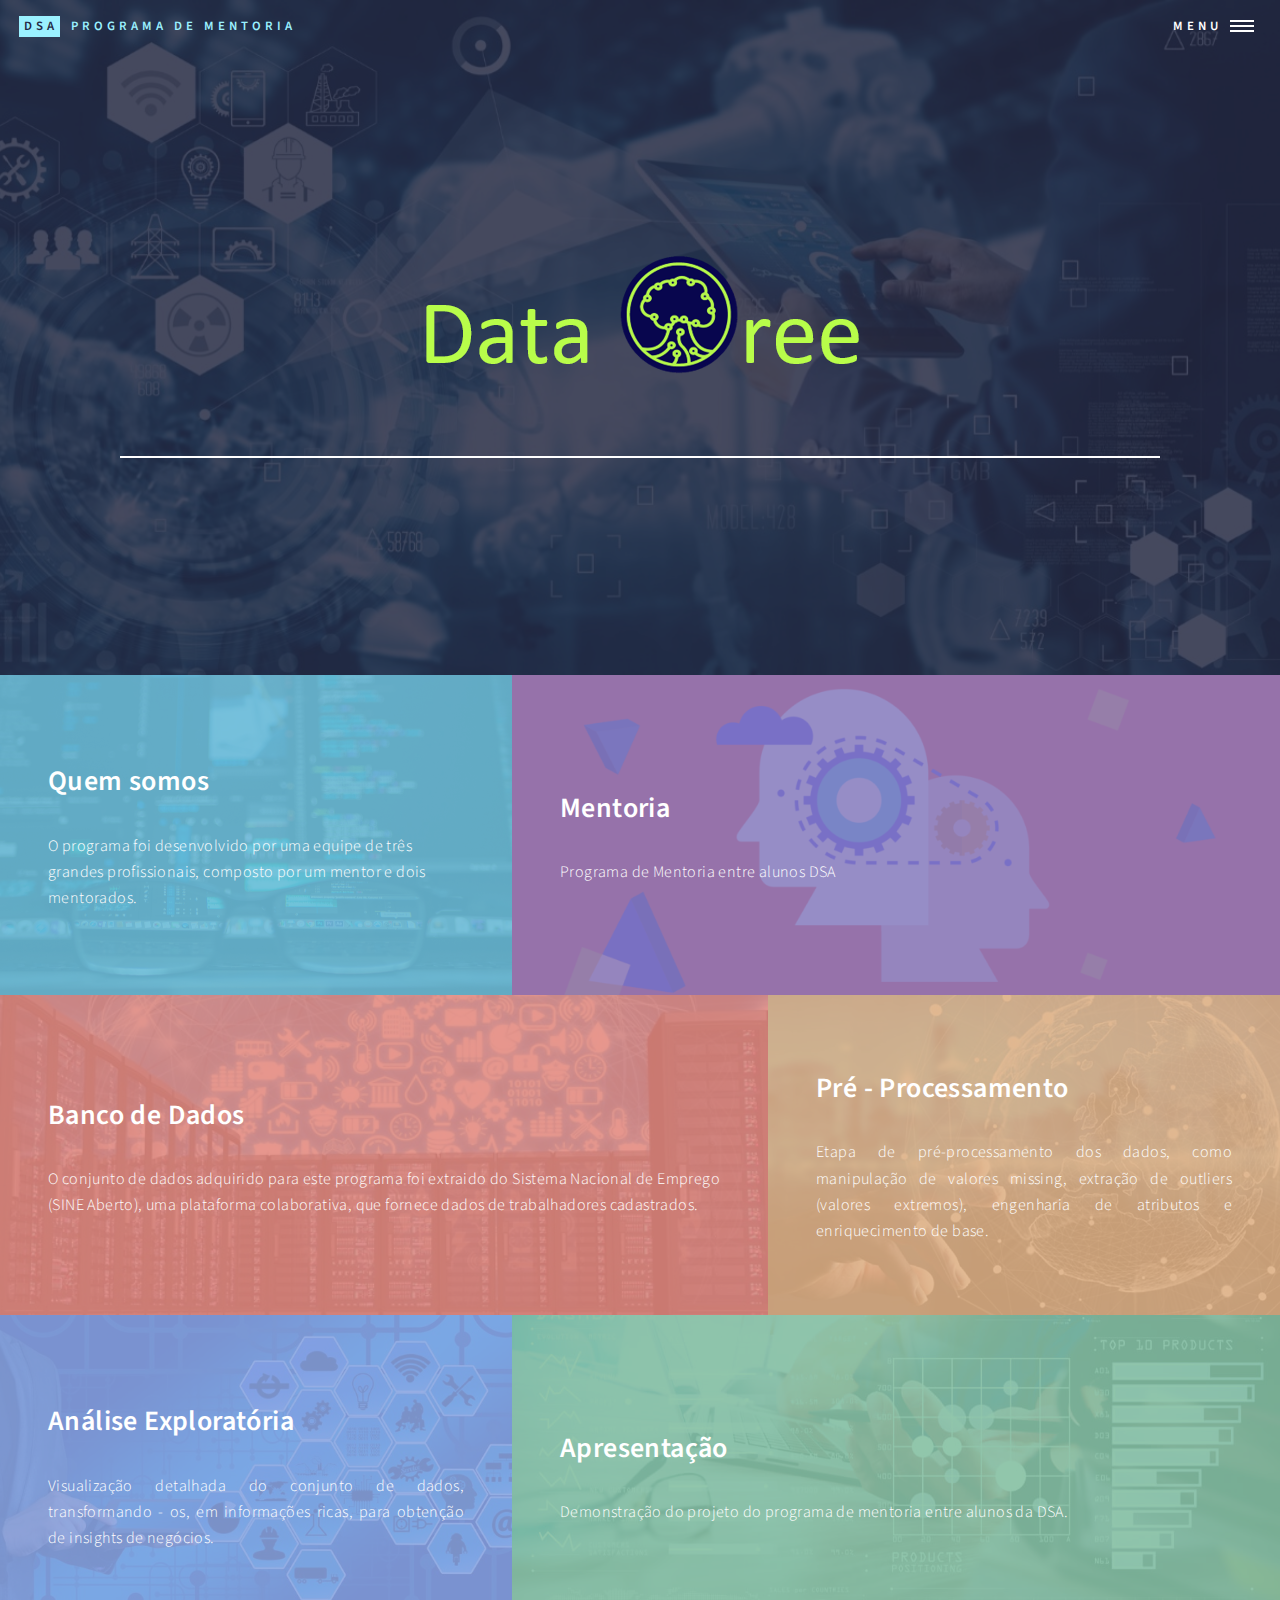
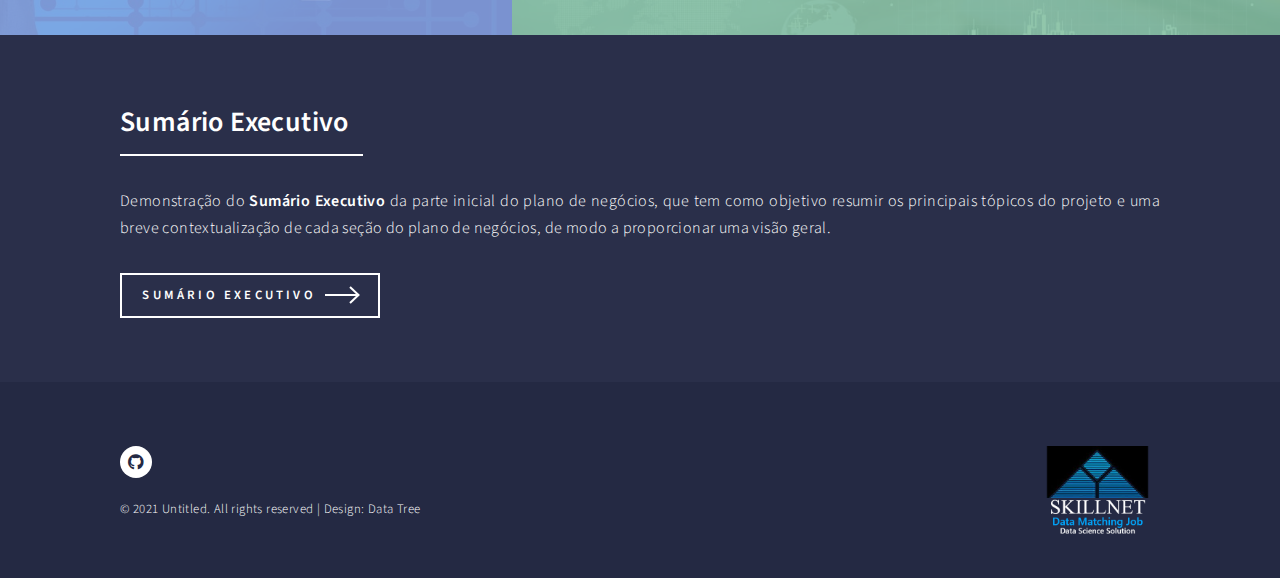
<file: index.html>
<!DOCTYPE HTML>
<!--
	Forty by HTML5 UP
	html5up.net | @ajlkn
	Free for personal and commercial use under the CCA 3.0 license (html5up.net/license)
-->
<html>
	<head>

		<!-- Hotjar Tracking Code for https://dsadatatree.github.io/dsadatatree -->
<script>
    (function(h,o,t,j,a,r){
        h.hj=h.hj||function(){(h.hj.q=h.hj.q||[]).push(arguments)};
        h._hjSettings={hjid:2631101,hjsv:6};
        a=o.getElementsByTagName('head')[0];
        r=o.createElement('script');r.async=1;
        r.src=t+h._hjSettings.hjid+j+h._hjSettings.hjsv;
        a.appendChild(r);
    })(window,document,'https://static.hotjar.com/c/hotjar-','.js?sv=');
</script>

		<meta  http-equiv="X-UA-Compatible"    content="IE=edge,chrome=1">
		<meta   property="og:locale"           content="pt-BR" />
		<meta   property="og:type"             content="website" />
		<meta   property="og:description"      content="Programa de Mentoria Entre Alunos DSA – Turma 2 - Temporada 2021" />
		<meta   property="og:url"              content="https://dsadatatree.github.io/dsadatatree" />
		<meta   property="og:site_name"        content="Data Tree | Programa de Mentoria" />
		<meta   property="og:image"            content="https://raw.githubusercontent.com/dsadatatree/dsadatatree/main/images/234b9c00-4566-4151-8c34-093b06b00909.jpg" />
		<meta   property="og:image:secure_url" content="https://raw.githubusercontent.com/dsadatatree/dsadatatree/main/images/234b9c00-4566-4151-8c34-093b06b00909.jpg" />
		<meta   property="og:type"             content="image/jpg" />



		<title>Data Tree</title>
		<meta charset="utf-8" />
		<meta name="viewport" content="width=device-width, initial-scale=1, user-scalable=no" />
		<link rel="stylesheet" href="assets/css/main.css" />
		<noscript><link rel="stylesheet" href="assets/css/noscript.css" /></noscript>
	</head>
	<body class="is-preload">

		<!-- Wrapper -->
			<div id="wrapper">

				<!-- Header -->
					<header id="header" class="alt">
						<a href="index.html" class="logo"><strong>DSA</strong> <span>Programa de Mentoria</span></a>
						<nav>
							<a href="#menu">Menu</a>
						</nav>
					</header>

				<!-- Menu -->
					<nav id="menu">
						<ul class="links">
							<li><a href="landing.html">Quem Somos</a></li>
							<li><a href="mentoring.html">Programa de Mentoria</a></li>
							<li><a href="Database.html">Banco de Dados</a></li>
							<li><a href="prepocessing.html">Pré Processamento</a></li>
							<li><a href="exploratory_analysis.html">Análise Exploratória</a></li>
						</ul>
						<ul class="actions stacked">
							<li><a href="summary.html" class="button primary fit">Sumário Executivo</a></li>
						</ul>
					</nav>

				<!-- Banner -->
					<section id="banner" class="major">
						<div class="inner">
							<header class="major">
								<center><img src="images/logo1.png"  alt="" /></center>
							
							</header>
							
						</div>
					</section>

				<!-- Main -->
					<div id="main">

						<!-- One -->
							<section id="one" class="tiles">
								<article>
									<span class="image">
										<img src="images/pic03.jpg" alt="" />
									</span>
									<header>
										<h3><a href="landing.html" class="link">Quem somos</a></h3>
										<p>O programa foi desenvolvido por uma equipe de três grandes profissionais, composto por
											um mentor e dois mentorados.

										</p>
									</header>
								</article>
								<article>
									<span class="image">
										<img src="images/Programa-de-Mentoria-Entre-os-Alunos-DSA.png" alt="" />
									</span>
									<header >
										<h3><a href="mentoring.html" class="link">Mentoria</a></h3>
										<p>Programa de Mentoria entre alunos DSA</p>
									</header>
								</article>

								<article>
									<span class="image">
										<img src="images/pic05.jpg" alt="" />
									</span>
									<header >
										<h3><a href="Database.html" class="link">Banco de Dados</a></h3>
										<p style="text-align: justify;"> O conjunto de dados adquirido para este programa foi extraido do Sistema Nacional de Emprego 
											(SINE Aberto), uma plataforma colaborativa, que fornece dados de trabalhadores cadastrados. </p>
									</header>
								</article>


								<article>
									<span class="image">
										<img src="images/pic02.jpg" alt="" />
									</span>
									<header >
										<h3><a href="prepocessing.html" class="link">Pré - Processamento</a></h3>
										<p style="text-align: justify;">Etapa de pré-processamento dos dados, como 
											manipulação de valores missing, extração de outliers (valores extremos), engenharia de 
											atributos e enriquecimento de base.
										</p>

								</article>
								

								<article>
									<span class="image">
										<img src="images/pic06.jpg" alt="" />
									</span>
									<header >
										<h3><a  href="exploratory_analysis.html" class="link">Análise Exploratória</a></h3>
										<p style="text-align: justify;">Visualização detalhada do conjunto de dados, transformando - os,
										em informações ricas, para obtenção de insights de negócios.</p>
									</header>
								</article>

								<article>
									<span class="image">
										<img src="images/pic04.jpg" alt="" />
									</span>
									<header >
										<h3><a target="_blank" href="Mentoria DSA 2021 - Time DataTree.pdf#glossary" class="link">Apresentação</a></h3>
										<p style="text-align: justify;">Demonstração do projeto do programa de mentoria entre alunos da DSA.  </p>
									</header>
								</article>
							</section>

						<!-- Two -->
							<section id="two">
								<div class="inner">
									<header class="major">
										<h2>Sumário Executivo</h2>
									</header>
									<p style="text-align: justify;">Demonstração do <b>Sumário Executivo</b> da parte inicial do plano de negócios, 
										que tem como objetivo resumir os principais tópicos do projeto e uma breve contextualização de 
										cada seção do plano de negócios, de modo a proporcionar uma visão geral.</p>
									<ul class="actions">
										<li><a href="summary.html" class="button next">Sumário Executivo</a></li>
									</ul>
								</div>
							</section>

					</div>

				

			<!-- Footer -->
			<footer id="footer">
				<div class="inner">
					
					<a target="_blank" href="https://github.com/dsadatatree/dsadatatree" class="icon brands alt fa-github"><span class="label">GitHub</span></a></li>
						<img ALIGN=RIGHT src="images/startup.png"  width= 12% alt="" />
					</ul>
					<ul class="copyright">	</br>							
						&copy; 2021 Untitled. All rights reserved | Design: Data Tree</li></ul>
				</div>
			</footer>

	</div>

		<!-- Scripts -->
			<script src="assets/js/jquery.min.js"></script>
			<script src="assets/js/jquery.scrolly.min.js"></script>
			<script src="assets/js/jquery.scrollex.min.js"></script>
			<script src="assets/js/browser.min.js"></script>
			<script src="assets/js/breakpoints.min.js"></script>
			<script src="assets/js/util.js"></script>
			<script src="assets/js/main.js"></script>

	</body>
</html>
</file>
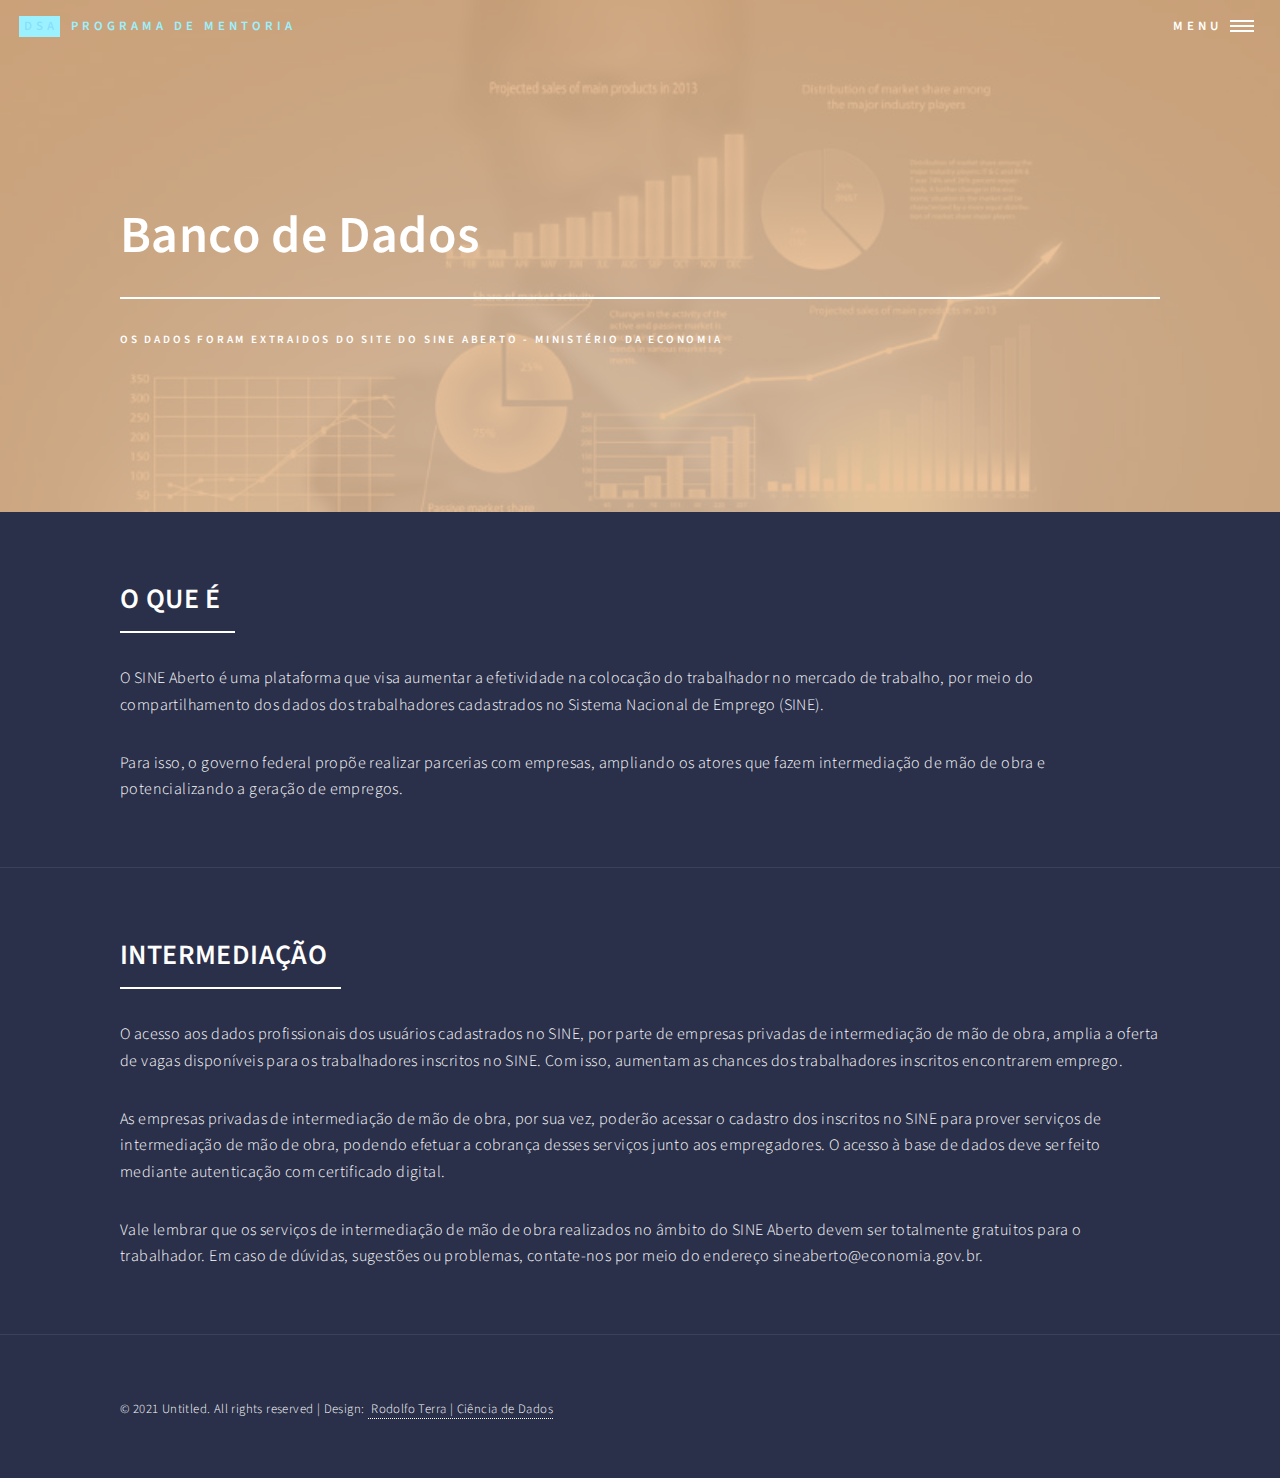
<file: bancodedados.html>
<!DOCTYPE HTML>
<!--
	Forty by HTML5 UP
	html5up.net | @ajlkn
	Free for personal and commercial use under the CCA 3.0 license (html5up.net/license)
-->
<html>
	<head>
		<title>Data Tre</title>
		<meta charset="utf-8" />
		<meta name="viewport" content="width=device-width, initial-scale=1, user-scalable=no" />
		<link rel="stylesheet" href="assets/css/main.css" />
		<noscript><link rel="stylesheet" href="assets/css/noscript.css" /></noscript>
	</head>
	<body class="is-preload">

		<!-- Wrapper -->
			<div id="wrapper">

				<!-- Header -->
				<!-- Note: The "styleN" class below should match that of the banner element. -->
					<header id="header" class="alt style2">
						<a href="index.html" class="logo"><strong>DSA</strong> <span>Programa de Mentoria</span></a>
						<nav>
							<a href="#menu">Menu</a>
						</nav>
					</header>

				<!-- Menu -->
					<nav id="menu">
						<ul class="links">
							<li><a href="index.html">Home</a></li>
							<li><a href="landing.html">Quem Somos</a></li>
							<li><a href="mentoria.html">Mentoria</a></li>
							<li><a href="bancodedados.html">Quem Somos</a></li>
							<li><a href="generic.html">Análise Exploratória</a></li>
							<li><a href="elements.html">Modelo Preditivo</a></li>
						</ul>
						<ul class="actions stacked">
							<li><a href="#" class="button primary fit">Aplicação Web</a></li>
						</ul>
					</nav>

				<!-- Banner -->
				<!-- Note: The "styleN" class below should match that of the header element. -->
					<section id="banner" class="style4">
						<div class="inner">
							<span class="image">
								<img src="images/pic07.jpg" alt="" />
							</span>
							<header class="major">
								<h1>Banco de Dados</h1>
							</header>
							<div class="content">
								<p>Os dados foram extraidos do site do SINE aberto - Ministério da Economia </p>
							</div>
						</div>
					</section>

				<!-- Main -->
					<div id="main">

						<!-- One -->
							<section id="one">
								<div class="inner">
									<header class="major">
										<h2>O QUE É</h2>
									</header>
									<p>O SINE Aberto é uma plataforma que visa aumentar a efetividade na colocação do
										trabalhador no mercado de trabalho, por meio do compartilhamento dos dados dos
										trabalhadores cadastrados no Sistema Nacional de Emprego (SINE).</p>
									<p>Para isso, o governo federal propõe realizar parcerias com empresas,
										ampliando os atores que fazem intermediação de mão de obra e potencializando
										a geração de empregos.</p>
								</div>
							</section>

						<!-- Two -->
						<section id="two">
							<div class="inner">
								<header class="major">
									<h2>INTERMEDIAÇÃO</h2>
								</header>
									<p>O acesso aos dados profissionais dos usuários cadastrados no SINE, por parte
										de empresas privadas de intermediação de mão de obra, amplia a oferta de vagas
										disponíveis para os trabalhadores inscritos no SINE. Com isso, aumentam as chances
										dos trabalhadores inscritos encontrarem emprego.</p>
									<p>		
										As empresas privadas de intermediação de mão de obra, por sua vez, poderão acessar
										o cadastro dos inscritos no SINE para prover serviços de intermediação de
										mão de obra, podendo efetuar a cobrança desses serviços junto aos empregadores.
										O acesso à base de dados deve ser feito mediante autenticação com certificado
										digital.</p>
									<p>			
										Vale lembrar que os serviços de intermediação de mão de obra realizados
										no âmbito do SINE Aberto devem ser totalmente gratuitos para o trabalhador.
										Em caso de dúvidas, sugestões ou problemas, contate-nos por meio do endereço
										sineaberto@economia.gov.br.</p>
								</div>
						</section>
										

				<!-- Footer -->
					<footer id="footer">
						<div class="inner">
							
							<ul class="copyright">
								&copy; 2021 Untitled. All rights reserved | Design: <a href="http://www.rodolfoterra.com"> &nbsp;Rodolfo Terra | Ciência de Dados</a></li>							</ul>
						</div>
					</footer>

			</div>

		<!-- Scripts -->
			<script src="assets/js/jquery.min.js"></script>
			<script src="assets/js/jquery.scrolly.min.js"></script>
			<script src="assets/js/jquery.scrollex.min.js"></script>
			<script src="assets/js/browser.min.js"></script>
			<script src="assets/js/breakpoints.min.js"></script>
			<script src="assets/js/util.js"></script>
			<script src="assets/js/main.js"></script>

	</body>
</html>
</file>
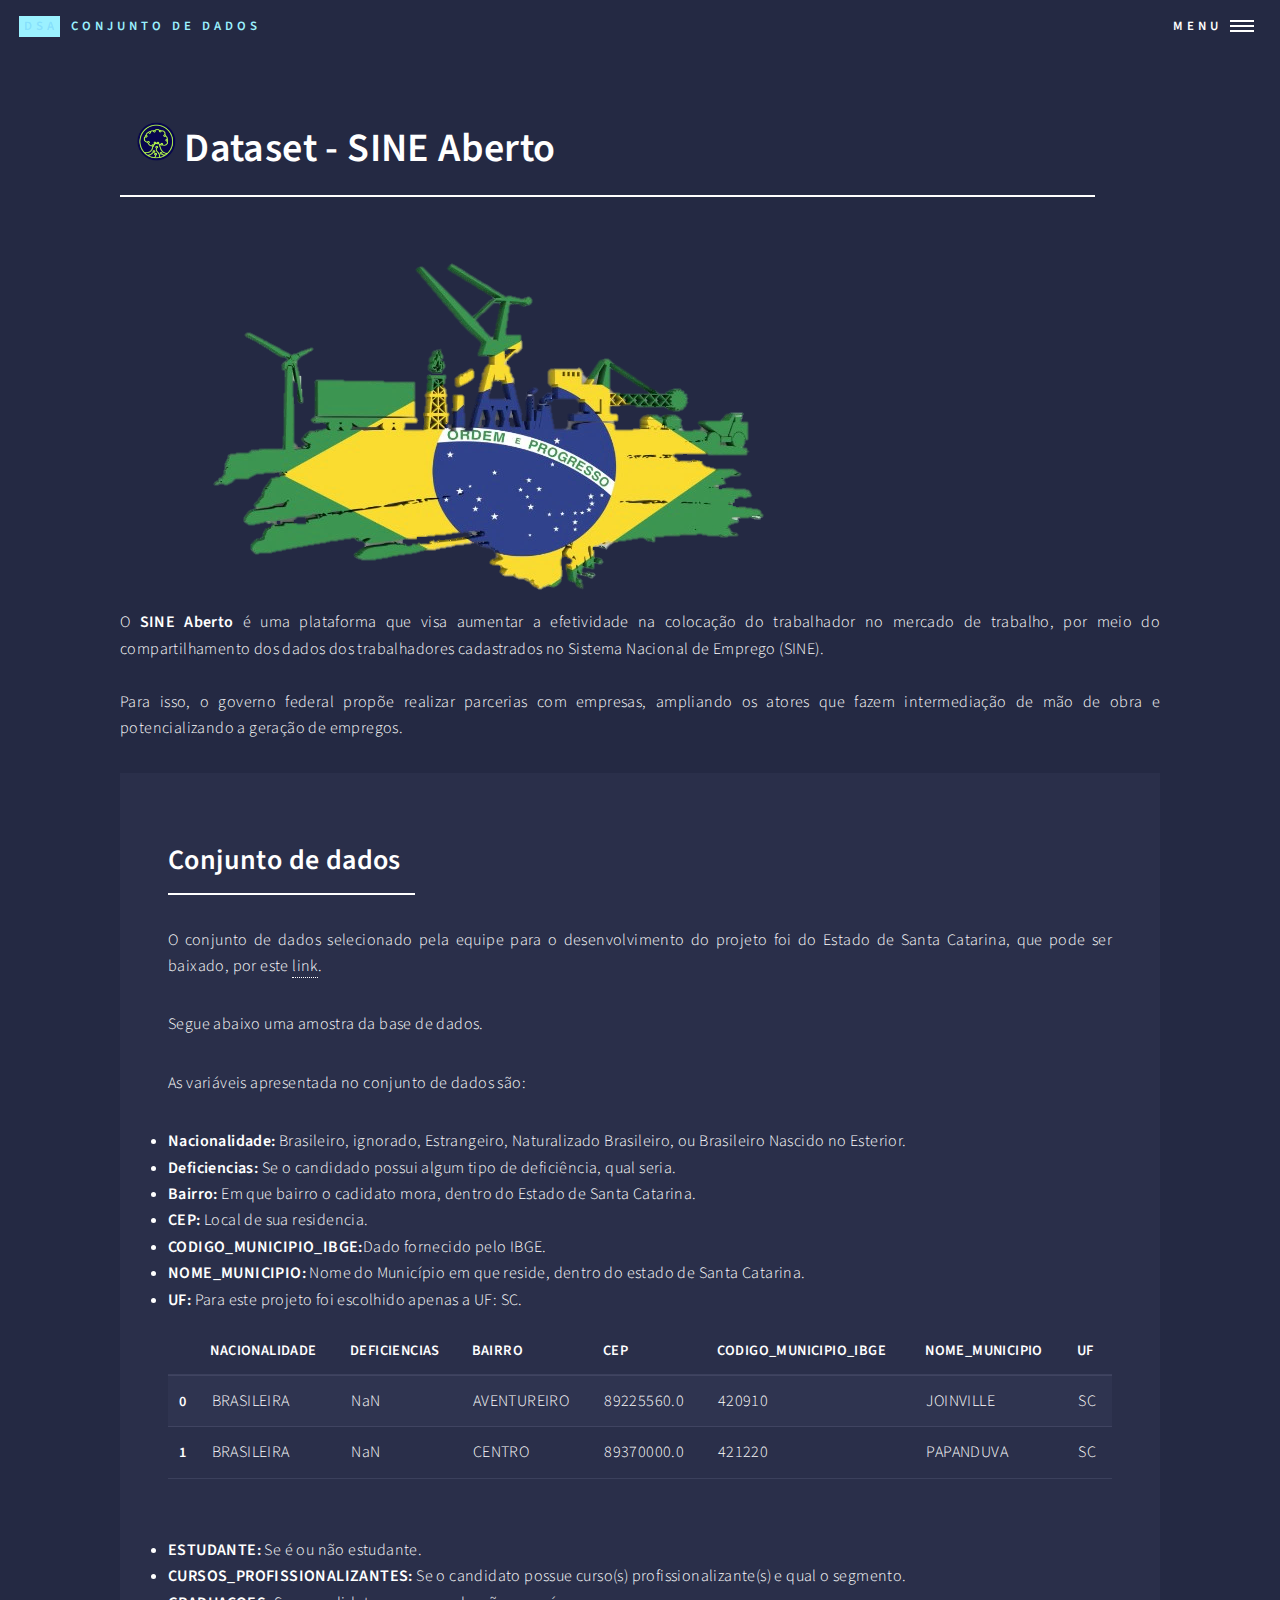
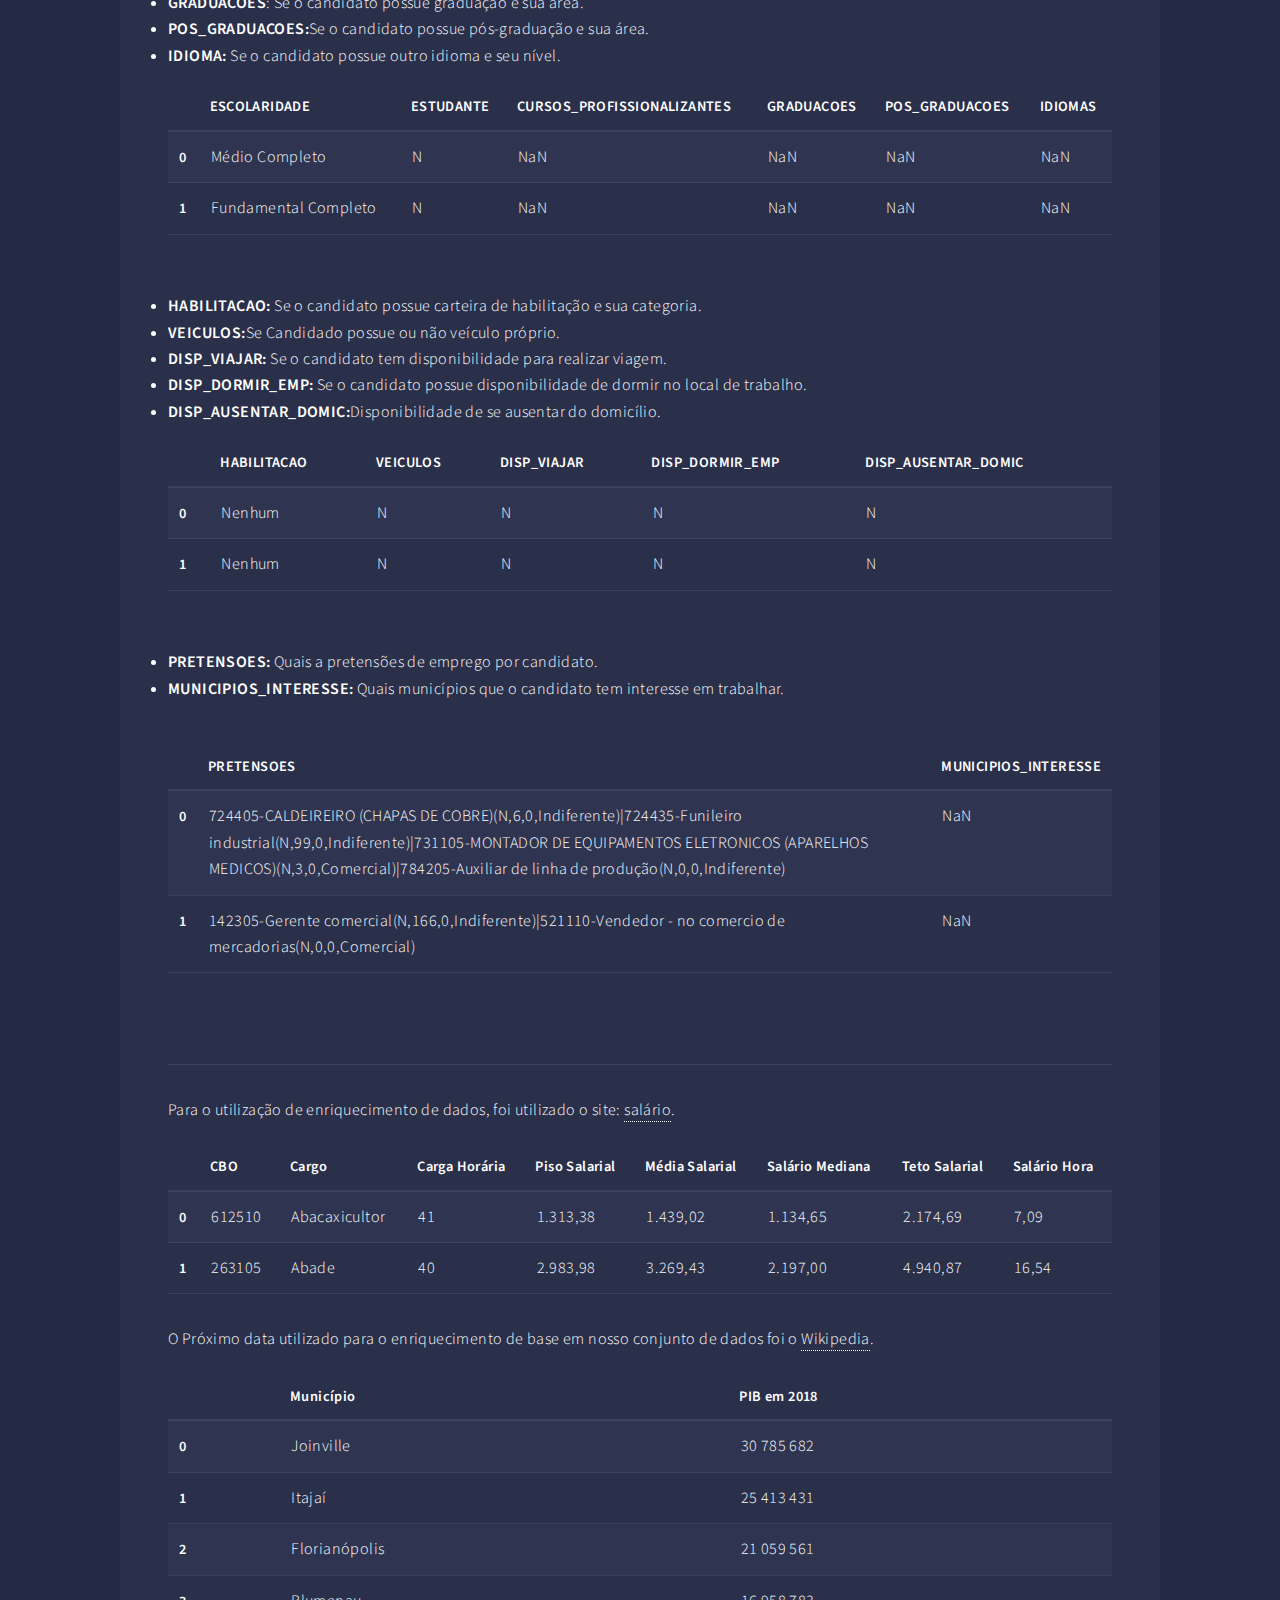
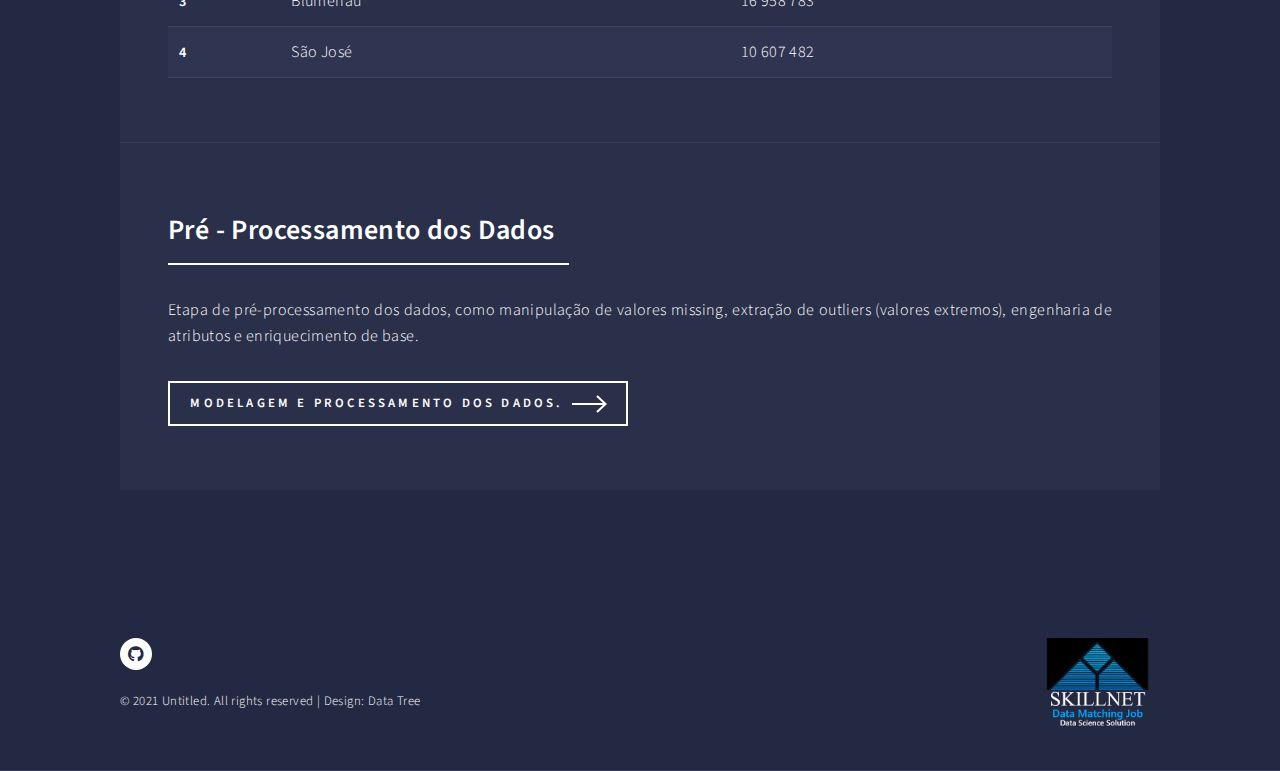
<file: Database.html>
<!DOCTYPE HTML>
<!--
	Forty by HTML5 UP
	html5up.net | @ajlkn
	Free for personal and commercial use under the CCA 3.0 license (html5up.net/license)
-->
<html>
	<head>
		<title>Data Tre</title>
		<meta charset="utf-8" />
		<meta name="viewport" content="width=device-width, initial-scale=1, user-scalable=no" />
		<link rel="stylesheet" href="assets/css/main.css" />
		<noscript><link rel="stylesheet" href="assets/css/noscript.css" /></noscript>
	</head>
	<body class="is-preload">

		<!-- Wrapper -->
			<div id="wrapper">

				<!-- Header -->
				<!-- Note: The "styleN" class below should match that of the banner element. -->
					<header id="header" class="alt style2">
						<a href="index.html" class="logo"><strong>DSA</strong> <span>Conjunto de Dados</span></a>
						<nav>
							<a href="#menu">Menu</a>
						</nav>
					</header>

				<!-- Menu -->
				<nav id="menu">
					<ul class="links">
						<li><a href="index.html">Home</a></li>
						<li><a href="landing.html">Quem Somos</a></li>
						<li><a href="mentoring.html">Programa de Mentoria</a></li>
						<li><a href="prepocessing.html">Pré Processamento</a></li>
						<li><a href="exploratory_analysis.html">Análise Exploratória</a></li>
					</ul>
					<ul class="actions stacked">
						<li><a href="summary.html" class="button primary fit">Sumário Executivo</a></li>
					</ul>
				</nav>

				<!-- Banner -->
				<!-- Main -->
				<div id="main" class="alt">

					<!-- One -->
						<section id="one">
							<div class="inner">
								<header class="major">
									<h1>&nbsp;&nbsp;<img src="images/logo.png" width= 4% alt="" />&nbsp;Dataset - SINE Aberto</h1>
								</header>
								<span ><img src="images/pic11.png" alt="" /></span>
								<p style="text-align: justify;">O <b> SINE Aberto</b> é uma plataforma que visa aumentar a efetividade na 
									colocação do trabalhador no mercado de trabalho, por meio do compartilhamento dos dados dos 
									trabalhadores cadastrados no Sistema Nacional de Emprego (SINE).</br></br>
									Para isso, o governo federal propõe realizar parcerias com empresas, ampliando os atores que fazem 
									intermediação de mão de obra e potencializando a geração de empregos.</p>

				<!-- Main -->
					<div id="main">

						<!-- One -->
							<section id="one">
								<div class="inner">
									<header class="major">
										<h2>Conjunto de dados</h2>
									</header>
									
									<p style="text-align: justify;">O conjunto de dados selecionado pela equipe para o desenvolvimento do projeto 
										foi do Estado de Santa Catarina,  que pode ser baixado, por este <a href="https://sineaberto.economia.gov.br/#/dados-abertos">link</a>.
									</p>
									<p style="text-align: justify;">Segue abaixo uma amostra da base de dados.</p>
									 <p style="text-align: justify;">As variáveis apresentada no conjunto de dados são:</br>

										<li><b>Nacionalidade:</b> Brasileiro, ignorado, Estrangeiro, Naturalizado Brasileiro, ou Brasileiro Nascido no Esterior.</li>
										<li><b>Deficiencias:</b> Se o candidado possui algum tipo de deficiência, qual seria. </li>
										<li><b>Bairro:</b> Em que bairro o cadidato mora, dentro do Estado de Santa Catarina.</li>
										<li><b>CEP:</b> Local de sua residencia.</li>
										<li><b>CODIGO_MUNICIPIO_IBGE:</b>Dado fornecido pelo IBGE.</li>
										<li><b>NOME_MUNICIPIO:</b> Nome do Município em que reside, dentro do estado de Santa Catarina. </li>
										<li><b>UF:</b> Para este projeto foi escolhido apenas a UF: SC.</li>
									</br>


									 <table border="1" class="dataframe">
										<thead>
										  <tr style="text-align: right;">
											<th></th>
											<th>NACIONALIDADE</th>
											<th>DEFICIENCIAS</th>
											<th>BAIRRO</th>
											<th>CEP</th>
											<th>CODIGO_MUNICIPIO_IBGE</th>
											<th>NOME_MUNICIPIO</th>
											<th>UF</th>
										  </tr>
										</thead>
										<tbody>
										  <tr>
											<th>0</th>
											<td>BRASILEIRA</td>
											<td>NaN</td>
											<td>AVENTUREIRO</td>
											<td>89225560.0</td>
											<td>420910</td>
											<td>JOINVILLE</td>
											<td>SC</td>
										  </tr>
										  <tr>
											<th>1</th>
											<td>BRASILEIRA</td>
											<td>NaN</td>
											<td>CENTRO</td>
											<td>89370000.0</td>
											<td>421220</td>
											<td>PAPANDUVA</td>
											<td>SC</td>
										  </tr>
										</tbody>
									  </table>

									</br>
									<li><b>	ESTUDANTE:</b> Se é ou não estudante.</li>
										<li><b>CURSOS_PROFISSIONALIZANTES: </b>Se o candidato possue curso(s) profissionalizante(s) e qual o segmento. </li>
										<li><b>GRADUACOES</b>: Se o candidato possue graduação e sua área. </li>
										<li><b>POS_GRADUACOES:</b>Se o candidato possue pós-graduação e sua área.</li>
										<li><b>IDIOMA: </b> Se o candidato possue outro idioma e seu nível.</li>
									</br>


									  <table border="1" class="dataframe">
										<thead>
										  <tr style="text-align: right;">
											<th></th>
											<th>ESCOLARIDADE</th>
											<th>ESTUDANTE</th>
											<th>CURSOS_PROFISSIONALIZANTES</th>
											<th>GRADUACOES</th>
											<th>POS_GRADUACOES</th>
											<th>IDIOMAS</th>
										  </tr>
										</thead>
										<tbody>
										  <tr>
											<th>0</th>
											<td>Médio Completo</td>
											<td>N</td>
											<td>NaN</td>
											<td>NaN</td>
											<td>NaN</td>
											<td>NaN</td>
										  </tr>
										  <tr>
											<th>1</th>
											<td>Fundamental Completo</td>
											<td>N</td>
											<td>NaN</td>
											<td>NaN</td>
											<td>NaN</td>
											<td>NaN</td>
										  </tr>
										</tbody>
									  </table>

									</br>

									<li><b>HABILITACAO: </b> Se o candidato possue carteira de habilitação e sua categoria.</li>
									<li><b>VEICULOS:</b>Se Candidado possue ou não veículo próprio. </li>
										<li><b>DISP_VIAJAR: </b>Se o candidato tem disponibilidade para realizar viagem.</li>
										<li><b>DISP_DORMIR_EMP: </b>Se o candidato possue disponibilidade de dormir no local de trabalho.</li>
										<li><b>DISP_AUSENTAR_DOMIC:</b>Disponibilidade de se ausentar do domicílio. </li>
									</br>

									  <table border="1" class="dataframe">
										<thead>
										  <tr style="text-align: right;">
											<th></th>
											<th>HABILITACAO</th>
											<th>VEICULOS</th>
											<th>DISP_VIAJAR</th>
											<th>DISP_DORMIR_EMP</th>
											<th>DISP_AUSENTAR_DOMIC</th>
										  </tr>
										</thead>
										<tbody>
										  <tr>
											<th>0</th>
											<td>Nenhum</td>
											<td>N</td>
											<td>N</td>
											<td>N</td>
											<td>N</td>
										  </tr>
										  <tr>
											<th>1</th>
											<td>Nenhum</td>
											<td>N</td>
											<td>N</td>
											<td>N</td>
											<td>N</td>
										  </tr>
										</tbody>
									  </table>

									</br>
									<li><b>PRETENSOES: </b>Quais a pretensões de emprego por candidato.</li>
									<li><b>MUNICIPIOS_INTERESSE: </b>Quais municípios que o candidato tem interesse em trabalhar.</li></br>
								</br>
									  <table border="1" class="dataframe">
										<thead>
										  <tr style="text-align: right;">
											<th></th>
											<th>PRETENSOES</th>
											<th>MUNICIPIOS_INTERESSE</th>
										  </tr>
										</thead>
										<tbody>
										  <tr>
											<th>0</th>
											<td>724405-CALDEIREIRO (CHAPAS DE COBRE)(N,6,0,Indiferente)|724435-Funileiro industrial(N,99,0,Indiferente)|731105-MONTADOR DE EQUIPAMENTOS ELETRONICOS (APARELHOS MEDICOS)(N,3,0,Comercial)|784205-Auxiliar de linha de produção(N,0,0,Indiferente)</td>
											<td>NaN</td>
										  </tr>
										  <tr>
											<th>1</th>
											<td>142305-Gerente comercial(N,166,0,Indiferente)|521110-Vendedor - no comercio de mercadorias(N,0,0,Comercial)</td>
											<td>NaN</td>
										  </tr>
										</tbody>
									  </table>
									</br>
									<hr />

								 
										
										
										
										Para o utilização de enriquecimento de dados, foi utilizado o site:
										<a href="https://www.salario.com.br/tabela-salarial/" target="_blank">salário</a>.</p>

										<table border="1" class="dataframe">
											<thead>
											  <tr style="text-align: right;">
												<th></th>
												<th>CBO</th>
												<th>Cargo</th>
												<th>Carga Horária</th>
												<th>Piso Salarial</th>
												<th>Média Salarial</th>
												<th>Salário Mediana</th>
												<th>Teto Salarial</th>
												<th>Salário Hora</th>
											  </tr>
											</thead>
											<tbody>
											  <tr>
												<th>0</th>
												<td>612510</td>
												<td>Abacaxicultor</td>
												<td>41</td>
												<td>1.313,38</td>
												<td>1.439,02</td>
												<td>1.134,65</td>
												<td>2.174,69</td>
												<td>7,09</td>
											  </tr>
											  <tr>
												<th>1</th>
												<td>263105</td>
												<td>Abade</td>
												<td>40</td>
												<td>2.983,98</td>
												<td>3.269,43</td>
												<td>2.197,00</td>
												<td>4.940,87</td>
												<td>16,54</td>
											  </tr>
											</tbody>
										  </table>

										  <p style="text-align: justify;">O Próximo data utilizado para o enriquecimento de base 
										em nosso conjunto de dados foi o <a href="https://pt.wikipedia.org/wiki/Lista_de_munic%C3%ADpios_de_Santa_Catarina_por_PIB" target="_blank">Wikipedia</a>.</p>

										<table border="1" class="dataframe">
											<thead>
											  <tr style="text-align: right;">
												<th></th>
												<th>Município</th>
												<th>PIB em 2018</th>
											  </tr>
											</thead>
											<tbody>
											  <tr>
												<th>0</th>
												<td>Joinville</td>
												<td>30 785 682</td>
											  </tr>
											  <tr>
												<th>1</th>
												<td>Itajaí</td>
												<td>25 413 431</td>
											  </tr>
											  <tr>
												<th>2</th>
												<td>Florianópolis</td>
												<td>21 059 561</td>
											  </tr>
											  <tr>
												<th>3</th>
												<td>Blumenau</td>
												<td>16 958 783</td>
											  </tr>
											  <tr>
												<th>4</th>
												<td>São José</td>
												<td>10 607 482</td>
											  </tr>
											</tbody>
										  </table>





									 

















										
								</div>
							</section>

						

						<!-- Three -->
							<section id="three">
								<div class="inner">
									<header class="major">
										<h2>Pré - Processamento dos Dados</h2>
									</header>
									<p style="text-align: justify;">Etapa de pré-processamento dos dados, como 
										manipulação de valores missing, extração de outliers (valores extremos), engenharia de 
										atributos e enriquecimento de base.</p>
									<ul class="actions">
										<li><a href="prepocessing.html" class="button next">Modelagem e Processamento dos Dados.</a></li>
									</ul>
								</div>
							</section>

					</div>
					</div>

				

				<!-- Footer -->
				<div id="wrapper">

				<footer id="footer">
					<div class="inner">
						
						<a target="_blank" href="https://github.com/dsadatatree/dsadatatree" class="icon brands alt fa-github"><span class="label">GitHub</span></a></li>
							<img ALIGN=RIGHT src="images/startup.png"  width= 12% alt="" />
						</ul>
						<ul class="copyright">	</br>							
							&copy; 2021 Untitled. All rights reserved | Design: Data Tree</li></ul>
					</div>
				</footer>
				</div>

		</div>

		<!-- Scripts -->
			<script src="assets/js/jquery.min.js"></script>
			<script src="assets/js/jquery.scrolly.min.js"></script>
			<script src="assets/js/jquery.scrollex.min.js"></script>
			<script src="assets/js/browser.min.js"></script>
			<script src="assets/js/breakpoints.min.js"></script>
			<script src="assets/js/util.js"></script>
			<script src="assets/js/main.js"></script>

	</body>
</html>
</file>
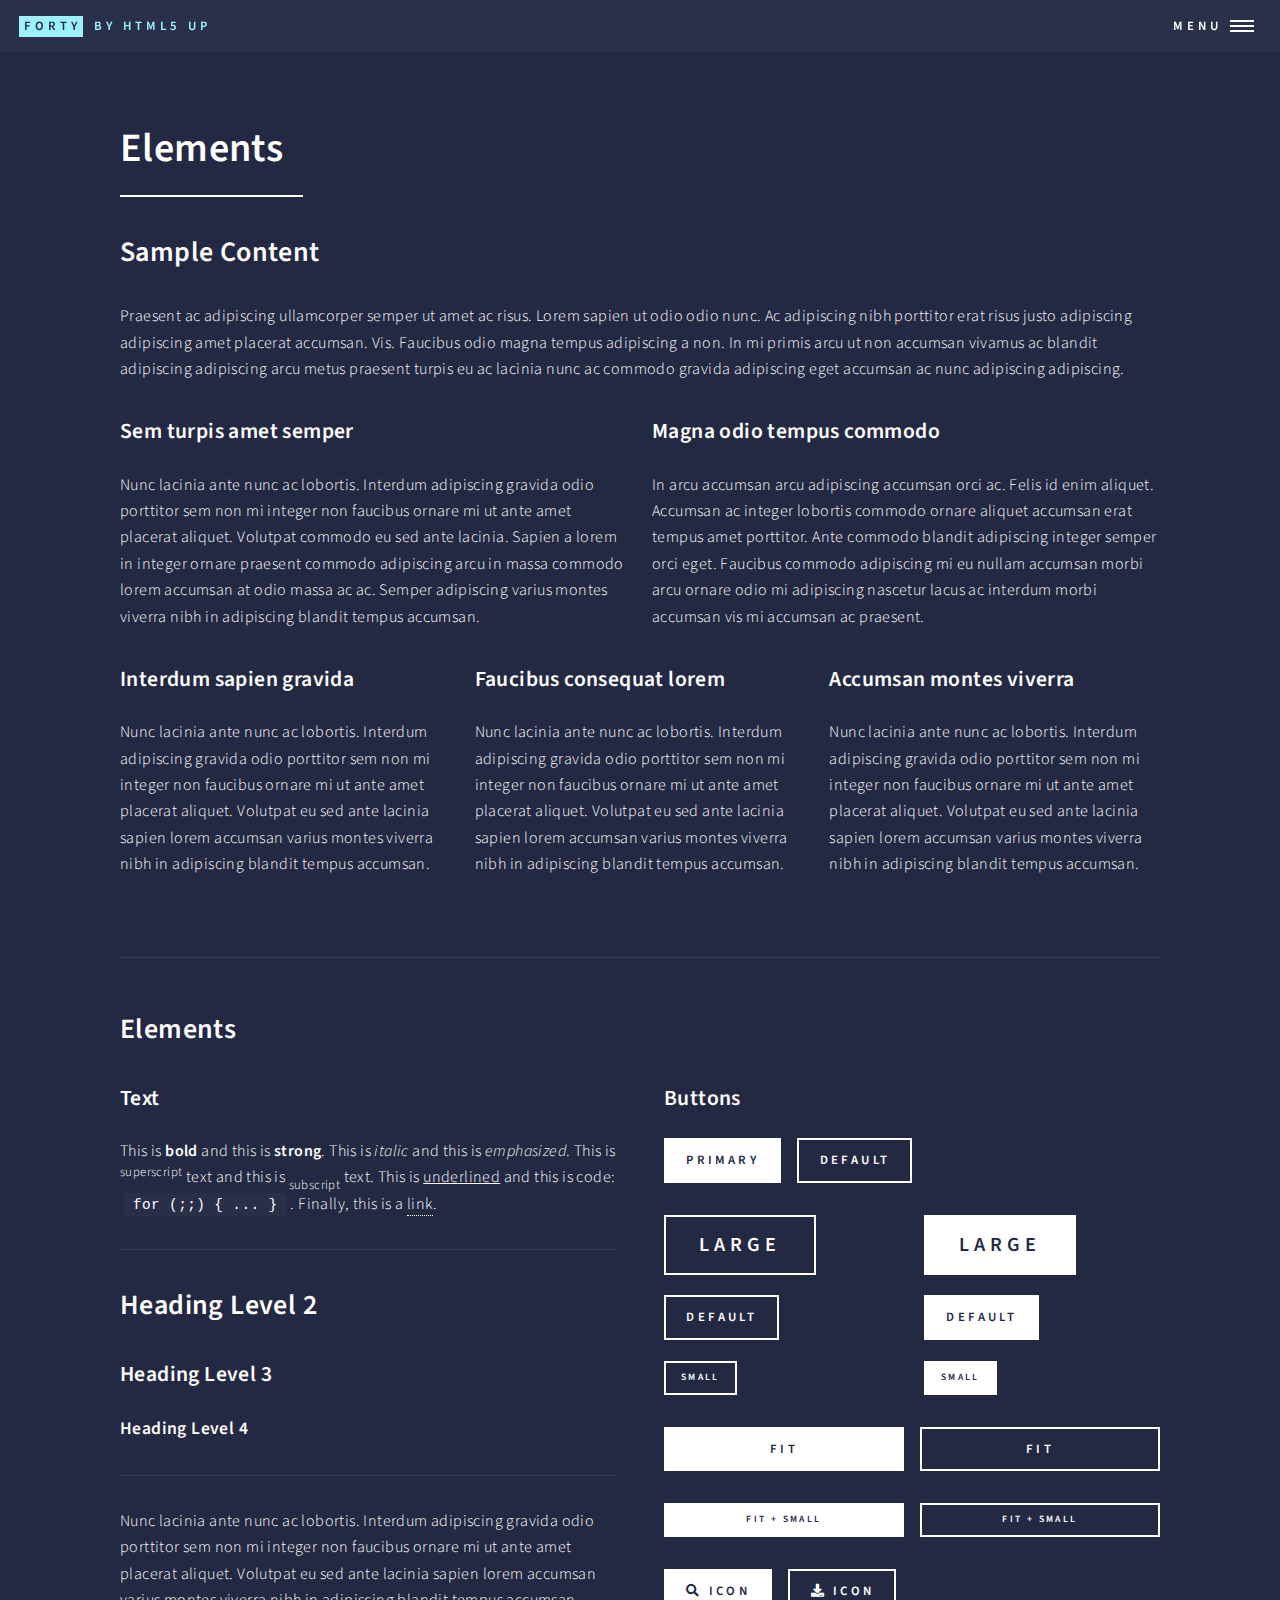
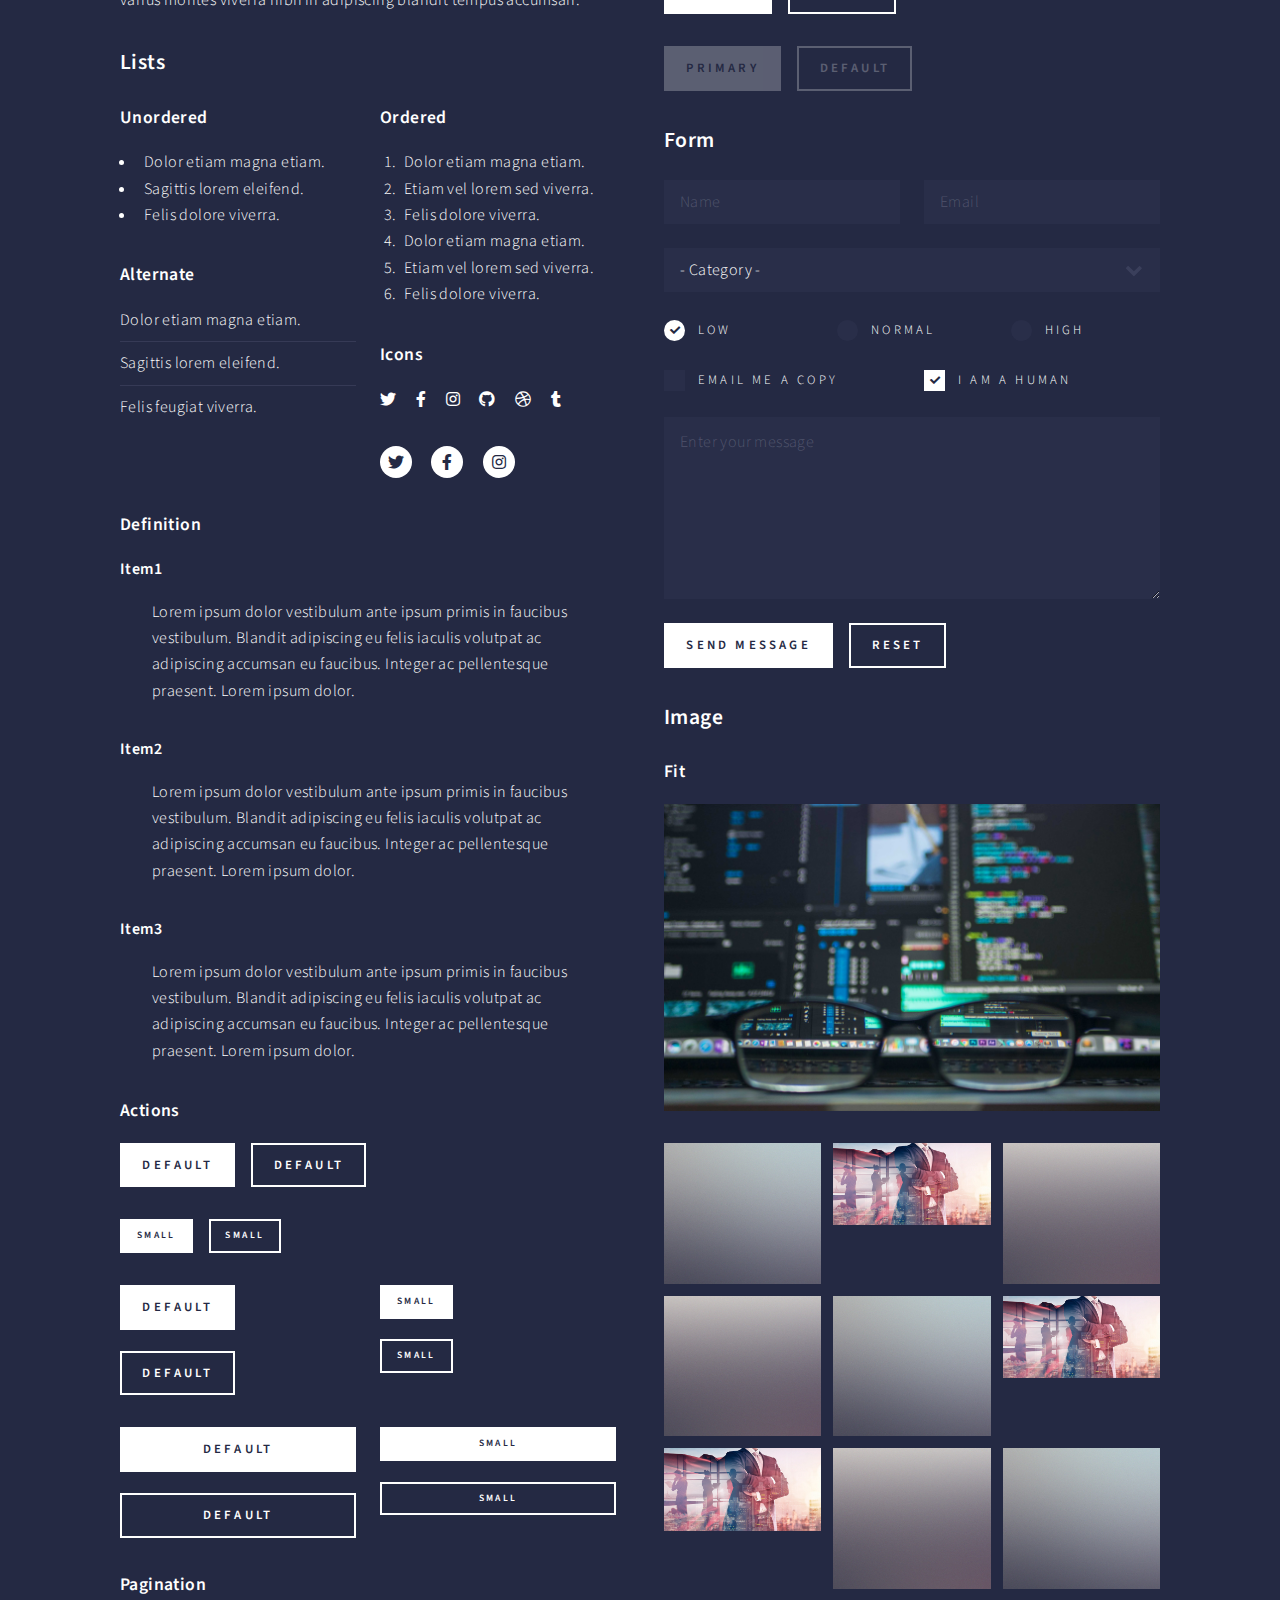
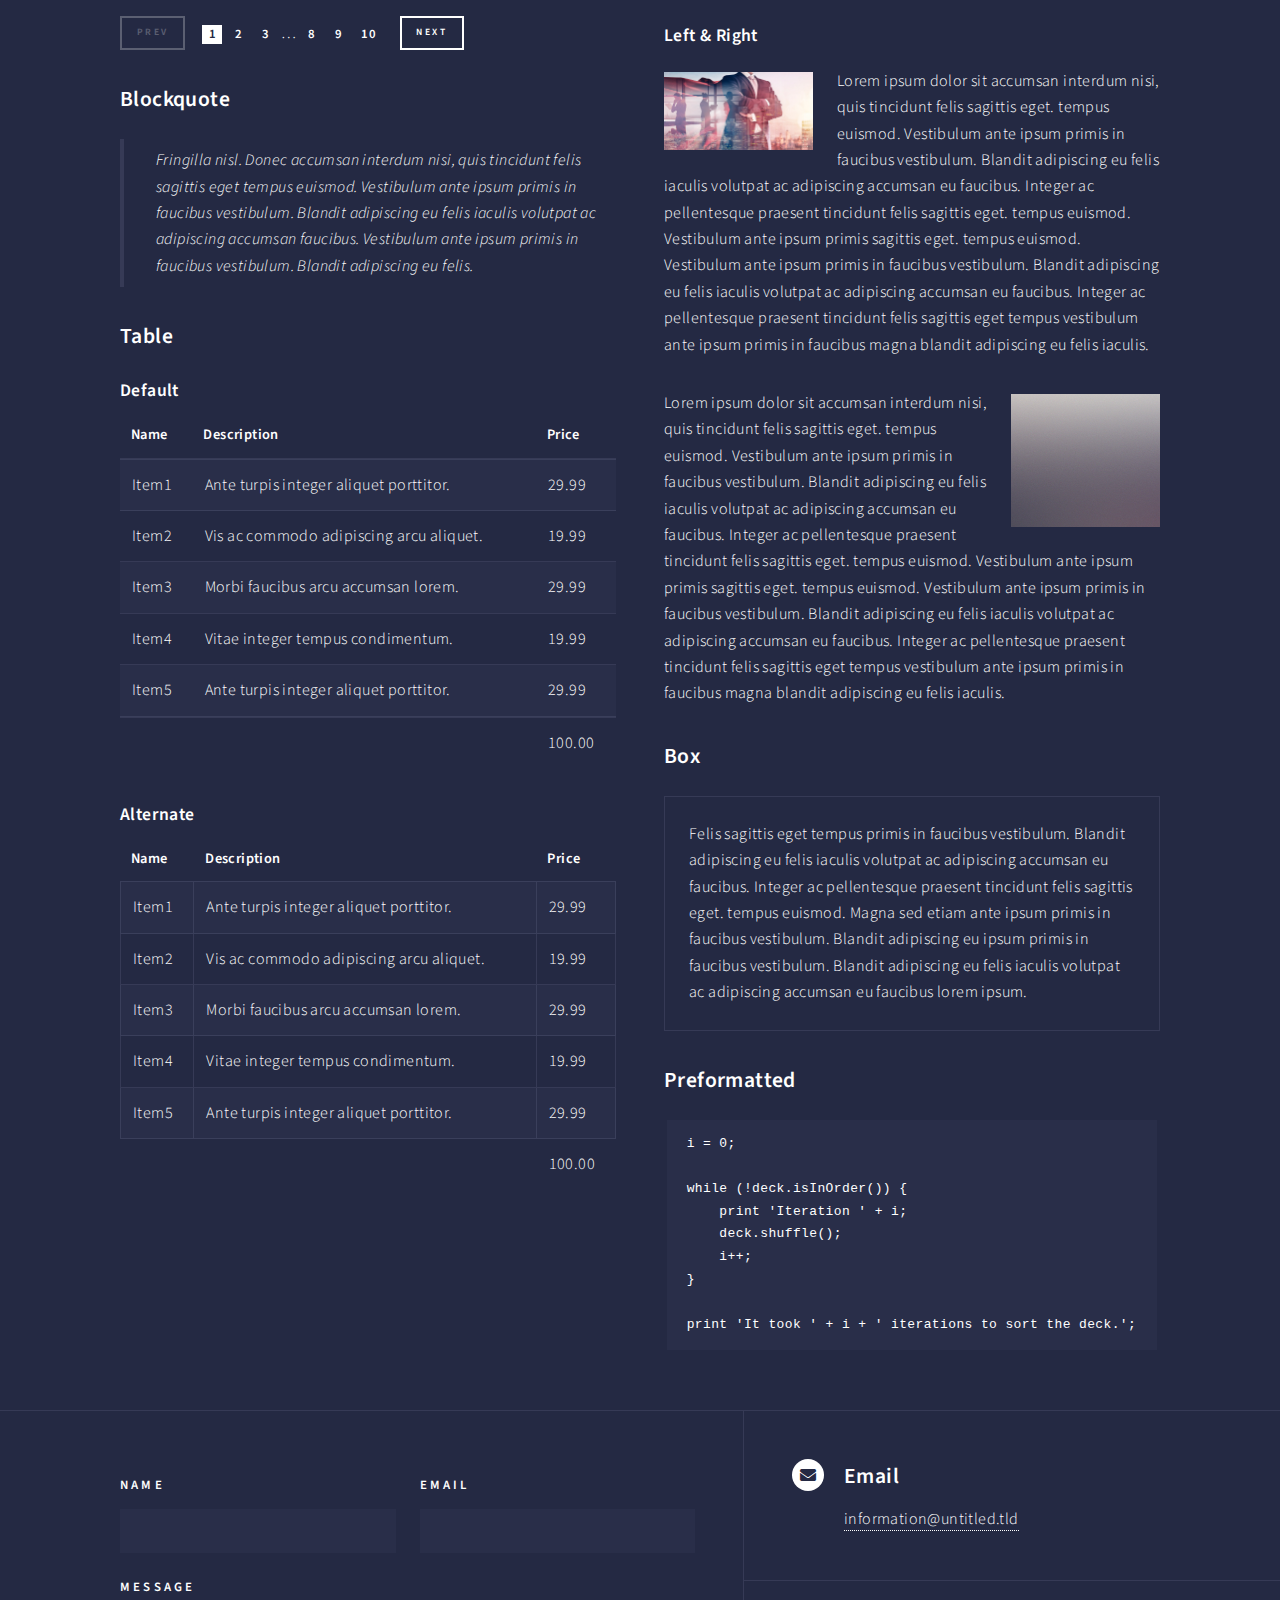
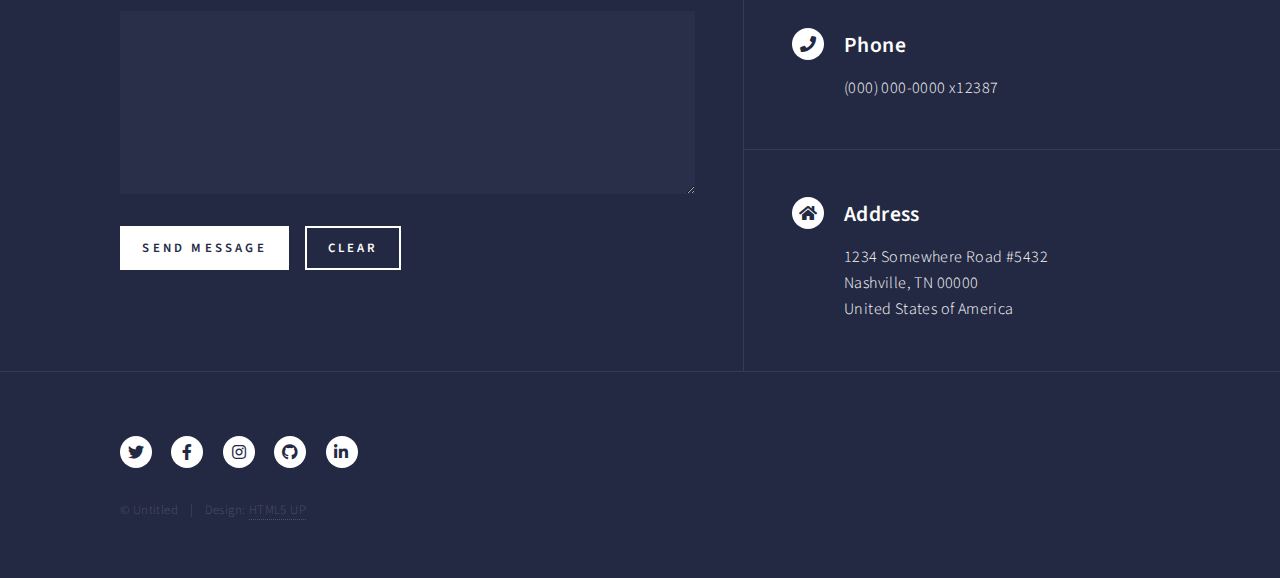
<file: elements.html>
<!DOCTYPE HTML>

<html>
	<head>
		<title>Mentoria DSA</title>
		<meta charset="utf-8" />
		<meta name="viewport" content="width=device-width, initial-scale=1, user-scalable=no" />
		<link rel="stylesheet" href="assets/css/main.css" />
		<noscript><link rel="stylesheet" href="assets/css/noscript.css" /></noscript>
	</head>
	<body class="is-preload">

		<!-- Wrapper -->
			<div id="wrapper">

				<!-- Header -->
					<header id="header">
						<a href="index.html" class="logo"><strong>Forty</strong> <span>by HTML5 UP</span></a>
						<nav>
							<a href="#menu">Menu</a>
						</nav>
					</header>

				<!-- Menu -->
					<nav id="menu">
						<ul class="links">
							<li><a href="index.html">Home</a></li>
							<li><a href="landing.html">Landing</a></li>
							<li><a href="generic.html">Generic</a></li>
							<li><a href="elements.html">Elements</a></li>
						</ul>
						<ul class="actions stacked">
							<li><a href="#" class="button primary fit">Get Started</a></li>
							<li><a href="#" class="button fit">Log In</a></li>
						</ul>
					</nav>

				<!-- Main -->
					<div id="main" class="alt">

						<!-- One -->
							<section id="one">
								<div class="inner">
									<header class="major">
										<h1>Elements</h1>
									</header>

									<!-- Content -->
										<h2 id="content">Sample Content</h2>
										<p>Praesent ac adipiscing ullamcorper semper ut amet ac risus. Lorem sapien ut odio odio nunc. Ac adipiscing nibh porttitor erat risus justo adipiscing adipiscing amet placerat accumsan. Vis. Faucibus odio magna tempus adipiscing a non. In mi primis arcu ut non accumsan vivamus ac blandit adipiscing adipiscing arcu metus praesent turpis eu ac lacinia nunc ac commodo gravida adipiscing eget accumsan ac nunc adipiscing adipiscing.</p>
										<div class="row">
											<div class="col-6 col-12-small">
												<h3>Sem turpis amet semper</h3>
												<p>Nunc lacinia ante nunc ac lobortis. Interdum adipiscing gravida odio porttitor sem non mi integer non faucibus ornare mi ut ante amet placerat aliquet. Volutpat commodo eu sed ante lacinia. Sapien a lorem in integer ornare praesent commodo adipiscing arcu in massa commodo lorem accumsan at odio massa ac ac. Semper adipiscing varius montes viverra nibh in adipiscing blandit tempus accumsan.</p>
											</div>
											<div class="col-6 col-12-small">
												<h3>Magna odio tempus commodo</h3>
												<p>In arcu accumsan arcu adipiscing accumsan orci ac. Felis id enim aliquet. Accumsan ac integer lobortis commodo ornare aliquet accumsan erat tempus amet porttitor. Ante commodo blandit adipiscing integer semper orci eget. Faucibus commodo adipiscing mi eu nullam accumsan morbi arcu ornare odio mi adipiscing nascetur lacus ac interdum morbi accumsan vis mi accumsan ac praesent.</p>
											</div>
											<!-- Break -->
											<div class="col-4 col-12-medium">
												<h3>Interdum sapien gravida</h3>
												<p>Nunc lacinia ante nunc ac lobortis. Interdum adipiscing gravida odio porttitor sem non mi integer non faucibus ornare mi ut ante amet placerat aliquet. Volutpat eu sed ante lacinia sapien lorem accumsan varius montes viverra nibh in adipiscing blandit tempus accumsan.</p>
											</div>
											<div class="col-4 col-12-medium">
												<h3>Faucibus consequat lorem</h3>
												<p>Nunc lacinia ante nunc ac lobortis. Interdum adipiscing gravida odio porttitor sem non mi integer non faucibus ornare mi ut ante amet placerat aliquet. Volutpat eu sed ante lacinia sapien lorem accumsan varius montes viverra nibh in adipiscing blandit tempus accumsan.</p>
											</div>
											<div class="col-4 col-12-medium">
												<h3>Accumsan montes viverra</h3>
												<p>Nunc lacinia ante nunc ac lobortis. Interdum adipiscing gravida odio porttitor sem non mi integer non faucibus ornare mi ut ante amet placerat aliquet. Volutpat eu sed ante lacinia sapien lorem accumsan varius montes viverra nibh in adipiscing blandit tempus accumsan.</p>
											</div>
										</div>

									<hr class="major" />

									<!-- Elements -->
										<h2 id="elements">Elements</h2>
										<div class="row gtr-200">
											<div class="col-6 col-12-medium">

												<!-- Text stuff -->
													<h3>Text</h3>
													<p>This is <b>bold</b> and this is <strong>strong</strong>. This is <i>italic</i> and this is <em>emphasized</em>.
													This is <sup>superscript</sup> text and this is <sub>subscript</sub> text.
													This is <u>underlined</u> and this is code: <code>for (;;) { ... }</code>.
													Finally, this is a <a href="#">link</a>.</p>
													<hr />
													<h2>Heading Level 2</h2>
													<h3>Heading Level 3</h3>
													<h4>Heading Level 4</h4>
													<hr />
													<p>Nunc lacinia ante nunc ac lobortis. Interdum adipiscing gravida odio porttitor sem non mi integer non faucibus ornare mi ut ante amet placerat aliquet. Volutpat eu sed ante lacinia sapien lorem accumsan varius montes viverra nibh in adipiscing blandit tempus accumsan.</p>

												<!-- Lists -->
													<h3>Lists</h3>
													<div class="row">
														<div class="col-6 col-12-small">

															<h4>Unordered</h4>
															<ul>
																<li>Dolor etiam magna etiam.</li>
																<li>Sagittis lorem eleifend.</li>
																<li>Felis dolore viverra.</li>
															</ul>

															<h4>Alternate</h4>
															<ul class="alt">
																<li>Dolor etiam magna etiam.</li>
																<li>Sagittis lorem eleifend.</li>
																<li>Felis feugiat viverra.</li>
															</ul>

														</div>
														<div class="col-6 col-12-small">

															<h4>Ordered</h4>
															<ol>
																<li>Dolor etiam magna etiam.</li>
																<li>Etiam vel lorem sed viverra.</li>
																<li>Felis dolore viverra.</li>
																<li>Dolor etiam magna etiam.</li>
																<li>Etiam vel lorem sed viverra.</li>
																<li>Felis dolore viverra.</li>
															</ol>

															<h4>Icons</h4>
															<ul class="icons">
																<li><a href="#" class="icon brands fa-twitter"><span class="label">Twitter</span></a></li>
																<li><a href="#" class="icon brands fa-facebook-f"><span class="label">Facebook</span></a></li>
																<li><a href="#" class="icon brands fa-instagram"><span class="label">Instagram</span></a></li>
																<li><a href="#" class="icon brands fa-github"><span class="label">Github</span></a></li>
																<li><a href="#" class="icon brands fa-dribbble"><span class="label">Dribbble</span></a></li>
																<li><a href="#" class="icon brands fa-tumblr"><span class="label">Tumblr</span></a></li>
															</ul>
															<ul class="icons">
																<li><a href="#" class="icon brands alt fa-twitter"><span class="label">Twitter</span></a></li>
																<li><a href="#" class="icon brands alt fa-facebook-f"><span class="label">Facebook</span></a></li>
																<li><a href="#" class="icon brands alt fa-instagram"><span class="label">Instagram</span></a></li>
															</ul>

														</div>
													</div>
													<h4>Definition</h4>
													<dl>
														<dt>Item1</dt>
														<dd>
															<p>Lorem ipsum dolor vestibulum ante ipsum primis in faucibus vestibulum. Blandit adipiscing eu felis iaculis volutpat ac adipiscing accumsan eu faucibus. Integer ac pellentesque praesent. Lorem ipsum dolor.</p>
														</dd>
														<dt>Item2</dt>
														<dd>
															<p>Lorem ipsum dolor vestibulum ante ipsum primis in faucibus vestibulum. Blandit adipiscing eu felis iaculis volutpat ac adipiscing accumsan eu faucibus. Integer ac pellentesque praesent. Lorem ipsum dolor.</p>
														</dd>
														<dt>Item3</dt>
														<dd>
															<p>Lorem ipsum dolor vestibulum ante ipsum primis in faucibus vestibulum. Blandit adipiscing eu felis iaculis volutpat ac adipiscing accumsan eu faucibus. Integer ac pellentesque praesent. Lorem ipsum dolor.</p>
														</dd>
													</dl>

													<h4>Actions</h4>
													<ul class="actions">
														<li><a href="#" class="button primary">Default</a></li>
														<li><a href="#" class="button">Default</a></li>
													</ul>
													<ul class="actions small">
														<li><a href="#" class="button primary small">Small</a></li>
														<li><a href="#" class="button small">Small</a></li>
													</ul>
													<div class="row">
														<div class="col-6 col-12-small">
															<ul class="actions stacked">
																<li><a href="#" class="button primary">Default</a></li>
																<li><a href="#" class="button">Default</a></li>
															</ul>
														</div>
														<div class="col-6 col-12-small">
															<ul class="actions stacked">
																<li><a href="#" class="button primary small">Small</a></li>
																<li><a href="#" class="button small">Small</a></li>
															</ul>
														</div>
														<div class="col-6 col-12-small">
															<ul class="actions stacked">
																<li><a href="#" class="button primary fit">Default</a></li>
																<li><a href="#" class="button fit">Default</a></li>
															</ul>
														</div>
														<div class="col-6 col-12-small">
															<ul class="actions stacked">
																<li><a href="#" class="button primary small fit">Small</a></li>
																<li><a href="#" class="button small fit">Small</a></li>
															</ul>
														</div>
													</div>

													<h4>Pagination</h4>
													<ul class="pagination">
														<li><span class="button small disabled">Prev</span></li>
														<li><a href="#" class="page active">1</a></li>
														<li><a href="#" class="page">2</a></li>
														<li><a href="#" class="page">3</a></li>
														<li><span>&hellip;</span></li>
														<li><a href="#" class="page">8</a></li>
														<li><a href="#" class="page">9</a></li>
														<li><a href="#" class="page">10</a></li>
														<li><a href="#" class="button small">Next</a></li>
													</ul>

												<!-- Blockquote -->
													<h3>Blockquote</h3>
													<blockquote>Fringilla nisl. Donec accumsan interdum nisi, quis tincidunt felis sagittis eget tempus euismod. Vestibulum ante ipsum primis in faucibus vestibulum. Blandit adipiscing eu felis iaculis volutpat ac adipiscing accumsan faucibus. Vestibulum ante ipsum primis in faucibus vestibulum. Blandit adipiscing eu felis.</blockquote>

												<!-- Table -->
													<h3>Table</h3>

													<h4>Default</h4>
													<div class="table-wrapper">
														<table>
															<thead>
																<tr>
																	<th>Name</th>
																	<th>Description</th>
																	<th>Price</th>
																</tr>
															</thead>
															<tbody>
																<tr>
																	<td>Item1</td>
																	<td>Ante turpis integer aliquet porttitor.</td>
																	<td>29.99</td>
																</tr>
																<tr>
																	<td>Item2</td>
																	<td>Vis ac commodo adipiscing arcu aliquet.</td>
																	<td>19.99</td>
																</tr>
																<tr>
																	<td>Item3</td>
																	<td> Morbi faucibus arcu accumsan lorem.</td>
																	<td>29.99</td>
																</tr>
																<tr>
																	<td>Item4</td>
																	<td>Vitae integer tempus condimentum.</td>
																	<td>19.99</td>
																</tr>
																<tr>
																	<td>Item5</td>
																	<td>Ante turpis integer aliquet porttitor.</td>
																	<td>29.99</td>
																</tr>
															</tbody>
															<tfoot>
																<tr>
																	<td colspan="2"></td>
																	<td>100.00</td>
																</tr>
															</tfoot>
														</table>
													</div>

													<h4>Alternate</h4>
													<div class="table-wrapper">
														<table class="alt">
															<thead>
																<tr>
																	<th>Name</th>
																	<th>Description</th>
																	<th>Price</th>
																</tr>
															</thead>
															<tbody>
																<tr>
																	<td>Item1</td>
																	<td>Ante turpis integer aliquet porttitor.</td>
																	<td>29.99</td>
																</tr>
																<tr>
																	<td>Item2</td>
																	<td>Vis ac commodo adipiscing arcu aliquet.</td>
																	<td>19.99</td>
																</tr>
																<tr>
																	<td>Item3</td>
																	<td> Morbi faucibus arcu accumsan lorem.</td>
																	<td>29.99</td>
																</tr>
																<tr>
																	<td>Item4</td>
																	<td>Vitae integer tempus condimentum.</td>
																	<td>19.99</td>
																</tr>
																<tr>
																	<td>Item5</td>
																	<td>Ante turpis integer aliquet porttitor.</td>
																	<td>29.99</td>
																</tr>
															</tbody>
															<tfoot>
																<tr>
																	<td colspan="2"></td>
																	<td>100.00</td>
																</tr>
															</tfoot>
														</table>
													</div>

											</div>
											<div class="col-6 col-12-medium">

												<!-- Buttons -->
													<h3>Buttons</h3>
													<ul class="actions">
														<li><a href="#" class="button primary">Primary</a></li>
														<li><a href="#" class="button">Default</a></li>
													</ul>
													<div class="row">
														<div class="col-6 col-12-xsmall">
															<ul class="actions stacked">
																<li><a href="#" class="button large">Large</a></li>
																<li><a href="#" class="button">Default</a></li>
																<li><a href="#" class="button small">Small</a></li>
															</ul>
														</div>
														<div class="col-6 col-12-xsmall">
															<ul class="actions stacked">
																<li><a href="#" class="button primary large">Large</a></li>
																<li><a href="#" class="button primary">Default</a></li>
																<li><a href="#" class="button primary small">Small</a></li>
															</ul>
														</div>
													</div>
													<ul class="actions fit">
														<li><a href="#" class="button primary fit">Fit</a></li>
														<li><a href="#" class="button fit">Fit</a></li>
													</ul>
													<ul class="actions fit small">
														<li><a href="#" class="button primary fit small">Fit + Small</a></li>
														<li><a href="#" class="button fit small">Fit + Small</a></li>
													</ul>
													<ul class="actions">
														<li><a href="#" class="button primary icon solid fa-search">Icon</a></li>
														<li><a href="#" class="button icon solid fa-download">Icon</a></li>
													</ul>
													<ul class="actions">
														<li><span class="button primary disabled">Primary</span></li>
														<li><span class="button disabled">Default</span></li>
													</ul>

												<!-- Form -->
													<h3>Form</h3>

													<form method="post" action="#">
														<div class="row gtr-uniform">
															<div class="col-6 col-12-xsmall">
																<input type="text" name="demo-name" id="demo-name" value="" placeholder="Name" />
															</div>
															<div class="col-6 col-12-xsmall">
																<input type="email" name="demo-email" id="demo-email" value="" placeholder="Email" />
															</div>
															<!-- Break -->
															<div class="col-12">
																<select name="demo-category" id="demo-category">
																	<option value="">- Category -</option>
																	<option value="1">Manufacturing</option>
																	<option value="1">Shipping</option>
																	<option value="1">Administration</option>
																	<option value="1">Human Resources</option>
																</select>
															</div>
															<!-- Break -->
															<div class="col-4 col-12-small">
																<input type="radio" id="demo-priority-low" name="demo-priority" checked>
																<label for="demo-priority-low">Low</label>
															</div>
															<div class="col-4 col-12-small">
																<input type="radio" id="demo-priority-normal" name="demo-priority">
																<label for="demo-priority-normal">Normal</label>
															</div>
															<div class="col-4 col-12-small">
																<input type="radio" id="demo-priority-high" name="demo-priority">
																<label for="demo-priority-high">High</label>
															</div>
															<!-- Break -->
															<div class="col-6 col-12-small">
																<input type="checkbox" id="demo-copy" name="demo-copy">
																<label for="demo-copy">Email me a copy</label>
															</div>
															<div class="col-6 col-12-small">
																<input type="checkbox" id="demo-human" name="demo-human" checked>
																<label for="demo-human">I am a human</label>
															</div>
															<!-- Break -->
															<div class="col-12">
																<textarea name="demo-message" id="demo-message" placeholder="Enter your message" rows="6"></textarea>
															</div>
															<!-- Break -->
															<div class="col-12">
																<ul class="actions">
																	<li><input type="submit" value="Send Message" class="primary" /></li>
																	<li><input type="reset" value="Reset" /></li>
																</ul>
															</div>
														</div>
													</form>

												<!-- Image -->
													<h3>Image</h3>

													<h4>Fit</h4>
													<span class="image fit"><img src="images/pic03.jpg" alt="" /></span>
													<div class="box alt">
														<div class="row gtr-50 gtr-uniform">
															<div class="col-4"><span class="image fit"><img src="images/pic08.jpg" alt="" /></span></div>
															<div class="col-4"><span class="image fit"><img src="images/pic09.jpg" alt="" /></span></div>
															<div class="col-4"><span class="image fit"><img src="images/pic10.jpg" alt="" /></span></div>
															<!-- Break -->
															<div class="col-4"><span class="image fit"><img src="images/pic10.jpg" alt="" /></span></div>
															<div class="col-4"><span class="image fit"><img src="images/pic08.jpg" alt="" /></span></div>
															<div class="col-4"><span class="image fit"><img src="images/pic09.jpg" alt="" /></span></div>
															<!-- Break -->
															<div class="col-4"><span class="image fit"><img src="images/pic09.jpg" alt="" /></span></div>
															<div class="col-4"><span class="image fit"><img src="images/pic10.jpg" alt="" /></span></div>
															<div class="col-4"><span class="image fit"><img src="images/pic08.jpg" alt="" /></span></div>
														</div>
													</div>

													<h4>Left &amp; Right</h4>
													<p><span class="image left"><img src="images/pic09.jpg" alt="" /></span>Lorem ipsum dolor sit accumsan interdum nisi, quis tincidunt felis sagittis eget. tempus euismod. Vestibulum ante ipsum primis in faucibus vestibulum. Blandit adipiscing eu felis iaculis volutpat ac adipiscing accumsan eu faucibus. Integer ac pellentesque praesent tincidunt felis sagittis eget. tempus euismod. Vestibulum ante ipsum primis sagittis eget. tempus euismod. Vestibulum ante ipsum primis in faucibus vestibulum. Blandit adipiscing eu felis iaculis volutpat ac adipiscing accumsan eu faucibus. Integer ac pellentesque praesent tincidunt felis sagittis eget tempus vestibulum ante ipsum primis in faucibus magna blandit adipiscing eu felis iaculis.</p>
													<p><span class="image right"><img src="images/pic10.jpg" alt="" /></span>Lorem ipsum dolor sit accumsan interdum nisi, quis tincidunt felis sagittis eget. tempus euismod. Vestibulum ante ipsum primis in faucibus vestibulum. Blandit adipiscing eu felis iaculis volutpat ac adipiscing accumsan eu faucibus. Integer ac pellentesque praesent tincidunt felis sagittis eget. tempus euismod. Vestibulum ante ipsum primis sagittis eget. tempus euismod. Vestibulum ante ipsum primis in faucibus vestibulum. Blandit adipiscing eu felis iaculis volutpat ac adipiscing accumsan eu faucibus. Integer ac pellentesque praesent tincidunt felis sagittis eget tempus vestibulum ante ipsum primis in faucibus magna blandit adipiscing eu felis iaculis.</p>

												<!-- Box -->
													<h3>Box</h3>
													<div class="box">
														<p>Felis sagittis eget tempus primis in faucibus vestibulum. Blandit adipiscing eu felis iaculis volutpat ac adipiscing accumsan eu faucibus. Integer ac pellentesque praesent tincidunt felis sagittis eget. tempus euismod. Magna sed etiam ante ipsum primis in faucibus vestibulum. Blandit adipiscing eu ipsum primis in faucibus vestibulum. Blandit adipiscing eu felis iaculis volutpat ac adipiscing accumsan eu faucibus lorem ipsum.</p>
													</div>

												<!-- Preformatted Code -->
													<h3>Preformatted</h3>
													<pre><code>i = 0;

while (!deck.isInOrder()) {
    print 'Iteration ' + i;
    deck.shuffle();
    i++;
}

print 'It took ' + i + ' iterations to sort the deck.';
</code></pre>

											</div>
										</div>

								</div>
							</section>

					</div>

				<!-- Contact -->
					<section id="contact">
						<div class="inner">
							<section>
								<form method="post" action="#">
									<div class="fields">
										<div class="field half">
											<label for="name">Name</label>
											<input type="text" name="name" id="name" />
										</div>
										<div class="field half">
											<label for="email">Email</label>
											<input type="text" name="email" id="email" />
										</div>
										<div class="field">
											<label for="message">Message</label>
											<textarea name="message" id="message" rows="6"></textarea>
										</div>
									</div>
									<ul class="actions">
										<li><input type="submit" value="Send Message" class="primary" /></li>
										<li><input type="reset" value="Clear" /></li>
									</ul>
								</form>
							</section>
							<section class="split">
								<section>
									<div class="contact-method">
										<span class="icon solid alt fa-envelope"></span>
										<h3>Email</h3>
										<a href="#">information@untitled.tld</a>
									</div>
								</section>
								<section>
									<div class="contact-method">
										<span class="icon solid alt fa-phone"></span>
										<h3>Phone</h3>
										<span>(000) 000-0000 x12387</span>
									</div>
								</section>
								<section>
									<div class="contact-method">
										<span class="icon solid alt fa-home"></span>
										<h3>Address</h3>
										<span>1234 Somewhere Road #5432<br />
										Nashville, TN 00000<br />
										United States of America</span>
									</div>
								</section>
							</section>
						</div>
					</section>

				<!-- Footer -->
					<footer id="footer">
						<div class="inner">
							<ul class="icons">
								<li><a href="#" class="icon brands alt fa-twitter"><span class="label">Twitter</span></a></li>
								<li><a href="#" class="icon brands alt fa-facebook-f"><span class="label">Facebook</span></a></li>
								<li><a href="#" class="icon brands alt fa-instagram"><span class="label">Instagram</span></a></li>
								<li><a href="#" class="icon brands alt fa-github"><span class="label">GitHub</span></a></li>
								<li><a href="#" class="icon brands alt fa-linkedin-in"><span class="label">LinkedIn</span></a></li>
							</ul>
							<ul class="copyright">
								<li>&copy; Untitled</li><li>Design: <a href="https://html5up.net">HTML5 UP</a></li>
							</ul>
						</div>
					</footer>

			</div>

		<!-- Scripts -->
			<script src="assets/js/jquery.min.js"></script>
			<script src="assets/js/jquery.scrolly.min.js"></script>
			<script src="assets/js/jquery.scrollex.min.js"></script>
			<script src="assets/js/browser.min.js"></script>
			<script src="assets/js/breakpoints.min.js"></script>
			<script src="assets/js/util.js"></script>
			<script src="assets/js/main.js"></script>

	</body>
</html>
</file>
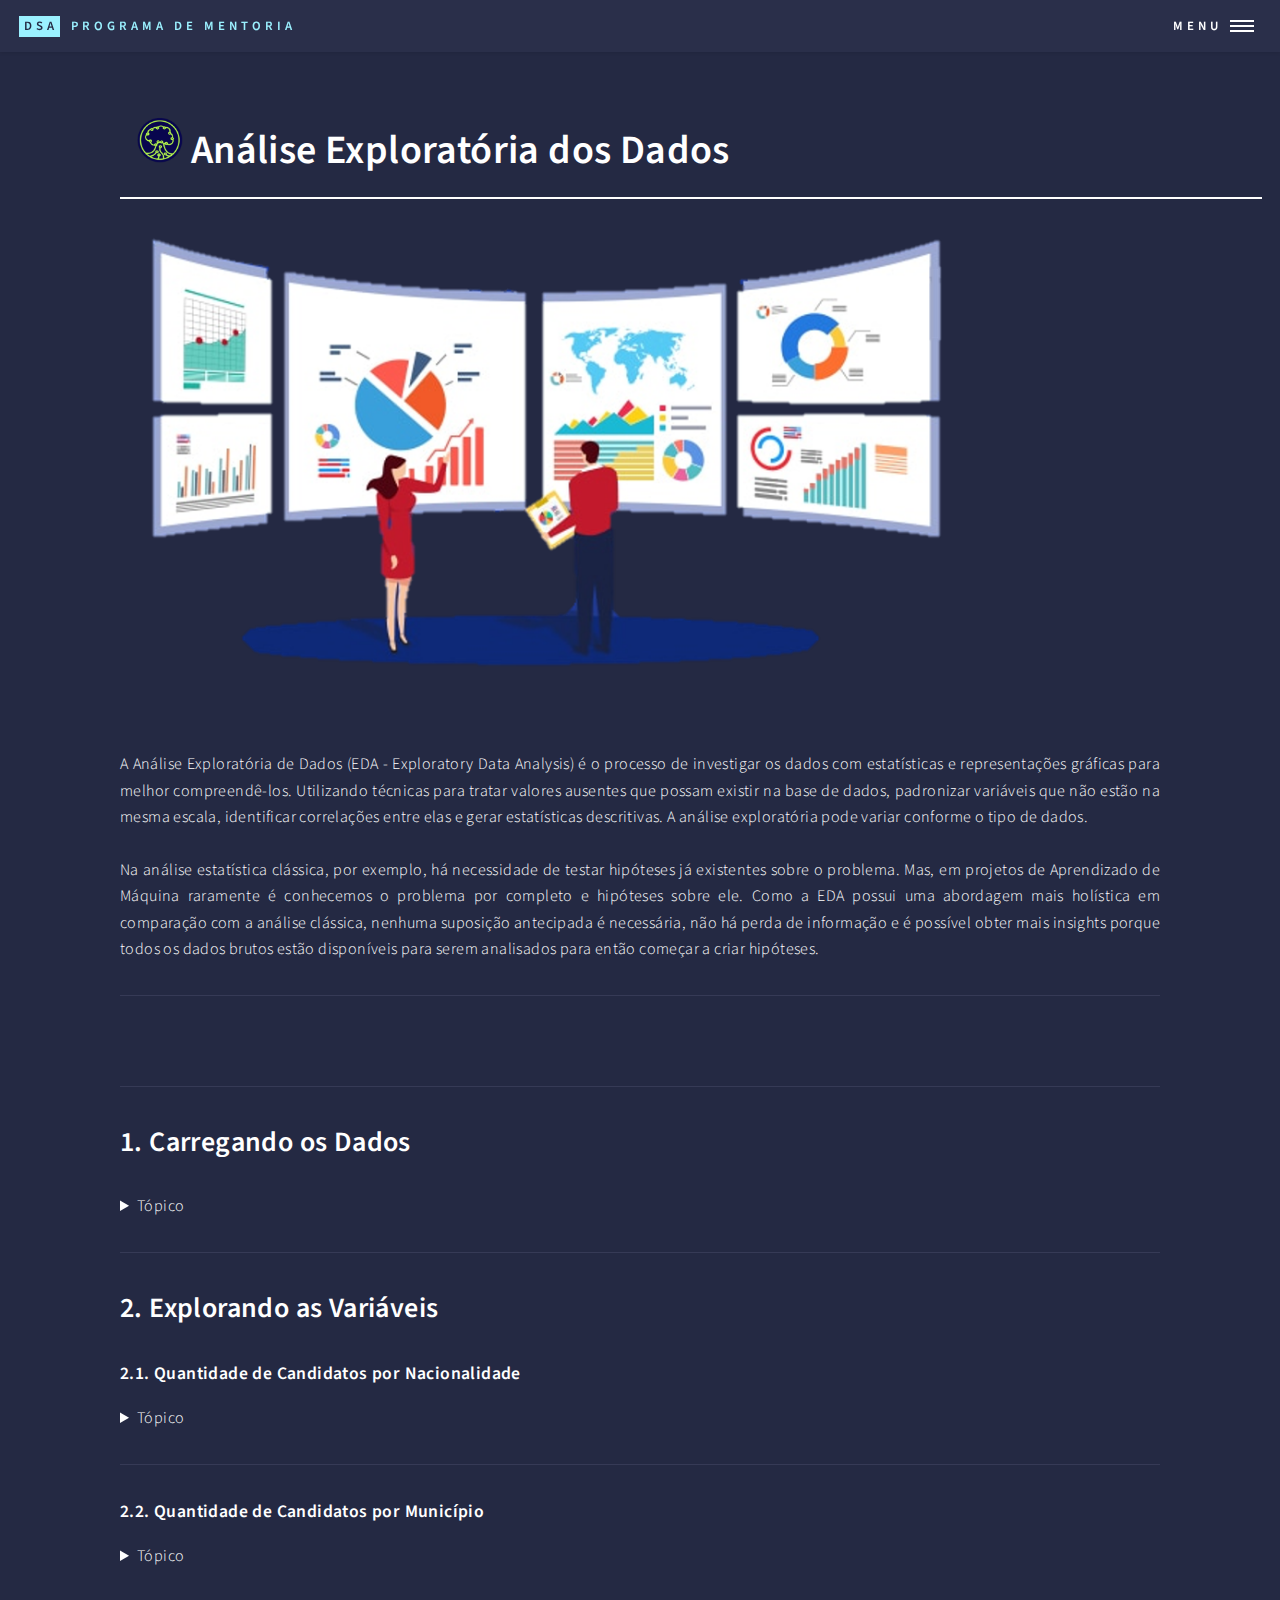
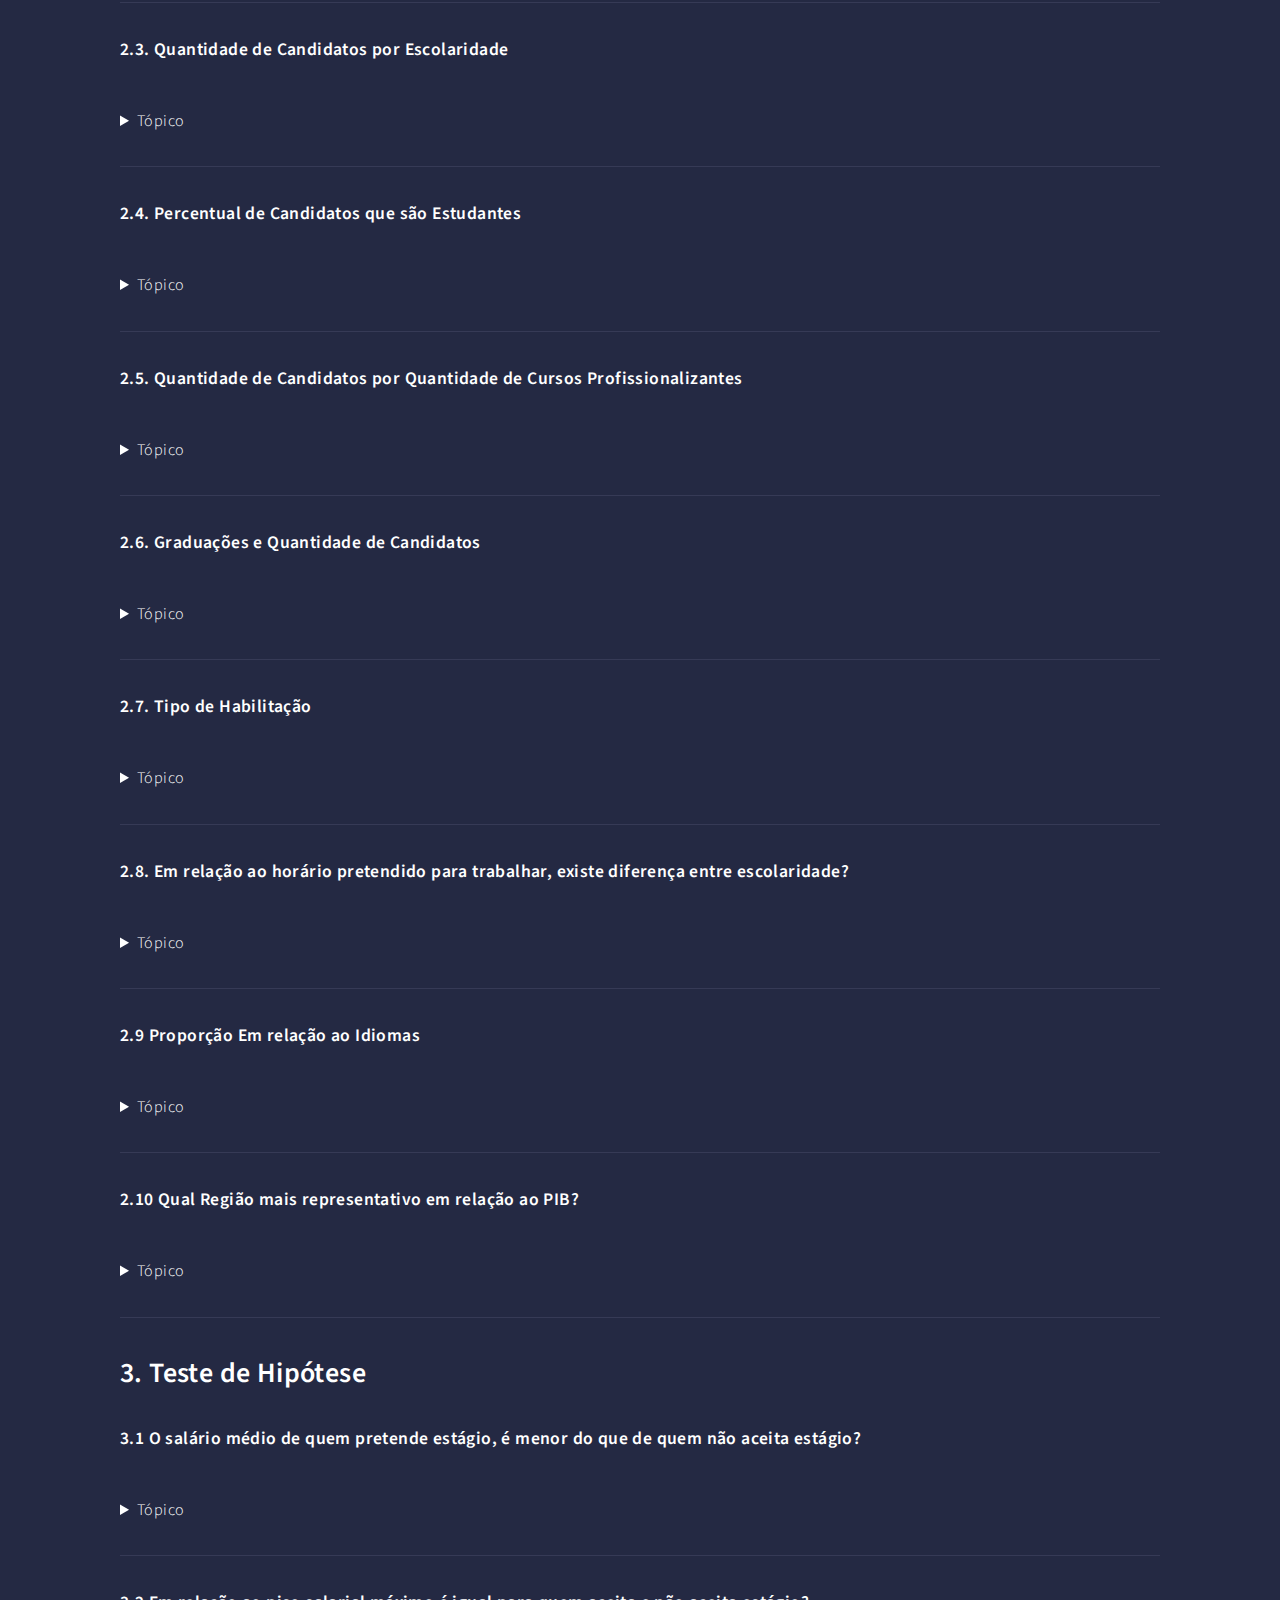
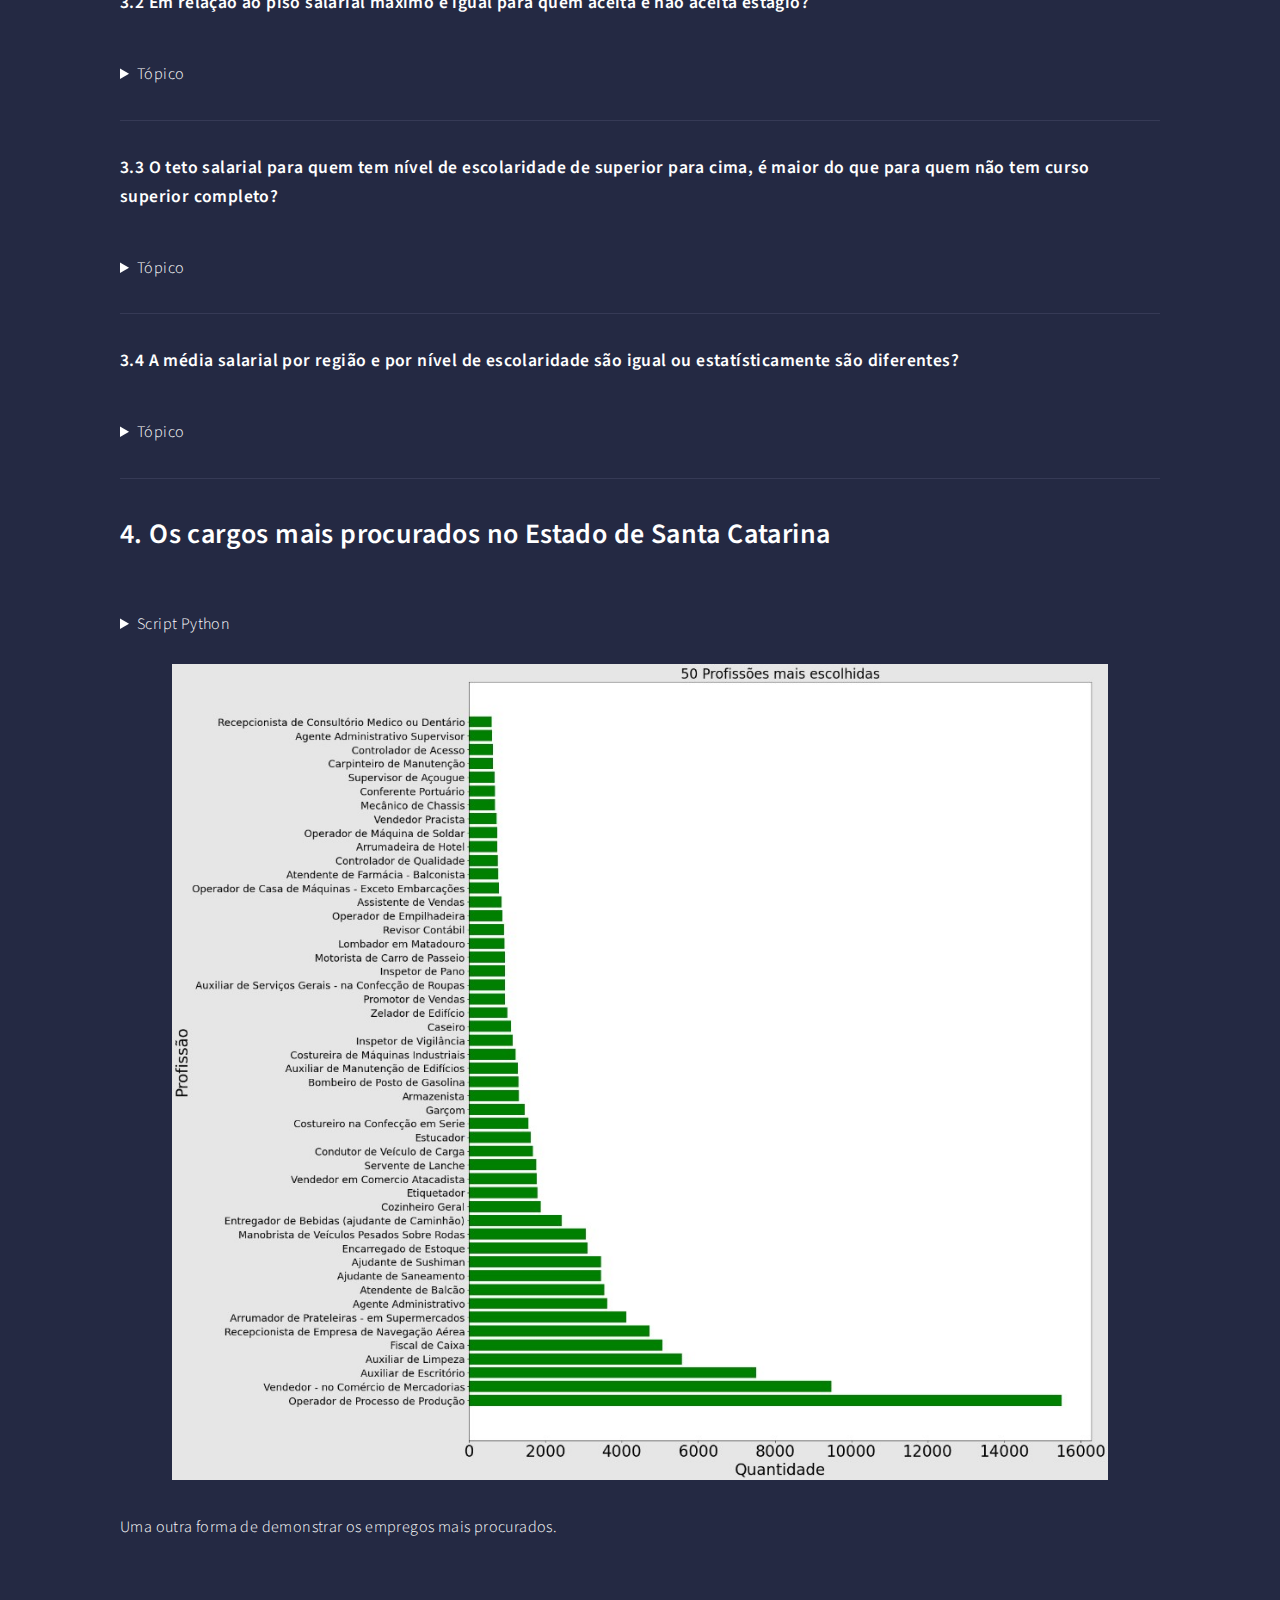
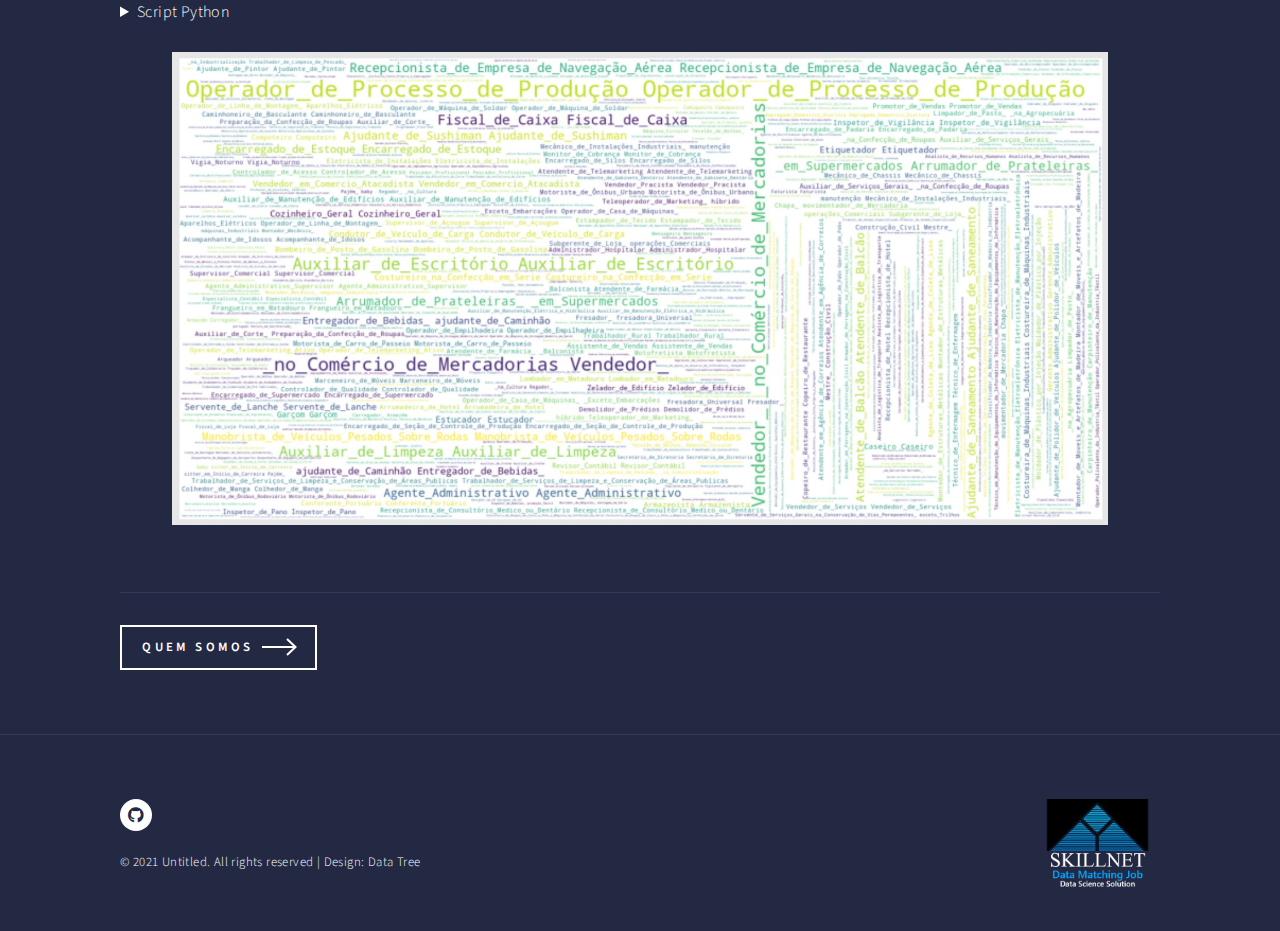
<file: exploratory_analysis.html>
<!DOCTYPE HTML>


<html>
	<head>
		<title>Data Tree</title>
		<meta charset="utf-8" />
		<meta name="viewport" content="width=device-width, initial-scale=1, user-scalable=no" />
		<link rel="stylesheet" href="assets/css/main.css" />
		<noscript><link rel="stylesheet" href="assets/css/noscript.css" /></noscript>
	</head>
	<body class="is-preload">

		<!-- Wrapper -->
			<div id="wrapper">

				<!-- Header -->
					<header id="header">
						<a href="index.html" class="logo"><strong>DSA</strong> <span>programa de mentoria</span></a>
						<nav>
							<a href="#menu">Menu</a>
						</nav>
					</header>

				<!-- Menu -->
				<nav id="menu">
					<ul class="links">
						<li><a href="index.html">Home</a></li>
						<li><a href="landing.html">Quem Somos</a></li>
						<li><a href="mentoring.html">Programa de Mentoria</a></li>
						<li><a href="Database.html">Banco de Dados</a></li>
						<li><a href="prepocessing.html">Pré Processamento</a></li>
					</ul>
					<ul class="actions stacked">
						<li><a href="summary.html" class="button primary fit">Sumário Executivo</a></li>
					</ul>
				</nav>

				<!-- Main -->
					<div id="main" class="alt">

						<!-- One -->
							<section id="one">
								<div class="inner">
									<header class="major">
										<h1>&nbsp;&nbsp;<img src="images/logo.png" width= 4% alt="" />&nbsp;Análise Exploratória dos Dados</h1>
									</header>
									<span ><img src="images/expl.png" width= 80% alt="" /></span>
								<p></p>
									<p style="text-align: justify;">A Análise Exploratória de Dados (EDA - Exploratory Data Analysis) é o processo de investigar os dados com 
										estatísticas e representações gráficas para melhor compreendê-los. Utilizando técnicas para tratar valores ausentes que possam existir na
										 base de dados, padronizar variáveis que não estão na mesma escala, identificar correlações entre elas e gerar estatísticas 
										 descritivas. A análise exploratória pode variar conforme o tipo de dados.</br></br>
										 Na análise estatística clássica, por exemplo, há necessidade de testar hipóteses já existentes sobre o problema. 
										 Mas, em projetos de Aprendizado de Máquina raramente é conhecemos o problema por completo e hipóteses sobre ele. 
										 Como a EDA possui uma abordagem mais holística em comparação com a análise clássica, nenhuma suposição antecipada é 
										 necessária, não há perda de informação e é possível obter mais insights porque todos os dados brutos estão disponíveis 
										 para serem analisados para então começar a criar hipóteses.</p>									
								<hr />
								<br>
								<hr />

								<h2>1. Carregando os Dados</h2>

								<details><summary>Tópico</summary>
								</br>
								<h4>1.1 Carregando Bibliotecas e Carregando os dados:</h4>
								<p> Conforme a etapa anterior,  de pré-processamento dos dados,
									 esta etapa se inicia com o conjunto de dados transformados.</P>

								<details><summary>Script Python</summary>
									
									<pre><code>import pandas as pd</br>import numpy as np</br>import matplotlib.pyplot as plt</br>import matplotlib as m</br>import seaborn as sns</br>%matplotlib inline</br>from scipy.stats import ranksums</br>import glob # busca os arquivos em um caminho (path)</br>import os</br>import re</br>from sklearn.cluster import KMeans</br>from sklearn.preprocessing import StandardScaler</br>from biokit.viz import corrplot</br>import seaborn as sns</br>from sklearn.model_selection import train_test_split</br>import statsmodels.api as sm</br>from matplotlib.colors import ListedColormap</br>from wordcloud import WordCloud, STOPWORDS, ImageColorGenerator</br>from PIL import Image</br>import pygal</code></pre>

									<pre><code>df_cbo_cidadao = pd.read_csv('site/github/Dados/df_cbo_cidadao.csv')</br>df_prest = pd.read_csv('site/github/Dados/df_prest.csv')</code></pre>
									<pre><code>%reload_ext watermark<br>%watermark -a "Data Scientist: Data Tree" --iversions</code></pre>
									<pre>Author: Data Scientist: Data Tree</br></br>re         : 2.2.1</br>biokit     : 0.5.0</br>statsmodels: 0.12.2</br>PIL        : 8.3.2</br>numpy      : 1.21.2</br>matplotlib : 3.4.3</br>seaborn    : 0.11.2</br>pandas     : 1.3.3</pre>

									
									<pre><code>df_cbo_cidadao.head(3)</code></pre>
								</details>
							</br>

									<table border="1" class="dataframe">
										<thead>
										  <tr style="text-align: right;">
											<th></th>
											<th>cbo</th>
											<th>id_cidadao</th>
											<th>Cargo</th>
											<th>Carga Horária</th>
											<th>Piso Salarial</th>
											<th>Média Salarial</th>
											<th>Salário Mediana</th>
											<th>Teto Salarial</th>
											<th>Salário Hora</th>
										  </tr>
										</thead>
										<tbody>
										  <tr>
											<th>0</th>
											<td>724405</td>
											<td>0</td>
											<td>Caldeireiro (Chapas de Cobre)</td>
											<td>44</td>
											<td>2224.17</td>
											<td>2436.94</td>
											<td>2285.8</td>
											<td>3682.77</td>
											<td>11.11</td>
										  </tr>
										  <tr>
											<th>1</th>
											<td>724405</td>
											<td>657</td>
											<td>Caldeireiro (Chapas de Cobre)</td>
											<td>44</td>
											<td>2224.17</td>
											<td>2436.94</td>
											<td>2285.8</td>
											<td>3682.77</td>
											<td>11.11</td>
										  </tr>
										  <tr>
											<th>2</th>
											<td>724405</td>
											<td>1419</td>
											<td>Caldeireiro (Chapas de Cobre)</td>
											<td>44</td>
											<td>2224.17</td>
											<td>2436.94</td>
											<td>2285.8</td>
											<td>3682.77</td>
											<td>11.11</td>
										  </tr>
										</tbody>
									  </table>

									  <p>Uma análise estatística das variáveis:</p>
									  <pre><code>df_cbo_cidadao.describe()</code></pre>

									  <table border="1" class="dataframe">
										<thead>
										  <tr style="text-align: right;">
											<th></th>
											<th>cbo</th>
											<th>id_cidadao</th>
											<th>Carga Horária</th>
											<th>Piso Salarial</th>
											<th>Média Salarial</th>
											<th>Salário Mediana</th>
											<th>Teto Salarial</th>
											<th>Salário Hora</th>
										  </tr>
										</thead>
										<tbody>
										  <tr>
											<th>count</th>
											<td>2.368206e+06</td>
											<td>2.368206e+06</td>
											<td>2.368206e+06</td>
											<td>2.368206e+06</td>
											<td>2.368206e+06</td>
											<td>2.368206e+06</td>
											<td>2.368206e+06</td>
											<td>2368206.00</td>
										  </tr>
										  <tr>
											<th>mean</th>
											<td>5.662109e+05</td>
											<td>5.538242e+04</td>
											<td>4.318341e+01</td>
											<td>1.520697e+03</td>
											<td>1.666113e+03</td>
											<td>1.499674e+03</td>
											<td>2.517880e+03</td>
											<td>inf</td>
										  </tr>
										  <tr>
											<th>std</th>
											<td>1.923784e+05</td>
											<td>3.209005e+04</td>
											<td>1.428161e+00</td>
											<td>6.887980e+02</td>
											<td>7.547279e+02</td>
											<td>4.853845e+02</td>
											<td>1.140566e+03</td>
											<td>NaN</td>
										  </tr>
										  <tr>
											<th>min</th>
											<td>1.112200e+05</td>
											<td>0.000000e+00</td>
											<td>0.000000e+00</td>
											<td>1.100000e+03</td>
											<td>1.100000e+03</td>
											<td>1.045000e+03</td>
											<td>1.662350e+03</td>
											<td>5.00</td>
										  </tr>
										  <tr>
											<th>25%</th>
											<td>4.211250e+05</td>
											<td>2.754900e+04</td>
											<td>4.300000e+01</td>
											<td>1.187960e+03</td>
											<td>1.301610e+03</td>
											<td>1.264750e+03</td>
											<td>1.967030e+03</td>
											<td>6.08</td>
										  </tr>
										  <tr>
											<th>50%</th>
											<td>5.199350e+05</td>
											<td>5.533800e+04</td>
											<td>4.300000e+01</td>
											<td>1.280470e+03</td>
											<td>1.402960e+03</td>
											<td>1.376290e+03</td>
											<td>2.120200e+03</td>
											<td>6.45</td>
										  </tr>
										  <tr>
											<th>75%</th>
											<td>7.711050e+05</td>
											<td>8.308100e+04</td>
											<td>4.400000e+01</td>
											<td>1.589990e+03</td>
											<td>1.742100e+03</td>
											<td>1.538310e+03</td>
											<td>2.632710e+03</td>
											<td>8.01</td>
										  </tr>
										  <tr>
											<th>max</th>
											<td>9.922250e+05</td>
											<td>1.110880e+05</td>
											<td>4.400000e+01</td>
											<td>2.023275e+04</td>
											<td>2.216828e+04</td>
											<td>2.000000e+04</td>
											<td>3.350137e+04</td>
											<td>inf</td>
										  </tr>
										</tbody>
									  </table>

									  <pre><code>df_prest.head(3)</code></pre>
									  <table border="1" class="dataframe">
										<thead>
										  <tr style="text-align: right;">
											<th></th>
											<th>NACIONALIDADE</th>
											<th>DEFICIENCIAS</th>
											<th>BAIRRO</th>
											<th>CEP</th>
											<th>CODIGO_MUNICIPIO_IBGE</th>
											<th>NOME_MUNICIPIO</th>
											<th>UF</th>
											<th>ESCOLARIDADE</th>
											<th>ESTUDANTE</th>
											<th>CURSOS_PROFISSIONALIZANTES</th>
											<th>GRADUACOES</th>
											<th>POS_GRADUACOES</th>
											<th>IDIOMAS</th>
											<th>HABILITACAO</th>
											<th>VEICULOS</th>
											<th>DISP_VIAJAR</th>
											<th>DISP_DORMIR_EMP</th>
											<th>DISP_AUSENTAR_DOMIC</th>
											<th>PRETENSOES</th>
											<th>MUNICIPIOS_INTERESSE</th>
											<th>Estudante</th>
											<th>Veiculo</th>
											<th>Viajar</th>
											<th>Dormir_local</th>
											<th>Ausentar_Domic</th>
											<th>Nivel_esc</th>
											<th>Regiao</th>
											<th>Cidade</th>
											<th>pib</th>
											<th>percentual</th>
											<th>info</th>
											<th>Estagio</th>
											<th>Experiencia_Formal</th>
											<th>Experiencia_informal</th>
											<th>Horario</th>
										  </tr>
										</thead>
										<tbody>
										  <tr>
											<th>0</th>
											<td>BRASILEIRA</td>
											<td>NaN</td>
											<td>AVENTUREIRO</td>
											<td>89225560.0</td>
											<td>420910</td>
											<td>JOINVILLE</td>
											<td>SC</td>
											<td>Médio Completo</td>
											<td>N</td>
											<td>NaN</td>
											<td>NaN</td>
											<td>NaN</td>
											<td>NaN</td>
											<td>Nenhum</td>
											<td>N</td>
											<td>N</td>
											<td>N</td>
											<td>N</td>
											<td>724405-CALDEIREIRO (CHAPAS DE COBRE)(N,6,0,Indiferente)|724435-Funileiro industrial(N,99,0,Indiferente)|731105-MONTADOR DE EQUIPAMENTOS ELETRONICOS (APARELHOS MEDICOS)(N,3,0,Comercial)|784205-Auxiliar de linha de produção(N,0,0,Indiferente)</td>
											<td>NaN</td>
											<td>0</td>
											<td>0</td>
											<td>0</td>
											<td>0</td>
											<td>0</td>
											<td>2</td>
											<td>Norte</td>
											<td>joinville</td>
											<td>30785682.0</td>
											<td>0.064574</td>
											<td>N,6,0,Indiferente</td>
											<td>N</td>
											<td>6</td>
											<td>0</td>
											<td>Indiferente</td>
										  </tr>
										  <tr>
											<th>1</th>
											<td>BRASILEIRA</td>
											<td>NaN</td>
											<td>CENTRO</td>
											<td>89370000.0</td>
											<td>421220</td>
											<td>PAPANDUVA</td>
											<td>SC</td>
											<td>Fundamental Completo</td>
											<td>N</td>
											<td>NaN</td>
											<td>NaN</td>
											<td>NaN</td>
											<td>NaN</td>
											<td>Nenhum</td>
											<td>N</td>
											<td>N</td>
											<td>N</td>
											<td>N</td>
											<td>142305-Gerente comercial(N,166,0,Indiferente)|521110-Vendedor - no comercio de mercadorias(N,0,0,Comercial)</td>
											<td>NaN</td>
											<td>0</td>
											<td>0</td>
											<td>0</td>
											<td>0</td>
											<td>0</td>
											<td>1</td>
											<td>Norte</td>
											<td>papanduva</td>
											<td>543649.0</td>
											<td>0.001140</td>
											<td>N,166,0,Indiferente</td>
											<td>N</td>
											<td>166</td>
											<td>0</td>
											<td>Indiferente</td>
										  </tr>
										  <tr>
											<th>2</th>
											<td>BRASILEIRA</td>
											<td>NaN</td>
											<td>BARRA DO ARIRIU</td>
											<td>88134597.0</td>
											<td>421190</td>
											<td>PALHOCA</td>
											<td>SC</td>
											<td>Superior Incompleto</td>
											<td>N</td>
											<td>NaN</td>
											<td>GESTAO DE MARKETING E VENDAS</td>
											<td>NaN</td>
											<td>Espanhol Intermediário</td>
											<td>Nenhum</td>
											<td>S</td>
											<td>N</td>
											<td>S</td>
											<td>S</td>
											<td>252525-Analista de crédito (instituições financeiras)(N,0,0,Indiferente)|421310-Assistente de cobrança(N,0,0,Indiferente)|510310-Supervisor de segurança (vigilância)(N,0,0,Indiferente)|517425-Fiscal de loja(N,30,0,Indiferente)|521110-Vendedor interno(N,56,0,Indiferente)|521115-Promotor de vendas(N,0,0,Indiferente)</td>
											<td>NaN</td>
											<td>0</td>
											<td>1</td>
											<td>0</td>
											<td>1</td>
											<td>1</td>
											<td>3</td>
											<td>Grande Florianópolis</td>
											<td>palhoca</td>
											<td>5489675.0</td>
											<td>0.011515</td>
											<td>N,0,0,Indiferente</td>
											<td>N</td>
											<td>0</td>
											<td>0</td>
											<td>Indiferente</td>
										  </tr>
										</tbody>
									  </table>
									  <br>

									  </details>
									  <hr />

									  <h2>2. Explorando as Variáveis </h2>
									  <h4>2.1. Quantidade de Candidatos por Nacionalidade</h4>
									  <details><summary>Tópico</summary>
									  </br>

									  <details><summary>Script Python</summary>
										<pre><code>df_nacionalidade = pd.DataFrame(df_empregos['NACIONALIDADE'].value_counts())</br>df_nacionalidade.reset_index(inplace=True)</br>df_nacionalidade = df_nacionalidade.rename(columns = {'index':'Nacionalidade', 'NACIONALIDADE':'Candidatos'})</br>df_nacionalidade['Percentual'] = df_nacionalidade['Candidatos'] / df_nacionalidade['Candidatos'].sum()</br>df_nacionalidade = df_nacionalidade.style.set_table_styles(contorno)</br>df_nacionalidade.format("{:7.2%}", subset=["Percentual"])</br></br>print("\n {}{:^55}{}".format(color.BOLD, 'Quantidade de Candidatos por Nacionalidade', color.END))</br>display(df_nacionalidade)</code></pre>
									
									</details>

									<style type="text/css">
										#T_219bb_  {
										  border: 2px solid green;
										}
										</style>
										<table id="T_219bb_">
										  <thead>
											<tr>
											  <th class="blank level0" >&nbsp;</th>
											  <th class="col_heading level0 col0" >Nacionalidade</th>
											  <th class="col_heading level0 col1" >Candidatos</th>
											  <th class="col_heading level0 col2" >Percentual</th>
											</tr>
										  </thead>
										  <tbody>
											<tr>
											  <th id="T_219bb_level0_row0" class="row_heading level0 row0" >0</th>
											  <td id="T_219bb_row0_col0" class="data row0 col0" >BRASILEIRA</td>
											  <td id="T_219bb_row0_col1" class="data row0 col1" >107777</td>
											  <td id="T_219bb_row0_col2" class="data row0 col2" > 97.66%</td>
											</tr>
											<tr>
											  <th id="T_219bb_level0_row1" class="row_heading level0 row1" >1</th>
											  <td id="T_219bb_row1_col0" class="data row1 col0" >ESTRANGEIRA</td>
											  <td id="T_219bb_row1_col1" class="data row1 col1" >2402</td>
											  <td id="T_219bb_row1_col2" class="data row1 col2" >  2.18%</td>
											</tr>
											<tr>
											  <th id="T_219bb_level0_row2" class="row_heading level0 row2" >2</th>
											  <td id="T_219bb_row2_col0" class="data row2 col0" >NATURALIZADO BRASILEIRO</td>
											  <td id="T_219bb_row2_col1" class="data row2 col1" >103</td>
											  <td id="T_219bb_row2_col2" class="data row2 col2" >  0.09%</td>
											</tr>
											<tr>
											  <th id="T_219bb_level0_row3" class="row_heading level0 row3" >3</th>
											  <td id="T_219bb_row3_col0" class="data row3 col0" >BRASILEIRO NASCIDO NO EXTERIOR</td>
											  <td id="T_219bb_row3_col1" class="data row3 col1" >72</td>
											  <td id="T_219bb_row3_col2" class="data row3 col2" >  0.07%</td>
											</tr>
										  </tbody>
										</table>
									</br>
									</details>
									<hr />


									<h4>2.2. Quantidade de Candidatos por Município</h4>
									<details><summary>Tópico</summary>
									</br>

									<details><summary>Script Python</summary>
										df_municipio = pd.DataFrame(df_empregos['NOME_MUNICIPIO'].value_counts())</br>df_municipio.reset_index(inplace=True)</br>df_municipio = df_municipio.rename(columns ={'index':'Nacionalidade', 'NOME_MUNICIPIO':'Qtd.Candidatos'})</br></br>df_municipio['Percentual'] = df_municipio['Qtd.Candidatos'] / df_municipio['Qtd.Candidatos'].sum()</br>df_municipio['Acumulado'] = df_municipio['Percentual'].cumsum()</br>df_municipio = df_municipio.head(9)</br>df_municipio = df_municipio.style.set_table_styles(contorno)</br>df_municipio.format("{:7.2%}", subset=["Percentual", "Acumulado"])</br>display(df_municipio)
									</details>

									<style type="text/css">
										#T_0498e_  {
										  border: 2px solid green;
										}
										</style>
										<table id="T_0498e_">
										  <thead>
											<tr>
											  <th class="blank level0" >&nbsp;</th>
											  <th class="col_heading level0 col0" >Nacionalidade</th>
											  <th class="col_heading level0 col1" >Qtd.Candidatos</th>
											  <th class="col_heading level0 col2" >Percentual</th>
											  <th class="col_heading level0 col3" >Acumulado</th>
											</tr>
										  </thead>
										  <tbody>
											<tr>
											  <th id="T_0498e_level0_row0" class="row_heading level0 row0" >0</th>
											  <td id="T_0498e_row0_col0" class="data row0 col0" >JOINVILLE</td>
											  <td id="T_0498e_row0_col1" class="data row0 col1" >11425</td>
											  <td id="T_0498e_row0_col2" class="data row0 col2" > 10.35%</td>
											  <td id="T_0498e_row0_col3" class="data row0 col3" > 10.35%</td>
											</tr>
											<tr>
											  <th id="T_0498e_level0_row1" class="row_heading level0 row1" >1</th>
											  <td id="T_0498e_row1_col0" class="data row1 col0" >FLORIANOPOLIS</td>
											  <td id="T_0498e_row1_col1" class="data row1 col1" >8126</td>
											  <td id="T_0498e_row1_col2" class="data row1 col2" >  7.36%</td>
											  <td id="T_0498e_row1_col3" class="data row1 col3" > 17.72%</td>
											</tr>
											<tr>
											  <th id="T_0498e_level0_row2" class="row_heading level0 row2" >2</th>
											  <td id="T_0498e_row2_col0" class="data row2 col0" >BLUMENAU</td>
											  <td id="T_0498e_row2_col1" class="data row2 col1" >5555</td>
											  <td id="T_0498e_row2_col2" class="data row2 col2" >  5.03%</td>
											  <td id="T_0498e_row2_col3" class="data row2 col3" > 22.75%</td>
											</tr>
											<tr>
											  <th id="T_0498e_level0_row3" class="row_heading level0 row3" >3</th>
											  <td id="T_0498e_row3_col0" class="data row3 col0" >SAO JOSE</td>
											  <td id="T_0498e_row3_col1" class="data row3 col1" >4715</td>
											  <td id="T_0498e_row3_col2" class="data row3 col2" >  4.27%</td>
											  <td id="T_0498e_row3_col3" class="data row3 col3" > 27.02%</td>
											</tr>
											<tr>
											  <th id="T_0498e_level0_row4" class="row_heading level0 row4" >4</th>
											  <td id="T_0498e_row4_col0" class="data row4 col0" >ITAJAI</td>
											  <td id="T_0498e_row4_col1" class="data row4 col1" >3712</td>
											  <td id="T_0498e_row4_col2" class="data row4 col2" >  3.36%</td>
											  <td id="T_0498e_row4_col3" class="data row4 col3" > 30.39%</td>
											</tr>
											<tr>
											  <th id="T_0498e_level0_row5" class="row_heading level0 row5" >5</th>
											  <td id="T_0498e_row5_col0" class="data row5 col0" >PALHOCA</td>
											  <td id="T_0498e_row5_col1" class="data row5 col1" >3283</td>
											  <td id="T_0498e_row5_col2" class="data row5 col2" >  2.97%</td>
											  <td id="T_0498e_row5_col3" class="data row5 col3" > 33.36%</td>
											</tr>
											<tr>
											  <th id="T_0498e_level0_row6" class="row_heading level0 row6" >6</th>
											  <td id="T_0498e_row6_col0" class="data row6 col0" >CHAPECO</td>
											  <td id="T_0498e_row6_col1" class="data row6 col1" >3275</td>
											  <td id="T_0498e_row6_col2" class="data row6 col2" >  2.97%</td>
											  <td id="T_0498e_row6_col3" class="data row6 col3" > 36.33%</td>
											</tr>
											<tr>
											  <th id="T_0498e_level0_row7" class="row_heading level0 row7" >7</th>
											  <td id="T_0498e_row7_col0" class="data row7 col0" >CRICIUMA</td>
											  <td id="T_0498e_row7_col1" class="data row7 col1" >3102</td>
											  <td id="T_0498e_row7_col2" class="data row7 col2" >  2.81%</td>
											  <td id="T_0498e_row7_col3" class="data row7 col3" > 39.14%</td>
											</tr>
											<tr>
											  <th id="T_0498e_level0_row8" class="row_heading level0 row8" >8</th>
											  <td id="T_0498e_row8_col0" class="data row8 col0" >BRUSQUE</td>
											  <td id="T_0498e_row8_col1" class="data row8 col1" >3060</td>
											  <td id="T_0498e_row8_col2" class="data row8 col2" >  2.77%</td>
											  <td id="T_0498e_row8_col3" class="data row8 col3" > 41.91%</td>
											</tr>
											<tr>
											  <th id="T_0498e_level0_row9" class="row_heading level0 row9" >9</th>
											  <td id="T_0498e_row9_col0" class="data row9 col0" >JARAGUA DO SUL</td>
											  <td id="T_0498e_row9_col1" class="data row9 col1" >2894</td>
											  <td id="T_0498e_row9_col2" class="data row9 col2" >  2.62%</td>
											  <td id="T_0498e_row9_col3" class="data row9 col3" > 44.54%</td>
											</tr>
										  </tbody>
										</table>
										<details><summary>Script Python</summary>
										<pre><code>plt.style.use('ggplot')</br>plt.rcdefaults()</br>fig, ax = plt.subplots()</br></br>y_pos = np.arange(len(df_empregos['NOME_MUNICIPIO'].value_counts().head(15)))</br>values = df_empregos['NOME_MUNICIPIO'].value_counts().head(15)</br>segmentos = df_empregos['NOME_MUNICIPIO'].value_counts().keys()[:15]</br></br>ax.barh(y_pos, values, align='center')</br>ax.set_yticks(y_pos)</br>ax.set_yticklabels(segmentos)</br>ax.invert_yaxis()</br>ax.set_xlabel('Quantidade de Cantidados')</br>ax.set_title('15 cidades com maiores cquantidade de \nCandidatos em Santa Catarina')</br>plt.show()</code></pre>
										</details>
										<center><img src="images/grafico1.png" alt="" /></center>
									</br>
									</details>
									<hr />

										<h4>2.3. Quantidade de Candidatos por Escolaridade</h4>
									</br>
									<details><summary>Tópico</summary>
									</br>
										<details><summary>Script Python</summary>
										<pre><Code>def ordem(x):</br>ordem_esc = {}</br>ordem_esc['Analfabeto'] = 1</br>ordem_esc['Fundamental Incompleto'] = 2</br>ordem_esc['Fundamental Completo'] = 3</br>ordem_esc['Médio Incompleto'] = 4</br>ordem_esc['Médio Completo'] = 5</br>ordem_esc['Superior Incompleto'] = 6</br>ordem_esc['Superior Completo'] = 7</br>ordem_esc['Especialização'] = 8</br>ordem_esc['Mestrado'] = 9</br>ordem_esc['Doutorado'] = 10</br>return ordem_esc.get(x,0)</br></br>df_escolaridade = pd.DataFrame(df_empregos['ESCOLARIDADE'].value_counts())</br>df_escolaridade = df_escolaridade.reset_index().rename(columns={'index':'Escolaridade', 'ESCOLARIDADE':'Qtd. Candidatos'})</br>df_escolaridade['ordem'] = df_escolaridade['Escolaridade'].apply(ordem)</br>df_escolaridade = df_escolaridade[df_escolaridade['ordem'] != 0]</br>df_escolaridade = df_escolaridade.sort_values('ordem')</br>df_escolaridade.drop('ordem', inplace=True, axis=1)</br>df_escolaridade = df_escolaridade.reset_index(drop=True)</br>print(color.BOLD+"\nRelação de escolaridade com quantidade de candidatos\n")</br>df_escolaridade_s = df_escolaridade.style.set_table_styles(contorno)</br></br>display(df_escolaridade_s)</Code></pre>
										</details>

										<style type="text/css">
											#T_e10ca_  {
											  border: 2px solid green;
											}
											</style>
											<table id="T_e10ca_">
											  <thead>
												<tr>
												  <th class="blank level0" >&nbsp;</th>
												  <th class="col_heading level0 col0" >Escolaridade</th>
												  <th class="col_heading level0 col1" >Qtd. Candidatos</th>
												</tr>
											  </thead>
											  <tbody>
												<tr>
												  <th id="T_e10ca_level0_row0" class="row_heading level0 row0" >0</th>
												  <td id="T_e10ca_row0_col0" class="data row0 col0" >Analfabeto</td>
												  <td id="T_e10ca_row0_col1" class="data row0 col1" >443</td>
												</tr>
												<tr>
												  <th id="T_e10ca_level0_row1" class="row_heading level0 row1" >1</th>
												  <td id="T_e10ca_row1_col0" class="data row1 col0" >Fundamental Incompleto</td>
												  <td id="T_e10ca_row1_col1" class="data row1 col1" >3988</td>
												</tr>
												<tr>
												  <th id="T_e10ca_level0_row2" class="row_heading level0 row2" >2</th>
												  <td id="T_e10ca_row2_col0" class="data row2 col0" >Fundamental Completo</td>
												  <td id="T_e10ca_row2_col1" class="data row2 col1" >13746</td>
												</tr>
												<tr>
												  <th id="T_e10ca_level0_row3" class="row_heading level0 row3" >3</th>
												  <td id="T_e10ca_row3_col0" class="data row3 col0" >Médio Incompleto</td>
												  <td id="T_e10ca_row3_col1" class="data row3 col1" >12774</td>
												</tr>
												<tr>
												  <th id="T_e10ca_level0_row4" class="row_heading level0 row4" >4</th>
												  <td id="T_e10ca_row4_col0" class="data row4 col0" >Médio Completo</td>
												  <td id="T_e10ca_row4_col1" class="data row4 col1" >62399</td>
												</tr>
												<tr>
												  <th id="T_e10ca_level0_row5" class="row_heading level0 row5" >5</th>
												  <td id="T_e10ca_row5_col0" class="data row5 col0" >Superior Incompleto</td>
												  <td id="T_e10ca_row5_col1" class="data row5 col1" >7521</td>
												</tr>
												<tr>
												  <th id="T_e10ca_level0_row6" class="row_heading level0 row6" >6</th>
												  <td id="T_e10ca_row6_col0" class="data row6 col0" >Superior Completo</td>
												  <td id="T_e10ca_row6_col1" class="data row6 col1" >8893</td>
												</tr>
												<tr>
												  <th id="T_e10ca_level0_row7" class="row_heading level0 row7" >7</th>
												  <td id="T_e10ca_row7_col0" class="data row7 col0" >Especialização</td>
												  <td id="T_e10ca_row7_col1" class="data row7 col1" >408</td>
												</tr>
												<tr>
												  <th id="T_e10ca_level0_row8" class="row_heading level0 row8" >8</th>
												  <td id="T_e10ca_row8_col0" class="data row8 col0" >Mestrado</td>
												  <td id="T_e10ca_row8_col1" class="data row8 col1" >80</td>
												</tr>
												<tr>
												  <th id="T_e10ca_level0_row9" class="row_heading level0 row9" >9</th>
												  <td id="T_e10ca_row9_col0" class="data row9 col0" >Doutorado</td>
												  <td id="T_e10ca_row9_col1" class="data row9 col1" >12</td>
												</tr>
											  </tbody>
											</table>
											<details><summary>Script Python</summary>
												eixo_x = ['Analfabeto', 'Fundamental I', 'Fundamental C', 'Médio I','Médio C','Superior I', 'Superior C', </br>'Especialização','Mestrado','Doutorado']</br>def addlabels(nivel_esc):</br>&nbsp;&nbsp;&nbsp;&nbsp;for i, val in enumerate(nivel_esc):</br>&nbsp;&nbsp;&nbsp;&nbsp;&nbsp;&nbsp;&nbsp;&nbsp;plt.text(i-0.25,val+2000,val)</br>fig = plt.figure()</br>ax = fig.add_axes([0,0,2,1])</br>ax.bar(eixo_x,df_escolaridade['Qtd. Candidatos'].tolist())</br>addlabels(df_escolaridade['Qtd. Candidatos'].tolist())</br>plt.title("Número de candidatos por Escolaridade\n")</br>plt.xlabel("Escolaridade")</br> plt.ylabel("Número de candidatos")</br></br> plt.show()
											</details>	
											<center><img src="images/grafico2.png" width=88% alt="" /></center>

								</br>
								</details>
								<hr />
								


								<h4>2.4. Percentual de Candidatos que são Estudantes</h4>
							</br>
							<details><summary>Tópico</summary>
							</br>

								<details><summary>Script Python</summary>
								<pre><code>df_estudante = pd.DataFrame(df_empregos['ESTUDANTE'].value_counts()).rename(columns={'ESTUDANTE':'Estudante'})</br>print("\nÉ Estudante?\n")</br>df_estudante_s = df_estudante.style.set_table_styles(contorno)</br>display(df_estudante_s)</br>fig1, ax1 = plt.subplots()</br>explode = [0, 0.2]</br>ax1.pie(df_estudante['Estudante'], explode=explode, labels=df_estudante.index, autopct='%1.1f%%',</br>&nbsp;&nbsp;&nbsp;&nbsp;shadow=True, startangle=90)</br>ax1.axis('equal')  # Equal aspect ratio ensures that pie is drawn as a circle.</br></br>plt.show()</code></pre>
								</details>
								<center><img src="images/grafico3.png" alt="" /></center>
							</br>
							</details>
							<hr />

							<h4>2.5. Quantidade de Candidatos por Quantidade de Cursos Profissionalizantes</h4>
						</br>
						<details><summary>Tópico</summary>
						</br>
							<details><summary>Script Python</summary>
							def cursos(x):</br>&nbsp;&nbsp;&nbsp;&nbsp;if isinstance(x, str):</br>&nbsp;&nbsp;&nbsp;&nbsp;&nbsp;&nbsp;&nbsp;&nbsp;n = len(x.split('|'))</br>&nbsp;&nbsp;&nbsp;&nbsp;&nbsp;&nbsp;&nbsp;&nbsp;return (n if n < 8 else 8)</br>&nbsp;&nbsp;&nbsp;&nbsp;else:</br>&nbsp;&nbsp;&nbsp;&nbsp;&nbsp;&nbsp;&nbsp;&nbsp;return 0</br>df_qt_cursos = pd.DataFrame(df_empregos['CURSOS_PROFISSIONALIZANTES'].apply(cursos).value_counts()).reset_index()</br>df_qt_cursos = df_qt_cursos.rename(columns = {'index':'Cursos Profissionalizantes', 'CURSOS_PROFISSIONALIZANTES':'Candidatos'}).iloc[:,[1,0]]</br>df_qt_cursos_s = df_qt_cursos.style.set_table_styles(contorno_azul)</br>display(df_qt_cursos_s)
							</details>
							<style type="text/css">
								#T_f2177_  {
								  border: 3px solid blue;
								}
								</style>
								<table id="T_f2177_">
								  <thead>
									<tr>
									  <th class="blank level0" >&nbsp;</th>
									  <th class="col_heading level0 col0" >Candidatos</th>
									  <th class="col_heading level0 col1" >Cursos Profissionalizantes</th>
									</tr>
								  </thead>
								  <tbody>
									<tr>
									  <th id="T_f2177_level0_row0" class="row_heading level0 row0" >0</th>
									  <td id="T_f2177_row0_col0" class="data row0 col0" >95980</td>
									  <td id="T_f2177_row0_col1" class="data row0 col1" >0</td>
									</tr>
									<tr>
									  <th id="T_f2177_level0_row1" class="row_heading level0 row1" >1</th>
									  <td id="T_f2177_row1_col0" class="data row1 col0" >8269</td>
									  <td id="T_f2177_row1_col1" class="data row1 col1" >1</td>
									</tr>
									<tr>
									  <th id="T_f2177_level0_row2" class="row_heading level0 row2" >2</th>
									  <td id="T_f2177_row2_col0" class="data row2 col0" >2890</td>
									  <td id="T_f2177_row2_col1" class="data row2 col1" >2</td>
									</tr>
									<tr>
									  <th id="T_f2177_level0_row3" class="row_heading level0 row3" >3</th>
									  <td id="T_f2177_row3_col0" class="data row3 col0" >1499</td>
									  <td id="T_f2177_row3_col1" class="data row3 col1" >3</td>
									</tr>
									<tr>
									  <th id="T_f2177_level0_row4" class="row_heading level0 row4" >4</th>
									  <td id="T_f2177_row4_col0" class="data row4 col0" >758</td>
									  <td id="T_f2177_row4_col1" class="data row4 col1" >4</td>
									</tr>
									<tr>
									  <th id="T_f2177_level0_row5" class="row_heading level0 row5" >5</th>
									  <td id="T_f2177_row5_col0" class="data row5 col0" >427</td>
									  <td id="T_f2177_row5_col1" class="data row5 col1" >5</td>
									</tr>
									<tr>
									  <th id="T_f2177_level0_row6" class="row_heading level0 row6" >6</th>
									  <td id="T_f2177_row6_col0" class="data row6 col0" >221</td>
									  <td id="T_f2177_row6_col1" class="data row6 col1" >6</td>
									</tr>
									<tr>
									  <th id="T_f2177_level0_row7" class="row_heading level0 row7" >7</th>
									  <td id="T_f2177_row7_col0" class="data row7 col0" >191</td>
									  <td id="T_f2177_row7_col1" class="data row7 col1" >8</td>
									</tr>
									<tr>
									  <th id="T_f2177_level0_row8" class="row_heading level0 row8" >8</th>
									  <td id="T_f2177_row8_col0" class="data row8 col0" >119</td>
									  <td id="T_f2177_row8_col1" class="data row8 col1" >7</td>
									</tr>
								  </tbody>
								</table>
							</br>

							<details><summary>Script Python</summary>

							<pre><code>maior = 0</br>cursos_prof = []</br>t_pret = [0,0,0,0,0,0,0,0,0,0,0,0,0,0,0,0,0,0,0,0,0,0,0,0,0,0,0,0,0,0,0,0,0,0,0]</br>for emprego in df_empregos.values:</br>&nbsp;&nbsp;&nbsp;&nbsp;aux = emprego[8]</br>&nbsp;&nbsp;&nbsp;&nbsp;qtd_pret = 0</br>&nbsp;&nbsp;&nbsp;&nbsp;#   print(type(aux))</br></br>&nbsp;&nbsp;&nbsp;&nbsp;if isinstance(aux, str):</br>&nbsp;&nbsp;&nbsp;&nbsp;&nbsp;&nbsp;&nbsp;&nbsp;aux = aux + "|"</br>&nbsp;&nbsp;&nbsp;&nbsp;&nbsp;&nbsp;&nbsp;&nbsp;ind1 = 0</br>&nbsp;&nbsp;&nbsp;&nbsp;&nbsp;&nbsp;&nbsp;&nbsp;ind2 = 0 </br>&nbsp;&nbsp;&nbsp;&nbsp;&nbsp;&nbsp;&nbsp;&nbsp;x = len(aux)</br>&nbsp;&nbsp;&nbsp;&nbsp;&nbsp;&nbsp;&nbsp;&nbsp;while ind1 < x:</br>&nbsp;&nbsp;&nbsp;&nbsp;&nbsp;&nbsp;&nbsp;&nbsp;&nbsp;&nbsp;&nbsp;&nbsp;qtd_pret += 1</br>&nbsp;&nbsp;&nbsp;&nbsp;&nbsp;&nbsp;&nbsp;&nbsp;&nbsp;&nbsp;&nbsp;&nbsp;ind2 = aux.find("|", ind1)</br>&nbsp;&nbsp;&nbsp;&nbsp;&nbsp;&nbsp;&nbsp;&nbsp;&nbsp;&nbsp;&nbsp;&nbsp;if ind2 == 0:</br>&nbsp;&nbsp;&nbsp;&nbsp;&nbsp;&nbsp;&nbsp;&nbsp;&nbsp;&nbsp;&nbsp;&nbsp;&nbsp;&nbsp;&nbsp;&nbsp;ind2 = x + 1</br>&nbsp;&nbsp;&nbsp;&nbsp;&nbsp;&nbsp;&nbsp;&nbsp;&nbsp;&nbsp;&nbsp;&nbsp;cursos_prof.append(unidecode.unidecode(aux[ind1:ind2].lower()))</br>&nbsp;&nbsp;&nbsp;&nbsp;&nbsp;&nbsp;&nbsp;&nbsp;&nbsp;&nbsp;&nbsp;&nbsp;ind1 = ind2 + 1</br></br>&nbsp;&nbsp;&nbsp;&nbsp;&nbsp;&nbsp;&nbsp;&nbsp;t_pret[qtd_pret] += 1     </br>&nbsp;&nbsp;&nbsp;&nbsp;&nbsp;&nbsp;&nbsp;&nbsp;if qtd_pret > maior:</br>&nbsp;&nbsp;&nbsp;&nbsp;&nbsp;&nbsp;&nbsp;&nbsp;&nbsp;&nbsp;&nbsp;&nbsp;maior = qtd_pret</br>&nbsp;&nbsp;&nbsp;&nbsp;else:</br>&nbsp;&nbsp;&nbsp;&nbsp;&nbsp;&nbsp;&nbsp;&nbsp;t_pret[0] += 1</code></pre>

									<pre><code>df_x = pd.DataFrame(cursos_prof)</br>print(len(pd.unique(df_x[0])))</br>df_x.value_counts().head(15)</code></pre>

									</details>
									<table border="1" class="dataframe">
										<thead>
										  <tr style="text-align: right;">
											<th></th>
											<th>Quantidade</th>
										  </tr>
										  <tr>
											<th>Cursos Profissionalizante</th>
											<th></th>
										  </tr>
										</thead>
										<tbody>
										  <tr>
											<th>informatica basica</th>
											<td>2398</td>
										  </tr>
										  <tr>
											<th>informatica</th>
											<td>722</td>
										  </tr>
										  <tr>
											<th>vigilante</th>
											<td>641</td>
										  </tr>
										  <tr>
											<th>operador de empilhadeira</th>
											<td>389</td>
										  </tr>
										  <tr>
											<th>auxiliar administrativo</th>
											<td>289</td>
										  </tr>
										  <tr>
											<th>administracao</th>
											<td>259</td>
										  </tr>
										  <tr>
											<th>informatica avancada</th>
											<td>210</td>
										  </tr>
										  <tr>
											<th>vendas</th>
											<td>199</td>
										  </tr>
										  <tr>
											<th>secretariado</th>
											<td>199</td>
										  </tr>
										  <tr>
											<th>tecnico em administracao</th>
											<td>173</td>
										  </tr>
										  <tr>
											<th>atendente de farmacia</th>
											<td>165</td>
										  </tr>
										  <tr>
											<th>tecnico em seguranca do trabalho</th>
											<td>156</td>
										  </tr>
										  <tr>
											<th>tecnico em enfermagem</th>
											<td>146</td>
										  </tr>
										  <tr>
											<th>atendimento ao cliente</th>
											<td>145</td>
										  </tr>
										  <tr>
											<th>mopp</th>
											<td>136</td>
										  </tr>
										</tbody>
									  </table>

									</br>		
									</details>					
										<hr />

									<h4>2.6. Graduações e Quantidade de Candidatos</h4>
								</br>
								<details><summary>Tópico</summary>
								</br>
									<details><summary>Script Python</summary>

										<pre><code>import unidecode</br>maior = 0</br>graduacoes = []</br>t_pret = [0,0,0,0,0,0,0,0,0,0,0,0,0,0,0,0,0,0,0,0,0,0,0,0,0,0,0,0,0,0,0,0,0,0,0]</br>for emprego in df_empregos.values:</br>&nbsp;&nbsp;&nbsp;&nbsp;aux = emprego[9]</br>&nbsp;&nbsp;&nbsp;&nbsp;qtd_pret = 0</br></br>&nbsp;&nbsp;&nbsp;&nbsp;if isinstance(aux, str):</br>&nbsp;&nbsp;&nbsp;&nbsp;&nbsp;&nbsp;&nbsp;&nbsp;aux = aux + "|"</br>&nbsp;&nbsp;&nbsp;&nbsp;&nbsp;&nbsp;&nbsp;&nbsp;ind1 = 0</br>&nbsp;&nbsp;&nbsp;&nbsp;&nbsp;&nbsp;&nbsp;&nbsp;ind2 = 0 </br>&nbsp;&nbsp;&nbsp;&nbsp;&nbsp;&nbsp;&nbsp;&nbsp;x = len(aux)</br>&nbsp;&nbsp;&nbsp;&nbsp;&nbsp;&nbsp;&nbsp;&nbsp;while ind1 < x:</br>&nbsp;&nbsp;&nbsp;&nbsp;&nbsp;&nbsp;&nbsp;&nbsp;&nbsp;&nbsp;&nbsp;&nbsp;qtd_pret += 1</br>&nbsp;&nbsp;&nbsp;&nbsp;&nbsp;&nbsp;&nbsp;&nbsp;&nbsp;&nbsp;&nbsp;&nbsp;ind2 = aux.find("|", ind1)</br>&nbsp;&nbsp;&nbsp;&nbsp;&nbsp;&nbsp;&nbsp;&nbsp;&nbsp;&nbsp;&nbsp;&nbsp;if ind2 == 0:</br>&nbsp;&nbsp;&nbsp;&nbsp;&nbsp;&nbsp;&nbsp;&nbsp;&nbsp;&nbsp;&nbsp;&nbsp;&nbsp;&nbsp;&nbsp;&nbsp;ind2 = x + 1</br>&nbsp;&nbsp;&nbsp;&nbsp;&nbsp;&nbsp;&nbsp;&nbsp;&nbsp;&nbsp;&nbsp;&nbsp;graduacoes.append(unidecode.unidecode(aux[ind1:ind2].lower()))</br>&nbsp;&nbsp;&nbsp;&nbsp;&nbsp;&nbsp;&nbsp;&nbsp;&nbsp;&nbsp;&nbsp;&nbsp;ind1 = ind2 + 1</br>&nbsp;&nbsp;&nbsp;&nbsp;&nbsp;&nbsp;&nbsp;&nbsp;t_pret[qtd_pret] += 1</br>&nbsp;&nbsp;&nbsp;&nbsp;&nbsp;&nbsp;&nbsp;&nbsp;if qtd_pret > maior:</br>&nbsp;&nbsp;&nbsp;&nbsp;&nbsp;&nbsp;&nbsp;&nbsp;&nbsp;&nbsp;&nbsp;&nbsp;maior = qtd_pret</br>&nbsp;&nbsp;&nbsp;&nbsp;else:</br>&nbsp;&nbsp;&nbsp;&nbsp;&nbsp;&nbsp;&nbsp;&nbsp;t_pret[0] += 1</br></br>print("\n============================================\n")</br>print("Maior número de graduacoes por candidato: ",maior, "\n")</br></br>print("Graduações   Candidatos")</br>for i in range(len(t_pret)):</br>&nbsp;&nbsp;&nbsp;&nbsp;if t_pret[i] > 0:</br>&nbsp;&nbsp;&nbsp;&nbsp;&nbsp;&nbsp;&nbsp;&nbsp;print ("  ", i, "\t", "     ", t_pret[i])</br>print("=" * 35, "\n")</br></br>print ("\nTotal de Graduacoes: ", len(graduacoes))</code></pre>
									</details>

												<pre>============================================</br></br>Maior n&uacute;mero de graduacoes por candidato:  5 </br></br>Gradua&ccedil;&otilde;es   Candidatos</br>0 	       96106</br>1 	       13589</br>2 	       608</br>3 	       44</br>4 	       6</br>5 	       1</br>=================================== </pre>
												<details><summary>Script Python</summary>

												<pre><code>df_x = pd.DataFrame(graduacoes)<</br>df_x.value_counts().head(20)</code></pre>	
												</details>	

									<table border="1" class="dataframe">
										<thead>
										  <tr style="text-align: right;">
											<th></th>
											<th>0</th>
										  </tr>
										  <tr>
											<th>0</th>
											<th></th>
										  </tr>
										</thead>
										<tbody>
										  <tr>
											<th>administracao</th>
											<td>1872</td>
										  </tr>
										  <tr>
											<th>direito</th>
											<td>947</td>
										  </tr>
										  <tr>
											<th>pedagogia</th>
											<td>937</td>
										  </tr>
										  <tr>
											<th>ciencias contabeis</th>
											<td>824</td>
										  </tr>
										  <tr>
											<th>educacao fisica</th>
											<td>498</td>
										  </tr>
										  <tr>
											<th>processos gerenciais</th>
											<td>345</td>
										  </tr>
										  <tr>
											<th>engenharia civil</th>
											<td>297</td>
										  </tr>
										  <tr>
											<th>psicologia</th>
											<td>279</td>
										  </tr>
										  <tr>
											<th>logistica</th>
											<td>241</td>
										  </tr>
										  <tr>
											<th>enfermagem</th>
											<td>216</td>
										  </tr>
										  <tr>
											<th>administracao de empresas</th>
											<td>212</td>
										  </tr>
										  <tr>
											<th>recursos humanos</th>
											<td>178</td>
										  </tr>
										  <tr>
											<th>adm</th>
											<td>163</td>
										  </tr>
										  <tr>
											<th>nutricao</th>
											<td>155</td>
										  </tr>
										  <tr>
											<th>gestao comercial</th>
											<td>138</td>
										  </tr>
										  <tr>
											<th>servico social</th>
											<td>129</td>
										  </tr>
										  <tr>
											<th>engenharia de producao</th>
											<td>123</td>
										  </tr>
										  <tr>
											<th>fisioterapia</th>
											<td>120</td>
										  </tr>
										  <tr>
											<th>engenharia mecanica</th>
											<td>117</td>
										  </tr>
										  <tr>
											<th>gestao financeira</th>
											<td>113</td>
										  </tr>
										</tbody>
									  </table>
									</br>  
									</details>
									<hr />


									  <h4>2.7. Tipo de Habilitação</h4>
									</br>
									<details><summary>Tópico</summary>
									</br>

									  <details><summary>Script Python</summary>
										<pre><code>habilitação = df_empregos['HABILITACAO'].value_counts()</br>print("\nPossui que tipo de habilitação?\n")</br>print(habilitação)</code></pre>
														
									</details>
									<pre>Possui que tipo de habilitação?</br></br>Nenhum    82393</br>AB        15974</br>B          6141</br>AD         2087</br>AE         1237</br>AC          915</br>D           548</br>A           479</br>E           334</br>C           246</br>Name: HABILITACAO, dtype: int64</pre>
								</br>
								<details><summary>Script Python</summary>
									<pre><code>habilitação = habilitação.reset_index()</br>hab = habilitação.copy()</br>hab['index'][hab['index'] != 'Nenhum'] = 'Possuem habilitação'</br>(hab.groupby('index')['HABILITACAO'].sum()/hab['HABILITACAO'].sum()*100).round(2)</code></pre>
									<pre>index</br>Nenhum                 74.66</br>Possuem habilitação    25.34</br>Name: HABILITACAO, dtype: float64</pre>
									<pre><code>import pygal </br></br>pie_chart = pygal.Pie(inner_radius = .5) </br>pie_chart.title = 'Percentual de Tipo de Carteira para \nos Candidato com habilitação'</br>pie_chart.add(habilitação.iloc[1,0], habilitação.iloc[1,1])</br>pie_chart.add(habilitação.iloc[2,0], habilitação.iloc[2,1])</br>pie_chart.add(habilitação.iloc[3,0], habilitação.iloc[3,1])</br>pie_chart.add(habilitação.iloc[4,0], habilitação.iloc[4,1])</br>pie_chart.add(habilitação.iloc[5,0], habilitação.iloc[5,1])</br>pie_chart.add(habilitação.iloc[6,0], habilitação.iloc[6,1])</br>pie_chart.add(habilitação.iloc[7,0], habilitação.iloc[7,1])</br>pie_chart.add(habilitação.iloc[8,0], habilitação.iloc[8,1])</br>pie_chart.add(habilitação.iloc[9,0], habilitação.iloc[9,1])</br></br>pie_chart </code></pre>
									</details>
									<center><img src="images/grafico4.png"  width=90% alt="" /></center>
								</br>
								</details>
								<hr />


									<h4>2.8. Em relação ao horário pretendido para trabalhar, existe diferença entre escolaridade?</h4>
								</br>
								<details><summary>Tópico</summary>
								</br>
									<details><summary>Script Python</summary>
									<pre><code>graf = pd.DataFrame(df_prest['Horario'].value_counts().reset_index())</br>graf.columns = ['Horario','Quantidade']</br>graf1.plot(x='Horario', y='Quantidade', kind = 'bar', color = 'g')</br>plt.title("Opção de Horário")</br>plt.ylabel("Quantidade de Pessoas")</br>plt.xlabel("Período")</code></pre>
									</details>
								</br>
									<center><img src="images/grafico5.jgp" width=80% alt="" /></center>
								</br>
									<details><summary>Script Python</summary>
									<pre><code>graf2.plot(x='Horario', y='Quantidade', kind = 'bar' , color= 'g')</br>plt.title("Opção de Horário")</br>plt.ylabel("Quantidade de Pessoas")</br>plt.xlabel("Período")</code></pre>
									</details>
								</br>
									<center><img src="images/grafico6.png" width=80% alt="" /></center>
									<p>Conforme podemos observar o gráfico acima e a tabela abaixo
										aproximadamente, 99.31% da população não possuem preferencia de horário de trabalho.
									</p>
									<details><summary>Script Python</summary>
								<pre><code>hora_trab = pd.DataFrame(df_prest[['Horario']].value_counts()/df_prest.shape[0]*100).round(4)</br>hora_trab = hora_trab.reset_index().sort_values(by = 0, ascending = False)</br>hora_trab.columns = ['Hora de trabalho', 'Perc.']</br>hora_trab</code></pre>
							</details>
						</br>
						<table border="1" class="dataframe">
							<thead>
							  <tr style="text-align: right;">
								<th></th>
								<th>Hora de trabalho</th>
								<th>Perc.</th>
							  </tr>
							</thead>
							<tbody>
							  <tr>
								<th>0</th>
								<td>Indiferente</td>
								<td>90.7336</td>
							  </tr>
							  <tr>
								<th>1</th>
								<td>Comercial</td>
								<td>8.5787</td>
							  </tr>
							  <tr>
								<th>2</th>
								<td>Manhã</td>
								<td>0.3826</td>
							  </tr>
							  <tr>
								<th>3</th>
								<td>Tarde</td>
								<td>0.2277</td>
							  </tr>
							  <tr>
								<th>4</th>
								<td>Noite</td>
								<td>0.0666</td>
							  </tr>
							  <tr>
								<th>5</th>
								<td>Madrugada</td>
								<td>0.0108</td>
							  </tr>
							</tbody>
						  </table>
						</br>
						</details>
						<hr />


						<h4>2.9 Proporção Em relação ao Idiomas</h4>
					</br>
					<details><summary>Tópico</summary>
					</br>
						<details><summary>Script Python</summary>
							<pre><code># Idiomas</br></br>maior = 0</br>idiomas = []</br>t_pret = [0,0,0,0,0,0,0,0,0,0,0,0,0,0,0,0,0,0,0,0,0,0,0,0,0,0,0,0,0,0,0,0,0,0,0]</br>for emprego in df_prest.values:</br>&nbsp;&nbsp;&nbsp;&nbsp;aux = emprego[12]</br>&nbsp;&nbsp;&nbsp;&nbsp;qtd_pret = 0</br></br>&nbsp;&nbsp;&nbsp;&nbsp;if isinstance(aux, str):</br>&nbsp;&nbsp;&nbsp;&nbsp;&nbsp;&nbsp;&nbsp;&nbsp;aux = aux + "|"</br>&nbsp;&nbsp;&nbsp;&nbsp;&nbsp;&nbsp;&nbsp;&nbsp;ind1 = 0</br>&nbsp;&nbsp;&nbsp;&nbsp;&nbsp;&nbsp;&nbsp;&nbsp;ind2 = 0 </br>&nbsp;&nbsp;&nbsp;&nbsp;&nbsp;&nbsp;&nbsp;&nbsp;x = len(aux)</br>&nbsp;&nbsp;&nbsp;&nbsp;&nbsp;&nbsp;&nbsp;&nbsp;while ind1 < x:</br>&nbsp;&nbsp;&nbsp;&nbsp;&nbsp;&nbsp;&nbsp;&nbsp;&nbsp;&nbsp;&nbsp;&nbsp;qtd_pret += 1</br>&nbsp;&nbsp;&nbsp;&nbsp;&nbsp;&nbsp;&nbsp;&nbsp;&nbsp;&nbsp;&nbsp;&nbsp;ind2 = aux.find("|", ind1)</br>&nbsp;&nbsp;&nbsp;&nbsp;&nbsp;&nbsp;&nbsp;&nbsp;&nbsp;&nbsp;&nbsp;&nbsp;if ind2 == 0:</br>&nbsp;&nbsp;&nbsp;&nbsp;&nbsp;&nbsp;&nbsp;&nbsp;&nbsp;&nbsp;&nbsp;&nbsp;&nbsp;&nbsp;&nbsp;&nbsp;ind2 = x + 1</br>&nbsp;&nbsp;&nbsp;&nbsp;&nbsp;&nbsp;&nbsp;&nbsp;&nbsp;&nbsp;&nbsp;&nbsp;idiomas.append(unidecode.unidecode(aux[ind1:ind2].lower()))</br>&nbsp;&nbsp;&nbsp;&nbsp;&nbsp;&nbsp;&nbsp;&nbsp;&nbsp;&nbsp;&nbsp;&nbsp;ind1 = ind2 + 1</br></br>&nbsp;&nbsp;&nbsp;&nbsp;&nbsp;&nbsp;&nbsp;&nbsp;t_pret[qtd_pret] += 1</br></x:>&nbsp;&nbsp;&nbsp;&nbsp;&nbsp;&nbsp;&nbsp;&nbsp;if qtd_pret > maior:</br>&nbsp;&nbsp;&nbsp;&nbsp;&nbsp;&nbsp;&nbsp;&nbsp;&nbsp;&nbsp;&nbsp;&nbsp;maior = qtd_pret</br>&nbsp;&nbsp;&nbsp;&nbsp;else:</br>&nbsp;&nbsp;&nbsp;&nbsp;&nbsp;&nbsp;&nbsp;&nbsp;t_pret[0] += 1</br></br>print("\n============================================\n")</br>print("Maior número de idiomas por candidato: ",maior, "\n")</br></br>print("Idiomas   Candidatos")</br>for i in range(len(t_pret)):</br>&nbsp;&nbsp;&nbsp;&nbsp;if t_pret[i] > 0:</br>&nbsp;&nbsp;&nbsp;&nbsp;&nbsp;&nbsp;&nbsp;&nbsp;print ("  ", i, "\t", "     ", t_pret[i])</br>print("=" * 35, "\n")</br></br>print ("\nTotal de idiomas: ", len(idiomas))</code></pre>

							</details>
						</br>
						<pre>============================================</br></br>Maior número de idiomas por candidato:  5 </br></br>Idiomas   Candidatos</br>0 	       108482</br>1 	       1886</br>2 	       623</br>3 	       87</br>4 	       7</br>5 	       4</br>===================================</pre>
						<p>Entendendo o nível de cada idioma.</p>
					</br>
					<details><summary>Script Python</summary>

					<pre><code>df_x = pd.DataFrame(idiomas)</br>valores = list(df_x.value_counts())</br>Idioma = list(df_x[0].unique())</br>df_idioma = pd.DataFrame({'Idioma': Idioma,</br>&nbsp;&nbsp;&nbsp;&nbsp;&nbsp;&nbsp;&nbsp;&nbsp;&nbsp;&nbsp;&nbsp;&nbsp;&nbsp;&nbsp;&nbsp;&nbsp;&nbsp;&nbsp;&nbsp;&nbsp;"Qtd": valores})</br>df_idioma['Nível'] = ""</br>for i in range(df_idioma.shape[0]):</br>&nbsp;&nbsp;&nbsp;&nbsp;n = df_idioma.loc[i,'Idioma'].find(' ')</br>&nbsp;&nbsp;&nbsp;&nbsp;df_idioma.loc[i,'Nível'] = df_idioma.loc[i,'Idioma'][n+1:]</br>&nbsp;&nbsp;&nbsp;&nbsp;df_idioma.loc[i,'Idioma'] = df_idioma.loc[i,'Idioma'][:n]</br></br>df2 = df_idioma.groupby(['Idioma', 'Nível'])['Qtd'].sum().unstack('Nível').fillna(0)</br>df2.plot(kind='bar', stacked=True,</br>&nbsp;&nbsp;&nbsp;&nbsp;&nbsp;&nbsp;&nbsp;&nbsp;title = 'Nível de Idiomas',</br>&nbsp;&nbsp;&nbsp;&nbsp;&nbsp;&nbsp;&nbsp;&nbsp;mark_right = True)</code></pre>
				</details>
				</br>				

				<center><img src="images/grafico16.jpg" alt="" /></center>

			</br>
					<details><summary>Script Python</summary>
						<pre><code>colunas = str(df_x.index)</br>colunas = colunas.replace('MultiIndex([(',"").replace(')','').replace('"','').replace('\n','').replace('(','').replace(']','').replace("'",'').replace(",,",',')</br>colunas = colunas.strip()</br>valores = list(df_x.value_counts())</br>Idioma = list(df_x[0].unique())</br>df_idioma = pd.DataFrame({'Idioma': Idioma,</br>&nbsp;&nbsp;&nbsp;&nbsp;&nbsp;&nbsp;&nbsp;&nbsp;&nbsp;&nbsp;&nbsp;&nbsp;&nbsp;&nbsp;&nbsp;&nbsp;&nbsp;&nbsp;&nbsp;&nbsp;&nbsp;&nbsp;&nbsp;&nbsp;&nbsp;&nbsp;&nbsp;&nbsp;&nbsp;&nbsp;&nbsp;&nbsp;"Qtd. Pessoas": valores})</br>df_idioma['Qtd. Pessoas'] = (df_idioma['Qtd. Pessoas']/df_idioma['Qtd. Pessoas'].sum()*100).round(2)</br>df_idioma.set_index('Idioma', inplace = True)</br>quantidade = []</br></br>for i in df_idioma['Qtd. Pessoas']:</br>&nbsp;&nbsp;&nbsp;&nbsp;quantidade.append(i)</br>posicao = []</br>for i in range(0,10,1): </br>&nbsp;&nbsp;&nbsp;&nbsp;posicao.append(i)</code></pre>
						</br>
						<pre><code>#criando uma figure, axes, alterando tamanho</br>fig, ax = plt.subplots(figsize=(15,10))</br>#criando o gráfico de barras</br>sns.barplot(y= df_idioma.index, x= df_idioma['Qtd. Pessoas'], ax=ax, data=df_idioma,  palette='RdPu')</br>#adicionando título</br>ax.set_title("Quantidade de Pessoas e idiomas", fontdict={'fontsize':15})</br>#mudando e nome e tamanho do label x</br>ax.set_xlabel('Idiomas', fontdict={'fontsize':14})</br>#mudando tamanho do label eixo y</br>ax.set_ylabel('')</br>#mudando tamanho dos labels dos ticks</br>ax.tick_params(labelsize=14)</br>#aumentando espessura linha inferior</br>ax.spines['bottom'].set_linewidth(2.5)</br></br>#remoção dos outros três axis</br>for axis in ['top', 'right', 'left']:</br>&nbsp;&nbsp;&nbsp;&nbsp;ax.spines[axis].set_color(None)</br></br>#remoção dos ticks</br>ax.tick_params(axis='x', labelleft=False, left=None)</br></br>#Colocando a quantidade em cada barra</br>for i in range(15):</br>&nbsp;&nbsp;&nbsp;&nbsp;ax.text(y=posicao[i]+0.2, x=quantidade[i]+1, s=str(quantidade[i]),</br>&nbsp;&nbsp;&nbsp;&nbsp;&nbsp;&nbsp;&nbsp;&nbsp;&nbsp;&nbsp;&nbsp;&nbsp;fontsize=15)</br></br>#otimizar espaço da figure</br>fig.tight_layout();</code></pre>

						</details>
					</br>

					<center><img src="images/Imagem1.jpg" width=90% alt="" /></center>
						
					</br>
					</details>
					<hr />

					
				<h4>2.10 Qual Região mais representativo em relação ao PIB?</h4>
			</br>
			<details><summary>Tópico</summary>
			</br>
				<details><summary>Script Python</summary>
					<pre><code>pd_reg_pib = pd.DataFrame((df_prest.groupby('Regiao')['pib'].sum()/(df_prest['pib'].sum())*100).round(2)).reset_index()</code></pre>

					</details>
				</br>

				<table border="1" class="dataframe">
					<thead>
					  <tr style="text-align: right;">
						<th></th>
						<th>Regiao</th>
						<th>pib</th>
					  </tr>
					</thead>
					<tbody>
					  <tr>
						<th>0</th>
						<td>Grande Florianópolis</td>
						<td>19.82</td>
					  </tr>
					  <tr>
						<th>1</th>
						<td>Norte</td>
						<td>32.48</td>
					  </tr>
					  <tr>
						<th>2</th>
						<td>Oeste</td>
						<td>3.91</td>
					  </tr>
					  <tr>
						<th>3</th>
						<td>Serrana</td>
						<td>1.18</td>
					  </tr>
					  <tr>
						<th>4</th>
						<td>Sul</td>
						<td>3.44</td>
					  </tr>
					  <tr>
						<th>5</th>
						<td>Vale do Iajaí</td>
						<td>39.17</td>
					  </tr>
					</tbody>
				  </table>

				</br>
				<details><summary>Script Python</summary>
					<pre><code>lebels = list(pd_reg_pib['Regiao'])</br>pib = list(pd_reg_pib['pib'])</br>pie_chart = pygal.Pie(inner_radius = .5) </br>pie_chart.title = 'Participação do PIB por região de Santa Catarina'</br>pie_chart.add(lebels[0], pib[0]) </br>pie_chart.add(lebels[1], pib[1]) </br>pie_chart.add(lebels[2], pib[2]) </br>pie_chart.add(lebels[3], pib[3]) </br>pie_chart.add(lebels[4], pib[4]) </br>pie_chart.add(lebels[5], pib[5]) </br></br>pie_chart</code></pre>

					</details>
				</br>
						
				<center><img src="images/grafico17.jpg" width=90% alt="" /></center>
			</br>
			</details>
			<hr />
			
			<h2>3. Teste de Hipótese</h2>
		

						<h4>3.1  O salário médio de quem pretende estágio, é menor do que de quem não aceita estágio?</h4>
					</br>
					<details><summary>Tópico</summary>
					</br>
						<p>Observar-se como estão distribuido o salário médio em relação as profissões:</p>
						<details><summary>Script Python</summary>
						<pre><code>sal_media = df_cbo_cidadao.groupby('id_cidadao')[['Média Salarial']].agg(['min','mean','max','std'])</br>sal_media = sal_media.stack(level = 0)</br>sal_media.reset_index(inplace = True)</br>sal_media = sal_media[['min','mean','max','std']]</br>sal_media.describe()</code></pre>
						
						</details>
					</br>
					<table border="1" class="dataframe">
						<thead>
						  <tr style="text-align: right;">
							<th></th>
							<th>min</th>
							<th>mean</th>
							<th>max</th>
							<th>std</th>
						  </tr>
						</thead>
						<tbody>
						  <tr>
							<th>count</th>
							<td>110830.000000</td>
							<td>110830.000000</td>
							<td>110830.000000</td>
							<td>109104.000000</td>
						  </tr>
						  <tr>
							<th>mean</th>
							<td>1469.924951</td>
							<td>1675.268167</td>
							<td>1970.384931</td>
							<td>197.263764</td>
						  </tr>
						  <tr>
							<th>std</th>
							<td>533.645633</td>
							<td>687.064514</td>
							<td>1116.369441</td>
							<td>383.647013</td>
						  </tr>
						  <tr>
							<th>min</th>
							<td>1100.000000</td>
							<td>1115.820000</td>
							<td>1115.820000</td>
							<td>0.000000</td>
						  </tr>
						  <tr>
							<th>25%</th>
							<td>1273.910000</td>
							<td>1343.815455</td>
							<td>1402.960000</td>
							<td>10.021851</td>
						  </tr>
						  <tr>
							<th>50%</th>
							<td>1329.950000</td>
							<td>1444.379250</td>
							<td>1620.670000</td>
							<td>69.324050</td>
						  </tr>
						  <tr>
							<th>75%</th>
							<td>1446.800000</td>
							<td>1728.010000</td>
							<td>1961.380000</td>
							<td>200.643891</td>
						  </tr>
						  <tr>
							<th>max</th>
							<td>22168.280000</td>
							<td>22168.280000</td>
							<td>22168.280000</td>
							<td>10072.421064</td>
						  </tr>
						</tbody>
					  </table>
					</br>
					<details><summary>Script Python</summary>
					<pre><code>sal_media = df_prest.join(sal_media)</br>sal_media['mean'].dropna(inplace = True)</br>sns.kdeplot(sal_media['mean'], shade=True)</br>plt.suptitle('Histograma do salário Médio por Profissão')</br>plt.xlabel('Média Salarial')</br>bplt.show()</code></pre>
				</details>
							
					  <center><img src="images/grafico7.jpg" width=90% alt="" /></center>

					  <details><summary>Script Python</summary>
						<pre><code>sal_media['mean'].describe()</code></pre>
					</details>
				</br>
					<pre>count    110830.000000</br>mean       1675.268167</br>std         687.064514</br>min        1115.820000</br>25%        1343.815455</br>50%        1444.379250</br>75%        1728.010000</br>max       22168.280000</br>Name: mean, dtype: float64</pre>
								
						  <center><img src="images/grafico8.jpg" width=90% alt="" /></center>
						</br>
						<details><summary>Script Python</summary>
						<pre><code>grafic2 = sal_media[(sal_media['mean']>2000) & (sal_media['mean']<10000)]</br>sns.distplot(grafic2['mean'])</br>plt.title('Selário Médio a parti de R$ 2.000,00')</br></br>plt.show()</code></pre>
						
						</details>
					</br>
						<center><img src="images/grafico9.jpg" width=90% alt="" /></center>
				</br>
				<details><summary>Script Python</summary>
				<pre><code>salario = pd.DataFrame(</br>&nbsp;&nbsp;&nbsp;&nbsp;[sal_media[sal_media['mean']<2000].shape[0]/sal_media.shape[0]*100,sal_media[sal_media['mean']>=2000].shape[0]/sal_media.shape[0]*100],</br>&nbsp;&nbsp;&nbsp;&nbsp;&nbsp;&nbsp;&nbsp;&nbsp;['Abaixo','Acima']).reset_index()</br>salario.columns = ['Salário (R$ 2.000,00)','Percentual']</br>salario.Percentual = salario.Percentual.round(2)</br>salario</code></pre>
				</details>

				<table border="1" class="dataframe">
					<thead>
					  <tr style="text-align: right;">
						<th></th>
						<th>Salário (R$ 2.000,00)</th>
						<th>Percentual</th>
					  </tr>
					</thead>
					<tbody>
					  <tr>
						<th>0</th>
						<td>Abaixo</td>
						<td>86.28</td>
					  </tr>
					  <tr>
						<th>1</th>
						<td>Acima</td>
						<td>13.72</td>
					  </tr>
					</tbody>
				  </table>
				</br>

				<details><summary>Script Python</summary>
					df_sal_media = df_prest.join(sal_media)</br>df_sal_media['mean'].dropna(inplace = True)</br>c_estagio = sal_media[sal_media['Estagio'] == "S"]</br>s_estagio = sal_media[sal_media['Estagio'] == "N"]</br>sal_media.groupby('Estagio')[['min','mean','max','std']].mean()</details>
				</br>
				<table border="1" class="dataframe">
					<thead>
					  <tr style="text-align: right;">
						<th></th>
						<th>min</th>
						<th>mean</th>
						<th>max</th>
						<th>std</th>
					  </tr>
					  <tr>
						<th>Estagio</th>
						<th></th>
						<th></th>
						<th></th>
						<th></th>
					  </tr>
					</thead>
					<tbody>
					  <tr>
						<th>N</th>
						<td>1469.847048</td>
						<td>1675.033252</td>
						<td>1969.956665</td>
						<td>197.102298</td>
					  </tr>
					  <tr>
						<th>S</th>
						<td>1474.869738</td>
						<td>1690.179022</td>
						<td>1997.568470</td>
						<td>207.495582</td>
					  </tr>
					</tbody>
				  </table>
				</br>
				<details><summary>Script Python</summary>
					<pre><code>ax = sns.boxplot(x = 'max', data = c_estagio[(c_estagio['mean']< 5000)], orient = 'h')</br>ax.figure.set_size_inches(12, 4)</br>ax.set_title('Salário Médio para aquele que aceitam estágio', fontsize=18)</br>ax.set_xlabel('Valores Reais', fontsize=14)</br>ax</code></pre>
				</details>
			</br>
				<center><img src="images/grafico10.jpg" width=90% alt="" /></center>

				
			</br>
			<details><summary>Script Python</summary>
				<pre><code>ax = sns.boxplot(x = 'max', data = s_estagio[(s_estagio['mean']< 5000)], orient = 'h')</br>ax.figure.set_size_inches(12, 4)</br>ax.set_title('Salário Médio para aquele que aceitam estágio', fontsize=18)</br>ax.set_xlabel('Valores Reais', fontsize=14)</br>ax</code></pre>
			</details>
		</br>
			<center><img src="images/grafico11.jpg" width=90% alt="" /></center>
		</br>
		<details><summary>Script Python</summary>
			<pre><code>sns.boxplot(x='Estagio', y='max', data=df_sal_media[df_sal_media['max'] < 2000])</br>plt.title('Boxplot do salário Máximo pretendido\na categoria de estágio', fontsize=18)</code></pre>
		</details>
	</br>
		<center><img src="images/grafico12.jpg" width=90% alt="" /></center>
	</br>
		<details><summary>Script Python</summary>
			<pre><code>r = ranksums(c_estagio['mean'], s_estagio['mean'])</br>print('O valor do p-value é {}'.format(r.pvalue))</code></pre>
		</details>
	</br>
	<pre>O valor do p-value é 0.23756193939961712</pre>
	<p>Como o teste deu um valor <b>p-value</b> maior que 0.05, podemos rejeitar a hipótese nula e aceitar a hipótese que o salário médio 
	das pretenções salariais em relação a média de salário da profissão pretendida é igual para as pessoas que aceitam e rejeitam estagiar.</p>
	</br>
	</details>
	<hr />


	<h4>3.2 Em relação ao piso salarial máximo é igual para quem aceita e não aceita estágio?</h4>
</br>
<details><summary>Tópico</summary>
</br>

	<details><summary>Script Python</summary>
	<pre><code>piso_salarial = df_cbo_cidadao.groupby('id_cidadao')['Piso Salarial'].agg(['min','median','mean','max','std'])</br>piso_salarial = df_prest.join(piso_salarial)</br>c_estagio = piso_salarial[piso_salarial['Estagio'] == "S"]</br>s_estagio = piso_salarial[piso_salarial['Estagio'] == "N"]</br>r = ranksums(c_estagio['max'], s_estagio['max'])</br>print('O valor do p-value é {}'.format(r.pvalue))</code></pre></details>
	<p>O valor do p-value é 0.0001815241562979713	</p>
	</br>
	<center><img src="images/grafico13.jpg" width=90% alt="" /></center>
</br>
<p style="text-align: justify;"><b>Conclusão: </b> Conforme podemos observar no teste de hipótese, podemos rejeitar a hipótese 
	nula e aceitar que nesta amostragem o <b>salário médio</b> dos pretendente que aceita estagiar seja diferente dos candidatos que não aceitam.
	 Porém podemos aceitar a hipótese nula e considerar que o <b>piso salarial máximo</b>, para quem não aceita estagiar é maior em relação a participante amostral
	 dos candidados que aceitam estagiar</p>

	</br>
	</details>
	<hr />



	<h4>3.3 O teto salarial para quem tem nível de escolaridade de superior para cima, é maior do que para quem não tem curso superior completo?</h4>
</br>
									<details><summary>Tópico</summary>
									</br>

<details><summary>Script Python</summary>
</br>
<pre><code>sal_teto = df_cbo_cidadao.groupby('id_cidadao')[['Teto Salarial']].agg(['max','std'])</br>sal_teto = sal_teto.stack(level = 0)</br>sal_teto.reset_index(inplace = True)</br>sal_teto = sal_teto[['max','std']]</br>sal_teto = df_prest.join(sal_teto)</code></pre>
<pre><code>sns.boxplot(x='Nivel_esc', y='max', data=piso_salarial[piso_salarial['max']<10000])</code></pre>
</details>
</br>
<center><img src="images/grafico14.jpg"  alt="" /></center>
</br>
<details><summary>Script Python</summary>
	<pre><code>pd.DataFrame(piso_salarial[['ESCOLARIDADE','Nivel_esc']].value_counts())</code></pre>
</details>
</br>
<table border="1" class="dataframe">
	<thead>
	  <tr style="text-align: right;">
		<th></th>
		<th></th>
		<th>0</th>
	  </tr>
	  <tr>
		<th>ESCOLARIDADE</th>
		<th>Nivel_esc</th>
		<th></th>
	  </tr>
	</thead>
	<tbody>
	  <tr>
		<th>Médio Completo</th>
		<th>2</th>
		<td>62794</td>
	  </tr>
	  <tr>
		<th>Fundamental Completo</th>
		<th>1</th>
		<td>13838</td>
	  </tr>
	  <tr>
		<th>Médio Incompleto</th>
		<th>2</th>
		<td>12853</td>
	  </tr>
	  <tr>
		<th>Superior Completo</th>
		<th>3</th>
		<td>8945</td>
	  </tr>
	  <tr>
		<th>Superior Incompleto</th>
		<th>3</th>
		<td>7576</td>
	  </tr>
	  <tr>
		<th>Fundamental Incompleto</th>
		<th>1</th>
		<td>4041</td>
	  </tr>
	  <tr>
		<th>Analfabeto</th>
		<th>0</th>
		<td>446</td>
	  </tr>
	  <tr>
		<th>Especialização</th>
		<th>3</th>
		<td>411</td>
	  </tr>
	  <tr>
		<th>Nenhum</th>
		<th>0</th>
		<td>93</td>
	  </tr>
	  <tr>
		<th>Mestrado</th>
		<th>3</th>
		<td>80</td>
	  </tr>
	  <tr>
		<th>Doutorado</th>
		<th>3</th>
		<td>12</td>
	  </tr>
	</tbody>
  </table>

</br>
<details><summary>Script Python</summary>
	<pre><code>classe = pd.DataFrame(piso_salarial['Nivel_esc'].value_counts()/piso_salarial.shape[0]*100).round(2).reset_index().sort_values(by = 'index', ascending = False)</br>classe.columns = ['Classificação Escolaridade','Percentual da População']</br>classe</code></pre>
</details>
</br>
<table border="1" class="dataframe">
	<thead>
	  <tr style="text-align: right;">
		<th></th>
		<th>Classificação Escolaridade</th>
		<th>Percentual da População</th>
	  </tr>
	</thead>
	<tbody>
	  <tr>
		<th>2</th>
		<td>3</td>
		<td>15.32</td>
	  </tr>
	  <tr>
		<th>0</th>
		<td>2</td>
		<td>68.10</td>
	  </tr>
	  <tr>
		<th>1</th>
		<td>1</td>
		<td>16.09</td>
	  </tr>
	  <tr>
		<th>3</th>
		<td>0</td>
		<td>0.49</td>
	  </tr>
	</tbody>
  </table>
</br>

<p><b>Teste de Hipótese entre os candidatos que possuem ensino superior e os candidade que posuuem até o ensino médio</b></p>
<p>O valor do p-value é 0.0</p>


</br>
<details><summary>Script Python</summary>
	<pre><code>c_superior = piso_salarial[piso_salarial['Nivel_esc'] == 3]</br>s_superior = piso_salarial[piso_salarial['Nivel_esc'] != 3]</br>r = ranksums(c_superior['max'], s_superior['max'])</br>print('O valor do p-value é {}'.format(r.pvalue))</code></pre>
</details>
</br>
<p>Conforme podemos observar o teste de hipótese o resultado do p-value, não podemos rejeitar a hipótese nula, e em relação 
	a amostra trabalhada, o salário máximo, para que possue salário superior ou acima, é maior do que os candidatos que não possuem ensino superior. 
</p>
</br>
</details>
<hr />


<h4>3.4 A média salarial por região e por nível de escolaridade são igual ou estatísticamente são diferentes?</h4>
</br>
<details><summary>Tópico</summary>
</br>

<details><summary>Script Python</summary>
<pre><code>pd.DataFrame(piso_salarial[['Regiao','Nivel_esc']].value_counts()/piso_salarial.shape[0]*100).round(2).sort_values(by = [0,'Nivel_esc'], ascending = False)</code></pre></details>
</br>

<table border="1" class="dataframe">
	<thead>
	  <tr style="text-align: right;">
		<th></th>
		<th></th>
		<th>Percentual</th>
	  </tr>
	  <tr>
		<th>Regiao</th>
		<th>Nivel_esc</th>
		<th></th>
	  </tr>
	</thead>
	<tbody>
	  <tr>
		<th>Vale do Iajaí</th>
		<th>2</th>
		<td>18.87</td>
	  </tr>
	  <tr>
		<th>Norte</th>
		<th>2</th>
		<td>15.23</td>
	  </tr>
	  <tr>
		<th>Grande Florianópolis</th>
		<th>2</th>
		<td>12.70</td>
	  </tr>
	  <tr>
		<th>Sul</th>
		<th>2</th>
		<td>9.96</td>
	  </tr>
	  <tr>
		<th>Oeste</th>
		<th>2</th>
		<td>8.43</td>
	  </tr>
	  <tr>
		<th rowspan="2" valign="top">Vale do Iajaí</th>
		<th>1</th>
		<td>4.30</td>
	  </tr>
	  <tr>
		<th>3</th>
		<td>3.88</td>
	  </tr>
	  <tr>
		<th>Norte</th>
		<th>1</th>
		<td>3.81</td>
	  </tr>
	  <tr>
		<th>Grande Florianópolis</th>
		<th>3</th>
		<td>3.48</td>
	  </tr>
	  <tr>
		<th>Norte</th>
		<th>3</th>
		<td>3.21</td>
	  </tr>
	  <tr>
		<th>Serrana</th>
		<th>2</th>
		<td>2.90</td>
	  </tr>
	  <tr>
		<th rowspan="2" valign="top">Oeste</th>
		<th>1</th>
		<td>2.90</td>
	  </tr>
	  <tr>
		<th>3</th>
		<td>2.29</td>
	  </tr>
	  <tr>
		<th>Grande Florianópolis</th>
		<th>1</th>
		<td>2.06</td>
	  </tr>
	  <tr>
		<th rowspan="2" valign="top">Sul</th>
		<th>1</th>
		<td>2.04</td>
	  </tr>
	  <tr>
		<th>3</th>
		<td>1.85</td>
	  </tr>
	  <tr>
		<th rowspan="2" valign="top">Serrana</th>
		<th>1</th>
		<td>0.98</td>
	  </tr>
	  <tr>
		<th>3</th>
		<td>0.62</td>
	  </tr>
	  <tr>
		<th>Vale do Iajaí</th>
		<th>0</th>
		<td>0.14</td>
	  </tr>
	  <tr>
		<th>Oeste</th>
		<th>0</th>
		<td>0.13</td>
	  </tr>
	  <tr>
		<th>Norte</th>
		<th>0</th>
		<td>0.08</td>
	  </tr>
	  <tr>
		<th>Grande Florianópolis</th>
		<th>0</th>
		<td>0.06</td>
	  </tr>
	  <tr>
		<th>Sul</th>
		<th>0</th>
		<td>0.05</td>
	  </tr>
	  <tr>
		<th>Serrana</th>
		<th>0</th>
		<td>0.02</td>
	  </tr>
	</tbody>
  </table>
</br>

  <details><summary>Script Python</summary>
	<pre><code>classes = [0,1300, 1400,1600,1800,50000]
		labels = ['Até R$ 1300,00','De R$1.300,00 a R$ 1.400,00', 
				  'De R$1.400,00 a R$ 1.600,00', 'De R$1.600,00 a R$ 1.800,00', 'Acima de 2 s.m']
		
		classe = pd.cut(x = sal_media['mean'], bins = classes, labels = labels)
		sal_media['Classificação'] = classe
		sal_media['Classificação'].value_counts(sort = False)</code></pre>
	
	</details>
</br>
	<pre>Até R$ 1300,00                  9185</br>De R$1.300,00 a R$ 1.400,00    36853</br>De R$1.400,00 a R$ 1.600,00    28174</br>De R$1.600,00 a R$ 1.800,00    13819</br>Acima de 2 s.m                 22799</br>Name: Classificação, dtype: int64</pre>

</br>

	<details><summary>Script Python</summary>

	labels = ['Vale do Iajaí', 'Norte', 'Sul', 'Serrana', 'Oeste',</br>&nbsp;&nbsp;&nbsp;&nbsp;'Grande Florianópolis']</br>mapping = {Região: i for i, Região in enumerate(labels)}</br>key = cid_claf['Região'].map(mapping)</br>cid_claf = cid_claf.iloc[key.argsort()]</br></br>cid_claf.plot(kind='bar', x = 'Região')</br>plt.ylabel('Quantidade de Pessoas')</br>plt.xlabel('Região')</br>plt.title("Pretenção salarial por Salário mínimo e \npor Região de Santa Catarina")</br>plt.show()
</details>
</br>
<center><img src="images/grafico15.jpg"  alt="" /></center>


	</br>
	<p> Abaixo podemos observar o salário médio por Região:</p>
</br>
<details><summary>Script Python</summary>
	<pre><code>piso_salarial.groupby('Regiao')['mean'].mean().round(2)</code></pre></details>
</br>
<pre>Regiao</br>Grande Florianópolis    1545.81</br>Norte                   1543.43</br>Oeste                   1495.24</br>Serrana                 1467.28</br>Sul                     1513.60</br>Vale do Iajaí           1541.30</br>Name: mean, dtype: float64</pre>
</br>
<p> E abaixo os resultados dos teste de hipótese de média salarial entre as regiões:</p>
</br>
<details><summary>Script Python</summary>
<pre><code>reg_g = piso_salarial[piso_salarial['Regiao'] == 'Grande Florianópolis']</br>reg_n = piso_salarial[piso_salarial['Regiao'] == 'Norte']</br>reg_o = piso_salarial[piso_salarial['Regiao'] == 'Oeste']</br>reg_se = piso_salarial[piso_salarial['Regiao'] == 'Serrana']</br>reg_su = piso_salarial[piso_salarial['Regiao'] == 'Sul']</br>reg_vi = piso_salarial[piso_salarial['Regiao'] == 'Vale do Iajaí']</br>print("Comparando o Salário Médio entre as Regiões")</br>print("===========================================\n")</br></br>r = ranksums(reg_g['mean'], reg_n['mean'])</br>print('Entre Grande Florianópolies e a Reigão Norte \n* O valor do p-value é {}\n'.format(r.pvalue))</br>print("--------------------------------------------\n")</br></br>r = ranksums(reg_o['mean'], reg_se['mean'])</br>print('Entre Região Oeste e a Reigão Serrana \n* O valor do p-value é {}'.format(r.pvalue))</br>print("--------------------------------------------\n")</br></br>r = ranksums(reg_su['mean'], reg_vi['mean'])</br>print('Entre Região Sul e a Reigão do Vale de Itajaí \n* O valor do p-value é {}'.format(r.pvalue))</br>print("===========================================")</code></pre>
</details>
</br>
<pre>Comparando o Salário Médio entre as Regiões</br>===========================================</br></br>Entre Grande Florianópolies e a Reigão Norte </br>* O valor do p-value é 7.504534489971003e-35</br></br>--------------------------------------------</br></br>Entre Região Oeste e a Reigão Serrana </br>* O valor do p-value é 4.112682802233225e-12</br>--------------------------------------------</br></br>Entre Região Sul e a Reigão do Vale de Itajaí </br>* O valor do p-value é 3.5568721380093584e-14</br>===========================================</pre>
<p>Devemos rejeitar a hipótese nula, não podendo afirmar que a média do piso salarial das prentenção são diferente por Região 
	dentro do Estado de Santa Catarina, conforme nossa amostragem.</p>
	</br>

	<details><summary>Script Python</summary>
		<pre><code>fig = px.treemap(prest_media_salarial, path=[px.Constant("Mapeamento por: Região, Escolaridade, e Disponibilidade de Horário para trabalho"),</br>'Regiao_y', 'ESCOLARIDADE','Horario'], values='max')</br>fig.update_traces(root_color="lightgrey")</br>fig.update_layout(margin = dict(t=50, l=25, r=25, b=25))</br>fig.show()</code></pre>
	
	
	</details></br>

	<center><img src="images/newplot.png"  alt="" /></center>
	</dbr>
	</details>
	<hr />

	

	<h2>4. Os cargos mais procurados no Estado de Santa Catarina</h2>


</br>
<details><summary>Script Python</summary>
<pre><code>prof = list(df_cbo_cidadao['Cargo'].value_counts().head(50).index)</br>quantidade = list(df_cbo_cidadao['Cargo'].value_counts().head(50).values)</br>plt.figure(figsize = (20,25))</br></br>plt.barh(prof, quantidade, color = 'green')</br>plt.title('50 Profissões mais escolhidas', fontsize=24)</br>plt.yticks(fontsize=18)</br>plt.xticks(fontsize=28)</br>plt.xlabel('Quantidade', fontsize=28)</br>plt.ylabel('Profissão', fontsize=28)</br>plt.show()</code></pre></details>
</br>
	<center><img src="images/empregos.jpg" width=90% alt="" /></center>
	<br>
	<p> Uma outra forma de demonstrar os empregos mais procurados. </p>
	</br>
	<details><summary>Script Python</summary>
		<pre><code>df_cbo_cidadao['Cargo'] = df_cbo_cidadao['Cargo'].replace(" ",'_')</br></br>emprego = []</br></br>for num in range(df_cbo_cidadao.shape[0]):</br>&nbsp;&nbsp;&nbsp;&nbsp;name = df_cbo_cidadao.loc[num,'Cargo'].replace(" ",'_')</br>&nbsp;&nbsp;&nbsp;&nbsp;emprego.append(name)  </br>words = emprego  </br></br>all_words = ','.join(w for w in words)</br></br>stopwords = set(STOPWORDS)</br></br>wordcloud = WordCloud(stopwords=stopwords,</br>&nbsp;&nbsp;&nbsp;&nbsp;&nbsp;&nbsp;&nbsp;&nbsp;&nbsp;&nbsp;&nbsp;&nbsp;&nbsp;&nbsp;&nbsp;&nbsp;&nbsp;&nbsp;&nbsp;&nbsp;&nbsp;&nbsp;&nbsp;&nbsp;background_color='white', width=1600, #mask=mask1,</br>&nbsp;&nbsp;&nbsp;&nbsp;&nbsp;&nbsp;&nbsp;&nbsp;&nbsp;&nbsp;&nbsp;&nbsp;&nbsp;&nbsp;&nbsp;&nbsp;&nbsp;&nbsp;&nbsp;&nbsp;&nbsp;&nbsp;&nbsp;&nbsp;height=800, max_words=500, max_font_size=1000,</br>&nbsp;&nbsp;&nbsp;&nbsp;&nbsp;&nbsp;&nbsp;&nbsp;&nbsp;&nbsp;&nbsp;&nbsp;&nbsp;&nbsp;&nbsp;&nbsp;&nbsp;&nbsp;&nbsp;&nbsp;&nbsp;&nbsp;&nbsp;&nbsp;min_font_size=1).generate(all_words)</br></br>#configurando forma de apresentação do gráfico e apresentando no notebook.</br>fig, ax = plt.subplots(figsize=(16,8))</br>ax.imshow(wordcloud, interpolation='bilinear')</br>ax.set_axis_off()</br>plt.imshow(wordcloud);</code></pre>
	
	</details>
</br>
<center><img src="images/empregos_caixa.jpg"  width=90% alt="" /></center>
</br>
								<hr />
			



								<ul class="actions">
									<li><a href="landing.html" class="button next">Quem Somos</a></li>
								</ul>

	

								  









								
								
								
								
								
								
								</header>

									

								</div>

							</section>

					</div>

				
			<!-- Footer -->
			<footer id="footer">
				<div class="inner">
					
					<a target="_blank" href="https://github.com/dsadatatree/dsadatatree" class="icon brands alt fa-github"><span class="label">GitHub</span></a></li>
						<img ALIGN=RIGHT src="images/startup.png"  width= 12% alt="" />
					</ul>
					<ul class="copyright">	</br>							
						&copy; 2021 Untitled. All rights reserved | Design: Data Tree</li></ul>
				</div>
			</footer>

	</div>

		<!-- Scripts -->
			<script src="assets/js/jquery.min.js"></script>
			<script src="assets/js/jquery.scrolly.min.js"></script>
			<script src="assets/js/jquery.scrollex.min.js"></script>
			<script src="assets/js/browser.min.js"></script>
			<script src="assets/js/breakpoints.min.js"></script>
			<script src="assets/js/util.js"></script>
			<script src="assets/js/main.js"></script>

	</body>
</html>
</file>
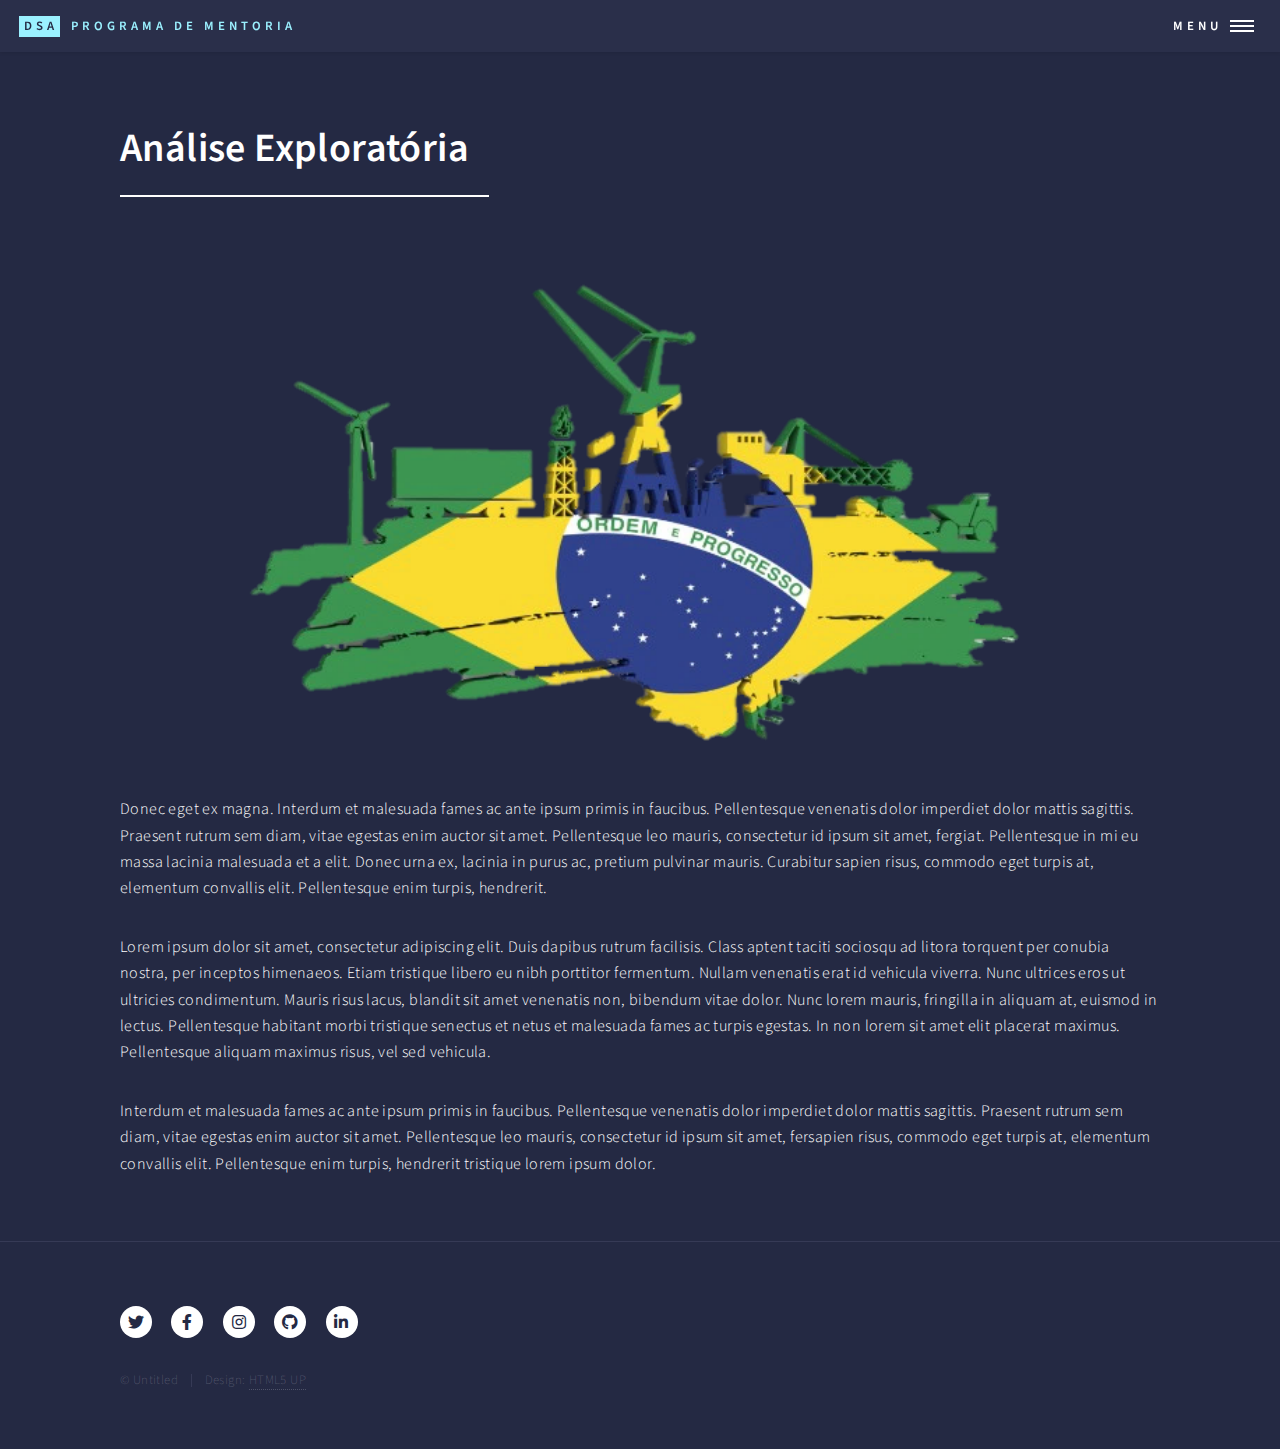
<file: generic.html>
<!DOCTYPE HTML>
<!--
	Forty by HTML5 UP
	html5up.net | @ajlkn
	Free for personal and commercial use under the CCA 3.0 license (html5up.net/license)
-->
<html>
	<head>
		<title>Data Tree</title>
		<meta charset="utf-8" />
		<meta name="viewport" content="width=device-width, initial-scale=1, user-scalable=no" />
		<link rel="stylesheet" href="assets/css/main.css" />
		<noscript><link rel="stylesheet" href="assets/css/noscript.css" /></noscript>
	</head>
	<body class="is-preload">

		<!-- Wrapper -->
			<div id="wrapper">

				<!-- Header -->
					<header id="header">
						<a href="index.html" class="logo"><strong>DSA</strong> <span>programa de mentoria</span></a>
						<nav>
							<a href="#menu">Menu</a>
						</nav>
					</header>

				<!-- Menu -->
					<nav id="menu">
						<ul class="links">
							<li><a href="index.html">Home</a></li>
							<li><a href="landing.html">Landing</a></li>
							<li><a href="generic.html">Generic</a></li>
							<li><a href="elements.html">Elements</a></li>
						</ul>
						<ul class="actions stacked">
							<li><a href="#" class="button primary fit">Get Started</a></li>
							<li><a href="#" class="button fit">Log In</a></li>
						</ul>
					</nav>

				<!-- Main -->
					<div id="main" class="alt">

						<!-- One -->
							<section id="one">
								<div class="inner">
									<header class="major">
										<h1>Análise Exploratória</h1>
									</header>
									<span class="image main"><img src="images/pic11.png" width= '50' alt="" /></span>
									<p>Donec eget ex magna. Interdum et malesuada fames ac ante ipsum primis in faucibus. Pellentesque venenatis dolor imperdiet dolor mattis sagittis. Praesent rutrum sem diam, vitae egestas enim auctor sit amet. Pellentesque leo mauris, consectetur id ipsum sit amet, fergiat. Pellentesque in mi eu massa lacinia malesuada et a elit. Donec urna ex, lacinia in purus ac, pretium pulvinar mauris. Curabitur sapien risus, commodo eget turpis at, elementum convallis elit. Pellentesque enim turpis, hendrerit.</p>
									<p>Lorem ipsum dolor sit amet, consectetur adipiscing elit. Duis dapibus rutrum facilisis. Class aptent taciti sociosqu ad litora torquent per conubia nostra, per inceptos himenaeos. Etiam tristique libero eu nibh porttitor fermentum. Nullam venenatis erat id vehicula viverra. Nunc ultrices eros ut ultricies condimentum. Mauris risus lacus, blandit sit amet venenatis non, bibendum vitae dolor. Nunc lorem mauris, fringilla in aliquam at, euismod in lectus. Pellentesque habitant morbi tristique senectus et netus et malesuada fames ac turpis egestas. In non lorem sit amet elit placerat maximus. Pellentesque aliquam maximus risus, vel sed vehicula.</p>
									<p>Interdum et malesuada fames ac ante ipsum primis in faucibus. Pellentesque venenatis dolor imperdiet dolor mattis sagittis. Praesent rutrum sem diam, vitae egestas enim auctor sit amet. Pellentesque leo mauris, consectetur id ipsum sit amet, fersapien risus, commodo eget turpis at, elementum convallis elit. Pellentesque enim turpis, hendrerit tristique lorem ipsum dolor.</p>
								</div>
							</section>

					</div>

				

				<!-- Footer -->
					<footer id="footer">
						<div class="inner">
							<ul class="icons">
								<li><a href="#" class="icon brands alt fa-twitter"><span class="label">Twitter</span></a></li>
								<li><a href="#" class="icon brands alt fa-facebook-f"><span class="label">Facebook</span></a></li>
								<li><a href="#" class="icon brands alt fa-instagram"><span class="label">Instagram</span></a></li>
								<li><a href="#" class="icon brands alt fa-github"><span class="label">GitHub</span></a></li>
								<li><a href="#" class="icon brands alt fa-linkedin-in"><span class="label">LinkedIn</span></a></li>
							</ul>
							<ul class="copyright">
								<li>&copy; Untitled</li><li>Design: <a href="https://html5up.net">HTML5 UP</a></li>
							</ul>
						</div>
					</footer>

			</div>

		<!-- Scripts -->
			<script src="assets/js/jquery.min.js"></script>
			<script src="assets/js/jquery.scrolly.min.js"></script>
			<script src="assets/js/jquery.scrollex.min.js"></script>
			<script src="assets/js/browser.min.js"></script>
			<script src="assets/js/breakpoints.min.js"></script>
			<script src="assets/js/util.js"></script>
			<script src="assets/js/main.js"></script>

	</body>
</html>
</file>
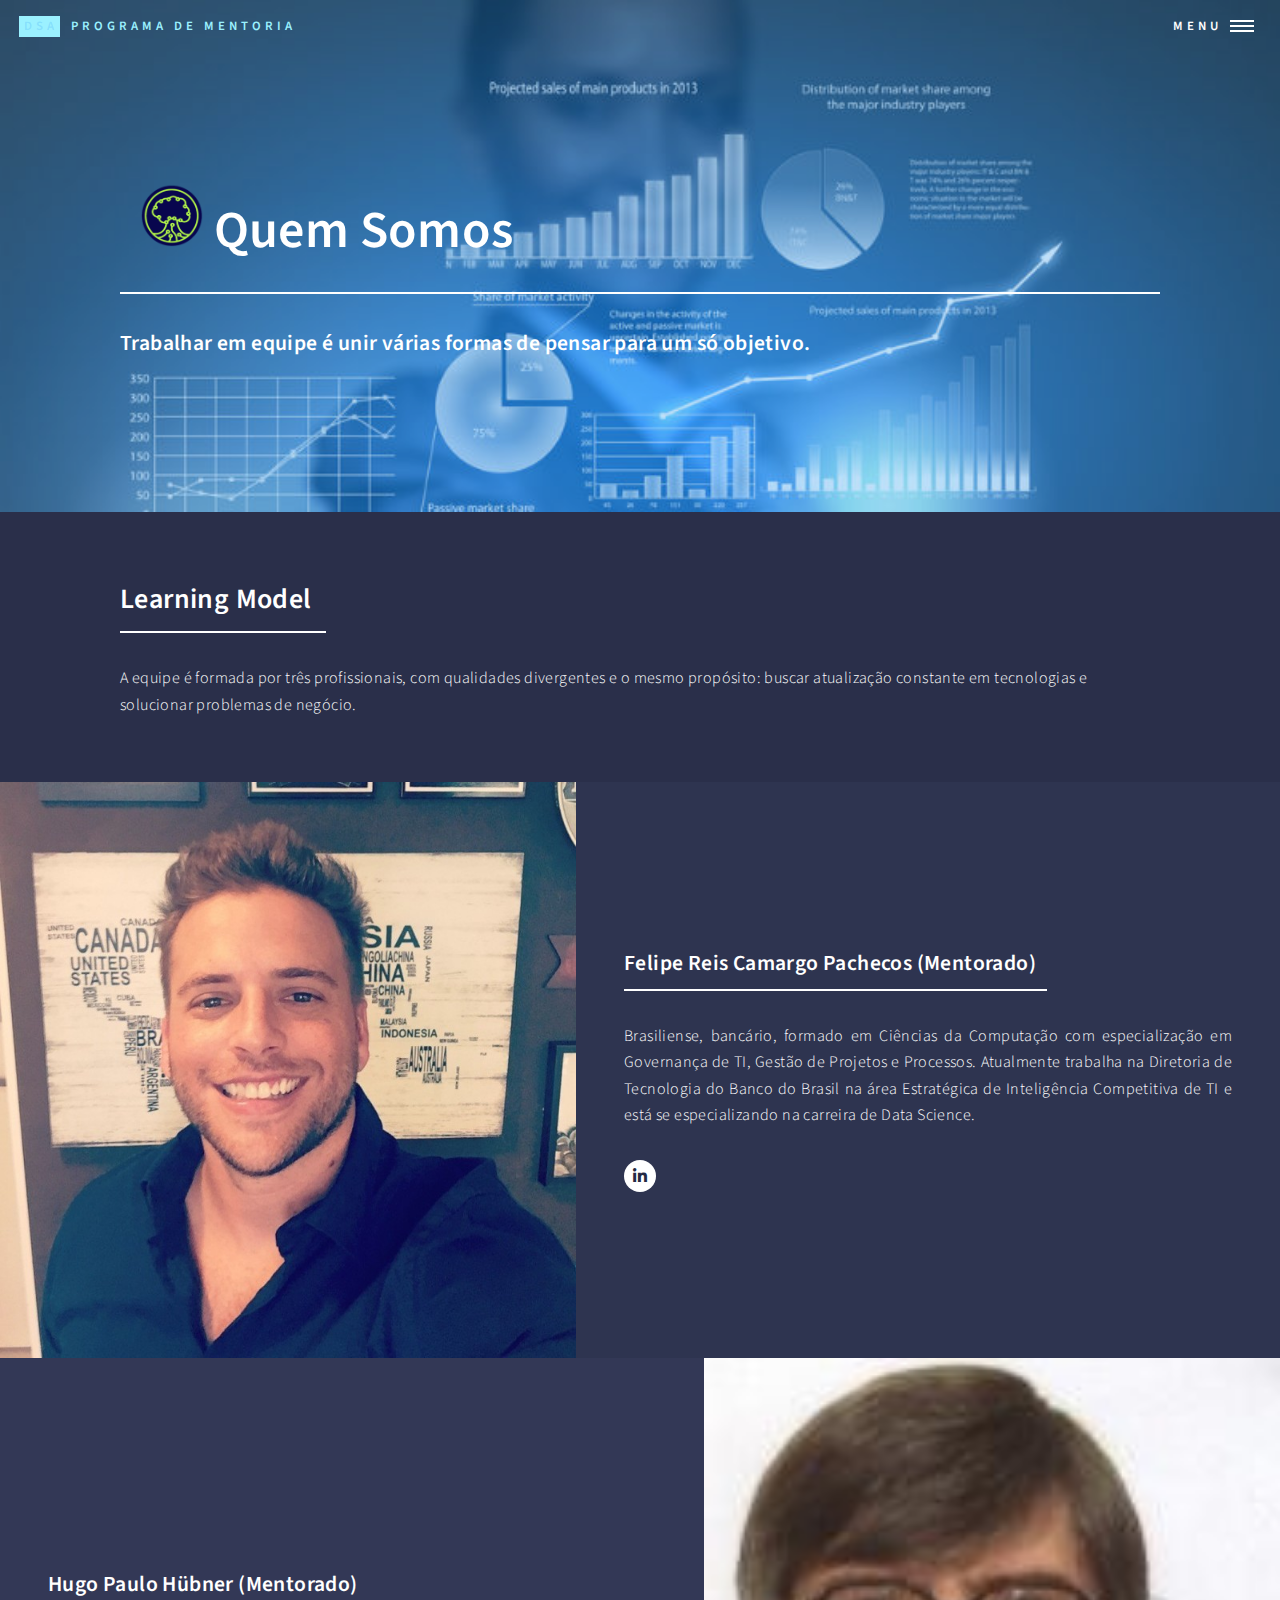
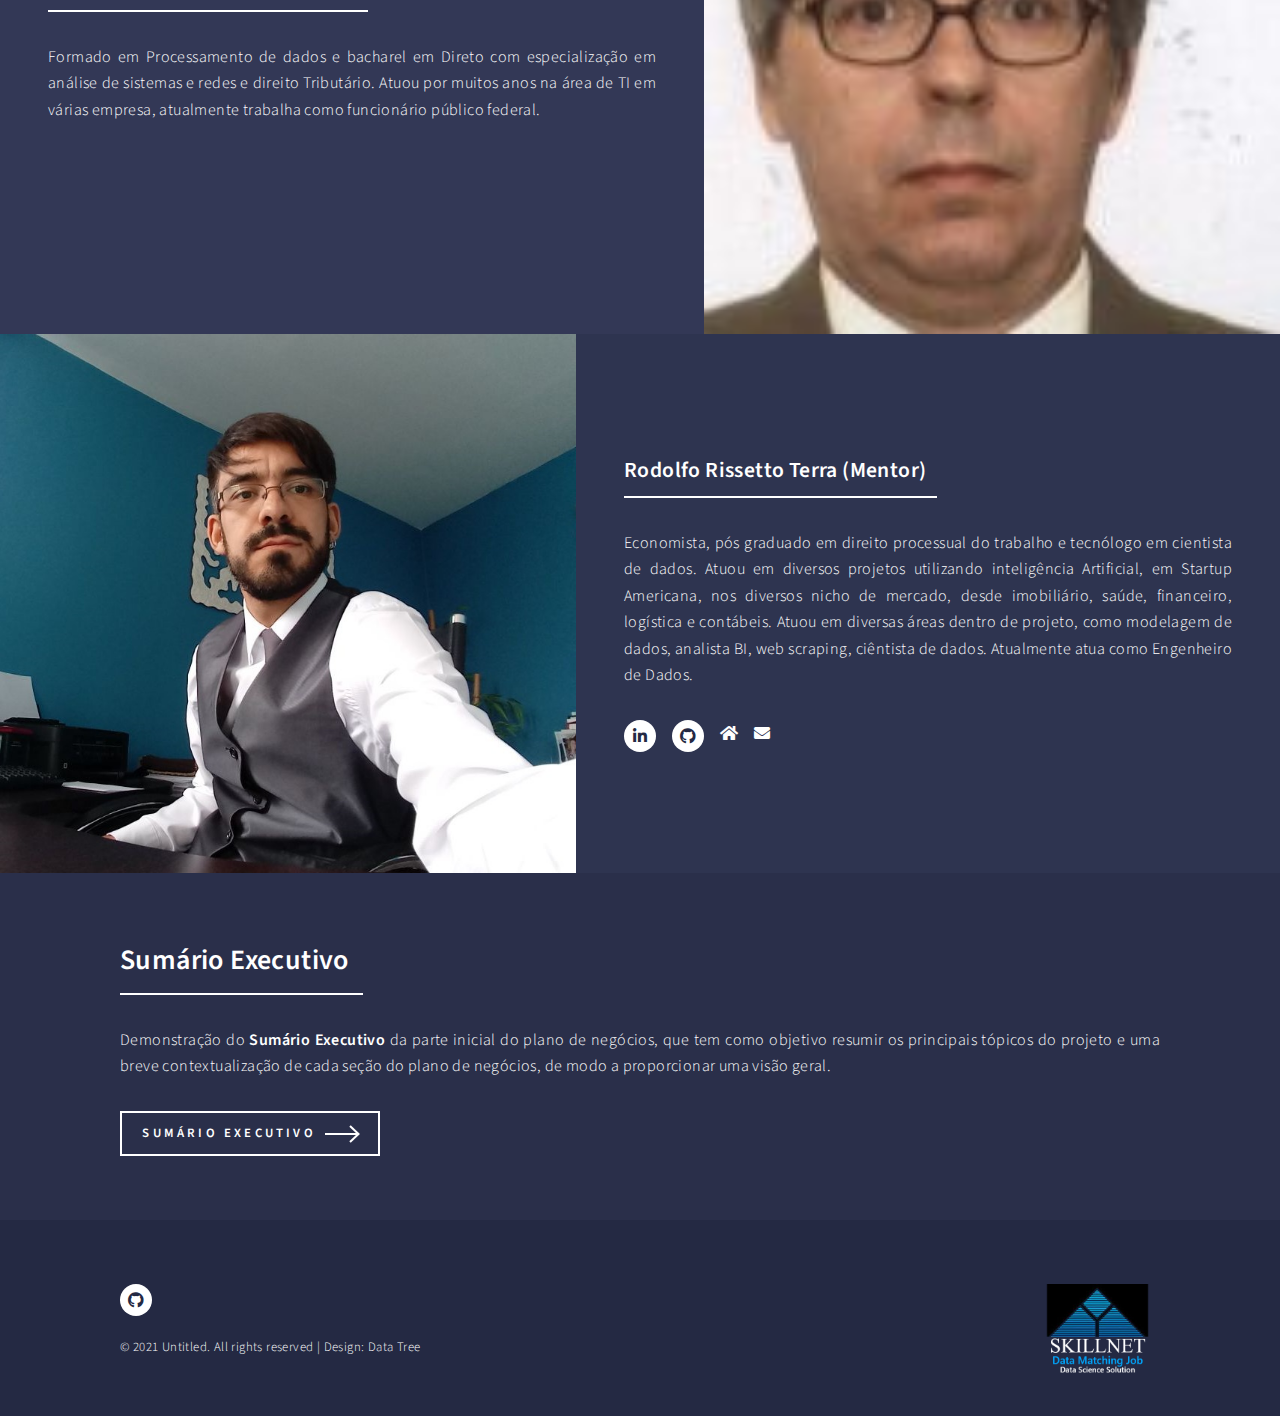
<file: landing.html>
<!DOCTYPE HTML>
<!--
	Forty by HTML5 UP
	html5up.net | @ajlkn
	Free for personal and commercial use under the CCA 3.0 license (html5up.net/license)
-->
<html>
	<head>
		<title>Data Tre</title>
		<meta charset="utf-8" />
		<meta name="viewport" content="width=device-width, initial-scale=1, user-scalable=no" />
		<link rel="stylesheet" href="assets/css/main.css" />
		<noscript><link rel="stylesheet" href="assets/css/noscript.css" /></noscript>
	</head>
	<body class="is-preload">

		<!-- Wrapper -->
			<div id="wrapper">

				<!-- Header -->
				<!-- Note: The "styleN" class below should match that of the banner element. -->
					<header id="header" class="alt style2">
						<a href="index.html" class="logo"><strong>DSA</strong> <span>Programa de Mentoria</span></a>
						<nav>
							<a href="#menu">Menu</a>
						</nav>
					</header>

				<!-- Menu -->
				<nav id="menu">
					<ul class="links">
						<li><a href="index.html">Home</a></li>
							<li><a href="mentoring.html">Programa de Mentoria</a></li>
							<li><a href="Database.html">Banco de Dados</a></li>
							<li><a href="prepocessing.html">Pré Processamento</a></li>
							<li><a href="exploratory_analysis.html">Análise Exploratória</a></li>
					</ul>
					<ul class="actions stacked">
						<li><a href="summary.html" class="button primary fit">Sumário Executivo</a></li>
					</ul>
				</nav>

				<!-- Banner -->
				<!-- Note: The "styleN" class below should match that of the header element. -->
					<section id="banner" class="style2">
						<div class="inner">
							<span class="image">
								<img src="images/pic07.jpg" alt="" />
							</span>
							<header class="major">
								<h1>&nbsp;&nbsp;<img src="images/logo.png" width= 6% alt="" />&nbsp;Quem Somos</h1>
							</header>
							<div class="content">
								<h3>Trabalhar em equipe é unir várias formas de pensar para um só objetivo.</h3>
							</div>
						</div>
					</section>

				<!-- Main -->
					<div id="main">

						<!-- One -->
							<section id="one">
								<div class="inner">
									<header class="major">
										<h2>Learning Model</h2>
									</header>
									<p> A equipe é formada por três profissionais, com qualidades divergentes e o mesmo propósito: 
										buscar atualização constante em tecnologias e solucionar problemas de negócio.
									</p>
								</div>
							</section>

						<!-- Two -->
							<section id="two" class="spotlights">
								<section>
									<a href="generic.html" class="image">
										<img src="images/felipe.jpg" alt="" data-position="center center" />
									</a>
									<div class="content">
										<div class="inner">
											<header class="major">
												<h3>Felipe Reis Camargo Pachecos (Mentorado)</h3>
											</header>
											<p style="text-align: justify;">Brasiliense, bancário, formado em Ciências da Computação com 
												especialização em Governança de TI, Gestão de Projetos e Processos. Atualmente trabalha na
												 Diretoria de Tecnologia do Banco do Brasil na área Estratégica de Inteligência Competitiva de TI
												  e está se especializando na carreira de Data Science.</p>
											<ul class="actions">
												<li><a target="_blank" href="https://www.linkedin.com/in/felipercpacheco" class="icon brands alt fa-linkedin-in"><span class="label">LinkedIn</span></a></li>

											</ul>
										</div>
									</div>
								</section>
								<section>
									<a href="generic.html" class="image">
										<img src="images/baixados1.jfif" width= 80% alt="" data-position="top center" />
									
									</a>
									<div class="content">
										<div class="inner">
											<header class="major">
												<h3>Hugo Paulo Hübner (Mentorado)</h3>
											</header>
											<p style="text-align: justify;">Formado em Processamento de dados e bacharel em Direto com especialização em análise de
												 sistemas e redes e direito Tributário. Atuou por muitos anos na área de TI em várias empresa, atualmente
												 trabalha como funcionário público federal.</p>
										
										</div>
									</div>
								</section>
								<section>
									<a href="generic.html" class="image">
										<img src="images/Rodolfo Terra.jpg" alt="" data-position="25% 25%" />
									</a>
									<div class="content">
										<div class="inner">
											<header class="major">
												<h3>Rodolfo Rissetto Terra (Mentor)</h3>
											</header>
											<p style="text-align: justify;">Economista, pós graduado em direito processual do trabalho e 
												tecnólogo em cientista de dados. Atuou em diversos projetos utilizando inteligência 
												Artificial, em Startup  Americana, nos diversos nicho de mercado, desde imobiliário, saúde,
												financeiro, logística e contábeis. Atuou em diversas áreas dentro de projeto, 
												como modelagem de dados, analista BI, web scraping, ciêntista de dados. Atualmente atua
												como Engenheiro de Dados. </p>
											<ul class="actions">
												<li><a target="_blank" href="https://www.linkedin.com/in/rodolffoterra/" class="icon brands alt fa-linkedin-in"><span class="label">LinkedIn</span></a></li>
												<li><a target="_blank" href="https://github.com/rodolffoterra" class="icon brands alt fa-github"><span class="label">GitHub</span></a></li>
												<li><a target="_blank" href="http://www.rodolfoterra.com" class="icon solid style2 fa-home"><span class="label">Site</span></a></li>
												<li><a href="mailto:consultoriaterra@hotmail.com" class="icon solid style2 fa-envelope"><span class="label">Email</span></a></li>
											</ul>
										</div>
									</div>
								</section>
							</section>

						<!-- Three -->
						<section id="two">
							<div class="inner">
								<header class="major">
									<h2>Sumário Executivo</h2>
								</header>
								<p style="text-align: justify;">Demonstração do <b>Sumário Executivo</b> da parte inicial do plano de negócios, 
									que tem como objetivo resumir os principais tópicos do projeto e uma breve contextualização de 
									cada seção do plano de negócios, de modo a proporcionar uma visão geral.</p>
								<ul class="actions">
									<li><a href="summary.html" class="button next">Sumário Executivo</a></li>
								</ul>
							</div>
						</section>

				</div>

				

				<!-- Footer -->
					<footer id="footer">
						<div class="inner">
							
							<a target="_blank" href="https://github.com/dsadatatree/dsadatatree" class="icon brands alt fa-github"><span class="label">GitHub</span></a></li>
								<img ALIGN=RIGHT src="images/startup.png"  width= 12% alt="" />
							</ul>
							<ul class="copyright">	</br>							
								&copy; 2021 Untitled. All rights reserved | Design: Data Tree</li></ul>
						</div>
					</footer>

			</div>

		<!-- Scripts -->
			<script src="assets/js/jquery.min.js"></script>
			<script src="assets/js/jquery.scrolly.min.js"></script>
			<script src="assets/js/jquery.scrollex.min.js"></script>
			<script src="assets/js/browser.min.js"></script>
			<script src="assets/js/breakpoints.min.js"></script>
			<script src="assets/js/util.js"></script>
			<script src="assets/js/main.js"></script>

	</body>
</html>
</file>
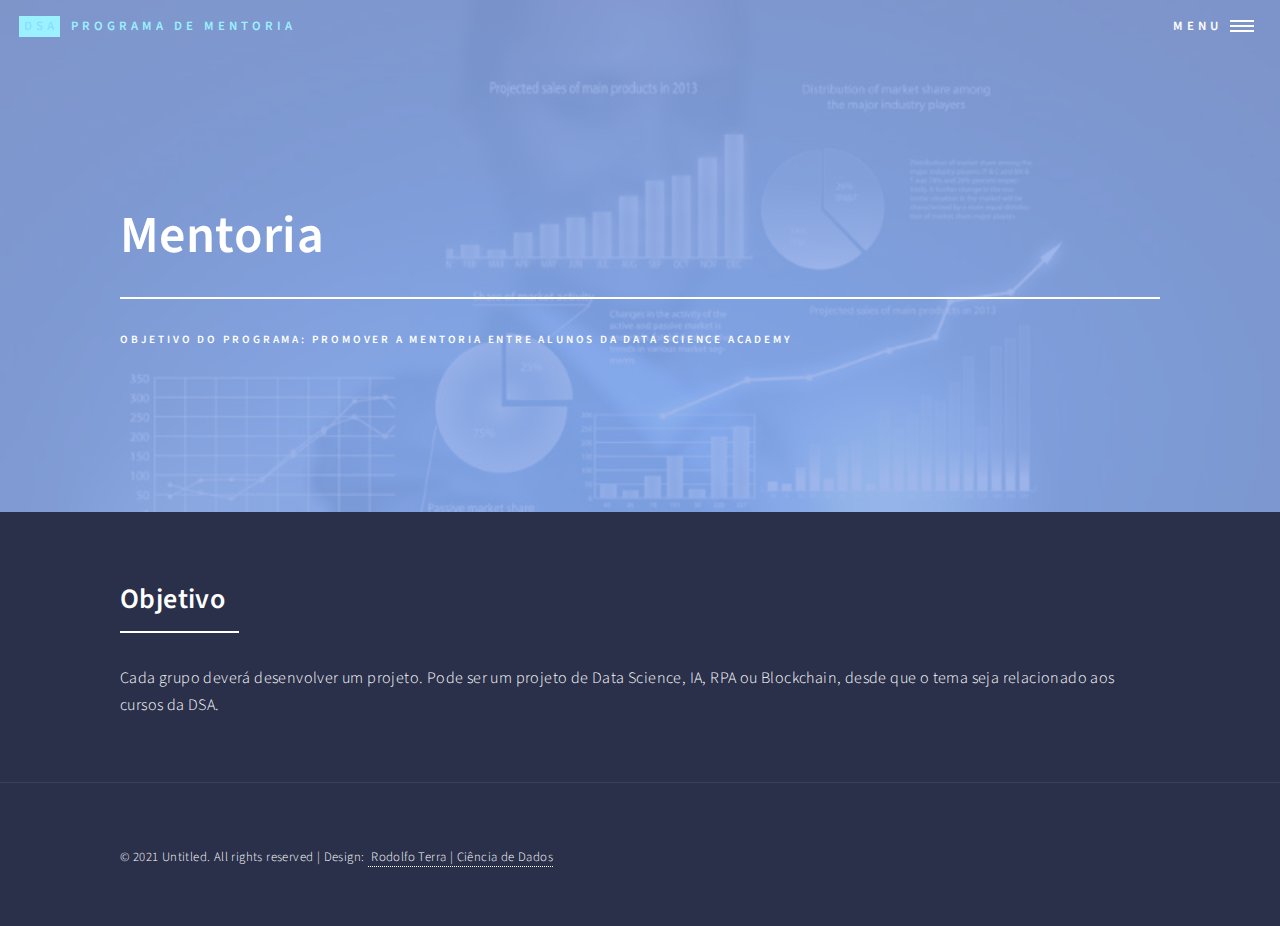
<file: mentoria.html>
<!DOCTYPE HTML>
<!--
	Forty by HTML5 UP
	html5up.net | @ajlkn
	Free for personal and commercial use under the CCA 3.0 license (html5up.net/license)
-->
<html>
	<head>
		<title>Data Tre</title>
		<meta charset="utf-8" />
		<meta name="viewport" content="width=device-width, initial-scale=1, user-scalable=no" />
		<link rel="stylesheet" href="assets/css/main.css" />
		<noscript><link rel="stylesheet" href="assets/css/noscript.css" /></noscript>
	</head>
	<body class="is-preload">

		<!-- Wrapper -->
			<div id="wrapper">

				<!-- Header -->
				<!-- Note: The "styleN" class below should match that of the banner element. -->
					<header id="header" class="alt style2">
						<a href="index.html" class="logo"><strong>DSA</strong> <span>Programa de Mentoria</span></a>
						<nav>
							<a href="#menu">Menu</a>
						</nav>
					</header>

				<!-- Menu -->
					<nav id="menu">
						<ul class="links">
							<li><a href="index.html">Home</a></li>
							<li><a href="landing.html">Quem Somos</a></li>
							<li><a href="mentoria.html">Mentoria</a></li>
							<li><a href="generic.html">Análise Exploratória</a></li>
							<li><a href="elements.html">Modelo Preditivo</a></li>
						</ul>
						<ul class="actions stacked">
							<li><a href="#" class="button primary fit">Aplicação Web</a></li>
						</ul>
					</nav>

				<!-- Banner -->
				<!-- Note: The "styleN" class below should match that of the header element. -->
					<section id="banner" class="style5">
						<div class="inner">
							<span class="image">
								<img src="images/pic07.jpg" alt="" />
							</span>
							<header class="major">
								<h1>Mentoria</h1>
							</header>
							<div class="content">
								<p>Objetivo do Programa: Promover a mentoria entre alunos da Data Science Academy</p>
							</div>
						</div>
					</section>

				<!-- Main -->
					<div id="main">

						<!-- One -->
							<section id="one">
								<div class="inner">
									<header class="major">
										<h2>Objetivo</h2>
									</header>
									<p>Cada grupo deverá desenvolver um projeto. Pode ser um projeto de Data Science, IA, RPA ou Blockchain, desde que o tema seja relacionado aos cursos da DSA. 
									</p>
								</div>
							</section>

						

				<!-- Footer -->
					<footer id="footer">
						<div class="inner">
							
							<ul class="copyright">
								&copy; 2021 Untitled. All rights reserved | Design: <a href="http://www.rodolfoterra.com"> &nbsp;Rodolfo Terra | Ciência de Dados</a></li>							</ul>
						</div>
					</footer>

			</div>

		<!-- Scripts -->
			<script src="assets/js/jquery.min.js"></script>
			<script src="assets/js/jquery.scrolly.min.js"></script>
			<script src="assets/js/jquery.scrollex.min.js"></script>
			<script src="assets/js/browser.min.js"></script>
			<script src="assets/js/breakpoints.min.js"></script>
			<script src="assets/js/util.js"></script>
			<script src="assets/js/main.js"></script>

	</body>
</html>
</file>
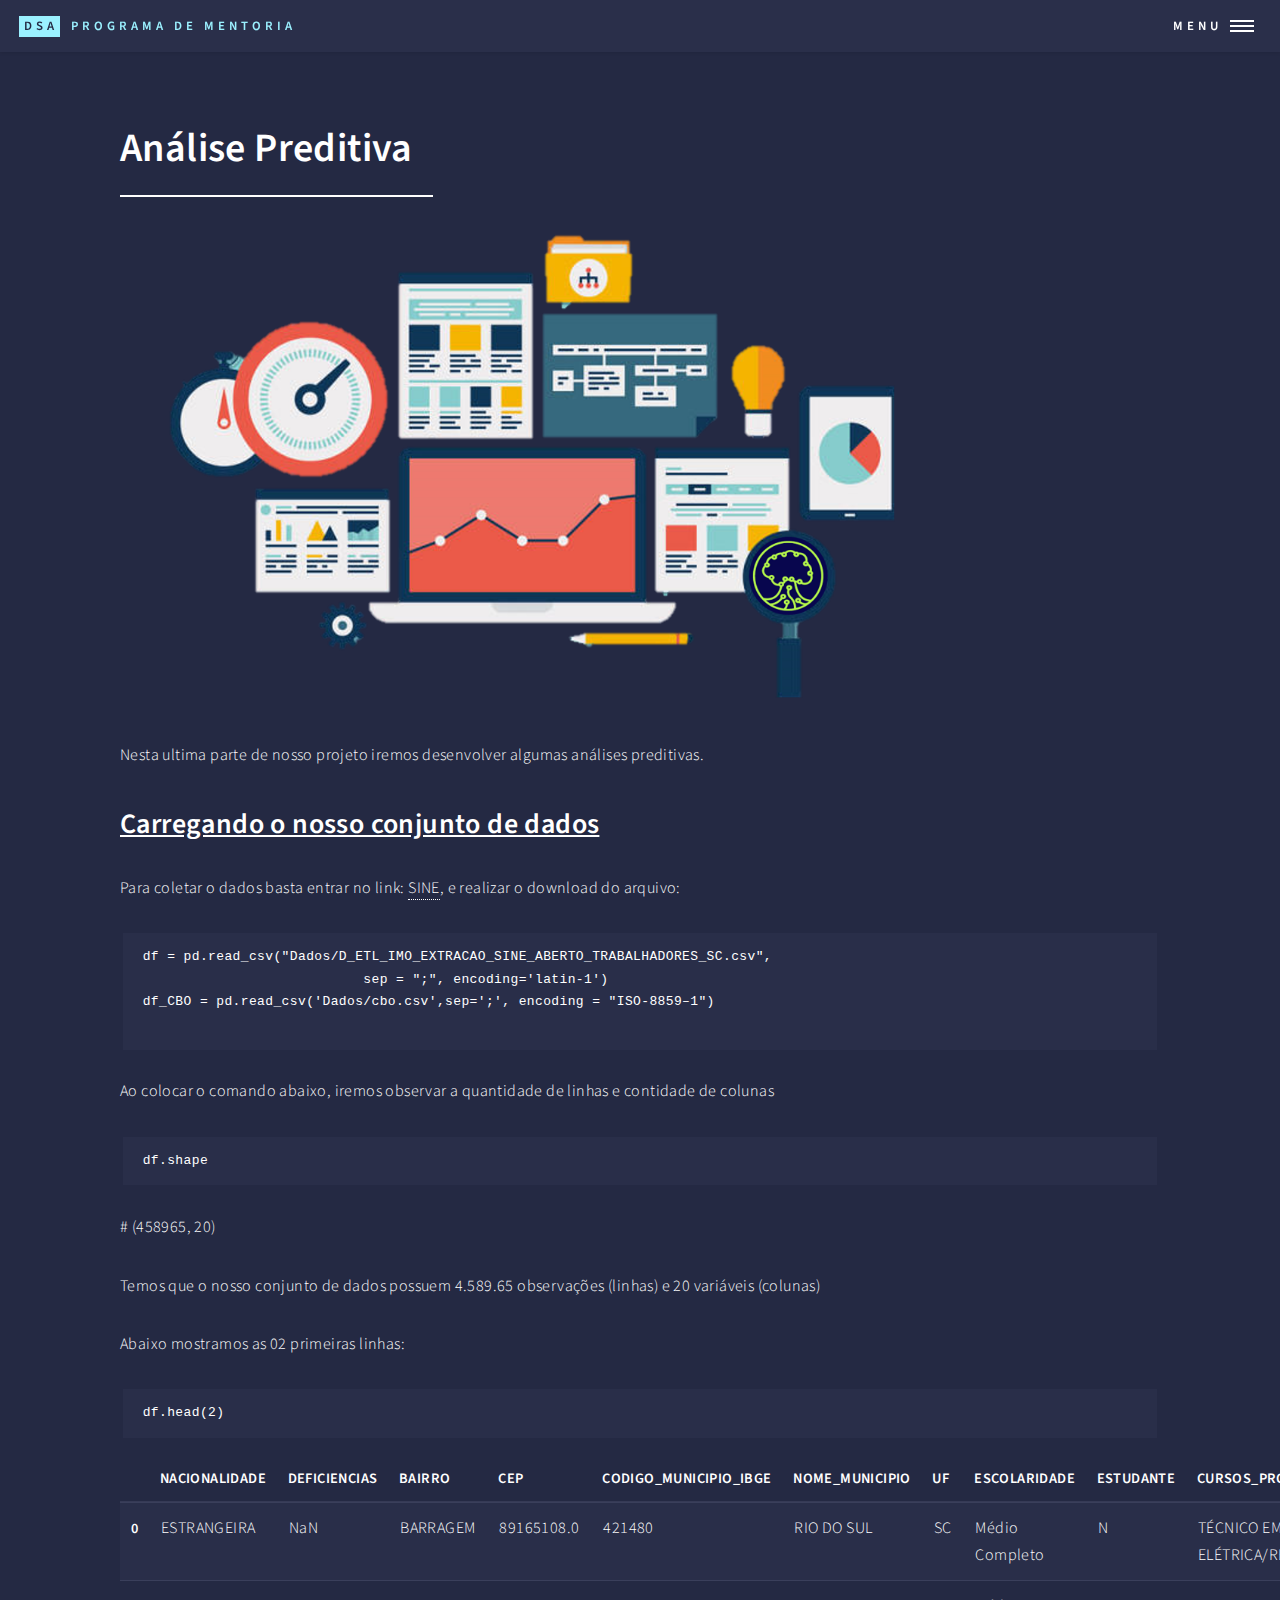
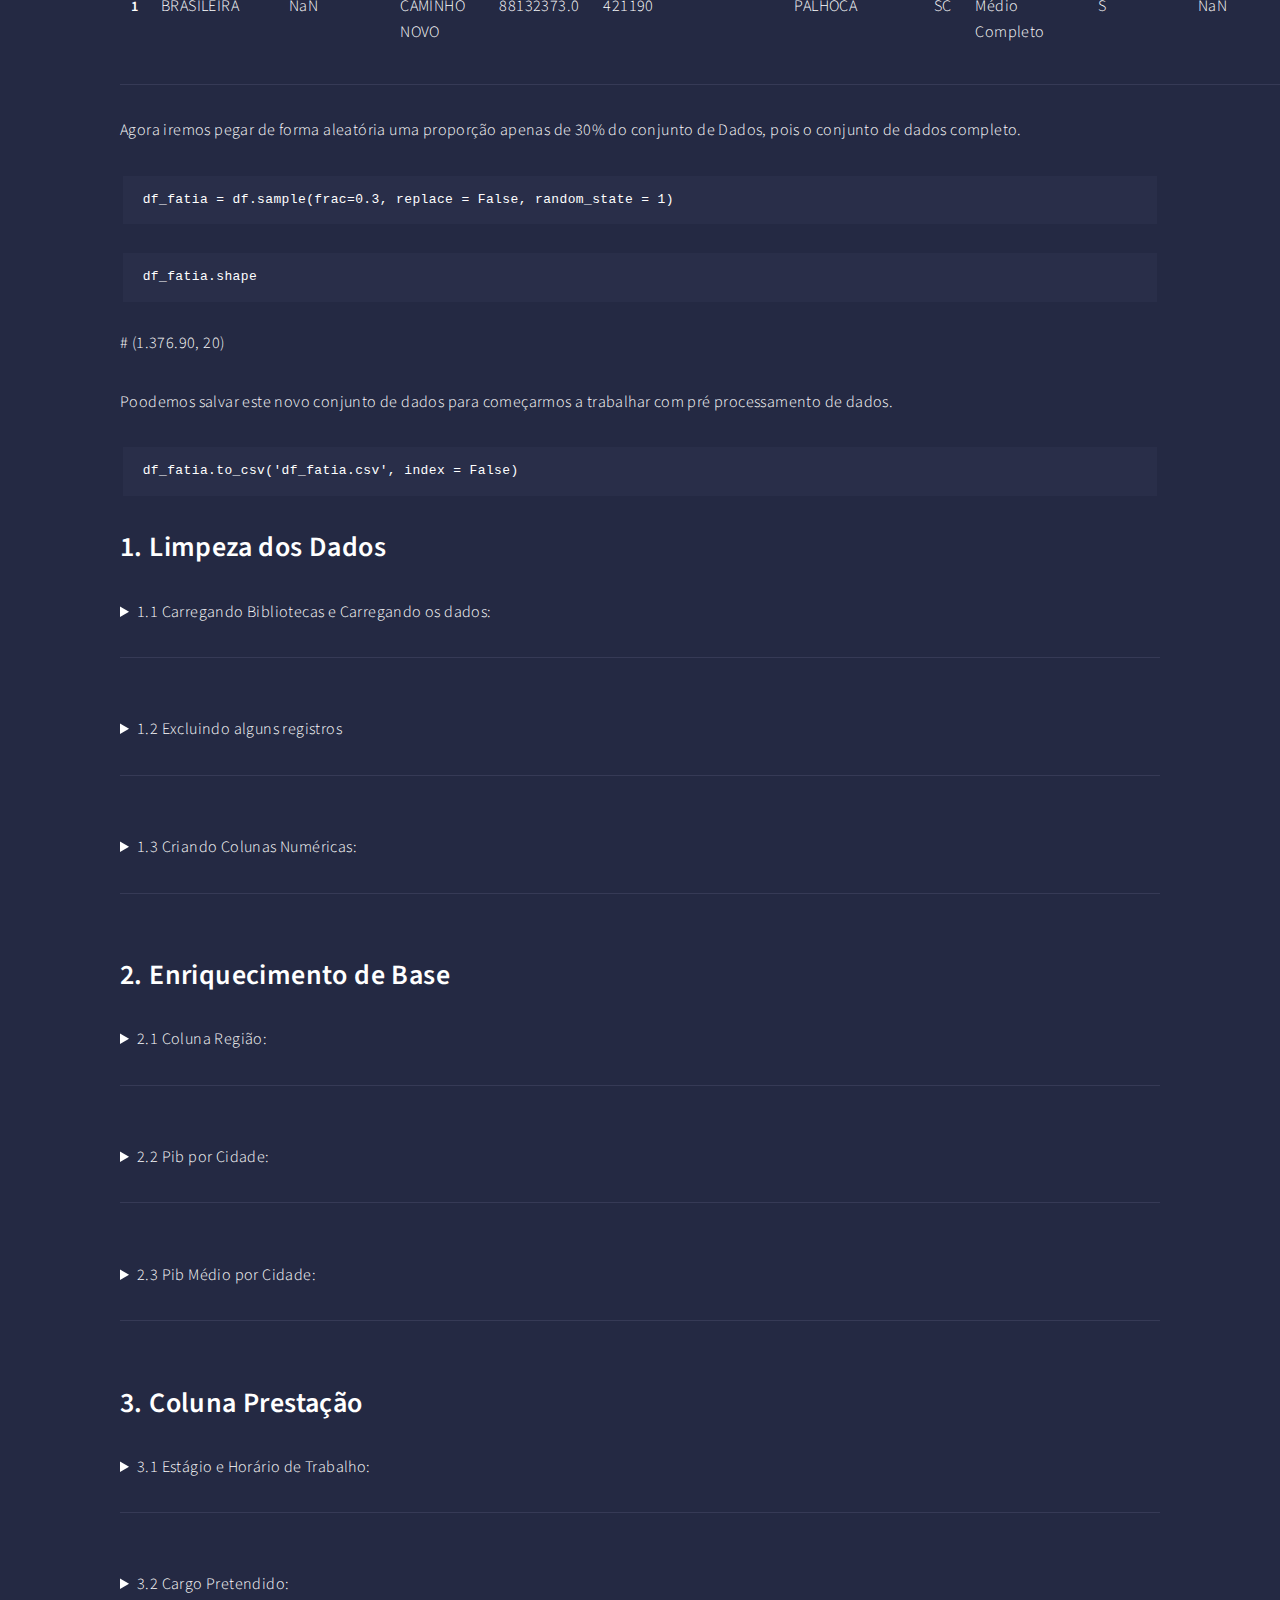
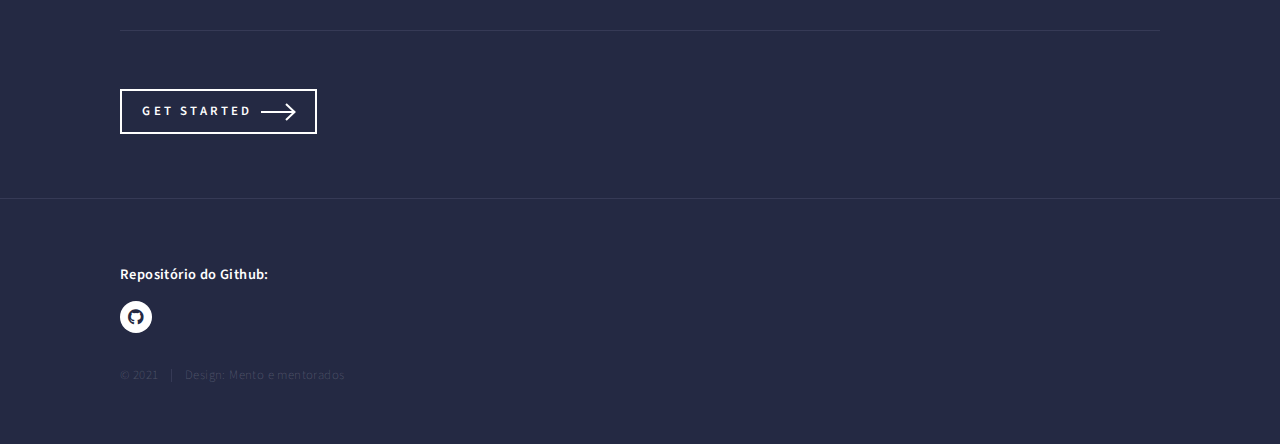
<file: predictive_analytics.html>
<!DOCTYPE HTML>


<html>
	<head>
		<title>Data Tree</title>
		<meta charset="utf-8" />
		<meta name="viewport" content="width=device-width, initial-scale=1, user-scalable=no" />
		<link rel="stylesheet" href="assets/css/main.css" />
		<noscript><link rel="stylesheet" href="assets/css/noscript.css" /></noscript>
	</head>
	<body class="is-preload">

		<!-- Wrapper -->
			<div id="wrapper">

				<!-- Header -->
					<header id="header">
						<a href="index.html" class="logo"><strong>DSA</strong> <span>programa de mentoria</span></a>
						<nav>
							<a href="#menu">Menu</a>
						</nav>
					</header>

				<!-- Menu -->
				<nav id="menu">
					<ul class="links">
						<li><a href="index.html">Home</a></li>
						<li><a href="landing.html">Quem Somos</a></li>
						<li><a href="prepocessing.html">Pré Processamento</a></li>
						<li><a href="exploratory_analysis.html">Análise Exploratória</a></li>
						<li><a href="predictive_analytics.html">Modelo Preditivo</a></li>
					</ul>
					<ul class="actions stacked">
						<li><a href="summary.html" class="button primary fit">Sumário Executivo</a></li>
					</ul>
				</nav>

				<!-- Main -->
					<div id="main" class="alt">

						<!-- One -->
							<section id="one">
								<div class="inner">
									<header class="major">
										<h1>Análise Preditiva</h1>
									</header>
									<span ><img src="images/pred.png" width= 80% alt="" /></span>
								<p></p>
									<p>Nesta ultima parte de nosso projeto iremos desenvolver algumas análises preditivas.</p>

									<h2><strong><span style="text-decoration: underline;">Carregando o nosso conjunto de dados</span></strong></h2>	
									<p> Para coletar o dados basta entrar no link: <a target="_blank" href="'https://sineaberto.economia.gov.br/publico/D_ETL_IMO_EXTRACAO_SINE_ABERTO_TRABALHADORES_SC.zip'">SINE</a>, 
										e realizar o download do arquivo:</p>

										<pre><code>df = pd.read_csv("Dados/D_ETL_IMO_EXTRACAO_SINE_ABERTO_TRABALHADORES_SC.csv",<br>&nbsp;&nbsp;&nbsp;&nbsp;&nbsp;&nbsp;&nbsp;&nbsp;&nbsp;&nbsp;&nbsp;&nbsp;&nbsp;&nbsp;&nbsp;&nbsp;&nbsp;&nbsp;&nbsp;&nbsp;&nbsp;&nbsp;&nbsp;&nbsp;&nbsp;&nbsp;&nbsp;sep = ";", encoding='latin-1')<br>df_CBO = pd.read_csv('Dados/cbo.csv',sep=';', encoding = "ISO-8859–1")
										</code></pre>

										<p>Ao colocar o comando abaixo, iremos observar a quantidade de linhas e contidade de colunas</p>
										<pre><code>df.shape</code></pre>
										<p># (458965, 20)</p>

										<p> Temos que o nosso conjunto de dados possuem 4.589.65 observações (linhas) e 20 variáveis (colunas)</p>

										<p>Abaixo mostramos as 02 primeiras linhas:</p>
										<pre><code>df.head(2)</code></pre>
										<table border="1" class="dataframe">
											<thead>
											  <tr style="text-align: right;">
												<th></th>
												<th>NACIONALIDADE</th>
												<th>DEFICIENCIAS</th>
												<th>BAIRRO</th>
												<th>CEP</th>
												<th>CODIGO_MUNICIPIO_IBGE</th>
												<th>NOME_MUNICIPIO</th>
												<th>UF</th>
												<th>ESCOLARIDADE</th>
												<th>ESTUDANTE</th>
												<th>CURSOS_PROFISSIONALIZANTES</th>
												<th>GRADUACOES</th>
												<th>POS_GRADUACOES</th>
												<th>IDIOMAS</th>
												<th>HABILITACAO</th>
												<th>VEICULOS</th>
												<th>DISP_VIAJAR</th>
												<th>DISP_DORMIR_EMP</th>
												<th>DISP_AUSENTAR_DOMIC</th>
												<th>PRETENSOES</th>
												<th>MUNICIPIOS_INTERESSE</th>
											  </tr>
											</thead>
											<tbody>
											  <tr>
												<th>0</th>
												<td>ESTRANGEIRA</td>
												<td>NaN</td>
												<td>BARRAGEM</td>
												<td>89165108.0</td>
												<td>421480</td>
												<td>RIO DO SUL</td>
												<td>SC</td>
												<td>Médio Completo</td>
												<td>N</td>
												<td>TÉCNICO EM ELÉTRICA/REFRIGERAÇÃO</td>
												<td>NaN</td>
												<td>NaN</td>
												<td>NaN</td>
												<td>Nenhum</td>
												<td>N</td>
												<td>S</td>
												<td>S</td>
												<td>S</td>
												<td>414105-Almoxarife(N,15,0,Indiferente)|(...)</td>
												<td>NaN</td>
											  </tr>
											  <tr>
												<th>1</th>
												<td>BRASILEIRA</td>
												<td>NaN</td>
												<td>CAMINHO NOVO</td>
												<td>88132373.0</td>
												<td>421190</td>
												<td>PALHOCA</td>
												<td>SC</td>
												<td>Médio Completo</td>
												<td>S</td>
												<td>NaN</td>
												<td>NaN</td>
												<td>NaN</td>
												<td>Inglês Básico</td>
												<td>A</td>
												<td>S</td>
												<td>S</td>
												<td>S</td>
												<td>S</td>
												<td>414105-Auxiliar de almoxarifado(N,149,0,Indiferente)| (...)</td>
												<td>NaN</td>
											  </tr>
											</tbody>
										  </table>	
										  
										  <P> Agora iremos pegar de forma aleatória uma proporção apenas de 30% do conjunto de Dados, pois o conjunto de dados completo.								  </P>
										  <pre><code>df_fatia = df.sample(frac=0.3, replace = False, random_state = 1)</code></pre>

										  <pre><code>df_fatia.shape</code></pre>
										<p># (1.376.90, 20)</p>
										<p>Poodemos salvar este novo conjunto de dados para começarmos a trabalhar com pré processamento de dados.</p>
										<pre><code>df_fatia.to_csv('df_fatia.csv', index = False)</code></pre>













										<h2>1. Limpeza dos Dados</h2>

										<details><summary>1.1 Carregando Bibliotecas e Carregando os dados:</summary>
										<p> primeiramente iremos pegar o nosso conjunto de dados já fatiado, para trabalhar com algumas colunas. Para realizar esta etapa precisaremos carregar algumas bibliotecas:</P>
										<pre><code>import pandas as pd</br>import re</br>import unidecode</br>import matplotlib as plt</code></pre>
										<h4>Carregando o conjunto de dados</h4>
										<p>O Conjunto de dados <b>pib_cidade.csv</b>, está ne repositóri do github, porém foi retirado do <a target="_blank" href="https://pt.wikipedia.org/wiki/Lista_de_munic%C3%ADpios_de_Santa_Catarina_por_PIB">Wikipedioa</a>.</p>
										<pre><code>df_fatia = pd.read_csv('df_fatia.csv')</br>pib = pd.read_csv('pib_cidade.csv', sep = ';', encoding='latin1')</code></pre>
										</details>

									<hr />
									<br>
										<details><summary>1.2 Excluindo alguns registros</summary>

											<p>Na coluna <b>ESCOLARIDADE</b> iremos fazer algumas modificações. Primeiramente removemos em nosso conjunto de dados, todos os registros  classificado como:
												<b>Não identificado </b>(6,43% do nosso conjunto de dados). Conforme podemos ver abaixo:</b></p>
												<table border="1" class="dataframe">
													<thead>
													  <tr style="text-align: right;">
														<th></th>
														<th>ESCOLARIDADE</th>
													  </tr>
													</thead>
													<tbody>
													  <tr>
														<th>Médio Completo</th>
														<td>52.41</td>
													  </tr>
													  <tr>
														<th>Fundamental Completo</th>
														<td>11.13</td>
													  </tr>
													  <tr>
														<th>Médio Incompleto</th>
														<td>10.62</td>
													  </tr>
													  <tr>
														<th>Superior Completo</th>
														<td>7.92</td>
													  </tr>
													  <tr>
														<th>Não Identificado</th>
														<td>6.49</td>
													  </tr>
													  <tr>
														<th>Superior Incompleto</th>
														<td>6.43</td>
													  </tr>
													  <tr>
														<th>Fundamental Incompleto</th>
														<td>3.01</td>
													  </tr>
													  <tr>
														<th>Nenhum</th>
														<td>1.20</td>
													  </tr>
													  <tr>
														<th>Analfabeto</th>
														<td>0.36</td>
													  </tr>
													  <tr>
														<th>Especialização</th>
														<td>0.34</td>
													  </tr>
													  <tr>
														<th>Mestrado</th>
														<td>0.07</td>
													  </tr>
													  <tr>
														<th>Doutorado</th>
														<td>0.01</td>
													  </tr>
													</tbody>
												  </table>
												  <p>Na coluna <b>NACIONALIDADE</b> também removamos todos os registro que goram classificados como 
													<b>IGNORADOS</b> (11,76% do nosso conjunto de dados). Conforme podemos ver abaixo:</p>
													<table border="1" class="dataframe">
														<thead>
														  <tr style="text-align: right;">
															<th></th>
															<th>NACIONALIDADE</th>
														  </tr>
														</thead>
														<tbody>
														  <tr>
															<th>BRASILEIRA</th>
															<td>86.11</td>
														  </tr>
														  <tr>
															<th>IGNORADO</th>
															<td>11.76</td>
														  </tr>
														  <tr>
															<th>ESTRANGEIRA</th>
															<td>1.98</td>
														  </tr>
														  <tr>
															<th>NATURALIZADO BRASILEIRO</th>
															<td>0.09</td>
														  </tr>
														  <tr>
															<th>BRASILEIRO NASCIDO NO EXTERIOR</th>
															<td>0.07</td>
														  </tr>
														</tbody>
													  </table>
													
										</details>



										<hr />
										<br>
										<details><summary>1.3 Criando Colunas Numéricas:</summary>

										<p> Temos a coluna <B>ESTUDANTE</B>, em nosso conjunto de dados, com douas categoria ("S") significando que o candidato é estudante, ou ("N"), significando que o candidato não é 
										estudante. Iremos criar uma coluna do mesmo tipo, porém numérica, como 1 para estudante e 0 para não estudante.</p>
										<pre><code>df['Estudante'] = None</br>df['Estudante'] = df['ESTUDANTE'].apply(lambda x: 1 if x == 'S' else 0)</code></pre>
										<p>Podemos observar a criação da nova coluna abaixo:</p>
										<pre><code>df_fatia[['ESTUDANTE','Estudante']].tail(3)</code></pre>
										<table border="1" class="dataframe">
											<thead>
											  <tr style="text-align: right;">
												<th></th>
												<th>ESTUDANTE</th>
												<th>Estudante</th>
											  </tr>
											</thead>
											<tbody>
											  <tr>
												<th>137686</th>
												<td>N</td>
												<td>0</td>
											  </tr>
											  <tr>
												<th>137687</th>
												<td>S</td>
												<td>1</td>
											  </tr>
											  <tr>
												<th>137688</th>
												<td>N</td>
												<td>0</td>
											  </tr>
											</tbody>
										  </table>

										  Agora vamos observar a quantidade de estudante para não estudante:
										  <pre><code>df_fatia['Estudante'].value_counts()</code></pre>
										<p>#  0 &nbsp;&nbsp;&nbsp; 125131 </br># 1 &nbsp;&nbsp;&nbsp;12558</br>Name: Estudante, dtype: int 64</p>

										<pre><code>estudante = df_fatia['ESTUDANTE'].value_counts()</br>ax = estudante.plot(kind = 'barh', color = ['red','blue'], title = 'Quantidade de Cantidade Estudantes e \n Não Estudantes',</br>&nbsp;&nbsp;&nbsp;&nbsp;&nbsp;xlabel = "Categoria")</code></pre>
										<img  src="images/estudante.01.png",   width= 70% alt="" />

										<p>O mesmof eito pela categoria Estudante feremos com as categorias: <b>'VEICULOS', 'DISP_VIAJAR', 'DISP_DORMIR_EMP', 'DISP_AUSENTAR_DOMIC' e 'ESCOLARIDADE'.</b></p>
										<pre><code>df_fatia['Veiculo'] = None</br>df_fatia['Veiculo'] = df_fatia['VEICULOS'].apply(lambda x: 1 if x == 'S' else 0)</br></br>df_fatia['Viajar'] = None</br>df_fatia['Viajar'] = df_fatia['DISP_VIAJAR'].apply(lambda x: 1 if x == 'S' else 0)</br></br>df_fatia['Dormir_local'] = None</br>df_fatia['Dormir_local'] = df_fatia['DISP_DORMIR_EMP'].apply(lambda x: 1 if x == 'S' else 0)</br></br>df_fatia['Ausentar_Domic'] = None</br>df_fatia['Ausentar_Domic'] = df_fatia['DISP_AUSENTAR_DOMIC'].apply(lambda x: 1 if x == 'S' else 0)</code></pre>
										<p>A análisde exploratória será demonstrado em outra página, esta página tem como propósito apenas demonstrar o préprocessamento de dados.</p>
										
										  <p> Depois categorizamos de 0 a 3, sendo respectivamente: analfabeto, ensino fundamental, ensino médico e superior e outras categorias.</p>

										  <table border="1" class="dataframe">
											 <tr>
												<th>ESCOLARIDADE</th>
												<th>Nivel_esc</th>
												<th>Quantidade</th>
											  </tr>
											</thead>
											<tbody>
											  <tr>
												<th>Médio Completo</th>
												<th>2</th>
												<td>72167</td>
											  </tr>
											  <tr>
												<th>Fundamental Completo</th>
												<th>1</th>
												<td>15326</td>
											  </tr>
											  <tr>
												<th>Médio Incompleto</th>
												<th>2</th>
												<td>14627</td>
											  </tr>
											  <tr>
												<th>Superior Completo</th>
												<th>3</th>
												<td>10908</td>
											  </tr>
											  <tr>
												<th>Superior Incompleto</th>
												<th>3</th>
												<td>8852</td>
											  </tr>
											  <tr>
												<th>Fundamental Incompleto</th>
												<th>1</th>
												<td>4142</td>
											  </tr>
											  <tr>
												<th>Nenhum</th>
												<th>0</th>
												<td>1646</td>
											  </tr>
											  <tr>
												<th>Analfabeto</th>
												<th>0</th>
												<td>499</td>
											  </tr>
											  <tr>
												<th>Especialização</th>
												<th>3</th>
												<td>466</td>
											  </tr>
											  <tr>
												<th>Mestrado</th>
												<th>3</th>
												<td>101</td>
											  </tr>
											  <tr>
												<th>Doutorado</th>
												<th>3</th>
												<td>14</td>
											  </tr>
											</tbody>
										  </table>
										</details>
										 
										
										<hr />
										<br>



										<h2>2. Enriquecimento de Base</h2>

										<details><summary>2.1 Coluna Região:</summary>

											<p>Buscamos conhecer as cidades que fazem parte de cada região no Estado de Santa Catarina.
												Utilizamos o seguinte <a target="_blank"href="https://www.causc.gov.br/wp-content/uploads/chamadas/2429/10.-ANEXO-VII-Divisao-do-Municipios-do-Estado-de-SC-por-Mesorregioes.pdf">link</a>.</p>
								Criamos um dicionário de dados em python, e criamos a coluna região:</p>
								<pre><code>reg = {'ararangua':'sul','armazem':'sul','balneario arroio do silva':'sul','balneario gaivota':'sul','balneario rincao':'sul','braco do norte':'sul','capivari de baixo':'sul','cocal do sul':'sul','criciuma':'sul','ermo':'sul','forquilhinha':'sul','garopaba':'sul','grao para':'sul','gravatal':'sul','icara':'sul','imarui':'sul','imbituba':'sul','jacinto machado':'sul','jaguaruna':'sul','laguna':'sul','lauro muller':'sul','maracaja':'sul','meleiro':'sul','morro da fumaca':'sul','morro grande':'sul','nova veneza':'sul','orleans':'sul','passo de torres':'sul','pedras grandes':'sul','pescaria brava':'sul','praia grande':'sul','rio fortuna':'sul','sangao':'sul','santa rosa de lima':'sul','santa rosa do sul':'sul','sao joao do sul':'sul','sao ludgero':'sul','sao martinho':'sul','sideropolis':'sul','sombrio':'sul','timbe do sul':'sul','treviso':'sul','treze de maio':'sul','tubarao':'sul','turvo':'sul','urussanga':'sul',</br>'aguas mornas':'grande florianópolis','alfredo wagner':'grande florianópolis','angelina':'grande florianópolis','anitapolis':'grande florianópolis','antonio carlos':'grande florianópolis','biguacu':'grande florianópolis','canelinha':'grande florianópolis','florianopolis':'grande florianópolis','governador celso ramos':'grande florianópolis','leoberto leal':'grande florianópolis','major gercino':'grande florianópolis','nova trento':'grande florianópolis','palhoca':'grande florianópolis','paulo lopes':'grande florianópolis','rancho queimado':'grande florianópolis','santo amaro da imperatriz':'grande florianópolis','sao bonifacio':'grande florianópolis','sao joao batista':'grande florianopolis','sao jose':'grande florianópolis','sao pedro de alcantara':'grande florianópolis','tijucas':'grande florianópolis',</br>'araquari':'norte','balneario barra do sul':'norte','bela vista do toldo':'norte','campo alegre':'norte','canoinhas':'norte','corupa':'norte','garuva':'norte','guaramirim':'norte','irineppolis':'norte','itaiopolis':'norte','itapoa':'norte','jaragua do sul':'norte','joinville':'norte','mafra':'norte','major vieira':'norte','massaranduba':'norte','monte castelo':'norte','papanduva':'norte','porto uniao':'norte','rio negrinho':'norte','santa terezinha':'norte','sao bento do sul':'norte','sao francisco do sul':'norte','schroeder':'norte','timbo grande':'norte','tres barras':'norte',</br>'abelardo luz': 'oeste','agua doce': 'oeste','aguas de chapeco': 'oeste','aguas frias': 'oeste','alto bela vista': 'oeste','anchieta': 'oeste','arabuta': 'oeste','arroio trinta': 'oeste','arvoredo': 'oeste','bandeirante': 'oeste','barra bonita': 'oeste','belmonte': 'oeste','bom jesus': 'oeste','bom jesus do oeste': 'oeste','cacador': 'oeste','caibi': 'oeste','calmon': 'oeste','campo ere': 'oeste','capinzal': 'oeste','catanduvas': 'oeste','caxambu do sul': 'oeste','chapeco': 'oeste','concordia': 'oeste','cordilheira alta': 'oeste','coronel freitas': 'oeste','coronel martins': 'oeste','cunha pora': 'oeste','cunhatai': 'oeste','descanso': 'oeste','dionisio cerqueira': 'oeste','entre rios': 'oeste','erval velho': 'oeste','faxinal dos guedes': 'oeste','flor do sertao': 'oeste','formosa do sul': 'oeste','fraiburgo': 'oeste','galvao': 'oeste','guaraciaba': 'oeste','guaruja do sul': 'oeste','guatambu': 'oeste',"herval d oeste": 'oeste','ibiam': 'oeste','ibicare': 'oeste','iomere': 'oeste','ipira': 'oeste','ipora do oeste': 'oeste','ipuacu': 'oeste','ipumirim': 'oeste','iraceminha': 'oeste','irani': 'oeste','irati': 'oeste','ita': 'oeste','itapiranga': 'oeste','jabora': 'oeste','jardinopolis': 'oeste','joacaba': 'oeste','jupia': 'oeste','lacerdopolis': 'oeste','lajeado grande': 'oeste','lebon regis': 'oeste','lindoia do sul': 'oeste','luzerna': 'oeste','macieira': 'oeste','maravilha': 'oeste','marema': 'oeste','matos costa': 'oeste','modelo': 'oeste','mondai': 'oeste','nova erechim': 'oeste','nova itaberaba': 'oeste','novo horizonte': 'oeste','ouro': 'oeste','ouro verde': 'oeste','paial': 'oeste','palma sola': 'oeste','palmitos': 'oeste','paraiso': 'oeste','passos maia': 'oeste','peritiba': 'oeste','pinhalzinho': 'oeste','pinheiro preto': 'oeste','piratuba': 'oeste','planalto alegre': 'oeste','ponte serrada': 'oeste','presidente castelo branco': 'oeste','princesa': 'oeste','quilombo': 'oeste','rio das antas': 'oeste','riqueza': 'oeste','romelandia': 'oeste','saltinho': 'oeste','salto veloso': 'oeste','santa helena': 'oeste','santa terezinha do progresso': 'oeste','santiago do sul': 'oeste','sao bernardino': 'oeste','sao carlos': 'oeste','sao domingos': 'oeste','sao joao do oeste': 'oeste','sao jose do cedro': 'oeste','sao lourenco do oeste': 'oeste','sao miguel da boa vista': 'oeste','sao miguel do oeste': 'oeste','saudades': 'oeste','seara': 'oeste','serra alta': 'oeste','sul brasil': 'oeste','tangara': 'oeste','tigrinhos': 'oeste','treze tilias': 'oeste','tunapolis': 'oeste','uniao do oeste': 'oeste','vargeao': 'oeste','vargem bonita': 'oeste','videira': 'oeste','xanxere': 'oeste','xavantina': 'oeste','xaxim': 'oeste',</br>'abdon batista' : 'serrtana','anita garibaldi' : 'serrtana','bocaina do sul' : 'serrtana','bom jardim da serra' : 'serrtana','bom retiro' : 'serrtana','brunopolis' : 'serrtana','campo belo do sul' : 'serrtana','campos novos' : 'serrtana','capao alto' : 'serrtana','celso ramos' : 'serrtana','cerro negro' : 'serrtana','correia pinto' : 'serrtana','curitibanos' : 'serrtana','frei rogerio' : 'serrtana','lages' : 'serrtana','monte carlo' : 'serrtana','otacilio costa' : 'serrtana','painel' : 'serrtana','palmeira' : 'serrtana','ponte alta' : 'serrtana','ponte alta do norte' : 'serrtana','rio rufino' : 'serrtana','santa cecilia' : 'serrtana','sao cristovao do sul' : 'serrtana','sao joaquim' : 'serrtana','sao jose do cerrito' : 'serrtana','urubici' : 'serrtana','urupema' : 'serrtana','vargem' : 'serrtana','zortea' : 'serrtana',</br>'agrolandia' : 'vale do iajaí','agronomica' : 'vale do iajaí','apiuna' : 'vale do iajaí','ascurra' : 'vale do iajaí','atalanta' : 'vale do iajaí','aurora' : 'vale do iajaí','balneario camboriu' : 'vale do iajaí','balneario picarras' : 'vale do iajaí','barra velha' : 'vale do iajaí','benedito novo' : 'vale do iajaí','blumenau' : 'vale do iajaí','bombinhas' : 'vale do iajaí','botuvera' : 'vale do iajaí','braco do trombudo' : 'vale do iajaí','brusque' : 'vale do iajaí','camboriu': 'vale do iajaí','chapadao do lageado' : 'vale do iajaí','dona emma' : 'vale do iajaí','doutor pedrinho' : 'vale do iajaí','gaspar' : 'vale do iajaí','guabiruba' : 'vale do iajaí','ibirama' : 'vale do iajaí','ilhota' : 'vale do iajaí','imbuia' : 'vale do iajaí','indaial' : 'vale do iajaí','itajai' : 'vale do iajaí','itapema' : 'vale do iajaí','ituporanga' : 'vale do iajaí','jose boiteux' : 'vale do iajaí','laurentino' : 'vale do iajaí','lontras' : 'vale do iajaí','luiz alves' : 'vale do iajaí','mirim doce' : 'vale do iajaí','navegantes' : 'vale do iajaí','penha' : 'vale do iajaí','petrolandia' : 'vale do iajaí','pomerode' : 'vale do iajaí','porto belo' : 'vale do iajaí','pouso redondo' : 'vale do iajaí','presidente getulio' : 'vale do iajaí','presidente nereu' : 'vale do iajaí','rio do campo' : 'vale do iajaí','rio do oeste' : 'vale do iajaí','rio do sul' : 'vale do iajaí','rio dos cedros' : 'vale do iajaí','rodeio' : 'vale do iajaí','salete' : 'vale do iajaí','sao joao do itaperiu' : 'vale do iajaí','taio' : 'vale do iajaí','timbo' : 'vale do iajaí','trombudo central' : 'vale do iajaí','vidal ramos' : 'vale do iajaí','vitor meireles' : 'vale do iajaí','witmarsum' : 'vale do iajaí',</br>'irineopolis':'Norte', 'presidente castello branco':'Oeste'      
							  }</code></pre>
							  <pre><code>df_fatia['Regiao'] = df_fatia['NOME_MUNICIPIO']</br>df_fatia['Regiao'] = df_fatia['Regiao'].str.lower()</br>df_fatia['Regiao'] = df_fatia['Regiao'].map(reg)</br>df_fatia['Regiao'] = df_fatia['Regiao'].map({'norte':'Norte',</br>&nbsp;&nbsp;&nbsp;&nbsp;&nbsp;&nbsp;'sul':'Sul',</br>&nbsp;&nbsp;&nbsp;&nbsp;&nbsp;&nbsp;'grande florianópolis':'Grande Florianópolis',</br>&nbsp;&nbsp;&nbsp;&nbsp;&nbsp;&nbsp;'oeste':'Oeste',</br>&nbsp;&nbsp;&nbsp;&nbsp;&nbsp;&nbsp;'serrtana': 'Serrana',</br>&nbsp;&nbsp;&nbsp;&nbsp;&nbsp;&nbsp;'vale do iajaí': 'Vale do Iajaí'})</code></pre>
							<pre><code>df_fatia['Regiao'][df_fatia['NOME_MUNICIPIO'] == 'IRINEOPOLIS'] = 'Norte'</br>df_fatia['Regiao'][df_fatia['NOME_MUNICIPIO'] == 'SAO JOAO BATISTA'] = 'Grande Florianópolis'</br>df_fatia['Regiao'][df_fatia['NOME_MUNICIPIO'] == 'PRESIDENTE CASTELLO BRANCO'] = 'Oeste'</br>df_fatia['Regiao'].value_counts())/df_fatia.shape[0]*100).round(2)</code></pre>
							<table border="1" class="dataframe">
								<thead>
								  <tr style="text-align: right;">
									<th>Regiao</th>
									<th>Quantidade de Pessoas (Perc. %)</th>
								  </tr>
								</thead>
								<tbody>
								  <tr>
									<th>Vale do Iajaí</th>
									<td>27.24</td>
								  </tr>
								  <tr>
									<th>Norte</th>
									<td>22.25</td>
								  </tr>
								  <tr>
									<th>Grande Florianópolis</th>
									<td>18.36</td>
								  </tr>
								  <tr>
									<th>Sul</th>
									<td>13.87</td>
								  </tr>
								  <tr>
									<th>Oeste</th>
									<td>13.76</td>
								  </tr>
								  <tr>
									<th>Serrana</th>
									<td>4.52</td>
								  </tr>
								</tbody>
							  </table>
							
							
							
							</details>
										 
										
							  <hr />
							  <br>

							  <details><summary>2.2 Pib por Cidade:</summary>

								<p>róximo enriquecimento de dados é acrescentar em nosso conjunto de dados o PIB por cidade, em nosso conjunto de 
									dados. Utilizamos o <a target="_blank" href="https://pt.wikipedia.org/wiki/Lista_de_munic%C3%ADpios_de_Santa_Catarina_por_PIB">Wikipédia</a>, para coletar tais informações do ano de 2018. Também precisamos primeiramente fazer uma 
								limpeza dos dados, pois ele veio com uma formatação não numérica. </p>
								</p>
								<pre><code>print(pib.head())</code></pre>
								<table border="1" class="dataframe">
									<thead>
									  <tr style="text-align: right;">
										<th></th>
										<th>Município</th>
										<th>PIB em 2018</th>
									  </tr>
									</thead>
									<tbody>
									  <tr>
										<th>0</th>
										<td>Joinville</td>
										<td>30 785 682</td>
									  </tr>
									  <tr>
										<th>1</th>
										<td>Itajaí</td>
										<td>25 413 431</td>
									  </tr>
									  <tr>
										<th>2</th>
										<td>Florianópolis</td>
										<td>21 059 561</td>
									  </tr>
									  <tr>
										<th>3</th>
										<td>Blumenau</td>
										<td>16 958 783</td>
									  </tr>
									  <tr>
										<th>4</th>
										<td>São José</td>
										<td>10 607 482</td>
									  </tr>
									</tbody>
								  </table>

								<pre><code>for i in range(pib.shape[0]):<br>unidecode.unidecode(pib.loc[i,'PIB em 2018'])</code></pre>
								<p>Removendo os ponto e as virgulas.</p>
								<pre><code>pib['pib'] = pib['PIB em 2018'].str.replace(".","")<br>pib['pib'] = pib['pib'].str.replace(",","")</code></pre>
								<p>Removendo os unidecode.</p>
								<pre><code>pib['pib'] = pib['pib'].str.replace(u'\xa0', '')</code></pre>
								<p>Removendo os espaços vazios</p>
								<pre><code>pib['pib'] = pib['pib'].str.replace(" ","")</code></pre>
								<p>Criando a coluna Percentual.</p>
								<pre><code>pib["percentual"] = pib['pib'].astype(int) / pib['pib'].astype(int).sum()</code></pre>
								<p>Removendo a coluna <b>PIB em 2018</b>.</p>
								<pre><code>pib.drop(columns=['PIB em 2018'], inplace = True)</code></pre>
								<p> Criando a coluna <b>Região</b>, com os caracteris todos em minúsculo. </p>
								<pre><code>pib['Regiao'] = pib['Município'].str.lower()</code></pre>
								<p> Coprrigindo os nomes de todas as cidade do estado de santa Catarina.</p>
								<pre><code>pib['Regiao']  = pib['Regiao'].map({<br>'joinville' : 'joinville',<br>'itajaí' :  'itajai',<br>'florianópolis' :  'florianopolis',<br>'blumenau' :  'blumenau',<br>'são josé' :  'sao jose',<br>'chapecó' :  'chapeco',<br>'jaraguá do sul' :  'jaragua do sul',<br>'criciúma' :  'criciuma',<br>'brusque' :  'brusque',<br>'balneário camboriú' :  'balneario camboriu',<br>'palhoça' :  'palhoca',<br>...<br>'coronel martins' :  'coronel martins',<br>'matos costa' :  'matos costa',<br>'flor do sertão' :  'flor do sertao',<br>'cunhataí' :  'cunhatai',<br>'barra bonita' :  'barra bonita',<br>'irati' :  'irati',<br>'paial' :  'paial',<br>'são miguel da boa vista' :  'sao miguel da boa vista',<br>'jardinópolis' :  'jardinopolis',<br>'santiago do sul' :  'santiago do sul'})</code></pre>
								<pre><code>pib['Cidade'] = pib['Regiao']</code></pre>
								<pre><code>pib.head()</code></pre>

								<table border="1" class="dataframe">
									<thead>
									  <tr style="text-align: right;">
										<th></th>
										<th>Município</th>
										<th>pib</th>
										<th>percentual</th>
										<th>Cidade</th>
										<th>Regiao</th>
									  </tr>
									</thead>
									<tbody>
									  <tr>
										<th>0</th>
										<td>Joinville</td>
										<td>30785682.0</td>
										<td>0.064574</td>
										<td>joinville</td>
										<td>Norte</td>
									  </tr>
									  <tr>
										<th>1</th>
										<td>Itajaí</td>
										<td>25413431.0</td>
										<td>0.053306</td>
										<td>itajai</td>
										<td>Vale do Iajaí</td>
									  </tr>
									  <tr>
										<th>2</th>
										<td>Florianópolis</td>
										<td>21059561.0</td>
										<td>0.044173</td>
										<td>florianopolis</td>
										<td>Grande Florianópolis</td>
									  </tr>
									  <tr>
										<th>3</th>
										<td>Blumenau</td>
										<td>16958783.0</td>
										<td>0.035572</td>
										<td>blumenau</td>
										<td>Vale do Iajaí</td>
									  </tr>
									  <tr>
										<th>4</th>
										<td>São José</td>
										<td>10607482.0</td>
										<td>0.022250</td>
										<td>sao jose</td>
										<td>Grande Florianópolis</td>
									  </tr>
									</tbody>
								  </table>

								<p> Criando o merge entra o grupo de dados pib e o grupo de dados df_fatia.</p>
								<pre><code>pib_merge = pib[['Cidade','pib','percentual']]</code></pre>
								<pre><code>df_fatia['Cidade'] = df_fatia['NOME_MUNICIPIO'].str.lower()</code></pre>
								<pre><code>df_merge_pib = df_fatia.merge(pib_merge,<br>on = 'Cidade',how='left')</code></pre>
								<pre><code>pib.drop(columns =['Regiao'], inplace = True)</code></pre>
								<pre><code>pib = pib.merge(df_fatia[['Cidade','Regiao']].drop_duplicates(),<br>on = 'Cidade',<br>how='left')</code></pre>
								<pre><code>pib['pib'] = pib['pib'].astype(float)</code></pre>
								<pre><code>pib_group = pib.groupby('Regiao')['pib','percentual'].sum()</code></pre>
								<pre><code>pib_group['percentual'] = (pib_group['percentual']*100).round(2)</code></pre>
								<pre><code>pib_group.rename(columns = {'percentual':'Per. (%)'}, inplace = True)</code></pre>
								<pre><code>pib_group</code></pre>

								<table border="1" class="dataframe">
									<thead>
									  <tr style="text-align: right;">
										<th></th>
										<th>pib</th>
										<th>Per. (%)</th>
									  </tr>
									  <tr>
										<th>Regiao</th>
										<th></th>
										<th></th>
									  </tr>
									</thead>
									<tbody>
									  <tr>
										<th>Grande Florianópolis</th>
										<td>44616635.0</td>
										<td>9.36</td>
									  </tr>
									  <tr>
										<th>Norte</th>
										<td>65983990.0</td>
										<td>13.84</td>
									  </tr>
									  <tr>
										<th>Oeste</th>
										<td>46454513.0</td>
										<td>9.74</td>
									  </tr>
									  <tr>
										<th>Serrana</th>
										<td>12623611.0</td>
										<td>2.65</td>
									  </tr>
									  <tr>
										<th>Sul</th>
										<td>31170034.0</td>
										<td>6.54</td>
									  </tr>
									  <tr>
										<th>Vale do Iajaí</th>
										<td>272782471.0</td>
										<td>57.22</td>
									  </tr>
									</tbody>
								  </table>


								<p> Salvando os conjuntos de dados.</p>
								<pre><code>pib.to_csv('pib_cidade_limpo.csv', index = False)</code></pre>
								<pre><code>pib_group.to_csv('pib_por_regiao.csv', index = False)</code></pre>
								<pre><code>df_merge_pib.to_csv('df_merge_pib.csv', index = False)</code></pre>

							</details>
										 
										
							<hr />
							<br>

							<details><summary>2.3 Pib Médio por Cidade:</summary>

								<p>Criar novos index e trazer a região para uma coluna</p>

								<pre><code>pib_group.reset_index(inplace = True)</code></pre>
								<p>Criar uma lista com a quantidade de cidade por região:</p>
								<pre><code>lista = [len(pib[pib['Regiao'] == 'Grande Florianópolis']['Cidade'].unique()),</br>&nbsp;&nbsp;&nbsp;len(pib[pib['Regiao'] == 'Norte']['Cidade'].unique()),</br>&nbsp;&nbsp;&nbsp;len(pib[pib['Regiao'] == 'Oeste']['Cidade'].unique()),</br>&nbsp;&nbsp;&nbsp;len(pib[pib['Regiao'] == 'Serrana']['Cidade'].unique()),</br>&nbsp;&nbsp;&nbsp;len(pib[pib['Regiao'] == 'Sul']['Cidade'].unique()),</br>&nbsp;&nbsp;&nbsp;len(pib[pib['Regiao'] == 'Vale do Iajaí']['Cidade'].unique())]</code></pre>
								<pre><code>cidade = pd.DataFrame({'Regiao': pib_group.Regiao,</br>&nbsp;&nbsp;&nbsp;&nbsp;&nbsp;&nbsp;&nbsp;&nbsp;"n_cidade":lista})</code></pre>
								<pre><code>cidade</code></pre>

								<table border="1" class="dataframe">
									<thead>
									  <tr style="text-align: right;">
										<th></th>
										<th>Regiao</th>
										<th>n_cidade</th>
									  </tr>
									</thead>
									<tbody>
									  <tr>
										<th>0</th>
										<td>Grande Florianópolis</td>
										<td>20</td>
									  </tr>
									  <tr>
										<th>1</th>
										<td>Norte</td>
										<td>26</td>
									  </tr>
									  <tr>
										<th>2</th>
										<td>Oeste</td>
										<td>116</td>
									  </tr>
									  <tr>
										<th>3</th>
										<td>Serrana</td>
										<td>29</td>
									  </tr>
									  <tr>
										<th>4</th>
										<td>Sul</td>
										<td>44</td>
									  </tr>
									  <tr>
										<th>5</th>
										<td>Vale do Iajaí</td>
										<td>53</td>
									  </tr>
									</tbody>
								  </table>

								  <pre><code>pib_regiao = pib_group.merge(cidade)</br>pib_regiao</code></pre>

								  <table border="1" class="dataframe">
									<thead>
									  <tr style="text-align: right;">
										<th></th>
										<th>Regiao</th>
										<th>pib</th>
										<th>Per. (%)</th>
										<th>n_cidade</th>
										<th>Pib_medio_cidade</th>
									  </tr>
									</thead>
									<tbody>
									  <tr>
										<th>0</th>
										<td>Grande Florianópolis</td>
										<td>44616635.0</td>
										<td>936.0</td>
										<td>20</td>
										<td>2230831.75</td>
									  </tr>
									  <tr>
										<th>1</th>
										<td>Norte</td>
										<td>65983990.0</td>
										<td>1384.0</td>
										<td>26</td>
										<td>2537845.77</td>
									  </tr>
									  <tr>
										<th>2</th>
										<td>Oeste</td>
										<td>46454513.0</td>
										<td>974.0</td>
										<td>116</td>
										<td>400469.94</td>
									  </tr>
									  <tr>
										<th>3</th>
										<td>Serrana</td>
										<td>12623611.0</td>
										<td>265.0</td>
										<td>29</td>
										<td>435296.93</td>
									  </tr>
									  <tr>
										<th>4</th>
										<td>Sul</td>
										<td>31170034.0</td>
										<td>654.0</td>
										<td>44</td>
										<td>708409.86</td>
									  </tr>
									  <tr>
										<th>5</th>
										<td>Vale do Iajaí</td>
										<td>272782471.0</td>
										<td>5722.0</td>
										<td>53</td>
										<td>5146839.08</td>
									  </tr>
									</tbody>
								  </table>

								  <pre><code>pib_regiao['Pib_medio_cidade'] = (pib_regiao['pib'] / pib_regiao['n_cidade']).round(2)</br>pib_regiao['Per. (%)'] = (pib_regiao['Per. (%)']*100).round(2)</code></pre>
								  <pre><code>pib_regiao.sort_values(by = ['pib'], ascending=False).reset_index(inplace = True)</code></pre>

								  <table border="1" class="dataframe">
									<thead>
									  <tr style="text-align: right;">
										<th></th>
										<th>Regiao</th>
										<th>pib</th>
										<th>Per. (%)</th>
										<th>n_cidade</th>
										<th>Pib_medio_cidade</th>
									  </tr>
									</thead>
									<tbody>
									  <tr>
										<th>0</th>
										<td>Grande Florianópolis</td>
										<td>44616635.0</td>
										<td>936.0</td>
										<td>20</td>
										<td>2230831.75</td>
									  </tr>
									  <tr>
										<th>1</th>
										<td>Norte</td>
										<td>65983990.0</td>
										<td>1384.0</td>
										<td>26</td>
										<td>2537845.77</td>
									  </tr>
									  <tr>
										<th>2</th>
										<td>Oeste</td>
										<td>46454513.0</td>
										<td>974.0</td>
										<td>116</td>
										<td>400469.94</td>
									  </tr>
									  <tr>
										<th>3</th>
										<td>Serrana</td>
										<td>12623611.0</td>
										<td>265.0</td>
										<td>29</td>
										<td>435296.93</td>
									  </tr>
									  <tr>
										<th>4</th>
										<td>Sul</td>
										<td>31170034.0</td>
										<td>654.0</td>
										<td>44</td>
										<td>708409.86</td>
									  </tr>
									  <tr>
										<th>5</th>
										<td>Vale do Iajaí</td>
										<td>272782471.0</td>
										<td>5722.0</td>
										<td>53</td>
										<td>5146839.08</td>
									  </tr>
									</tbody>
								  </table>

								</details>

								  <hr />
								  <br>
	  



							<h2>3. Coluna Prestação</h2>

							<details><summary>3.1 Estágio e Horário de Trabalho:</summary>
								<p> Em nosso conjunto de dados possue uma coluna que chama <b> Prestação</b> Ela possuem diversas informações,
								que teremos que organizar para conseguir obter o de forma separada. primeiramente iremos fazer uma cópia 
								do nosso conjunto de dados original e depois observar a primeira da coluna prestação:</p>
								<pre><code>prest = df_merge_pib.copy() </code></pre>
								<pre><code>prest.loc[0,'PRETENSOES']</code></pre>
								<p># '724405-CALDEIREIRO (CHAPAS DE COBRE)(N,6,0,Indiferente)|724435-Funileiro industrial(N,99,0,Indiferente)|</br>731105-MONTADOR DE EQUIPAMENTOS ELETRONICOS (APARELHOS MEDICOS)(N,3,0,Comercial)</br>784205-Auxiliar de linha de produção(N,0,0,Indiferente)'</p>
								<p> Necca coluna possuem pretenção de emprego, estágio ou não, trabalho informal, trabalho formal, e horário pretendido para trabalhar. Iremos agora obter todos este dados 
									de forma separada</p>
								<p> Iremos primeiramente pegar apenas as informaç~eos de Estágio, Experiencia formal, Esperiencia informal e horário. 
									Precisamos criar uma espressão regular para obster eestras informações :<b>(N,6,0,Indiferente)</b>.</p>
								<pre><code>padrao = re.compile('[N-S]?(,)[0-9]?[0-9]?[0-9]?[0-9]?(,)[0-9]?[0-9]?[0-9]?[0-9]?,(Indiferente)?(Comercial)?(Manhã)?(Tarde)?(Noite)?(Madrugada)?(Manhã/Tarde)?(Manhã/Noite)?(Manhã/Madrugada)?(Manhã/Tarde/Noite)?(Manhã/Tarde/Madrugada)?(Manhã/Noite/Madrugada)?(Manhã/Tarde/Noite/Madrugada)?(Tarde/Noite)?(Tarde/Madrugada)?(Tarde/Noite/Madrugada)?(Noite/Madrugada)?')</br>prest['info'] = None</code></pre>
								<p>Iremos remover as linhas que não possuem pretensão de cago, pois esta é a nossa principal coluna, precisamos apenas das colunas com informação</p>
								<pre><code>prest.dropna(subset =['PRETENSOES'], inplace = True)</code></pre>
								<pre><code>prest.reset_index(inplace = True)</br>prest.drop(columns = ['index'], inplace = True)</code></pre>
								<pre><code>inf = []</br>for i in range(prest.shape[0]):</br>&nbsp;&nbsp;&nbsp;acrescenta = padrao.search(prest.loc[i,'PRETENSOES']).group()</br>&nbsp;&nbsp;&nbsp;inf.append(acrescenta)</code></pre>
								<p> Vejamos como ficou a nossa lista com as primeiras 05 linhas:</p>
								<p>['N,6,0,Indiferente',</br>'N,166,0,Indiferente',</br>'N,0,0,Indiferente',</br>'N,55,0,Indiferente',</br>'N,3,0,Indiferente']</p>
								<p> Agora podemos criar uma coluna em nosso conjunto de dados com o nome <b>info</b>.</p>
								<pre><code>prest['info'] = inf</code></pre>
								<p> Agora podemos separar estar informações em 04 novas colunas</p>
								<pre><code>estagio, Experiencia_Formal, Experiencia_informal, Horario = [], [], [], []</br>for i in range(prest.shape[0]):</br>&nbsp;&nbsp;&nbsp;inf = prest.loc[i,'info'].split(sep = ',')</br>&nbsp;&nbsp;&nbsp;estagio.append(inf[0])</br>&nbsp;&nbsp;&nbsp;Experiencia_Formal.append(inf[1])</br>&nbsp;&nbsp;&nbsp;Experiencia_informal.append(inf[2])</br>&nbsp;&nbsp;&nbsp;Horario.append(inf[3])</code></pre>

								<pre><code>prest['Estagio'] = estagio</br>prest['Experiencia_Formal'] = Experiencia_Formal</br>prest['Experiencia_informal'] = Experiencia_informal</br>prest['Horario'] = Horario</code></pre>
									<p>E observar como ficou o nosso conjunto de dados com algumas colunas:</p>

								<pre><code>prest[['Nivel_esc','Regiao','Cidade','pib','percentual','info','Estagio','Experiencia_Formal','Experiencia_informal','Horario']].head()
								</code></pre>

								<table border="1" class="dataframe">
									<thead>
									  <tr style="text-align: right;">
										<th></th>
										<th>Nivel_esc</th>
										<th>Regiao</th>
										<th>Cidade</th>
										<th>pib</th>
										<th>percentual</th>
										<th>info</th>
										<th>Estagio</th>
										<th>Experiencia_Formal</th>
										<th>Experiencia_informal</th>
										<th>Horario</th>
									  </tr>
									</thead>
									<tbody>
									  <tr>
										<th>0</th>
										<td>2</td>
										<td>Norte</td>
										<td>joinville</td>
										<td>30785682</td>
										<td>0.064574</td>
										<td>N,6,0,Indiferente</td>
										<td>N</td>
										<td>6</td>
										<td>0</td>
										<td>Indiferente</td>
									  </tr>
									  <tr>
										<th>1</th>
										<td>1</td>
										<td>Norte</td>
										<td>papanduva</td>
										<td>543649</td>
										<td>0.001140</td>
										<td>N,166,0,Indiferente</td>
										<td>N</td>
										<td>166</td>
										<td>0</td>
										<td>Indiferente</td>
									  </tr>
									  <tr>
										<th>2</th>
										<td>3</td>
										<td>Grande Florianópolis</td>
										<td>palhoca</td>
										<td>5489675</td>
										<td>0.011515</td>
										<td>N,0,0,Indiferente</td>
										<td>N</td>
										<td>0</td>
										<td>0</td>
										<td>Indiferente</td>
									  </tr>
									  <tr>
										<th>3</th>
										<td>2</td>
										<td>Sul</td>
										<td>capivari de baixo</td>
										<td>429616</td>
										<td>0.000901</td>
										<td>N,55,0,Indiferente</td>
										<td>N</td>
										<td>55</td>
										<td>0</td>
										<td>Indiferente</td>
									  </tr>
									  <tr>
										<th>4</th>
										<td>2</td>
										<td>Vale do Iajaí</td>
										<td>navegantes</td>
										<td>3820583</td>
										<td>0.008014</td>
										<td>N,3,0,Indiferente</td>
										<td>N</td>
										<td>3</td>
										<td>0</td>
										<td>Indiferente</td>
									  </tr>
									</tbody>
								  </table>
								  
								</details>

								<hr />
								<br>
	
						  <details><summary>3.2 Cargo Pretendido:</summary>
							<p>Agora iremos criar um novo conjunto de dados, para obster todas as pretenções de cargo de cada cidadão.
								Primeiramente iremos rever o nosso conjunto de dados com todas as profissões cadastradas. Este informações foram coledas
								<a target="_blank"  href="https://www.salario.com.br/tabela-salarial/">salario.com.br</a>.</p>
								<pre><code>df_CBO.head()</code></pre>

								<table border="1" class="dataframe">
									<thead>
									  <tr style="text-align: right;">
										<th></th>
										<th>CBO</th>
										<th>Cargo</th>
										<th>Carga Horária</th>
										<th>Piso Salarial</th>
										<th>Média Salarial</th>
										<th>Salário Mediana</th>
										<th>Teto Salarial</th>
										<th>Salário Hora</th>
									  </tr>
									</thead>
									<tbody>
									  <tr>
										<th>0</th>
										<td>612510</td>
										<td>Abacaxicultor</td>
										<td>41</td>
										<td>1.313,38</td>
										<td>1.439,02</td>
										<td>1.134,65</td>
										<td>2.174,69</td>
										<td>7,09</td>
									  </tr>
									  <tr>
										<th>1</th>
										<td>263105</td>
										<td>Abade</td>
										<td>40</td>
										<td>2.983,98</td>
										<td>3.269,43</td>
										<td>2.197,00</td>
										<td>4.940,87</td>
										<td>16,54</td>
									  </tr>
									  <tr>
										<th>2</th>
										<td>263105</td>
										<td>Abadessa</td>
										<td>40</td>
										<td>2.983,98</td>
										<td>3.269,43</td>
										<td>2.197,00</td>
										<td>4.940,87</td>
										<td>16,54</td>
									  </tr>
									  <tr>
										<th>3</th>
										<td>622020</td>
										<td>Abanador na Agricultura</td>
										<td>44</td>
										<td>1.220,07</td>
										<td>1.336,78</td>
										<td>1.232,44</td>
										<td>2.020,18</td>
										<td>6,1</td>
									  </tr>
									  <tr>
										<th>4</th>
										<td>862120</td>
										<td>Abastecedor de Caldeira</td>
										<td>43</td>
										<td>1.619,68</td>
										<td>1.774,62</td>
										<td>1.636,76</td>
										<td>2.681,86</td>
										<td>8,24</td>
									  </tr>
									</tbody>
								  </table>

								  <pre><code># Ordenando o arquivo CBO</br>df_CBO.sort_values("CBO", inplace = True) </br>print(df_CBO.shape)</br></br># Elimando os registros duplicados em CBO, deixando apenas o primeiro de cada chave</br>df_CBO.drop_duplicates(subset ="CBO",keep = 'first', inplace = True)</br>df_CBO = df_CBO.reset_index(drop=True)</br>print(df_CBO.shape)</code></pre>
								  <p># (9334, 8)</p>
								  <p># (2334, 8)</p>

								  <pre><code># Transformando as strings de Média Salarial e Salário Mediana em numérico (float)</br></br>def transforma_float(x):</br>&nbsp;&nbsp;&nbsp;return float(x.replace('.','').replace(',','.'))</br></br>df_CBO['CBO'] = df_CBO['CBO'].map(str)</br>cbo_colunas = df_CBO.columns </br>for i in range(3,8):</br>&nbsp;&nbsp;&nbsp;df_CBO[cbo_colunas[i]] = df_CBO[cbo_colunas[i]].apply(lambda x: transforma_float(x))</br></br>df_CBO['CBO'].head()</code></pre>
									<p>0&nbsp;&nbsp;&nbsp;111120</br>1&nbsp;&nbsp;&nbsp;111220</br>2&nbsp;&nbsp;&nbsp;111320</br>3&nbsp;&nbsp;&nbsp;111405</br>4&nbsp;&nbsp;&nbsp;111410</br>Name: CBO, dtype: object</p>
									<pre><code>padrao = re.compile('[0-9]{6}')</br></br>lista = []</br>def get_cbo(row):</br>&nbsp;&nbsp;&nbsp;&nbsp;&nbsp;&nbsp;&nbsp;if type(row) == float and np.isnan(row):</br>&nbsp;&nbsp;&nbsp;&nbsp;&nbsp;&nbsp;&nbsp;&nbsp;&nbsp;&nbsp;&nbsp;&nbsp;&nbsp;&nbsp;return []</br>&nbsp;&nbsp;&nbsp;&nbsp;&nbsp;&nbsp;&nbsp;return re.findall(padrao, row)</br></br>lista.append(prest['PRETENSOES'].apply(get_cbo))</code></pre>
									<pre><code>count = []</br></br>for i in range(len(lista[0])):</br>&nbsp;&nbsp;&nbsp;&nbsp;&nbsp;&nbsp;&nbsp;count.append(len(lista[0][i]))</code></pre>
									<pre><code>cbo_cid , cidadao = [], []</br></br>for num in range(len(lista[0])):</br>&nbsp;&nbsp;&nbsp;&nbsp;&nbsp;&nbsp;&nbsp;for i in range(count[num]):</br>&nbsp;&nbsp;&nbsp;&nbsp;&nbsp;&nbsp;&nbsp;&nbsp;&nbsp;&nbsp;&nbsp;&nbsp;&nbsp;cbo_cid.append(lista[0][num][i])</br>&nbsp;&nbsp;&nbsp;&nbsp;&nbsp;&nbsp;&nbsp;&nbsp;&nbsp;&nbsp;&nbsp;&nbsp;&nbsp;cidadao.append(num)</code></pre>
									<pre><code>df_cbo_cidadao = pd.DataFrame({'cbo': cbo_cid, 'id_cidadao' : cidadao})</code></pre>
									<pre><code>df_cbo_cidadao = df_cbo_cidadao.merge(df_CBO,</br>&nbsp;&nbsp;&nbsp;&nbsp;&nbsp;&nbsp;&nbsp;&nbsp;&nbsp;&nbsp;&nbsp;&nbsp;&nbsp;left_on = 'cbo',</br>&nbsp;&nbsp;&nbsp;&nbsp;&nbsp;&nbsp;&nbsp;&nbsp;&nbsp;&nbsp;&nbsp;&nbsp;&nbsp;right_on = 'CBO')</code></pre>
									<pre><code>df_cbo_cidadao.drop(columns =['CBO'], inplace = True)</code></pre>
									<p>Vamos observar o a terceira observação, ou cidadao. Ele teve 04 pretenção de emprego.</p>
									<pre><code>df_cbo_cidadao[df_cbo_cidadao['id_cidadao'] == 3]</code></pre>
									<table border="1" class="dataframe">
										<thead>
										  <tr style="text-align: right;">
											<th></th>
											<th>cbo</th>
											<th>id_cidadao</th>
											<th>Cargo</th>
											<th>Carga Horária</th>
											<th>Piso Salarial</th>
											<th>Média Salarial</th>
											<th>Salário Mediana</th>
											<th>Teto Salarial</th>
											<th>Salário Hora</th>
										  </tr>
										</thead>
										<tbody>
										  <tr>
											<th>176803</th>
											<td>521110</td>
											<td>3</td>
											<td>Consultor de Vendas</td>
											<td>43</td>
											<td>1240.57</td>
											<td>1359.25</td>
											<td>1294.34</td>
											<td>2054.14</td>
											<td>6.27</td>
										  </tr>
										  <tr>
											<th>176804</th>
											<td>521110</td>
											<td>3</td>
											<td>Operador de Vendas (lojas)</td>
											<td>43</td>
											<td>1240.57</td>
											<td>1359.25</td>
											<td>1294.34</td>
											<td>2054.14</td>
											<td>6.27</td>
										  </tr>
										  <tr>
											<th>176805</th>
											<td>521110</td>
											<td>3</td>
											<td>Vendedor - no Comércio de Mercadorias</td>
											<td>43</td>
											<td>1240.57</td>
											<td>1359.25</td>
											<td>1294.34</td>
											<td>2054.14</td>
											<td>6.27</td>
										  </tr>
										  <tr>
											<th>176806</th>
											<td>521110</td>
											<td>3</td>
											<td>Vendedor de Comercio Varejista</td>
											<td>43</td>
											<td>1240.57</td>
											<td>1359.25</td>
											<td>1294.34</td>
											<td>2054.14</td>
											<td>6.27</td>
										  </tr>
										  <tr>
											<th>176807</th>
											<td>521110</td>
											<td>3</td>
											<td>Vendedor Interno</td>
											<td>43</td>
											<td>1240.57</td>
											<td>1359.25</td>
											<td>1294.34</td>
											<td>2054.14</td>
											<td>6.27</td>
										  </tr>
										</tbody>
									  </table>
									<pre><code>df_cbo_cidadao.head()</code></pre>

									<table border="1" class="dataframe">
										<thead>
										  <tr style="text-align: right;">
											<th></th>
											<th>cbo</th>
											<th>id_cidadao</th>
											<th>Cargo</th>
											<th>Carga Horária</th>
											<th>Piso Salarial</th>
											<th>Média Salarial</th>
											<th>Salário Mediana</th>
											<th>Teto Salarial</th>
											<th>Salário Hora</th>
										  </tr>
										</thead>
										<tbody>
										  <tr>
											<th>0</th>
											<td>724405</td>
											<td>0</td>
											<td>Caldeireiro (Chapas de Cobre)</td>
											<td>44</td>
											<td>2224.17</td>
											<td>2436.94</td>
											<td>2285.8</td>
											<td>3682.77</td>
											<td>11.11</td>
										  </tr>
										  <tr>
											<th>1</th>
											<td>724405</td>
											<td>657</td>
											<td>Caldeireiro (Chapas de Cobre)</td>
											<td>44</td>
											<td>2224.17</td>
											<td>2436.94</td>
											<td>2285.8</td>
											<td>3682.77</td>
											<td>11.11</td>
										  </tr>
										  <tr>
											<th>2</th>
											<td>724405</td>
											<td>1419</td>
											<td>Caldeireiro (Chapas de Cobre)</td>
											<td>44</td>
											<td>2224.17</td>
											<td>2436.94</td>
											<td>2285.8</td>
											<td>3682.77</td>
											<td>11.11</td>
										  </tr>
										  <tr>
											<th>3</th>
											<td>724405</td>
											<td>1943</td>
											<td>Caldeireiro (Chapas de Cobre)</td>
											<td>44</td>
											<td>2224.17</td>
											<td>2436.94</td>
											<td>2285.8</td>
											<td>3682.77</td>
											<td>11.11</td>
										  </tr>
										  <tr>
											<th>4</th>
											<td>724405</td>
											<td>2579</td>
											<td>Caldeireiro (Chapas de Cobre)</td>
											<td>44</td>
											<td>2224.17</td>
											<td>2436.94</td>
											<td>2285.8</td>
											<td>3682.77</td>
											<td>11.11</td>
										  </tr>
										</tbody>
									  </table>


									<pre><code>df_cbo_cidadao.groupby('id_cidadao')[['Piso Salarial','Teto Salarial']].agg(['min','median','mean','max','std']).head()</code></pre>

									<table border="1" class="dataframe">
										<thead>
										  <tr>
											<th></th>
											<th colspan="5" halign="left">Piso Salarial</th>
											<th colspan="5" halign="left">Teto Salarial</th>
										  </tr>
										  <tr>
											<th></th>
											<th>min</th>
											<th>median</th>
											<th>mean</th>
											<th>max</th>
											<th>std</th>
											<th>min</th>
											<th>median</th>
											<th>mean</th>
											<th>max</th>
											<th>std</th>
										  </tr>
										  <tr>
											<th>id_cidadao</th>
											<th></th>
											<th></th>
											<th></th>
											<th></th>
											<th></th>
											<th></th>
											<th></th>
											<th></th>
											<th></th>
											<th></th>
										  </tr>
										</thead>
										<tbody>
										  <tr>
											<th>0</th>
											<td>1280.47</td>
											<td>1688.845</td>
											<td>1599.946875</td>
											<td>2224.17</td>
											<td>317.058355</td>
											<td>2120.20</td>
											<td>2796.385</td>
											<td>2649.187500</td>
											<td>3682.77</td>
											<td>524.982724</td>
										  </tr>
										  <tr>
											<th>1</th>
											<td>1240.57</td>
											<td>1240.570</td>
											<td>2303.770000</td>
											<td>3632.77</td>
											<td>1260.800103</td>
											<td>2054.14</td>
											<td>2054.140</td>
											<td>3814.584444</td>
											<td>6015.14</td>
											<td>2087.630302</td>
										  </tr>
										  <tr>
											<th>2</th>
											<td>1192.69</td>
											<td>1240.570</td>
											<td>1399.186000</td>
											<td>2450.67</td>
											<td>401.193490</td>
											<td>1974.85</td>
											<td>2054.140</td>
											<td>2316.770000</td>
											<td>4057.81</td>
											<td>664.297188</td>
										  </tr>
										  <tr>
											<th>3</th>
											<td>1240.57</td>
											<td>1240.570</td>
											<td>1240.570000</td>
											<td>1240.57</td>
											<td>0.000000</td>
											<td>2054.14</td>
											<td>2054.140</td>
											<td>2054.140000</td>
											<td>2054.14</td>
											<td>0.000000</td>
										  </tr>
										  <tr>
											<th>5</th>
											<td>1132.92</td>
											<td>1227.410</td>
											<td>1222.081364</td>
											<td>1292.58</td>
											<td>54.245144</td>
											<td>1875.89</td>
											<td>2032.345</td>
											<td>2023.522273</td>
											<td>2140.26</td>
											<td>89.817688</td>
										  </tr>
										</tbody>
									  </table>
									  
								  
								</details>

								<hr />
								<br>

								<ul class="actions">
									<li><a href="landing.html" class="button next">Get Started</a></li>
								</ul>

	

								  









								
								
								
								
								
								
								</header>

									

								</div>

							</section>

					</div>

				

				<!-- Footer -->
					<footer id="footer">
						<div class="inner">
							<ul class="icons">
								<h5>Repositório do Github:</h5>
								<li><a target="_blank" href="https://github.com/dsadatatree/dsadatatree" class="icon brands alt fa-github"><span class="label">GitHub</span></a></li>
							</ul>
							<ul class="copyright">
								<li>&copy; 2021</li><li>Design: Mento e mentorados</li>
							</ul>
						</div>
					</footer>

			</div>

		<!-- Scripts -->
			<script src="assets/js/jquery.min.js"></script>
			<script src="assets/js/jquery.scrolly.min.js"></script>
			<script src="assets/js/jquery.scrollex.min.js"></script>
			<script src="assets/js/browser.min.js"></script>
			<script src="assets/js/breakpoints.min.js"></script>
			<script src="assets/js/util.js"></script>
			<script src="assets/js/main.js"></script>

	</body>
</html>
</file>
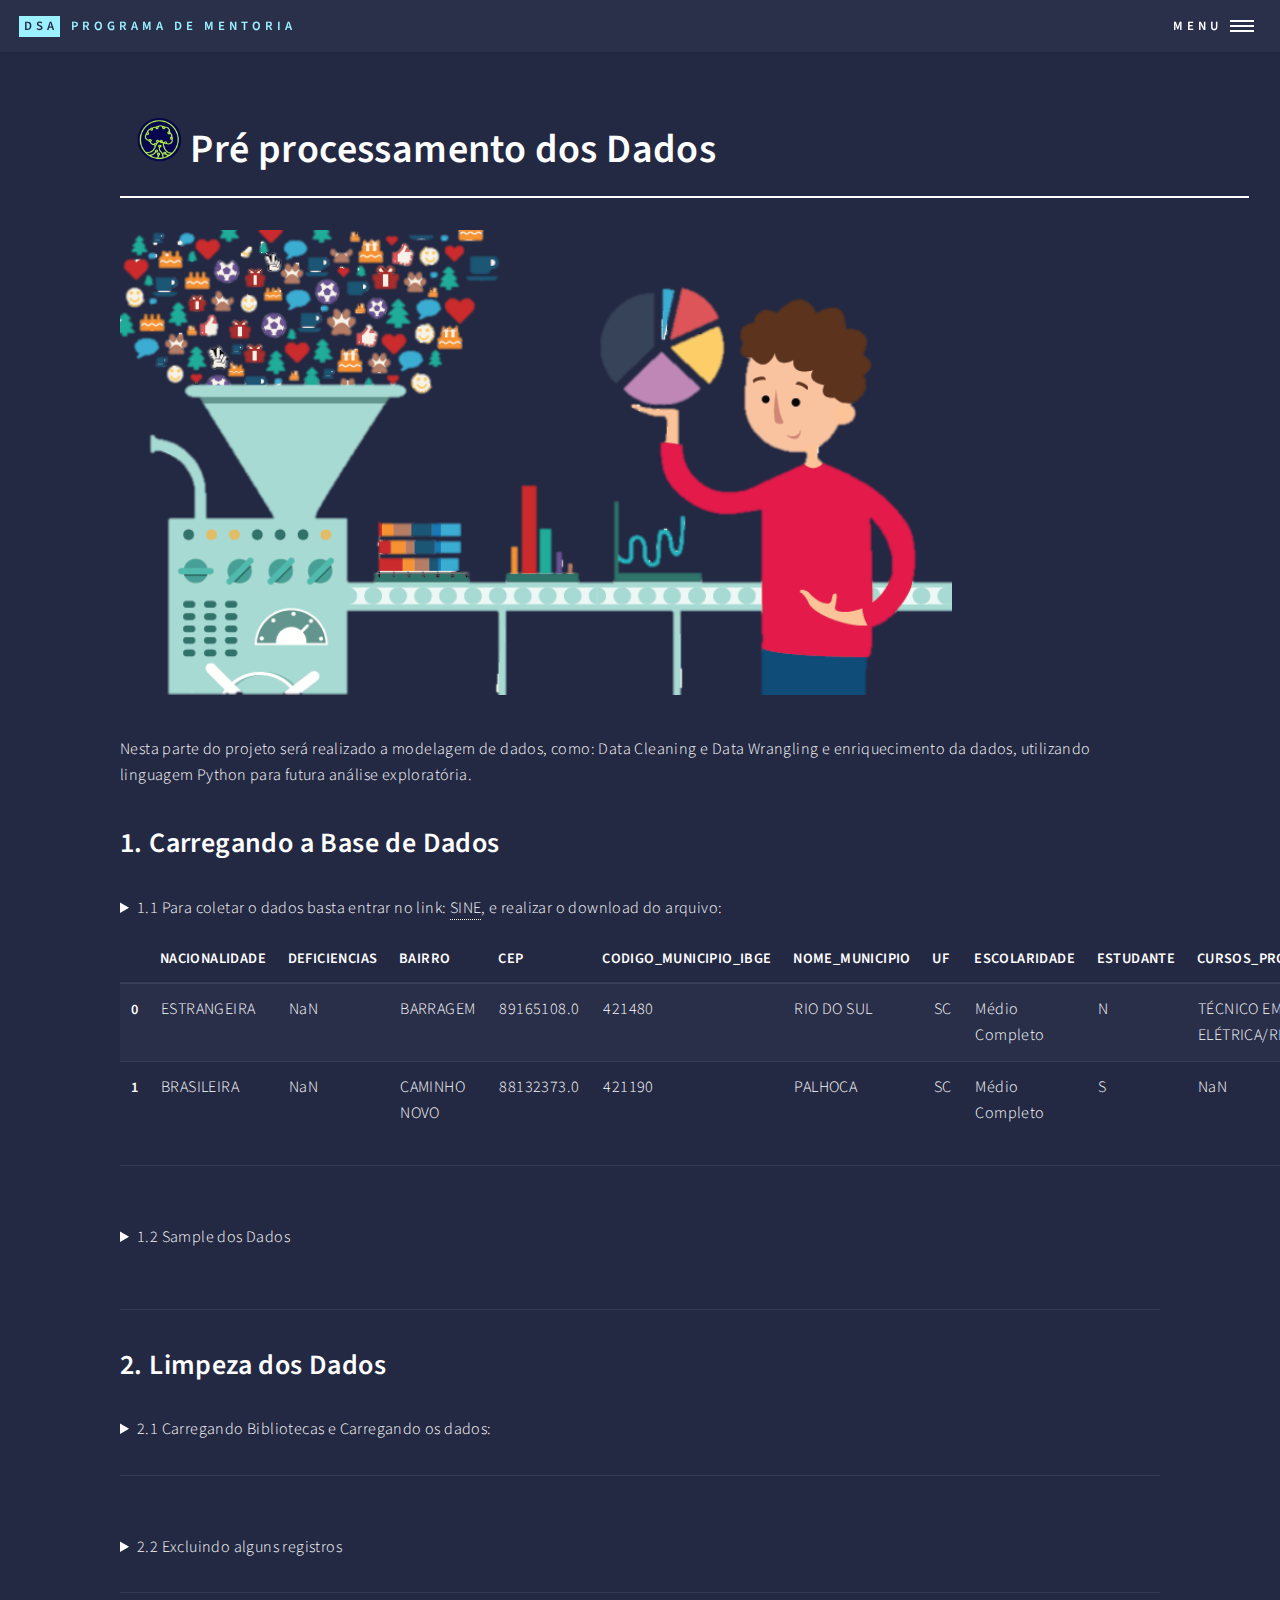
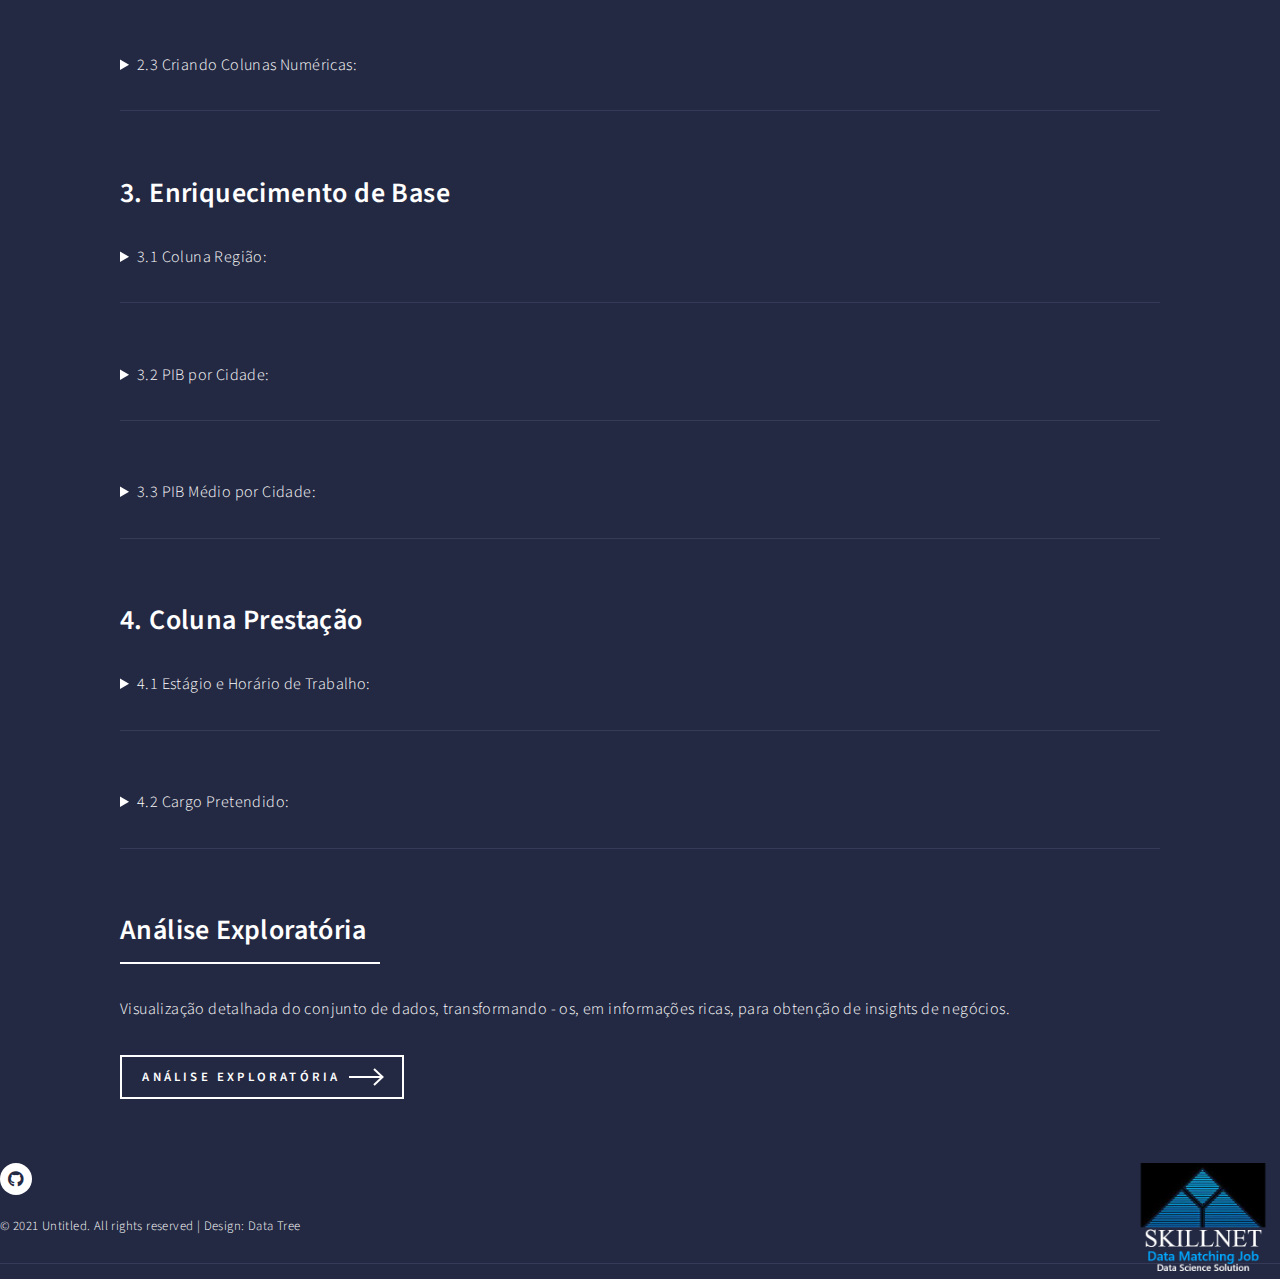
<file: prepocessing.html>
<!DOCTYPE HTML>


<html>
	<head>
		<title>Data Tree</title>
		<meta charset="utf-8" />
		<meta name="viewport" content="width=device-width, initial-scale=1, user-scalable=no" />
		<link rel="stylesheet" href="assets/css/main.css" />
		<noscript><link rel="stylesheet" href="assets/css/noscript.css" /></noscript>
	</head>
	<body class="is-preload">

		<!-- Wrapper -->
			<div id="wrapper">

				<!-- Header -->
					<header id="header">
						<a href="index.html" class="logo"><strong>DSA</strong> <span>programa de mentoria</span></a>
						<nav>
							<a href="#menu">Menu</a>
						</nav>
					</header>

				<!-- Menu -->
				<nav id="menu">
					<ul class="links">
						<li><a href="index.html">Home</a></li>
						<li><a href="landing.html">Quem Somos</a></li>
						<li><a href="mentoring.html">Programa de Mentoria</a></li>
						<li><a href="Database.html">Banco de Dados</a></li>
						<li><a href="exploratory_analysis.html">Análise Exploratória</a></li>
					</ul>
					<ul class="actions stacked">
						<li><a href="summary.html" class="button primary fit">Sumário Executivo</a></li>
					</ul>
				</nav>

				<!-- Main -->
					<div id="main" class="alt">

						<!-- One -->
							<section id="one">
								<div class="inner">
									<header class="major">
										<h1>&nbsp;&nbsp;<img src="images/logo.png" width= 4% alt="" />&nbsp;Pré processamento dos Dados</h1>
									</header>
									<span ><img src="images/preproc.png" width= 80% alt="" /></span>
								<p></p>
									<p>Nesta parte do projeto será realizado a modelagem de dados, como: Data Cleaning e Data Wrangling 
										e enriquecimento da dados, utilizando linguagem Python para futura análise exploratória.</p>


									<h2>1. Carregando a Base de Dados</h2>

									<details><summary>1.1 Para coletar o dados basta entrar no link: <a target="_blank" href="https://sineaberto.economia.gov.br/publico/D_ETL_IMO_EXTRACAO_SINE_ABERTO_TRABALHADORES_SC.zip">SINE</a>, 
										e realizar o download do arquivo:</summary>
									</br>
									

										<pre><code>df = pd.read_csv("Dados/D_ETL_IMO_EXTRACAO_SINE_ABERTO_TRABALHADORES_SC.csv",<br>&nbsp;&nbsp;&nbsp;&nbsp;&nbsp;&nbsp;&nbsp;&nbsp;&nbsp;&nbsp;&nbsp;&nbsp;&nbsp;&nbsp;&nbsp;&nbsp;&nbsp;&nbsp;&nbsp;&nbsp;&nbsp;&nbsp;&nbsp;&nbsp;&nbsp;&nbsp;&nbsp;sep = ";", encoding='latin-1')<br>df_CBO = pd.read_csv('Dados/cbo.csv',sep=';', encoding = "ISO-8859–1")
										</code></pre>

										<p>Ao colocar o comando abaixo, observa-se a quantidade de observações e variáveis.</p>
										<pre><code>df.shape</code></pre>
										<p># (458965, 20)</p>

										<p> O conjunto de dados possuem 458.965 observações (linhas) e 20 variáveis (colunas)</p>

										<p>Abaixo segue amostra do conjunto:</p>
										<pre><code>df.head(2)</code></pre>
									</details>
									</br>
										<table border="1" class="dataframe">
											<thead>
											  <tr style="text-align: right;">
												<th></th>
												<th>NACIONALIDADE</th>
												<th>DEFICIENCIAS</th>
												<th>BAIRRO</th>
												<th>CEP</th>
												<th>CODIGO_MUNICIPIO_IBGE</th>
												<th>NOME_MUNICIPIO</th>
												<th>UF</th>
												<th>ESCOLARIDADE</th>
												<th>ESTUDANTE</th>
												<th>CURSOS_PROFISSIONALIZANTES</th>
												<th>GRADUACOES</th>
												<th>POS_GRADUACOES</th>
												<th>IDIOMAS</th>
												<th>HABILITACAO</th>
												<th>VEICULOS</th>
												<th>DISP_VIAJAR</th>
												<th>DISP_DORMIR_EMP</th>
												<th>DISP_AUSENTAR_DOMIC</th>
												<th>PRETENSOES</th>
												<th>MUNICIPIOS_INTERESSE</th>
											  </tr>
											</thead>
											<tbody>
											  <tr>
												<th>0</th>
												<td>ESTRANGEIRA</td>
												<td>NaN</td>
												<td>BARRAGEM</td>
												<td>89165108.0</td>
												<td>421480</td>
												<td>RIO DO SUL</td>
												<td>SC</td>
												<td>Médio Completo</td>
												<td>N</td>
												<td>TÉCNICO EM ELÉTRICA/REFRIGERAÇÃO</td>
												<td>NaN</td>
												<td>NaN</td>
												<td>NaN</td>
												<td>Nenhum</td>
												<td>N</td>
												<td>S</td>
												<td>S</td>
												<td>S</td>
												<td>414105-Almoxarife(N,15,0,Indiferente)|(...)</td>
												<td>NaN</td>
											  </tr>
											  <tr>
												<th>1</th>
												<td>BRASILEIRA</td>
												<td>NaN</td>
												<td>CAMINHO NOVO</td>
												<td>88132373.0</td>
												<td>421190</td>
												<td>PALHOCA</td>
												<td>SC</td>
												<td>Médio Completo</td>
												<td>S</td>
												<td>NaN</td>
												<td>NaN</td>
												<td>NaN</td>
												<td>Inglês Básico</td>
												<td>A</td>
												<td>S</td>
												<td>S</td>
												<td>S</td>
												<td>S</td>
												<td>414105-Auxiliar de almoxarifado(N,149,0,Indiferente)| (...)</td>
												<td>NaN</td>
											  </tr>
											</tbody>
										  </table>	
										  
										  
										</br>
										<details><summary>1.2 Sample dos Dados</summary>
										</br>
										
										  <P> Amostra aleatória com proporção de 30% do conjunto de Dados.								  </P>
										  <pre><code>df_fatia = df.sample(frac=0.3, replace = False, random_state = 1)</code></pre>

										  <pre><code>df_fatia.shape</code></pre>
										<p># (137.690, 20)</p>
										<p>Para salvar este novo conjunto de dados, basta seguir a instrução abaixo.</p>
										<pre><code>df_fatia.to_csv('df_fatia.csv', index = False)</code></pre>
									</details>
								</br>
								<hr />
										<h2>2. Limpeza dos Dados</h2>

										<details><summary>2.1 Carregando Bibliotecas e Carregando os dados:</summary>
										<p> Para iniciar o trabalho é preciso carregar algumas bibliotecas:</P>
										<pre><code>import pandas as pd</br>import re</br>import unidecode</br>import matplotlib as plt</code></pre>
										<h4>Carregando o conjunto de dados</h4>
										<p>O conjunto de dados <b>pib_cidade.csv</b>, retirado do <a target="_blank" href="https://pt.wikipedia.org/wiki/Lista_de_munic%C3%ADpios_de_Santa_Catarina_por_PIB">Wikipedia</a>, consta no Github, repositório do projeto.</p>
										<pre><code>df_fatia = pd.read_csv('df_fatia.csv')</br>pib = pd.read_csv('pib_cidade.csv', sep = ';', encoding='latin1')</code></pre>
										</details>

									<hr />
									<br>
										<details><summary>2.2 Excluindo alguns registros</summary>

											<p>Na coluna <b>ESCOLARIDADE</b> foi removido, todos os registros  classificado como:
												<b>Não identificado </b>(6,43% do nosso conjunto de dados). Conforme podemos ver abaixo:</b></p>
												<table border="1" class="dataframe">
													<thead>
													  <tr style="text-align: right;">
														<th></th>
														<th>Perc. (%)</th>
													  </tr>
													</thead>
													<tbody>
													  <tr>
														<th>Médio Completo</th>
														<td>52.41</td>
													  </tr>
													  <tr>
														<th>Fundamental Completo</th>
														<td>11.13</td>
													  </tr>
													  <tr>
														<th>Médio Incompleto</th>
														<td>10.62</td>
													  </tr>
													  <tr>
														<th>Superior Completo</th>
														<td>7.92</td>
													  </tr>
													  <tr>
														<th>Não Identificado</th>
														<td>6.49</td>
													  </tr>
													  <tr>
														<th>Superior Incompleto</th>
														<td>6.43</td>
													  </tr>
													  <tr>
														<th>Fundamental Incompleto</th>
														<td>3.01</td>
													  </tr>
													  <tr>
														<th>Nenhum</th>
														<td>1.20</td>
													  </tr>
													  <tr>
														<th>Analfabeto</th>
														<td>0.36</td>
													  </tr>
													  <tr>
														<th>Especialização</th>
														<td>0.34</td>
													  </tr>
													  <tr>
														<th>Mestrado</th>
														<td>0.07</td>
													  </tr>
													  <tr>
														<th>Doutorado</th>
														<td>0.01</td>
													  </tr>
													</tbody>
												  </table>
												  <p>Na coluna <b>NACIONALIDADE</b> também removido todos os registro que foram classificados como 
													<b>IGNORADOS</b> (11,76% do nosso conjunto de dados). </p>
													<table border="1" class="dataframe">
														<thead>
														  <tr style="text-align: right;">
															<th></th>
															<th>Perc. (%)</th>
														  </tr>
														</thead>
														<tbody>
														  <tr>
															<th>BRASILEIRA</th>
															<td>86.11</td>
														  </tr>
														  <tr>
															<th>IGNORADO</th>
															<td>11.76</td>
														  </tr>
														  <tr>
															<th>ESTRANGEIRA</th>
															<td>1.98</td>
														  </tr>
														  <tr>
															<th>NATURALIZADO BRASILEIRO</th>
															<td>0.09</td>
														  </tr>
														  <tr>
															<th>BRASILEIRO NASCIDO NO EXTERIOR</th>
															<td>0.07</td>
														  </tr>
														</tbody>
													  </table>
													
										</details>



										<hr />
										<br>
										<details><summary>2.3 Criando Colunas Numéricas:</summary>

										<p> Na coluna <B>ESTUDANTE</B>, possue duas classificações: Estudante ("S") e Não Estudante ("N"). Será criada uma coluna 
											do tipo numérica, sendo 1 para estudante e 0 para não estudante.</p>
										<pre><code>df['Estudante'] = None</br>df['Estudante'] = df['ESTUDANTE'].apply(lambda x: 1 if x == 'S' else 0)</code></pre>
										<p>Segue a coluna abaixo:</p>
										<pre><code>df_fatia[['ESTUDANTE','Estudante']].tail(3)</code></pre>
										<table border="1" class="dataframe">
											<thead>
											  <tr style="text-align: right;">
												<th></th>
												<th>ESTUDANTE</th>
												<th>Estudante</th>
											  </tr>
											</thead>
											<tbody>
											  <tr>
												<th>137686</th>
												<td>N</td>
												<td>0</td>
											  </tr>
											  <tr>
												<th>137687</th>
												<td>S</td>
												<td>1</td>
											  </tr>
											  <tr>
												<th>137688</th>
												<td>N</td>
												<td>0</td>
											  </tr>
											</tbody>
										  </table>

										  Dados a quantidade de estudante não estudante do conjutno de dados:
										  <pre><code>df_fatia['Estudante'].value_counts()</code></pre>
										<p>#  0 &nbsp;&nbsp;&nbsp; 125131 </br># 1 &nbsp;&nbsp;&nbsp;12558</br>Name: Estudante, dtype: int 64</p>

										<pre><code>estudante = df_fatia['ESTUDANTE'].value_counts()</br>ax = estudante.plot(kind = 'barh', color = ['red','blue'], title = 'Quantidade de Cantidade Estudantes e \n Não Estudantes',</br>&nbsp;&nbsp;&nbsp;&nbsp;&nbsp;xlabel = "Categoria")</code></pre>
										<img  src="images/estudante.01.png",   width= 70% alt="" />

										<p>O mesmo  ocorrido para a variável Estudante serão desenvolvido nas seguintes variáveis: <b>'VEICULOS', 'DISP_VIAJAR', 'DISP_DORMIR_EMP', 'DISP_AUSENTAR_DOMIC' e 'ESCOLARIDADE'.</b></p>
										<pre><code>df_fatia['Veiculo'] = None</br>df_fatia['Veiculo'] = df_fatia['VEICULOS'].apply(lambda x: 1 if x == 'S' else 0)</br></br>df_fatia['Viajar'] = None</br>df_fatia['Viajar'] = df_fatia['DISP_VIAJAR'].apply(lambda x: 1 if x == 'S' else 0)</br></br>df_fatia['Dormir_local'] = None</br>df_fatia['Dormir_local'] = df_fatia['DISP_DORMIR_EMP'].apply(lambda x: 1 if x == 'S' else 0)</br></br>df_fatia['Ausentar_Domic'] = None</br>df_fatia['Ausentar_Domic'] = df_fatia['DISP_AUSENTAR_DOMIC'].apply(lambda x: 1 if x == 'S' else 0)</code></pre>
										
										  <table border="1" class="dataframe">
											 <tr>
												<th>ESCOLARIDADE</th>
												<th>Nivel_esc</th>
												<th>Quantidade</th>
											  </tr>
											</thead>
											<tbody>
											  <tr>
												<th>Médio Completo</th>
												<th>2</th>
												<td>72167</td>
											  </tr>
											  <tr>
												<th>Fundamental Completo</th>
												<th>1</th>
												<td>15326</td>
											  </tr>
											  <tr>
												<th>Médio Incompleto</th>
												<th>2</th>
												<td>14627</td>
											  </tr>
											  <tr>
												<th>Superior Completo</th>
												<th>3</th>
												<td>10908</td>
											  </tr>
											  <tr>
												<th>Superior Incompleto</th>
												<th>3</th>
												<td>8852</td>
											  </tr>
											  <tr>
												<th>Fundamental Incompleto</th>
												<th>1</th>
												<td>4142</td>
											  </tr>
											  <tr>
												<th>Nenhum</th>
												<th>0</th>
												<td>1646</td>
											  </tr>
											  <tr>
												<th>Analfabeto</th>
												<th>0</th>
												<td>499</td>
											  </tr>
											  <tr>
												<th>Especialização</th>
												<th>3</th>
												<td>466</td>
											  </tr>
											  <tr>
												<th>Mestrado</th>
												<th>3</th>
												<td>101</td>
											  </tr>
											  <tr>
												<th>Doutorado</th>
												<th>3</th>
												<td>14</td>
											  </tr>
											</tbody>
										  </table>
										</details>
										 
										
										<hr />
										<br>



										<h2>3. Enriquecimento de Base</h2>

										<details><summary>3.1 Coluna Região:</summary>

											<p>Categorização das cidades em regiões municipais no Estado de Santa Catarina, Conforme o seguinte 
												<a target="_blank"href="https://www.causc.gov.br/wp-content/uploads/chamadas/2429/10.-ANEXO-VII-Divisao-do-Municipios-do-Estado-de-SC-por-Mesorregioes.pdf">link</a>.</p>
								Segue o dicionário de dados com a coluna região, criada:</p>
								<pre><code>reg = {'ararangua':'sul','armazem':'sul','balneario arroio do silva':'sul','balneario gaivota':'sul','balneario rincao':'sul','braco do norte':'sul','capivari de baixo':'sul','cocal do sul':'sul','criciuma':'sul','ermo':'sul','forquilhinha':'sul','garopaba':'sul','grao para':'sul','gravatal':'sul','icara':'sul','imarui':'sul','imbituba':'sul','jacinto machado':'sul','jaguaruna':'sul','laguna':'sul','lauro muller':'sul','maracaja':'sul','meleiro':'sul','morro da fumaca':'sul','morro grande':'sul','nova veneza':'sul','orleans':'sul','passo de torres':'sul','pedras grandes':'sul','pescaria brava':'sul','praia grande':'sul','rio fortuna':'sul','sangao':'sul','santa rosa de lima':'sul','santa rosa do sul':'sul','sao joao do sul':'sul','sao ludgero':'sul','sao martinho':'sul','sideropolis':'sul','sombrio':'sul','timbe do sul':'sul','treviso':'sul','treze de maio':'sul','tubarao':'sul','turvo':'sul','urussanga':'sul',</br>'aguas mornas':'grande florianópolis','alfredo wagner':'grande florianópolis','angelina':'grande florianópolis','anitapolis':'grande florianópolis','antonio carlos':'grande florianópolis','biguacu':'grande florianópolis','canelinha':'grande florianópolis','florianopolis':'grande florianópolis','governador celso ramos':'grande florianópolis','leoberto leal':'grande florianópolis','major gercino':'grande florianópolis','nova trento':'grande florianópolis','palhoca':'grande florianópolis','paulo lopes':'grande florianópolis','rancho queimado':'grande florianópolis','santo amaro da imperatriz':'grande florianópolis','sao bonifacio':'grande florianópolis','sao joao batista':'grande florianopolis','sao jose':'grande florianópolis','sao pedro de alcantara':'grande florianópolis','tijucas':'grande florianópolis',</br>'araquari':'norte','balneario barra do sul':'norte','bela vista do toldo':'norte','campo alegre':'norte','canoinhas':'norte','corupa':'norte','garuva':'norte','guaramirim':'norte','irineppolis':'norte','itaiopolis':'norte','itapoa':'norte','jaragua do sul':'norte','joinville':'norte','mafra':'norte','major vieira':'norte','massaranduba':'norte','monte castelo':'norte','papanduva':'norte','porto uniao':'norte','rio negrinho':'norte','santa terezinha':'norte','sao bento do sul':'norte','sao francisco do sul':'norte','schroeder':'norte','timbo grande':'norte','tres barras':'norte',</br>'abelardo luz': 'oeste','agua doce': 'oeste','aguas de chapeco': 'oeste','aguas frias': 'oeste','alto bela vista': 'oeste','anchieta': 'oeste','arabuta': 'oeste','arroio trinta': 'oeste','arvoredo': 'oeste','bandeirante': 'oeste','barra bonita': 'oeste','belmonte': 'oeste','bom jesus': 'oeste','bom jesus do oeste': 'oeste','cacador': 'oeste','caibi': 'oeste','calmon': 'oeste','campo ere': 'oeste','capinzal': 'oeste','catanduvas': 'oeste','caxambu do sul': 'oeste','chapeco': 'oeste','concordia': 'oeste','cordilheira alta': 'oeste','coronel freitas': 'oeste','coronel martins': 'oeste','cunha pora': 'oeste','cunhatai': 'oeste','descanso': 'oeste','dionisio cerqueira': 'oeste','entre rios': 'oeste','erval velho': 'oeste','faxinal dos guedes': 'oeste','flor do sertao': 'oeste','formosa do sul': 'oeste','fraiburgo': 'oeste','galvao': 'oeste','guaraciaba': 'oeste','guaruja do sul': 'oeste','guatambu': 'oeste',"herval d oeste": 'oeste','ibiam': 'oeste','ibicare': 'oeste','iomere': 'oeste','ipira': 'oeste','ipora do oeste': 'oeste','ipuacu': 'oeste','ipumirim': 'oeste','iraceminha': 'oeste','irani': 'oeste','irati': 'oeste','ita': 'oeste','itapiranga': 'oeste','jabora': 'oeste','jardinopolis': 'oeste','joacaba': 'oeste','jupia': 'oeste','lacerdopolis': 'oeste','lajeado grande': 'oeste','lebon regis': 'oeste','lindoia do sul': 'oeste','luzerna': 'oeste','macieira': 'oeste','maravilha': 'oeste','marema': 'oeste','matos costa': 'oeste','modelo': 'oeste','mondai': 'oeste','nova erechim': 'oeste','nova itaberaba': 'oeste','novo horizonte': 'oeste','ouro': 'oeste','ouro verde': 'oeste','paial': 'oeste','palma sola': 'oeste','palmitos': 'oeste','paraiso': 'oeste','passos maia': 'oeste','peritiba': 'oeste','pinhalzinho': 'oeste','pinheiro preto': 'oeste','piratuba': 'oeste','planalto alegre': 'oeste','ponte serrada': 'oeste','presidente castelo branco': 'oeste','princesa': 'oeste','quilombo': 'oeste','rio das antas': 'oeste','riqueza': 'oeste','romelandia': 'oeste','saltinho': 'oeste','salto veloso': 'oeste','santa helena': 'oeste','santa terezinha do progresso': 'oeste','santiago do sul': 'oeste','sao bernardino': 'oeste','sao carlos': 'oeste','sao domingos': 'oeste','sao joao do oeste': 'oeste','sao jose do cedro': 'oeste','sao lourenco do oeste': 'oeste','sao miguel da boa vista': 'oeste','sao miguel do oeste': 'oeste','saudades': 'oeste','seara': 'oeste','serra alta': 'oeste','sul brasil': 'oeste','tangara': 'oeste','tigrinhos': 'oeste','treze tilias': 'oeste','tunapolis': 'oeste','uniao do oeste': 'oeste','vargeao': 'oeste','vargem bonita': 'oeste','videira': 'oeste','xanxere': 'oeste','xavantina': 'oeste','xaxim': 'oeste',</br>'abdon batista' : 'serrtana','anita garibaldi' : 'serrtana','bocaina do sul' : 'serrtana','bom jardim da serra' : 'serrtana','bom retiro' : 'serrtana','brunopolis' : 'serrtana','campo belo do sul' : 'serrtana','campos novos' : 'serrtana','capao alto' : 'serrtana','celso ramos' : 'serrtana','cerro negro' : 'serrtana','correia pinto' : 'serrtana','curitibanos' : 'serrtana','frei rogerio' : 'serrtana','lages' : 'serrtana','monte carlo' : 'serrtana','otacilio costa' : 'serrtana','painel' : 'serrtana','palmeira' : 'serrtana','ponte alta' : 'serrtana','ponte alta do norte' : 'serrtana','rio rufino' : 'serrtana','santa cecilia' : 'serrtana','sao cristovao do sul' : 'serrtana','sao joaquim' : 'serrtana','sao jose do cerrito' : 'serrtana','urubici' : 'serrtana','urupema' : 'serrtana','vargem' : 'serrtana','zortea' : 'serrtana',</br>'agrolandia' : 'vale do iajaí','agronomica' : 'vale do iajaí','apiuna' : 'vale do iajaí','ascurra' : 'vale do iajaí','atalanta' : 'vale do iajaí','aurora' : 'vale do iajaí','balneario camboriu' : 'vale do iajaí','balneario picarras' : 'vale do iajaí','barra velha' : 'vale do iajaí','benedito novo' : 'vale do iajaí','blumenau' : 'vale do iajaí','bombinhas' : 'vale do iajaí','botuvera' : 'vale do iajaí','braco do trombudo' : 'vale do iajaí','brusque' : 'vale do iajaí','camboriu': 'vale do iajaí','chapadao do lageado' : 'vale do iajaí','dona emma' : 'vale do iajaí','doutor pedrinho' : 'vale do iajaí','gaspar' : 'vale do iajaí','guabiruba' : 'vale do iajaí','ibirama' : 'vale do iajaí','ilhota' : 'vale do iajaí','imbuia' : 'vale do iajaí','indaial' : 'vale do iajaí','itajai' : 'vale do iajaí','itapema' : 'vale do iajaí','ituporanga' : 'vale do iajaí','jose boiteux' : 'vale do iajaí','laurentino' : 'vale do iajaí','lontras' : 'vale do iajaí','luiz alves' : 'vale do iajaí','mirim doce' : 'vale do iajaí','navegantes' : 'vale do iajaí','penha' : 'vale do iajaí','petrolandia' : 'vale do iajaí','pomerode' : 'vale do iajaí','porto belo' : 'vale do iajaí','pouso redondo' : 'vale do iajaí','presidente getulio' : 'vale do iajaí','presidente nereu' : 'vale do iajaí','rio do campo' : 'vale do iajaí','rio do oeste' : 'vale do iajaí','rio do sul' : 'vale do iajaí','rio dos cedros' : 'vale do iajaí','rodeio' : 'vale do iajaí','salete' : 'vale do iajaí','sao joao do itaperiu' : 'vale do iajaí','taio' : 'vale do iajaí','timbo' : 'vale do iajaí','trombudo central' : 'vale do iajaí','vidal ramos' : 'vale do iajaí','vitor meireles' : 'vale do iajaí','witmarsum' : 'vale do iajaí',</br>'irineopolis':'Norte', 'presidente castello branco':'Oeste'      
							  }</code></pre>
							  <pre><code>df_fatia['Regiao'] = df_fatia['NOME_MUNICIPIO']</br>df_fatia['Regiao'] = df_fatia['Regiao'].str.lower()</br>df_fatia['Regiao'] = df_fatia['Regiao'].map(reg)</br>df_fatia['Regiao'] = df_fatia['Regiao'].map({'norte':'Norte',</br>&nbsp;&nbsp;&nbsp;&nbsp;&nbsp;&nbsp;'sul':'Sul',</br>&nbsp;&nbsp;&nbsp;&nbsp;&nbsp;&nbsp;'grande florianópolis':'Grande Florianópolis',</br>&nbsp;&nbsp;&nbsp;&nbsp;&nbsp;&nbsp;'oeste':'Oeste',</br>&nbsp;&nbsp;&nbsp;&nbsp;&nbsp;&nbsp;'serrtana': 'Serrana',</br>&nbsp;&nbsp;&nbsp;&nbsp;&nbsp;&nbsp;'vale do iajaí': 'Vale do Iajaí'})</code></pre>
							<pre><code>df_fatia['Regiao'][df_fatia['NOME_MUNICIPIO'] == 'IRINEOPOLIS'] = 'Norte'</br>df_fatia['Regiao'][df_fatia['NOME_MUNICIPIO'] == 'SAO JOAO BATISTA'] = 'Grande Florianópolis'</br>df_fatia['Regiao'][df_fatia['NOME_MUNICIPIO'] == 'PRESIDENTE CASTELLO BRANCO'] = 'Oeste'</br>df_fatia['Regiao'].value_counts())/df_fatia.shape[0]*100).round(2)</code></pre>
							<table border="1" class="dataframe">
								<thead>
								  <tr style="text-align: right;">
									<th>Regiao</th>
									<th>Quantidade de Pessoas (Perc. %)</th>
								  </tr>
								</thead>
								<tbody>
								  <tr>
									<th>Vale do Iajaí</th>
									<td>27.24</td>
								  </tr>
								  <tr>
									<th>Norte</th>
									<td>22.25</td>
								  </tr>
								  <tr>
									<th>Grande Florianópolis</th>
									<td>18.36</td>
								  </tr>
								  <tr>
									<th>Sul</th>
									<td>13.87</td>
								  </tr>
								  <tr>
									<th>Oeste</th>
									<td>13.76</td>
								  </tr>
								  <tr>
									<th>Serrana</th>
									<td>4.52</td>
								  </tr>
								</tbody>
							  </table>
							
							
							
							</details>
										 
										
							  <hr />
							  <br>

							  <details><summary>3.2 PIB por Cidade:</summary>

								<p>Para o enriquecimento da base foi acrescentado a variável PIB por cidade, conforme o <a target="_blank" href="https://pt.wikipedia.org/wiki/Lista_de_munic%C3%ADpios_de_Santa_Catarina_por_PIB">link (Wikipédia)</a>.
									Para coletar tais informações, houve a necessidade de fazer uma 
								limpeza dos dados, devido não estar em formação numérica. </p>
								</p>
								<pre><code>print(pib.head())</code></pre>
								<table border="1" class="dataframe">
									<thead>
									  <tr style="text-align: right;">
										<th></th>
										<th>Município</th>
										<th>PIB em 2018</th>
									  </tr>
									</thead>
									<tbody>
									  <tr>
										<th>0</th>
										<td>Joinville</td>
										<td>30 785 682</td>
									  </tr>
									  <tr>
										<th>1</th>
										<td>Itajaí</td>
										<td>25 413 431</td>
									  </tr>
									  <tr>
										<th>2</th>
										<td>Florianópolis</td>
										<td>21 059 561</td>
									  </tr>
									  <tr>
										<th>3</th>
										<td>Blumenau</td>
										<td>16 958 783</td>
									  </tr>
									  <tr>
										<th>4</th>
										<td>São José</td>
										<td>10 607 482</td>
									  </tr>
									</tbody>
								  </table>

								<pre><code>for i in range(pib.shape[0]):<br>unidecode.unidecode(pib.loc[i,'PIB em 2018'])</code></pre>
								<p>Removendo os ponto e as virgulas.</p>
								<pre><code>pib['pib'] = pib['PIB em 2018'].str.replace(".","")<br>pib['pib'] = pib['pib'].str.replace(",","")</code></pre>
								<p>Removendo os unidecode.</p>
								<pre><code>pib['pib'] = pib['pib'].str.replace(u'\xa0', '')</code></pre>
								<p>Removendo os espaços vazios</p>
								<pre><code>pib['pib'] = pib['pib'].str.replace(" ","")</code></pre>
								<p>Criando a coluna Percentual.</p>
								<pre><code>pib["percentual"] = pib['pib'].astype(int) / pib['pib'].astype(int).sum()</code></pre>
								<p>Removendo a coluna <b>PIB em 2018</b>.</p>
								<pre><code>pib.drop(columns=['PIB em 2018'], inplace = True)</code></pre>
								<p> Criando a coluna <b>Região</b>, com os caracteris todos em minúsculo. </p>
								<pre><code>pib['Regiao'] = pib['Município'].str.lower()</code></pre>

								<p> Manipulando os nomes de todas as cidade do estado de Santa Catarina.</p>

								<pre><code>pib['Regiao']  = pib['Regiao'].map({<br>'joinville' : 'joinville',<br>'itajaí' :  'itajai',<br>'florianópolis' :  'florianopolis',<br>'blumenau' :  'blumenau',<br>'são josé' :  'sao jose',<br>'chapecó' :  'chapeco',<br>'jaraguá do sul' :  'jaragua do sul',<br>'criciúma' :  'criciuma',<br>'brusque' :  'brusque',<br>'balneário camboriú' :  'balneario camboriu',<br>'palhoça' :  'palhoca',<br>...<br>'coronel martins' :  'coronel martins',<br>'matos costa' :  'matos costa',<br>'flor do sertão' :  'flor do sertao',<br>'cunhataí' :  'cunhatai',<br>'barra bonita' :  'barra bonita',<br>'irati' :  'irati',<br>'paial' :  'paial',<br>'são miguel da boa vista' :  'sao miguel da boa vista',<br>'jardinópolis' :  'jardinopolis',<br>'santiago do sul' :  'santiago do sul'})</code></pre>
								<pre><code>pib['Cidade'] = pib['Regiao']</code></pre>
								<pre><code>pib.head()</code></pre>

								<table border="1" class="dataframe">
									<thead>
									  <tr style="text-align: right;">
										<th></th>
										<th>Município</th>
										<th>pib</th>
										<th>percentual</th>
										<th>Cidade</th>
										<th>Regiao</th>
									  </tr>
									</thead>
									<tbody>
									  <tr>
										<th>0</th>
										<td>Joinville</td>
										<td>30785682.0</td>
										<td>0.064574</td>
										<td>joinville</td>
										<td>Norte</td>
									  </tr>
									  <tr>
										<th>1</th>
										<td>Itajaí</td>
										<td>25413431.0</td>
										<td>0.053306</td>
										<td>itajai</td>
										<td>Vale do Iajaí</td>
									  </tr>
									  <tr>
										<th>2</th>
										<td>Florianópolis</td>
										<td>21059561.0</td>
										<td>0.044173</td>
										<td>florianopolis</td>
										<td>Grande Florianópolis</td>
									  </tr>
									  <tr>
										<th>3</th>
										<td>Blumenau</td>
										<td>16958783.0</td>
										<td>0.035572</td>
										<td>blumenau</td>
										<td>Vale do Iajaí</td>
									  </tr>
									  <tr>
										<th>4</th>
										<td>São José</td>
										<td>10607482.0</td>
										<td>0.022250</td>
										<td>sao jose</td>
										<td>Grande Florianópolis</td>
									  </tr>
									</tbody>
								  </table>

								<p> Unindo os conjuntos de dados (merge) PIB e df_fatia.</p>
								<pre><code>pib_merge = pib[['Cidade','pib','percentual']]</code></pre>
								<pre><code>df_fatia['Cidade'] = df_fatia['NOME_MUNICIPIO'].str.lower()</code></pre>
								<pre><code>df_merge_pib = df_fatia.merge(pib_merge,<br>on = 'Cidade',how='left')</code></pre>
								<pre><code>pib.drop(columns =['Regiao'], inplace = True)</code></pre>
								<pre><code>pib = pib.merge(df_fatia[['Cidade','Regiao']].drop_duplicates(),<br>on = 'Cidade',<br>how='left')</code></pre>
								<pre><code>pib['pib'] = pib['pib'].astype(float)</code></pre>
								<pre><code>pib_group = pib.groupby('Regiao')['pib','percentual'].sum()</code></pre>
								<pre><code>pib_group['percentual'] = (pib_group['percentual']*100).round(2)</code></pre>
								<pre><code>pib_group.rename(columns = {'percentual':'Per. (%)'}, inplace = True)</code></pre>
								<pre><code>pib_group</code></pre>

								<table border="1" class="dataframe">
									<thead>
									  <tr style="text-align: right;">
										<th></th>
										<th>pib</th>
										<th>Per. (%)</th>
									  </tr>
									  <tr>
										<th>Regiao</th>
										<th></th>
										<th></th>
									  </tr>
									</thead>
									<tbody>
									  <tr>
										<th>Grande Florianópolis</th>
										<td>44616635.0</td>
										<td>9.36</td>
									  </tr>
									  <tr>
										<th>Norte</th>
										<td>65983990.0</td>
										<td>13.84</td>
									  </tr>
									  <tr>
										<th>Oeste</th>
										<td>46454513.0</td>
										<td>9.74</td>
									  </tr>
									  <tr>
										<th>Serrana</th>
										<td>12623611.0</td>
										<td>2.65</td>
									  </tr>
									  <tr>
										<th>Sul</th>
										<td>31170034.0</td>
										<td>6.54</td>
									  </tr>
									  <tr>
										<th>Vale do Iajaí</th>
										<td>272782471.0</td>
										<td>57.22</td>
									  </tr>
									</tbody>
								  </table>


								<p> Salvando os conjuntos de dados.</p>
								<pre><code>pib.to_csv('pib_cidade_limpo.csv', index = False)</code></pre>
								<pre><code>pib_group.to_csv('pib_por_regiao.csv', index = False)</code></pre>
								<pre><code>df_merge_pib.to_csv('df_merge_pib.csv', index = False)</code></pre>

							</details>
										 
										
							<hr />
							<br>

							<details><summary>3.3 PIB Médio por Cidade:</summary>

								<p>Criando um PIB médio por cidade</p>

								<pre><code>pib_group.reset_index(inplace = True)</code></pre>
								<p>Criar uma lista com a quantidade de cidade por região:</p>
								<pre><code>lista = [len(pib[pib['Regiao'] == 'Grande Florianópolis']['Cidade'].unique()),</br>&nbsp;&nbsp;&nbsp;len(pib[pib['Regiao'] == 'Norte']['Cidade'].unique()),</br>&nbsp;&nbsp;&nbsp;len(pib[pib['Regiao'] == 'Oeste']['Cidade'].unique()),</br>&nbsp;&nbsp;&nbsp;len(pib[pib['Regiao'] == 'Serrana']['Cidade'].unique()),</br>&nbsp;&nbsp;&nbsp;len(pib[pib['Regiao'] == 'Sul']['Cidade'].unique()),</br>&nbsp;&nbsp;&nbsp;len(pib[pib['Regiao'] == 'Vale do Iajaí']['Cidade'].unique())]</code></pre>
								<pre><code>cidade = pd.DataFrame({'Regiao': pib_group.Regiao,</br>&nbsp;&nbsp;&nbsp;&nbsp;&nbsp;&nbsp;&nbsp;&nbsp;"n_cidade":lista})</code></pre>
								<pre><code>cidade</code></pre>

								<table border="1" class="dataframe">
									<thead>
									  <tr style="text-align: right;">
										<th></th>
										<th>Regiao</th>
										<th>n_cidade</th>
									  </tr>
									</thead>
									<tbody>
									  <tr>
										<th>0</th>
										<td>Grande Florianópolis</td>
										<td>20</td>
									  </tr>
									  <tr>
										<th>1</th>
										<td>Norte</td>
										<td>26</td>
									  </tr>
									  <tr>
										<th>2</th>
										<td>Oeste</td>
										<td>116</td>
									  </tr>
									  <tr>
										<th>3</th>
										<td>Serrana</td>
										<td>29</td>
									  </tr>
									  <tr>
										<th>4</th>
										<td>Sul</td>
										<td>44</td>
									  </tr>
									  <tr>
										<th>5</th>
										<td>Vale do Iajaí</td>
										<td>53</td>
									  </tr>
									</tbody>
								  </table>

								  <pre><code>pib_regiao = pib_group.merge(cidade)</br>pib_regiao</code></pre>

								  <table border="1" class="dataframe">
									<thead>
									  <tr style="text-align: right;">
										<th></th>
										<th>Regiao</th>
										<th>pib</th>
										<th>Per. (%)</th>
										<th>n_cidade</th>
										<th>Pib_medio_cidade</th>
									  </tr>
									</thead>
									<tbody>
									  <tr>
										<th>0</th>
										<td>Grande Florianópolis</td>
										<td>44616635.0</td>
										<td>9.42</td>
										<td>20</td>
										<td>2230831.75</td>
									  </tr>
									  <tr>
										<th>1</th>
										<td>Norte</td>
										<td>65983990.0</td>
										<td>13.93</td>
										<td>26</td>
										<td>2537845.77</td>
									  </tr>
									  <tr>
										<th>2</th>
										<td>Oeste</td>
										<td>46454513.0</td>
										<td>9.80</td>
										<td>116</td>
										<td>400469.94</td>
									  </tr>
									  <tr>
										<th>3</th>
										<td>Serrana</td>
										<td>12623611.0</td>
										<td>2.67</td>
										<td>29</td>
										<td>435296.93</td>
									  </tr>
									  <tr>
										<th>4</th>
										<td>Sul</td>
										<td>31170034.0</td>
										<td>6.58</td>
										<td>44</td>
										<td>708409.86</td>
									  </tr>
									  <tr>
										<th>5</th>
										<td>Vale do Iajaí</td>
										<td>272782471.0</td>
										<td>57.59</td>
										<td>53</td>
										<td>5146839.08</td>
									  </tr>
									</tbody>
								  </table>

								  <pre><code>pib_regiao['Pib_medio_cidade'] = (pib_regiao['pib'] / pib_regiao['n_cidade']).round(2)
								</br>pib_regiao['Per. (%)'] = (pib_regiao['Per. (%)']/pib_regiao['Per. (%)'].sum()*100).round(2)</code></pre>
								  <pre><code>pib_regiao.sort_values(by = ['Per. (%)'], ascending = False)</code></pre>

								  <table border="1" class="dataframe">
									<thead>
									  <tr style="text-align: right;">
										<th></th>
										<th>Regiao</th>
										<th>pib</th>
										<th>Per. (%)</th>
										<th>n_cidade</th>
										<th>Pib_medio_cidade</th>
									  </tr>
									</thead>
									<tbody>
									  <tr>
										<th>5</th>
										<td>Vale do Iajaí</td>
										<td>272782471</td>
										<td>57.59</td>
										<td>53</td>
										<td>5146839.08</td>
									  </tr>
									  <tr>
										<th>1</th>
										<td>Norte</td>
										<td>65983990</td>
										<td>13.93</td>
										<td>26</td>
										<td>2537845.77</td>
									  </tr>
									  <tr>
										<th>2</th>
										<td>Oeste</td>
										<td>46454513</td>
										<td>9.80</td>
										<td>116</td>
										<td>400469.94</td>
									  </tr>
									  <tr>
										<th>0</th>
										<td>Grande Florianópolis</td>
										<td>44616635</td>
										<td>9.42</td>
										<td>20</td>
										<td>2230831.75</td>
									  </tr>
									  <tr>
										<th>4</th>
										<td>Sul</td>
										<td>31170034</td>
										<td>6.58</td>
										<td>44</td>
										<td>708409.86</td>
									  </tr>
									  <tr>
										<th>3</th>
										<td>Serrana</td>
										<td>12623611</td>
										<td>2.67</td>
										<td>29</td>
										<td>435296.93</td>
									  </tr>
									</tbody>
								  </table>

								</details>

								  <hr />
								  <br>
	  



							<h2>4. Coluna Prestação</h2>

							<details><summary>4.1 Estágio e Horário de Trabalho:</summary>
								<p> A coluna <b> Pretenção</b> possuem diversas informações,
								que teremos que organizar para conseguir obter os dados de forma separada. </p>
								<pre><code>prest = df_merge_pib.copy() </code></pre>
								<pre><code>prest.loc[0,'PRETENSOES']</code></pre>
								<p># '724405-CALDEIREIRO (CHAPAS DE COBRE)(N,6,0,Indiferente)|724435-Funileiro industrial(N,99,0,Indiferente)|</br>731105-MONTADOR DE EQUIPAMENTOS ELETRONICOS (APARELHOS MEDICOS)(N,3,0,Comercial)</br>784205-Auxiliar de linha de produção(N,0,0,Indiferente)'</p>
								<p> Essa coluna possue pretenção de emprego, estágio, trabalho informal, trabalho formal e horário pretendido para trabalhar. 
									É possível obter todos este dados 
									de forma separada.</p>
								
								<pre><code>padrao = re.compile('[N-S]?(,)[0-9]?[0-9]?[0-9]?[0-9]?(,)[0-9]?[0-9]?[0-9]?[0-9]?,(Indiferente)?(Comercial)?(Manhã)?(Tarde)?(Noite)?(Madrugada)?(Manhã/Tarde)?(Manhã/Noite)?(Manhã/Madrugada)?(Manhã/Tarde/Noite)?(Manhã/Tarde/Madrugada)?(Manhã/Noite/Madrugada)?(Manhã/Tarde/Noite/Madrugada)?(Tarde/Noite)?(Tarde/Madrugada)?(Tarde/Noite/Madrugada)?(Noite/Madrugada)?')</br>prest['info'] = None</code></pre>
								<pre><code>prest.dropna(subset =['PRETENSOES'], inplace = True)</code></pre>
								<pre><code>prest.reset_index(inplace = True)</br>prest.drop(columns = ['index'], inplace = True)</code></pre>
								<pre><code>inf = []</br>for i in range(prest.shape[0]):</br>&nbsp;&nbsp;&nbsp;acrescenta = padrao.search(prest.loc[i,'PRETENSOES']).group()</br>&nbsp;&nbsp;&nbsp;inf.append(acrescenta)</code></pre>
								<p> Segue amostra dos dados higienizados:</p>
								<p>['N,6,0,Indiferente',</br>'N,166,0,Indiferente',</br>'N,0,0,Indiferente',</br>'N,55,0,Indiferente',</br>'N,3,0,Indiferente']</p>
								<pre><code>prest['info'] = inf</code></pre>
								<pre><code>estagio, Experiencia_Formal, Experiencia_informal, Horario = [], [], [], []</br>for i in range(prest.shape[0]):</br>&nbsp;&nbsp;&nbsp;inf = prest.loc[i,'info'].split(sep = ',')</br>&nbsp;&nbsp;&nbsp;estagio.append(inf[0])</br>&nbsp;&nbsp;&nbsp;Experiencia_Formal.append(inf[1])</br>&nbsp;&nbsp;&nbsp;Experiencia_informal.append(inf[2])</br>&nbsp;&nbsp;&nbsp;Horario.append(inf[3])</code></pre>

								<pre><code>prest['Estagio'] = estagio</br>prest['Experiencia_Formal'] = Experiencia_Formal</br>prest['Experiencia_informal'] = Experiencia_informal</br>prest['Horario'] = Horario</code></pre>

								<pre><code>prest[['Nivel_esc','Regiao','Cidade','pib','percentual','info','Estagio','Experiencia_Formal','Experiencia_informal','Horario']].head()
								</code></pre>

								<table border="1" class="dataframe">
									<thead>
									  <tr style="text-align: right;">
										<th></th>
										<th>Nivel_esc</th>
										<th>Regiao</th>
										<th>Cidade</th>
										<th>pib</th>
										<th>percentual</th>
										<th>info</th>
										<th>Estagio</th>
										<th>Experiencia_Formal</th>
										<th>Experiencia_informal</th>
										<th>Horario</th>
									  </tr>
									</thead>
									<tbody>
									  <tr>
										<th>0</th>
										<td>2</td>
										<td>Norte</td>
										<td>joinville</td>
										<td>30785682</td>
										<td>0.064574</td>
										<td>N,6,0,Indiferente</td>
										<td>N</td>
										<td>6</td>
										<td>0</td>
										<td>Indiferente</td>
									  </tr>
									  <tr>
										<th>1</th>
										<td>1</td>
										<td>Norte</td>
										<td>papanduva</td>
										<td>543649</td>
										<td>0.001140</td>
										<td>N,166,0,Indiferente</td>
										<td>N</td>
										<td>166</td>
										<td>0</td>
										<td>Indiferente</td>
									  </tr>
									  <tr>
										<th>2</th>
										<td>3</td>
										<td>Grande Florianópolis</td>
										<td>palhoca</td>
										<td>5489675</td>
										<td>0.011515</td>
										<td>N,0,0,Indiferente</td>
										<td>N</td>
										<td>0</td>
										<td>0</td>
										<td>Indiferente</td>
									  </tr>
									  <tr>
										<th>3</th>
										<td>2</td>
										<td>Sul</td>
										<td>capivari de baixo</td>
										<td>429616</td>
										<td>0.000901</td>
										<td>N,55,0,Indiferente</td>
										<td>N</td>
										<td>55</td>
										<td>0</td>
										<td>Indiferente</td>
									  </tr>
									  <tr>
										<th>4</th>
										<td>2</td>
										<td>Vale do Iajaí</td>
										<td>navegantes</td>
										<td>3820583</td>
										<td>0.008014</td>
										<td>N,3,0,Indiferente</td>
										<td>N</td>
										<td>3</td>
										<td>0</td>
										<td>Indiferente</td>
									  </tr>
									</tbody>
								  </table>
								  
								</details>

								<hr />
								<br>
	
						  <details><summary>4.2 Cargo Pretendido:</summary>
							<p>Coletamos separadamento as pretenções solicitadas por trabalhados. Com o CBO identificado, consegui enriquecer os dados com novas informações.
								atrás do conjunto de dados do site:
								<a target="_blank"  href="https://www.salario.com.br/tabela-salarial/">salario.com.br</a>.</p>
								<pre><code>df_CBO.head()</code></pre>

								<table border="1" class="dataframe">
									<thead>
									  <tr style="text-align: right;">
										<th></th>
										<th>CBO</th>
										<th>Cargo</th>
										<th>Carga Horária</th>
										<th>Piso Salarial</th>
										<th>Média Salarial</th>
										<th>Salário Mediana</th>
										<th>Teto Salarial</th>
										<th>Salário Hora</th>
									  </tr>
									</thead>
									<tbody>
									  <tr>
										<th>0</th>
										<td>612510</td>
										<td>Abacaxicultor</td>
										<td>41</td>
										<td>1.313,38</td>
										<td>1.439,02</td>
										<td>1.134,65</td>
										<td>2.174,69</td>
										<td>7,09</td>
									  </tr>
									  <tr>
										<th>1</th>
										<td>263105</td>
										<td>Abade</td>
										<td>40</td>
										<td>2.983,98</td>
										<td>3.269,43</td>
										<td>2.197,00</td>
										<td>4.940,87</td>
										<td>16,54</td>
									  </tr>
									  <tr>
										<th>2</th>
										<td>263105</td>
										<td>Abadessa</td>
										<td>40</td>
										<td>2.983,98</td>
										<td>3.269,43</td>
										<td>2.197,00</td>
										<td>4.940,87</td>
										<td>16,54</td>
									  </tr>
									  <tr>
										<th>3</th>
										<td>622020</td>
										<td>Abanador na Agricultura</td>
										<td>44</td>
										<td>1.220,07</td>
										<td>1.336,78</td>
										<td>1.232,44</td>
										<td>2.020,18</td>
										<td>6,1</td>
									  </tr>
									  <tr>
										<th>4</th>
										<td>862120</td>
										<td>Abastecedor de Caldeira</td>
										<td>43</td>
										<td>1.619,68</td>
										<td>1.774,62</td>
										<td>1.636,76</td>
										<td>2.681,86</td>
										<td>8,24</td>
									  </tr>
									</tbody>
								  </table>

								  <pre><code># Ordenando o arquivo CBO</br>df_CBO.sort_values("CBO", inplace = True) </br>print(df_CBO.shape)</br></br># Elimando os registros duplicados em CBO, deixando apenas o primeiro de cada chave</br>df_CBO.drop_duplicates(subset ="CBO",keep = 'first', inplace = True)</br>df_CBO = df_CBO.reset_index(drop=True)</br>print(df_CBO.shape)</code></pre>
								  <p># (9334, 8)</p>
								  <p># (2334, 8)</p>

								  <pre><code># Transformando as strings de Média Salarial e Salário Mediana em numérico (float)</br></br>def transforma_float(x):</br>&nbsp;&nbsp;&nbsp;return float(x.replace('.','').replace(',','.'))</br></br>df_CBO['CBO'] = df_CBO['CBO'].map(str)</br>cbo_colunas = df_CBO.columns </br>for i in range(3,8):</br>&nbsp;&nbsp;&nbsp;df_CBO[cbo_colunas[i]] = df_CBO[cbo_colunas[i]].apply(lambda x: transforma_float(x))</br></br>df_CBO['CBO'].head()</code></pre>
									<p>0&nbsp;&nbsp;&nbsp;111120</br>1&nbsp;&nbsp;&nbsp;111220</br>2&nbsp;&nbsp;&nbsp;111320</br>3&nbsp;&nbsp;&nbsp;111405</br>4&nbsp;&nbsp;&nbsp;111410</br>Name: CBO, dtype: object</p>
									<pre><code>padrao = re.compile('[0-9]{6}')</br></br>lista = []</br>def get_cbo(row):</br>&nbsp;&nbsp;&nbsp;&nbsp;&nbsp;&nbsp;&nbsp;if type(row) == float and np.isnan(row):</br>&nbsp;&nbsp;&nbsp;&nbsp;&nbsp;&nbsp;&nbsp;&nbsp;&nbsp;&nbsp;&nbsp;&nbsp;&nbsp;&nbsp;return []</br>&nbsp;&nbsp;&nbsp;&nbsp;&nbsp;&nbsp;&nbsp;return re.findall(padrao, row)</br></br>lista.append(prest['PRETENSOES'].apply(get_cbo))</code></pre>
									<pre><code>count = []</br></br>for i in range(len(lista[0])):</br>&nbsp;&nbsp;&nbsp;&nbsp;&nbsp;&nbsp;&nbsp;count.append(len(lista[0][i]))</code></pre>
									<pre><code>cbo_cid , cidadao = [], []</br></br>for num in range(len(lista[0])):</br>&nbsp;&nbsp;&nbsp;&nbsp;&nbsp;&nbsp;&nbsp;for i in range(count[num]):</br>&nbsp;&nbsp;&nbsp;&nbsp;&nbsp;&nbsp;&nbsp;&nbsp;&nbsp;&nbsp;&nbsp;&nbsp;&nbsp;cbo_cid.append(lista[0][num][i])</br>&nbsp;&nbsp;&nbsp;&nbsp;&nbsp;&nbsp;&nbsp;&nbsp;&nbsp;&nbsp;&nbsp;&nbsp;&nbsp;cidadao.append(num)</code></pre>
									<pre><code>df_cbo_cidadao = pd.DataFrame({'cbo': cbo_cid, 'id_cidadao' : cidadao})</code></pre>
									<pre><code>df_cbo_cidadao = df_cbo_cidadao.merge(df_CBO,</br>&nbsp;&nbsp;&nbsp;&nbsp;&nbsp;&nbsp;&nbsp;&nbsp;&nbsp;&nbsp;&nbsp;&nbsp;&nbsp;left_on = 'cbo',</br>&nbsp;&nbsp;&nbsp;&nbsp;&nbsp;&nbsp;&nbsp;&nbsp;&nbsp;&nbsp;&nbsp;&nbsp;&nbsp;right_on = 'CBO')</code></pre>
									<pre><code>df_cbo_cidadao.drop(columns =['CBO'], inplace = True)</code></pre>
									<p>Vamos observar o a terceira observação, ou cidadao. Ele teve 04 pretenção de emprego.</p>
									<pre><code>df_cbo_cidadao[df_cbo_cidadao['id_cidadao'] == 3]</code></pre>
									<table border="1" class="dataframe">
										<thead>
										  <tr style="text-align: right;">
											<th></th>
											<th>cbo</th>
											<th>id_cidadao</th>
											<th>Cargo</th>
											<th>Carga Horária</th>
											<th>Piso Salarial</th>
											<th>Média Salarial</th>
											<th>Salário Mediana</th>
											<th>Teto Salarial</th>
											<th>Salário Hora</th>
										  </tr>
										</thead>
										<tbody>
										  <tr>
											<th>176803</th>
											<td>521110</td>
											<td>3</td>
											<td>Consultor de Vendas</td>
											<td>43</td>
											<td>1240.57</td>
											<td>1359.25</td>
											<td>1294.34</td>
											<td>2054.14</td>
											<td>6.27</td>
										  </tr>
										  <tr>
											<th>176804</th>
											<td>521110</td>
											<td>3</td>
											<td>Operador de Vendas (lojas)</td>
											<td>43</td>
											<td>1240.57</td>
											<td>1359.25</td>
											<td>1294.34</td>
											<td>2054.14</td>
											<td>6.27</td>
										  </tr>
										  <tr>
											<th>176805</th>
											<td>521110</td>
											<td>3</td>
											<td>Vendedor - no Comércio de Mercadorias</td>
											<td>43</td>
											<td>1240.57</td>
											<td>1359.25</td>
											<td>1294.34</td>
											<td>2054.14</td>
											<td>6.27</td>
										  </tr>
										  <tr>
											<th>176806</th>
											<td>521110</td>
											<td>3</td>
											<td>Vendedor de Comercio Varejista</td>
											<td>43</td>
											<td>1240.57</td>
											<td>1359.25</td>
											<td>1294.34</td>
											<td>2054.14</td>
											<td>6.27</td>
										  </tr>
										  <tr>
											<th>176807</th>
											<td>521110</td>
											<td>3</td>
											<td>Vendedor Interno</td>
											<td>43</td>
											<td>1240.57</td>
											<td>1359.25</td>
											<td>1294.34</td>
											<td>2054.14</td>
											<td>6.27</td>
										  </tr>
										</tbody>
									  </table>
									<pre><code>df_cbo_cidadao.head()</code></pre>

									<table border="1" class="dataframe">
										<thead>
										  <tr style="text-align: right;">
											<th></th>
											<th>cbo</th>
											<th>id_cidadao</th>
											<th>Cargo</th>
											<th>Carga Horária</th>
											<th>Piso Salarial</th>
											<th>Média Salarial</th>
											<th>Salário Mediana</th>
											<th>Teto Salarial</th>
											<th>Salário Hora</th>
										  </tr>
										</thead>
										<tbody>
										  <tr>
											<th>0</th>
											<td>724405</td>
											<td>0</td>
											<td>Caldeireiro (Chapas de Cobre)</td>
											<td>44</td>
											<td>2224.17</td>
											<td>2436.94</td>
											<td>2285.8</td>
											<td>3682.77</td>
											<td>11.11</td>
										  </tr>
										  <tr>
											<th>1</th>
											<td>724405</td>
											<td>657</td>
											<td>Caldeireiro (Chapas de Cobre)</td>
											<td>44</td>
											<td>2224.17</td>
											<td>2436.94</td>
											<td>2285.8</td>
											<td>3682.77</td>
											<td>11.11</td>
										  </tr>
										  <tr>
											<th>2</th>
											<td>724405</td>
											<td>1419</td>
											<td>Caldeireiro (Chapas de Cobre)</td>
											<td>44</td>
											<td>2224.17</td>
											<td>2436.94</td>
											<td>2285.8</td>
											<td>3682.77</td>
											<td>11.11</td>
										  </tr>
										  <tr>
											<th>3</th>
											<td>724405</td>
											<td>1943</td>
											<td>Caldeireiro (Chapas de Cobre)</td>
											<td>44</td>
											<td>2224.17</td>
											<td>2436.94</td>
											<td>2285.8</td>
											<td>3682.77</td>
											<td>11.11</td>
										  </tr>
										  <tr>
											<th>4</th>
											<td>724405</td>
											<td>2579</td>
											<td>Caldeireiro (Chapas de Cobre)</td>
											<td>44</td>
											<td>2224.17</td>
											<td>2436.94</td>
											<td>2285.8</td>
											<td>3682.77</td>
											<td>11.11</td>
										  </tr>
										</tbody>
									  </table>


									<pre><code>df_cbo_cidadao.groupby('id_cidadao')[['Piso Salarial','Teto Salarial']].agg(['min','median','mean','max','std']).head()</code></pre>

									<table border="1" class="dataframe">
										<thead>
										  <tr>
											<th></th>
											<th colspan="5" halign="left">Piso Salarial</th>
											<th colspan="5" halign="left">Teto Salarial</th>
										  </tr>
										  <tr>
											<th></th>
											<th>min</th>
											<th>median</th>
											<th>mean</th>
											<th>max</th>
											<th>std</th>
											<th>min</th>
											<th>median</th>
											<th>mean</th>
											<th>max</th>
											<th>std</th>
										  </tr>
										  <tr>
											<th>id_cidadao</th>
											<th></th>
											<th></th>
											<th></th>
											<th></th>
											<th></th>
											<th></th>
											<th></th>
											<th></th>
											<th></th>
											<th></th>
										  </tr>
										</thead>
										<tbody>
										  <tr>
											<th>0</th>
											<td>1280.47</td>
											<td>1688.845</td>
											<td>1599.946875</td>
											<td>2224.17</td>
											<td>317.058355</td>
											<td>2120.20</td>
											<td>2796.385</td>
											<td>2649.187500</td>
											<td>3682.77</td>
											<td>524.982724</td>
										  </tr>
										  <tr>
											<th>1</th>
											<td>1240.57</td>
											<td>1240.570</td>
											<td>2303.770000</td>
											<td>3632.77</td>
											<td>1260.800103</td>
											<td>2054.14</td>
											<td>2054.140</td>
											<td>3814.584444</td>
											<td>6015.14</td>
											<td>2087.630302</td>
										  </tr>
										  <tr>
											<th>2</th>
											<td>1192.69</td>
											<td>1240.570</td>
											<td>1399.186000</td>
											<td>2450.67</td>
											<td>401.193490</td>
											<td>1974.85</td>
											<td>2054.140</td>
											<td>2316.770000</td>
											<td>4057.81</td>
											<td>664.297188</td>
										  </tr>
										  <tr>
											<th>3</th>
											<td>1240.57</td>
											<td>1240.570</td>
											<td>1240.570000</td>
											<td>1240.57</td>
											<td>0.000000</td>
											<td>2054.14</td>
											<td>2054.140</td>
											<td>2054.140000</td>
											<td>2054.14</td>
											<td>0.000000</td>
										  </tr>
										  <tr>
											<th>5</th>
											<td>1132.92</td>
											<td>1227.410</td>
											<td>1222.081364</td>
											<td>1292.58</td>
											<td>54.245144</td>
											<td>1875.89</td>
											<td>2032.345</td>
											<td>2023.522273</td>
											<td>2140.26</td>
											<td>89.817688</td>
										  </tr>
										</tbody>
									  </table>
									  
								  
								</details>

								<hr />
								<br>
									<!-- Three -->
							<section id="three">
								<div class="inner">
									<header class="major">
										<h2>Análise Exploratória</h2>
									</header>
									<p style="text-align: justify;">Visualização detalhada do conjunto de dados, transformando - os,
										em informações ricas, para obtenção de insights de negócios.</p>

								<ul class="actions">
									<li><a href="exploratory_analysis.html" class="button next">Análise Exploratória</a></li>
								</ul>

	

								  









								
								
								
								
								
								
								</header>

									

								</div>

							</section>

					</div>

				

			<!-- Footer -->
			<footer id="footer">
				<div class="inner">
					
					<a target="_blank" href="https://github.com/dsadatatree/dsadatatree" class="icon brands alt fa-github"><span class="label">GitHub</span></a></li>
						<img ALIGN=RIGHT src="images/startup.png"  width= 12% alt="" />
					</ul>
					<ul class="copyright">	</br>							
						&copy; 2021 Untitled. All rights reserved | Design: Data Tree</li></ul>
				</div>
			</footer>

	</div>

		<!-- Scripts -->
			<script src="assets/js/jquery.min.js"></script>
			<script src="assets/js/jquery.scrolly.min.js"></script>
			<script src="assets/js/jquery.scrollex.min.js"></script>
			<script src="assets/js/browser.min.js"></script>
			<script src="assets/js/breakpoints.min.js"></script>
			<script src="assets/js/util.js"></script>
			<script src="assets/js/main.js"></script>

	</body>
</html>
</file>
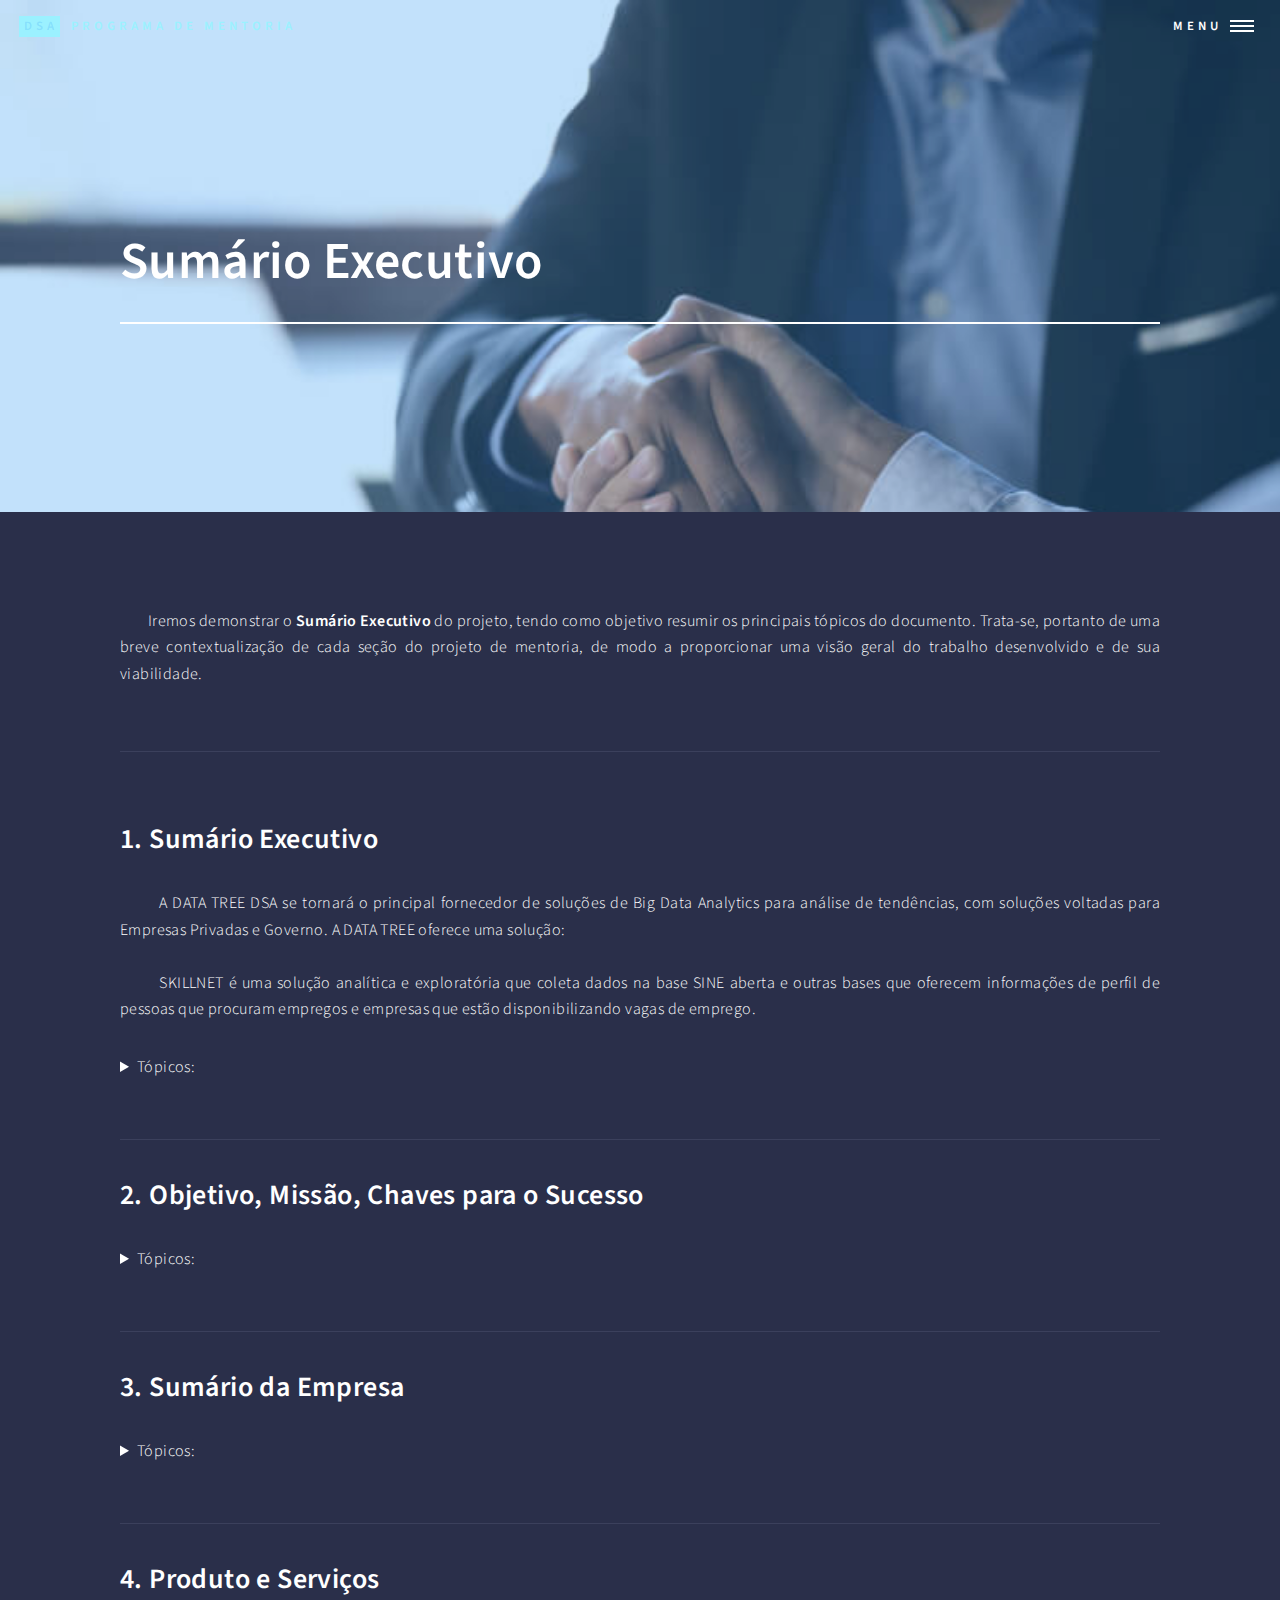
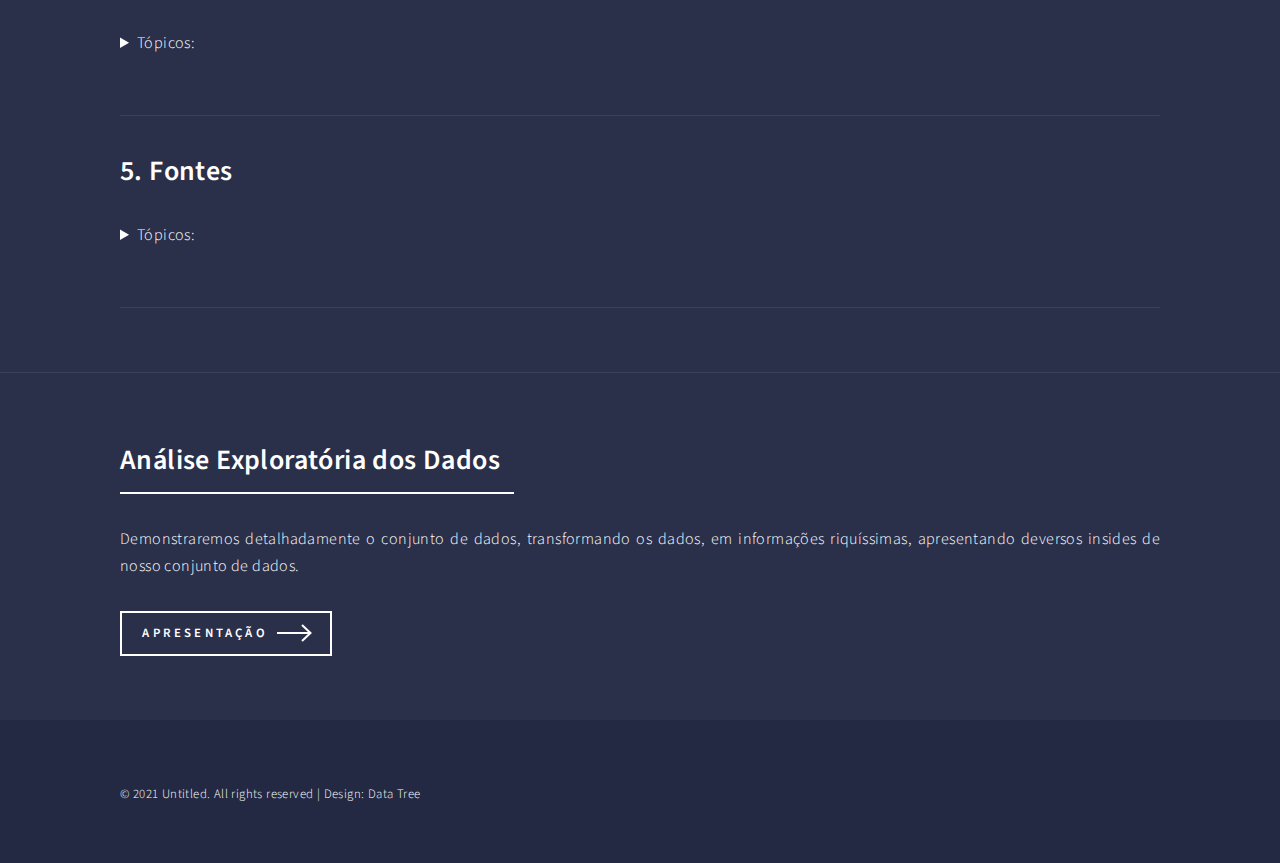
<file: summary.html>
<!DOCTYPE HTML>

<html>
	<head>
		<title>Data Tre</title>
		<meta charset="utf-8" />
		<meta name="viewport" content="width=device-width, initial-scale=1, user-scalable=no" />
		<link rel="stylesheet" href="assets/css/main.css" />
		<noscript><link rel="stylesheet" href="assets/css/noscript.css" /></noscript>
	</head>
	<body class="is-preload">

		<!-- Wrapper -->
			<div id="wrapper">

				<!-- Header -->
				<!-- Note: The "styleN" class below should match that of the banner element. -->
					<header id="header" class="alt style2">
						<a href="index.html" class="logo"><strong>DSA</strong> <span>Programa de Mentoria</span></a>
						<nav>
							<a href="#menu">Menu</a>
						</nav>
					</header>

				<!-- Menu -->
				<nav id="menu">
					<ul class="links">
						<li><a href="index.html">Home</a></li>
						<li><a href="landing.html">Quem Somos</a></li>
						<li><a href="prepocessing.html">Pré Processamento</a></li>
						<li><a href="exploratory_analysis.html">Análise Exploratória</a></li>
						<li><a href="predictive_analytics.html">Modelo Preditivo</a></li>
					</ul>
					<ul class="actions stacked">
						<li><a href="summary.html" class="button primary fit">Sumário Executivo</a></li>
					</ul>
				</nav>

				<!-- Banner -->
				<!-- Note: The "styleN" class below should match that of the header element. -->
					<section id="banner" class="style2">
						<div class="inner">
							<span class="image">
								<img src="images/business.jpg" width=70% alt="" />
							</span>
							<header class="major">
								<h1>Sumário Executivo</h1>
							</header>
								
							</div>
					</section>

				<!-- Main -->
					<div id="main">

						<!-- One -->
							<section id="one">
								<div class="inner">
									<header class="major">
									</header>
									<p style="text-align: justify;">&nbsp; &nbsp; &nbsp; &nbsp; Iremos demonstrar o <b>Sumário Executivo</b> do projeto, tendo como objetivo resumir os principais
										tópicos do documento. Trata-se, portanto de uma breve contextualização de cada seção do projeto de mentoria,
									de modo a proporcionar uma visão geral do trabalho desenvolvido e de sua viabilidade.</p>
								</div>
							</section>

						<!-- Two -->

						<div class="inner">
							
						<h2>1. Sumário Executivo</h2>

						<p style="text-align: justify;">&nbsp; &nbsp; &nbsp; &nbsp; A DATA TREE DSA se tornará o principal fornecedor de soluções de Big Data Analytics para 
							análise de tendências, com soluções voltadas para Empresas Privadas e Governo. A DATA TREE oferece uma solução:</br></br>
							&nbsp; &nbsp; &nbsp; &nbsp; SKILLNET é uma solução analítica e exploratória que coleta dados na base SINE aberta e outras bases que
							 oferecem informações de perfil de pessoas que procuram empregos e empresas que estão disponibilizando vagas de emprego.
							</p>
						<details><summary>Tópicos:</summary>
							
						<h4>1.1. Equipe de Gestão</h4>
						<p style="text-align: justify;">&nbsp; &nbsp; &nbsp; &nbsp; Equipe surgiu mediante ao programa de mentoria de julho à setembro de 2021, 
							fornecido pela Data Science Academy. Os integrantes são um mentor (Rodolfo), que realizou a formação cientista de dados e 
							dois mentorados (Felipe e Hugo) estão cursando a formação de ciências de dados, IA e machine learning.</p>
						
						<h4>1.2. Oportunidade</h4>	
						<p style="text-align: justify;">&nbsp; &nbsp; &nbsp; &nbsp; O SINE Aberto possui uma plataforma que visa aumentar a efetividade na colocação do 
							abalhador no mercado de trabalho, por meio do compartilhamento dos dados dos trabalhadores cadastrados no Sistema Nacional de Emprego (SINE).
							 Para isso, o governo federal propõe realizar parcerias com empresas, ampliando os atores que fazem intermediação de mão de obra e 
							 potencializando a geração de empregos. 
						</p>					

						</details>
					</br>
					<hr />
					<h2>2. Objetivo, Missão, Chaves para o Sucesso</h2>
						<details><summary>Tópicos:</summary>
							
						<h4>2.1. Objetivo</h4>
						<p style="text-align: justify;">&nbsp; &nbsp; &nbsp; &nbsp; Desenvolver a empregabilidade aumentando a efetividade na colocação do trabalhador
							 no mercado de trabalho, por meio do compartilhamento dos dados dos trabalhadores e entregando às empresas os perfis ideais que atenda 
							 melhor suas necessidades com eficiência e menor custo de recrutamento.</p>
						
						<h4>2.2. Missão</h4>	
						<p style="text-align: justify;">&nbsp; &nbsp; &nbsp; &nbsp; Oferecer ao mercado um melhor recrutamento e melhorar os skill dos trabalhadores.</p>	
						
						
						<h4>2.3. Chave para o Sucesso</h4>	
						<p style="text-align: justify;">&nbsp; &nbsp; &nbsp; &nbsp; As chaves do nosso sucesso serão trabalhar com uma grande base de dados diversificada com intuído de:</p>	
						<li>	Aplicar Inteligência Artificial para criar um modelo preditivos com alta performance;</li>
							<li>	Criar padrões de perfil tanto do lado coorporativo entendendo as necessidades do mercado quanto do empregado, entendendo seus skills convergindo os interesses;</li>  
							<li>	Diferenciar claramente nossas soluções dos concorrentes.</li>
							<p style="text-align: justify;">&nbsp; &nbsp; &nbsp; &nbsp; A DATA TREE criará alta visibilidade do serviço e conhecimento do consumidor sobre
								 nossas soluções por meio de uma estratégia de marketing consistente e cuidadosamente direcionada. Estabeleceremos uma identidade de marca
								  e alavancaremos as boas relações com os clientes para aumentar a credibilidade e incentivar o crescimento.</p>	

							

						</details>
					</br>
					<hr />
					<h2>3. Sumário da Empresa</h2>
						<details><summary>Tópicos:</summary>	
							<p style="text-align: justify;">&nbsp; &nbsp; &nbsp; &nbsp; O software SKILLNET permite que nossos clientes consuma as informações customizadas de acordo com suas necessidades de forma que ágil e eficiente.</p>
							<p style="text-align: justify;">&nbsp; &nbsp; &nbsp; &nbsp; O software SKILLNET é uma aplicação web que oferece os seguintes serviços:</p>
							<li>	Avaliação de bases de empregados com foco de oferta preditiva de melhorias dos skill dos empregados, através de análise de tendencias e exigências do mercado para vagas de emprego ofertadas;</li>
							<li>	Oferecimento de perfis com maior assertividade dos pré-requisitos necessitados pelas empresas. </li>

						</details>
					</br>
					<hr />
					
					<h2>4. Produto e Serviços</h2>
						<details><summary>Tópicos:</summary>	
							<p style="text-align: justify;">&nbsp; &nbsp; &nbsp; &nbsp; Atualmente as pessoas procuram ofertas de empregos em jornais, sites especializados, redes sociais e agências de emprego. </p>
							<p style="text-align: justify;">&nbsp; &nbsp; &nbsp; &nbsp; O mercado de trabalho brasileiro é extremamente competitivo, mas não são apenas as empresas que têm expectativas sobre os candidatos. Eles também têm expectativas sobre os seus possíveis empregadores. </p>
							<p style="text-align: justify;">&nbsp; &nbsp; &nbsp; &nbsp; Os lugares mais populares para buscar vagas de trabalho são:</p>
							<ol>
								<li>Sites das empresas (24.82%)</li>
								<li>Portal de empregos (24.54%)</li>
								<li>Recomendações (23.43%)</li>
								<li>Redes sociais (12.7%)</li>
								</ol>
								<p style="text-align: justify;">&nbsp; &nbsp; &nbsp; &nbsp; Os resultados claramente mostram que a maioria dos candidatos visitam os sites das empresas, tanto na hora de buscar vagas quanto na hora de se informar.</p>
								<p style="text-align: justify;">&nbsp; &nbsp; &nbsp; &nbsp; De acordo com estudo da Jobvite revela que 90% dos candidatos saem de portais e sites de emprego, outra pesquisa da Jobvite mostra que eles são as piores e menos eficientes fontes para encontrar candidatos de qualidade.</p>
								<p style="text-align: justify;">&nbsp; &nbsp; &nbsp; &nbsp; A eficiência de cada fonte (quanto maior o número, mais eficaz):</p>

								<h4>Eficiências</h4>
								<li>Portais de emprego – 0.39</li>
								<li>Websites de emprego – 0.84</li>
								<li>Recomendações – 4.52</li>
								<li>Campanhas customizadas – 8.32</li>
								<li>Contratações internas – 16.03</li>
								<p style="text-align: justify;">&nbsp; &nbsp; &nbsp; &nbsp; A pesquisa 2018 Talent Board North American Candidate Experience Benchmark Research Report que a maioria dos candidatos (70%) pesquisa de forma independente possíveis oportunidades e o site de uma empresa é uma alternativa óbvia para ver mais informações. Além disso, o mesmo relatório indica que a informação que os candidatos mais buscam é sobre os valores da empresa. </p>
								<p style="text-align: justify;">&nbsp; &nbsp; &nbsp; &nbsp; Considerando que poucos candidatos de qualidade vêm de candidaturas diretas, então, podemos dizer que os websites de emprego não fazem um bom trabalho na hora de comunicar os valores de uma empresa para o público externo.</p>
								<p style="text-align: justify;">&nbsp; &nbsp; &nbsp; &nbsp; Isso é algo para se pensar na hora de otimizar um website de empresa, se ele almeja atrair os principais talentos.</p>
								<p style="text-align: justify;">&nbsp; &nbsp; &nbsp; &nbsp; De acordo com a pesquisa os candidatos estão dispostos a gastar até 2 horas preparando e enviando a candidatura (118 minutos). Quanto mais instruído o candidato, mais tempo ele está disposto a gastar. (Pós-graduado ou superior – 132 minutos, Bacharelado – 129 minutos e Ensino Médio – 99 minutos).</p>
								<p style="text-align: justify;">&nbsp; &nbsp; &nbsp; &nbsp; Esses números refletem todo o tempo necessário para escrever um currículo, uma carta de apresentação, enviar estes documentos e responder as perguntas no questionário online.</p>
								<p style="text-align: justify;">&nbsp; &nbsp; &nbsp; &nbsp; Informações do site Indeed apontam que as empresas estão querem reduzir o tempo de candidatura para apenas 15 minutos.</p>
								<p style="text-align: justify;">&nbsp; &nbsp; &nbsp; &nbsp; Acontece que empresas cujos processos são muito longos (com mais de 45 perguntas, por exemplo), podem perder até 89% dos candidatos. E, ao contrário do que se imagina, processos mais longos não filtram os profissionais não qualificados. Esses processos atraem candidatos desesperados o bastante para completar tudo, que podem estar usando modelos de currículos genéricos e se candidatando em massa, ao aplicar o método de “atirar para todos os lados.”</p>
								<p style="text-align: justify;">&nbsp; &nbsp; &nbsp; &nbsp; O 2018 Recruiting Benchmark Report da Jobvite mostra que o tempo médio para uma contratação é de 38 dias. Isso é quase o dobro do que os entrevistados esperavam.</p>
								<p style="text-align: justify;">&nbsp; &nbsp; &nbsp; &nbsp; Além disso, estudos confirmam que os processos de TI são mais longos. De acordo com um relatório da Workable são necessários 51 dias para recrutar alguém desse mercado.</p>
								<p style="text-align: justify;">&nbsp; &nbsp; &nbsp; &nbsp; Segue a lista de 15 itens que os entrevistados classificaram em termos de importância, ou seja, fatores que influenciam na decisão: </p>


								<table>
									<tbody>
									<tr>
									<td>
									<p style="text-align: center;">Fator</p>
									</td>
									<td>&nbsp;</td>
									<td style="text-align: center;">
									<p>Sem import&acirc;ncia</p>
									</td>
									<td style="text-align: center;">
									<p>Neutro</p>
									</td>
									<td style="text-align: center;">
									<p>Muito importante</p>
									</td>
									</tr>
									<tr style="text-align: center;">
									<td style="text-align: center;">
									<p>Sal&aacute;rio</p>
									</td>
									<td style="text-align: center;">&nbsp;</td>
									<td style="text-align: center;">
									<p>2.18%</p>
									</td>
									<td style="text-align: center;">
									<p>5.45%</p>
									</td>
									<td style="text-align: center;">
									<p>92.38</p>
									</td>
									</tr>
									<tr style="text-align: center;">
									<td style="text-align: center;">
									<p>Responsabilidades</p>
									</td>
									<td style="text-align: center;">&nbsp;</td>
									<td style="text-align: center;">
									<p>2.08%</p>
									</td>
									<td style="text-align: center;">
									<p>8.71%</p>
									</td>
									<td style="text-align: center;">
									<p>89.21%</p>
									</td>
									</tr>
									<tr style="text-align: center;">
									<td style="text-align: center;">
									<p>Localiza&ccedil;&atilde;o</p>
									</td>
									<td style="text-align: center;">&nbsp;</td>
									<td style="text-align: center;">
									<p>2.77%</p>
									</td>
									<td style="text-align: center;">
									<p>10.20%</p>
									</td>
									<td style="text-align: center;">
									<p>87.03%</p>
									</td>
									</tr>
									<tr style="text-align: center;">
									<td style="text-align: center;">
									<p>Oportunidade de crescimento</p>
									</td>
									<td style="text-align: center;">&nbsp;</td>
									<td style="text-align: center;">
									<p>7.62%</p>
									</td>
									<td style="text-align: center;">
									<p>19.90%</p>
									</td>
									<td style="text-align: center;">
									<p>72.48%</p>
									</td>
									</tr>
									<tr style="text-align: center;">
									<td style="text-align: center;">
									<p>Reputa&ccedil;&atilde;o da empresa</p>
									</td>
									<td style="text-align: center;">&nbsp;</td>
									<td style="text-align: center;">
									<p>9.21%</p>
									</td>
									<td style="text-align: center;">
									<p>21.39%</p>
									</td>
									<td style="text-align: center;">
									<p>69.41%</p>
									</td>
									</tr>
									<tr style="text-align: center;">
									<td style="text-align: center;">
									<p>Hor&aacute;rio flex&iacute;vel/trabalho remoto</p>
									</td>
									<td style="text-align: center;">&nbsp;</td>
									<td style="text-align: center;">
									<p>9.90%</p>
									</td>
									<td style="text-align: center;">
									<p>21.09%</p>
									</td>
									<td style="text-align: center;">
									<p>69.01%</p>
									</td>
									</tr>
									<tr style="text-align: center;">
									<td style="text-align: center;">
									<p>Treinamento profissional e oportunidades de desenvolvimento</p>
									</td>
									<td style="text-align: center;">&nbsp;</td>
									<td style="text-align: center;">
									<p>11.19%</p>
									</td>
									<td style="text-align: center;">
									<p>20.69%</p>
									</td>
									<td style="text-align: center;">
									<p>68.12%</p>
									</td>
									</tr>
									<tr style="text-align: center;">
									<td style="text-align: center;">
									<p>Cultura da empresa</p>
									</td>
									<td style="text-align: center;">&nbsp;</td>
									<td style="text-align: center;">
									<p>9.80%</p>
									</td>
									<td style="text-align: center;">
									<p>23.76%</p>
									</td>
									<td style="text-align: center;">
									<p>66.44%</p>
									</td>
									</tr>
									<tr style="text-align: center;">
									<td style="text-align: center;">
									<p>Ind&uacute;stria</p>
									</td>
									<td style="text-align: center;">&nbsp;</td>
									<td style="text-align: center;">
									<p>14.75%</p>
									</td>
									<td style="text-align: center;">
									<p>27.03%</p>
									</td>
									<td style="text-align: center;">
									<p>58.22%</p>
									</td>
									</tr>
									<tr style="text-align: center;">
									<td style="text-align: center;">
									<p>Chefe</p>
									</td>
									<td style="text-align: center;">&nbsp;</td>
									<td style="text-align: center;">
									<p>15.54%</p>
									</td>
									<td style="text-align: center;">
									<p>26.44%</p>
									</td>
									<td style="text-align: center;">
									<p>58.02%</p>
									</td>
									</tr>
									<tr style="text-align: center;">
									<td style="text-align: center;">
									<p>Diversidade e inclus&atilde;o</p>
									</td>
									<td style="text-align: center;">&nbsp;</td>
									<td style="text-align: center;">
									<p>25.94%</p>
									</td>
									<td style="text-align: center;">
									<p>24.85%</p>
									</td>
									<td style="text-align: center;">
									<p>49.21%</p>
									</td>
									</tr>
									<tr style="text-align: center;">
									<td style="text-align: center;">
									<p>Orienta&ccedil;&atilde;o com um mentor</p>
									</td>
									<td style="text-align: center;">&nbsp;</td>
									<td style="text-align: center;">
									<p>32.38%</p>
									</td>
									<td style="text-align: center;">
									<p>30.89%</p>
									</td>
									<td style="text-align: center;">
									<p>36.73%</p>
									</td>
									</tr>
									<tr style="text-align: center;">
									<td style="text-align: center;">
									<p>Conhecimento da marca</p>
									</td>
									<td style="text-align: center;">&nbsp;</td>
									<td style="text-align: center;">
									<p>33.17%</p>
									</td>
									<td style="text-align: center;">
									<p>32.67%</p>
									</td>
									<td style="text-align: center;">
									<p>34.16%</p>
									</td>
									</tr>
									<tr style="text-align: center;">
									<td style="text-align: center;">
									<p>Recomenda&ccedil;&atilde;o de um amigo</p>
									</td>
									<td style="text-align: center;">&nbsp;</td>
									<td style="text-align: center;">
									<p>36.83%</p>
									</td>
									<td style="text-align: center;">
									<p>30.99%</p>
									</td>
									<td style="text-align: center;">
									<p>32.18%</p>
									</td>
									</tr>
									<tr style="text-align: center;">
									<td style="text-align: center;">
									<p>Tamanho da empresa</p>
									</td>
									<td style="text-align: center;">&nbsp;</td>
									<td style="text-align: center;">
									<p>41.58%</p>
									</td>
									<td style="text-align: center;">
									<p>32.87%</p>
									</td>
									<td style="text-align: center;">
									<p>25.54%</p>
									</td>
									</tr>
									</tbody>
									</table>
									<p style="text-align: justify;">&nbsp; &nbsp; &nbsp; &nbsp; Apesar do salário ser o fator mais importante para todos, membros da Geração Z parecem dar menos importância para isso do que outras gerações, com 17% deles achando neutro ou menos importante (13% e 4% respectivamente). Além disso, homens foram mais neutros na questão do salário (7% para homens e 5% para mulheres).</p>
									<p style="text-align: justify;">&nbsp; &nbsp; &nbsp; &nbsp; As atribuições do cargo também são coisas com que os homens se importam menos do que mulheres. Dentre os entrevistados do sexo masculino, 11% disseram que este era um fator neutro, enquanto apenas 6% das mulheres responderam o mesmo.</p>
									<p style="text-align: justify;">&nbsp; &nbsp; &nbsp; &nbsp; Além disso, também há um distanciamento entre gerações. Os mais jovens tendem a dar menos importância às atribuições do cargo, com 12% da Geração Z e 10% dos Millennials dizendo que isso é um fator neutro. O número de membros da Geração X e dos Baby Boomers que tem essa visão é de 3 e 7% respectivamente.</p>
									<p style="text-align: justify;">&nbsp; &nbsp; &nbsp; &nbsp; A localização foi indicado como o terceiro fator mais importante. Então, juntamos as respostas não importante e neutras e isso é o que os números revelam: os homens se importam menos com a localização do que mulheres (16% vs. 10%). Membros da Geração Z tendem a não se importarem com a localização (20%). </p>
									<p style="text-align: justify;">&nbsp; &nbsp; &nbsp; &nbsp; O fator menos importante é o tamanho da empresa. Apenas 1 em cada 4 entrevistados prestam atenção nisso.</p>
									<p style="text-align: justify;">&nbsp; &nbsp; &nbsp; &nbsp; A penúltima posição é ocupado, surpreendentemente, pela recomendação de um amigo, com apenas um pouco mais de 30% dos entrevistados vendo isso como um fator importante.</p>
									<p style="text-align: justify;">&nbsp; &nbsp; &nbsp; &nbsp; A distribuição de respostas sobre o tamanho da empresa foi quase idêntica para todos, independente do gênero ou da idade. A conclusão é que todos os candidatos não se importam se a empresa de 10 ou 10.000 funcionários.</p>
									<p style="text-align: justify;">&nbsp; &nbsp; &nbsp; &nbsp; As impressões que um candidato tem do processo de recrutamento pode influenciar a forma como um empregador é visto. Especialmente já que estudos revelam que até 60% dos candidatos consideram a experiência como abaixo da média e 72% reclamam disso para outras pessoas. As descobertas do nosso estudo revelam que:</p>
									<li>Os sites das empresas são o que mais importam;</li>
									<li>Os candidatos estão dispostos a gastar cerca de 2 horas preparando os documentos da candidatura. Isso inclui cerca de 15 minutos para enviar a candidatura;</li>
									<li>A maioria dos candidatos estão prontos para gastar de 1 até 3 meses buscando emprego. Na realidade, o tempo médio de desemprego é de 5 meses e meio;</li>
									<li>Os candidatos gostariam de receber uma oferta 1 ou 2 semanas após a primeira entrevista. Na realidade, demora cerca de 5 semanas e meia;</li>
									<li>Para a grande maioria dos trabalhadores, o salário é o aspecto mais importante em uma vaga, seguido das atribuições e da localização;</li>
									<li>Os 3 benefícios mais importantes são: plano de saúde, bônus e treinamento;</li>
									<li>Antes de fazer uma decisão de rejeitar ou aceitar uma oferta, os candidatos consideram como foi o processo de recrutamento e as impressões que eles tiveram dos recrutadores.;</li>
									

						</details>
					</br>
					<hr />
					
					<h2>5. Fontes</h2>
						<details><summary>Tópicos:</summary>	
							<li>https://www.jobvite.com/wp-content/uploads/2017/05/Jobvite_2017_Recruiting_Funnel_Benchmark_Report.pdf</li>
							<li>https://www.jobvite.com/2017-recruiter-nation-report/</li>	
							<li>https://business.linkedin.com/talent-solutions/blog/candidate-experience/2019/7-strategies-to-improve-candidate-experience</li>	
							<li>https://www.shrm.org/resourcesandtools/hr-topics/technology/pages/study-most-job-seekers-abandon-online-job-applications.aspx</li>	
							<li>http://blog.indeed.com/2016/08/15/fastest-job-application-process/</li>	
							<li>https://newtonsoftware.com/blog/2016/10/06/ideal-length-online-job-application/</li>	
							<li>https://www.bls.gov/news.release/empsit.t12.htm</li>	
							<li>https://web.jobvite.com/rs/703-ISJ-362/images/2018%20Recruiting%20Benchmark%20Report.pdf</li>	
							<li>https://resources.workable.com/tutorial/time-to-hire-industry</li>	
							<li>https://workplacetrends.com/wp-content/uploads/2017/07/The-Candidate-Experience-Final.pdf</li>	
							<li>https://sineaberto.economia.gov.br/#/</li>	
							<li>https://www.causc.gov.br/wp-content/uploads/chamadas/2429/10.-ANEXO-VII-Divisao-do-Municipios-do-Estado-de-SC-por-Mesorregioes.pdf</li>	
							<li>https://www.salario.com.br/</li>	
							<li>https://pt.wikipedia.org/wiki/Lista_de_munic%C3%ADpios_de_Santa_Catarina_por_PIB</li>	
							<li>https://www.datascienceacademy.com.br/</li>

						</details>
					</br>
					<hr />

					</div>



						<!-- Three -->
							<section id="three">
								<div class="inner">
									<header class="major">
										<h2>Análise Exploratória dos Dados</h2>
									</header>
									<p style="text-align: justify;">Demonstraremos detalhadamente o conjunto de dados, transformando os dados,
										em informações riquíssimas, apresentando deversos insides de nosso conjunto de dados.</p>									<ul class="actions">
										<li><a target="_blank" href="Mentoria DSA 2021 - Time DataTree.pdf#glossary" class="button next">Apresentação</a></li>

									</ul>
								</div>
							</section>

					</div>

				

				<!-- Footer -->
					<footer id="footer">
						<div class="inner">
							
							<ul class="copyright">
								&copy; 2021 Untitled. All rights reserved | Design: Data Tree</li></ul>
						</div>
					</footer>

			</div>

		<!-- Scripts -->
			<script src="assets/js/jquery.min.js"></script>
			<script src="assets/js/jquery.scrolly.min.js"></script>
			<script src="assets/js/jquery.scrollex.min.js"></script>
			<script src="assets/js/browser.min.js"></script>
			<script src="assets/js/breakpoints.min.js"></script>
			<script src="assets/js/util.js"></script>
			<script src="assets/js/main.js"></script>

	</body>
</html>
</file>
<file: assets/css/noscript.css>
/*
	Forty by HTML5 UP
	html5up.net | @ajlkn
	Free for personal and commercial use under the CCA 3.0 license (html5up.net/license)
*/

/* Banner */

	body.is-preload #banner:after {
		opacity: 0.85;
	}

	body.is-preload #banner > .inner {
		-moz-filter: none;
		-webkit-filter: none;
		-ms-filter: none;
		filter: none;
		-moz-transform: none;
		-webkit-transform: none;
		-ms-transform: none;
		transform: none;
		opacity: 1;
	}
</file>
<file: assets/css/main.css>
@import url(fontawesome-all.min.css);
@import url("https://fonts.googleapis.com/css?family=Source+Sans+Pro:300,300italic,600,600italic");

/*
	Forty by HTML5 UP
	html5up.net | @ajlkn
	Free for personal and commercial use under the CCA 3.0 license (html5up.net/license)
*/

html, body, div, span, applet, object,
iframe, h1, h2, h3, h4, h5, h6, p, blockquote,
pre, a, abbr, acronym, address, big, cite,
code, del, dfn, em, img, ins, kbd, q, s, samp,
small, strike, strong, sub, sup, tt, var, b,
u, i, center, dl, dt, dd, ol, ul, li, fieldset,
form, label, legend, table, caption, tbody,
tfoot, thead, tr, th, td, article, aside,
canvas, details, embed, figure, figcaption,
footer, header, hgroup, menu, nav, output, ruby,
section, summary, time, mark, audio, video {
	margin: 0;
	padding: 0;
	border: 0;
	font-size: 100%;
	font: inherit;
	vertical-align: baseline;}

article, aside, details, figcaption, figure,
footer, header, hgroup, menu, nav, section {
	display: block;}

body {
	line-height: 1;
}

ol, ul {
	list-style: none;
}

blockquote, q {
	quotes: none;
}

	blockquote:before, blockquote:after, q:before, q:after {
		content: '';
		content: none;
	}

table {
	border-collapse: collapse;
	border-spacing: 0;
}

body {
	-webkit-text-size-adjust: none;
}

mark {
	background-color: transparent;
	color: inherit;
}

input::-moz-focus-inner {
	border: 0;
	padding: 0;
}

input, select, textarea {
	-moz-appearance: none;
	-webkit-appearance: none;
	-ms-appearance: none;
	appearance: none;
}

/* Basic */

	@-ms-viewport {
		width: device-width;
	}

	body {
		-ms-overflow-style: scrollbar;
	}

	@media screen and (max-width: 480px) {

		html, body {
			min-width: 320px;
		}

	}

	html {
		box-sizing: border-box;
	}

	*, *:before, *:after {
		box-sizing: inherit;
	}

	body {
		background: #242943;
	}

		body.is-preload *, body.is-preload *:before, body.is-preload *:after {
			-moz-animation: none !important;
			-webkit-animation: none !important;
			-ms-animation: none !important;
			animation: none !important;
			-moz-transition: none !important;
			-webkit-transition: none !important;
			-ms-transition: none !important;
			transition: none !important;
		}

/* Type */

	body, input, select, textarea {
		color: #ffffff;
		font-family: "Source Sans Pro", Helvetica, sans-serif;
		font-size: 17pt;
		font-weight: 300;
		letter-spacing: 0.025em;
		line-height: 1.65;
	}

		@media screen and (max-width: 1680px) {

			body, input, select, textarea {
				font-size: 14pt;
			}

		}

		@media screen and (max-width: 1280px) {

			body, input, select, textarea {
				font-size: 12pt;
			}

		}

		@media screen and (max-width: 360px) {

			body, input, select, textarea {
				font-size: 11pt;
			}

		}

	a {
		-moz-transition: color 0.2s ease-in-out, border-bottom-color 0.2s ease-in-out;
		-webkit-transition: color 0.2s ease-in-out, border-bottom-color 0.2s ease-in-out;
		-ms-transition: color 0.2s ease-in-out, border-bottom-color 0.2s ease-in-out;
		transition: color 0.2s ease-in-out, border-bottom-color 0.2s ease-in-out;
		border-bottom: dotted 1px;
		color: inherit;
		text-decoration: none;
	}

		a:hover {
			border-bottom-color: transparent;
			color: #9bf1ff !important;
		}

		a:active {
			color: #53e3fb !important;
		}

	strong, b {
		color: #ffffff;
		font-weight: 600;
	}

	em, i {
		font-style: italic;
	}

	p {
		margin: 0 0 2em 0;
	}

	h1, h2, h3, h4, h5, h6 {
		color: #ffffff;
		font-weight: 600;
		line-height: 1.65;
		margin: 0 0 1em 0;
	}

		h1 a, h2 a, h3 a, h4 a, h5 a, h6 a {
			color: inherit;
			border-bottom: 0;
		}

	h1 {
		font-size: 2.5em;
	}

	h2 {
		font-size: 1.75em;
	}

	h3 {
		font-size: 1.35em;
	}

	h4 {
		font-size: 1.1em;
	}

	h5 {
		font-size: 0.9em;
	}

	h6 {
		font-size: 0.7em;
	}

	@media screen and (max-width: 736px) {

		h1 {
			font-size: 2em;
		}

		h2 {
			font-size: 1.5em;
		}

		h3 {
			font-size: 1.25em;
		}

	}

	sub {
		font-size: 0.8em;
		position: relative;
		top: 0.5em;
	}

	sup {
		font-size: 0.8em;
		position: relative;
		top: -0.5em;
	}

	blockquote {
		border-left: solid 4px rgba(212, 212, 255, 0.1);
		font-style: italic;
		margin: 0 0 2em 0;
		padding: 0.5em 0 0.5em 2em;
	}

	code {
		background: rgba(212, 212, 255, 0.035);
		font-family: "Courier New", monospace;
		font-size: 0.9em;
		margin: 0 0.25em;
		padding: 0.25em 0.65em;
	}

	pre {
		-webkit-overflow-scrolling: touch;
		font-family: "Courier New", monospace;
		font-size: 0.9em;
		margin: 0 0 2em 0;
	}

		pre code {
			display: block;
			line-height: 1.75;
			padding: 1em 1.5em;
			overflow-x: auto;
		}

	hr {
		border: 0;
		border-bottom: solid 1px rgba(212, 212, 255, 0.1);
		margin: 2em 0;
	}

		hr.major {
			margin: 3em 0;
		}

	.align-left {
		text-align: left;
	}

	.align-center {
		text-align: center;
	}

	.align-right {
		text-align: right;
	}

/* Row */

	.row {
		display: flex;
		flex-wrap: wrap;
		box-sizing: border-box;
		align-items: stretch;
	}

		.row > * {
			box-sizing: border-box;
		}

		.row.gtr-uniform > * > :last-child {
			margin-bottom: 0;
		}

		.row.aln-left {
			justify-content: flex-start;
		}

		.row.aln-center {
			justify-content: center;
		}

		.row.aln-right {
			justify-content: flex-end;
		}

		.row.aln-top {
			align-items: flex-start;
		}

		.row.aln-middle {
			align-items: center;
		}

		.row.aln-bottom {
			align-items: flex-end;
		}

		.row > .imp {
			order: -1;
		}

		.row > .col-1 {
			width: 8.33333%;
		}

		.row > .off-1 {
			margin-left: 8.33333%;
		}

		.row > .col-2 {
			width: 16.66667%;
		}

		.row > .off-2 {
			margin-left: 16.66667%;
		}

		.row > .col-3 {
			width: 25%;
		}

		.row > .off-3 {
			margin-left: 25%;
		}

		.row > .col-4 {
			width: 33.33333%;
		}

		.row > .off-4 {
			margin-left: 33.33333%;
		}

		.row > .col-5 {
			width: 41.66667%;
		}

		.row > .off-5 {
			margin-left: 41.66667%;
		}

		.row > .col-6 {
			width: 50%;
		}

		.row > .off-6 {
			margin-left: 50%;
		}

		.row > .col-7 {
			width: 58.33333%;
		}

		.row > .off-7 {
			margin-left: 58.33333%;
		}

		.row > .col-8 {
			width: 66.66667%;
		}

		.row > .off-8 {
			margin-left: 66.66667%;
		}

		.row > .col-9 {
			width: 75%;
		}

		.row > .off-9 {
			margin-left: 75%;
		}

		.row > .col-10 {
			width: 83.33333%;
		}

		.row > .off-10 {
			margin-left: 83.33333%;
		}

		.row > .col-11 {
			width: 91.66667%;
		}

		.row > .off-11 {
			margin-left: 91.66667%;
		}

		.row > .col-12 {
			width: 100%;
		}

		.row > .off-12 {
			margin-left: 100%;
		}

		.row.gtr-0 {
			margin-top: 0;
			margin-left: 0em;
		}

			.row.gtr-0 > * {
				padding: 0 0 0 0em;
			}

			.row.gtr-0.gtr-uniform {
				margin-top: 0em;
			}

				.row.gtr-0.gtr-uniform > * {
					padding-top: 0em;
				}

		.row.gtr-25 {
			margin-top: 0;
			margin-left: -0.5em;
		}

			.row.gtr-25 > * {
				padding: 0 0 0 0.5em;
			}

			.row.gtr-25.gtr-uniform {
				margin-top: -0.5em;
			}

				.row.gtr-25.gtr-uniform > * {
					padding-top: 0.5em;
				}

		.row.gtr-50 {
			margin-top: 0;
			margin-left: -1em;
		}

			.row.gtr-50 > * {
				padding: 0 0 0 1em;
			}

			.row.gtr-50.gtr-uniform {
				margin-top: -1em;
			}

				.row.gtr-50.gtr-uniform > * {
					padding-top: 1em;
				}

		.row {
			margin-top: 0;
			margin-left: -2em;
		}

			.row > * {
				padding: 0 0 0 2em;
			}

			.row.gtr-uniform {
				margin-top: -2em;
			}

				.row.gtr-uniform > * {
					padding-top: 2em;
				}

		.row.gtr-150 {
			margin-top: 0;
			margin-left: -3em;
		}

			.row.gtr-150 > * {
				padding: 0 0 0 3em;
			}

			.row.gtr-150.gtr-uniform {
				margin-top: -3em;
			}

				.row.gtr-150.gtr-uniform > * {
					padding-top: 3em;
				}

		.row.gtr-200 {
			margin-top: 0;
			margin-left: -4em;
		}

			.row.gtr-200 > * {
				padding: 0 0 0 4em;
			}

			.row.gtr-200.gtr-uniform {
				margin-top: -4em;
			}

				.row.gtr-200.gtr-uniform > * {
					padding-top: 4em;
				}

		@media screen and (max-width: 1680px) {

			.row {
				display: flex;
				flex-wrap: wrap;
				box-sizing: border-box;
				align-items: stretch;
			}

				.row > * {
					box-sizing: border-box;
				}

				.row.gtr-uniform > * > :last-child {
					margin-bottom: 0;
				}

				.row.aln-left {
					justify-content: flex-start;
				}

				.row.aln-center {
					justify-content: center;
				}

				.row.aln-right {
					justify-content: flex-end;
				}

				.row.aln-top {
					align-items: flex-start;
				}

				.row.aln-middle {
					align-items: center;
				}

				.row.aln-bottom {
					align-items: flex-end;
				}

				.row > .imp-xlarge {
					order: -1;
				}

				.row > .col-1-xlarge {
					width: 8.33333%;
				}

				.row > .off-1-xlarge {
					margin-left: 8.33333%;
				}

				.row > .col-2-xlarge {
					width: 16.66667%;
				}

				.row > .off-2-xlarge {
					margin-left: 16.66667%;
				}

				.row > .col-3-xlarge {
					width: 25%;
				}

				.row > .off-3-xlarge {
					margin-left: 25%;
				}

				.row > .col-4-xlarge {
					width: 33.33333%;
				}

				.row > .off-4-xlarge {
					margin-left: 33.33333%;
				}

				.row > .col-5-xlarge {
					width: 41.66667%;
				}

				.row > .off-5-xlarge {
					margin-left: 41.66667%;
				}

				.row > .col-6-xlarge {
					width: 50%;
				}

				.row > .off-6-xlarge {
					margin-left: 50%;
				}

				.row > .col-7-xlarge {
					width: 58.33333%;
				}

				.row > .off-7-xlarge {
					margin-left: 58.33333%;
				}

				.row > .col-8-xlarge {
					width: 66.66667%;
				}

				.row > .off-8-xlarge {
					margin-left: 66.66667%;
				}

				.row > .col-9-xlarge {
					width: 75%;
				}

				.row > .off-9-xlarge {
					margin-left: 75%;
				}

				.row > .col-10-xlarge {
					width: 83.33333%;
				}

				.row > .off-10-xlarge {
					margin-left: 83.33333%;
				}

				.row > .col-11-xlarge {
					width: 91.66667%;
				}

				.row > .off-11-xlarge {
					margin-left: 91.66667%;
				}

				.row > .col-12-xlarge {
					width: 100%;
				}

				.row > .off-12-xlarge {
					margin-left: 100%;
				}

				.row.gtr-0 {
					margin-top: 0;
					margin-left: 0em;
				}

					.row.gtr-0 > * {
						padding: 0 0 0 0em;
					}

					.row.gtr-0.gtr-uniform {
						margin-top: 0em;
					}

						.row.gtr-0.gtr-uniform > * {
							padding-top: 0em;
						}

				.row.gtr-25 {
					margin-top: 0;
					margin-left: -0.5em;
				}

					.row.gtr-25 > * {
						padding: 0 0 0 0.5em;
					}

					.row.gtr-25.gtr-uniform {
						margin-top: -0.5em;
					}

						.row.gtr-25.gtr-uniform > * {
							padding-top: 0.5em;
						}

				.row.gtr-50 {
					margin-top: 0;
					margin-left: -1em;
				}

					.row.gtr-50 > * {
						padding: 0 0 0 1em;
					}

					.row.gtr-50.gtr-uniform {
						margin-top: -1em;
					}

						.row.gtr-50.gtr-uniform > * {
							padding-top: 1em;
						}

				.row {
					margin-top: 0;
					margin-left: -2em;
				}

					.row > * {
						padding: 0 0 0 2em;
					}

					.row.gtr-uniform {
						margin-top: -2em;
					}

						.row.gtr-uniform > * {
							padding-top: 2em;
						}

				.row.gtr-150 {
					margin-top: 0;
					margin-left: -3em;
				}

					.row.gtr-150 > * {
						padding: 0 0 0 3em;
					}

					.row.gtr-150.gtr-uniform {
						margin-top: -3em;
					}

						.row.gtr-150.gtr-uniform > * {
							padding-top: 3em;
						}

				.row.gtr-200 {
					margin-top: 0;
					margin-left: -4em;
				}

					.row.gtr-200 > * {
						padding: 0 0 0 4em;
					}

					.row.gtr-200.gtr-uniform {
						margin-top: -4em;
					}

						.row.gtr-200.gtr-uniform > * {
							padding-top: 4em;
						}

		}

		@media screen and (max-width: 1280px) {

			.row {
				display: flex;
				flex-wrap: wrap;
				box-sizing: border-box;
				align-items: stretch;
			}

				.row > * {
					box-sizing: border-box;
				}

				.row.gtr-uniform > * > :last-child {
					margin-bottom: 0;
				}

				.row.aln-left {
					justify-content: flex-start;
				}

				.row.aln-center {
					justify-content: center;
				}

				.row.aln-right {
					justify-content: flex-end;
				}

				.row.aln-top {
					align-items: flex-start;
				}

				.row.aln-middle {
					align-items: center;
				}

				.row.aln-bottom {
					align-items: flex-end;
				}

				.row > .imp-large {
					order: -1;
				}

				.row > .col-1-large {
					width: 8.33333%;
				}

				.row > .off-1-large {
					margin-left: 8.33333%;
				}

				.row > .col-2-large {
					width: 16.66667%;
				}

				.row > .off-2-large {
					margin-left: 16.66667%;
				}

				.row > .col-3-large {
					width: 25%;
				}

				.row > .off-3-large {
					margin-left: 25%;
				}

				.row > .col-4-large {
					width: 33.33333%;
				}

				.row > .off-4-large {
					margin-left: 33.33333%;
				}

				.row > .col-5-large {
					width: 41.66667%;
				}

				.row > .off-5-large {
					margin-left: 41.66667%;
				}

				.row > .col-6-large {
					width: 50%;
				}

				.row > .off-6-large {
					margin-left: 50%;
				}

				.row > .col-7-large {
					width: 58.33333%;
				}

				.row > .off-7-large {
					margin-left: 58.33333%;
				}

				.row > .col-8-large {
					width: 66.66667%;
				}

				.row > .off-8-large {
					margin-left: 66.66667%;
				}

				.row > .col-9-large {
					width: 75%;
				}

				.row > .off-9-large {
					margin-left: 75%;
				}

				.row > .col-10-large {
					width: 83.33333%;
				}

				.row > .off-10-large {
					margin-left: 83.33333%;
				}

				.row > .col-11-large {
					width: 91.66667%;
				}

				.row > .off-11-large {
					margin-left: 91.66667%;
				}

				.row > .col-12-large {
					width: 100%;
				}

				.row > .off-12-large {
					margin-left: 100%;
				}

				.row.gtr-0 {
					margin-top: 0;
					margin-left: 0em;
				}

					.row.gtr-0 > * {
						padding: 0 0 0 0em;
					}

					.row.gtr-0.gtr-uniform {
						margin-top: 0em;
					}

						.row.gtr-0.gtr-uniform > * {
							padding-top: 0em;
						}

				.row.gtr-25 {
					margin-top: 0;
					margin-left: -0.375em;
				}

					.row.gtr-25 > * {
						padding: 0 0 0 0.375em;
					}

					.row.gtr-25.gtr-uniform {
						margin-top: -0.375em;
					}

						.row.gtr-25.gtr-uniform > * {
							padding-top: 0.375em;
						}

				.row.gtr-50 {
					margin-top: 0;
					margin-left: -0.75em;
				}

					.row.gtr-50 > * {
						padding: 0 0 0 0.75em;
					}

					.row.gtr-50.gtr-uniform {
						margin-top: -0.75em;
					}

						.row.gtr-50.gtr-uniform > * {
							padding-top: 0.75em;
						}

				.row {
					margin-top: 0;
					margin-left: -1.5em;
				}

					.row > * {
						padding: 0 0 0 1.5em;
					}

					.row.gtr-uniform {
						margin-top: -1.5em;
					}

						.row.gtr-uniform > * {
							padding-top: 1.5em;
						}

				.row.gtr-150 {
					margin-top: 0;
					margin-left: -2.25em;
				}

					.row.gtr-150 > * {
						padding: 0 0 0 2.25em;
					}

					.row.gtr-150.gtr-uniform {
						margin-top: -2.25em;
					}

						.row.gtr-150.gtr-uniform > * {
							padding-top: 2.25em;
						}

				.row.gtr-200 {
					margin-top: 0;
					margin-left: -3em;
				}

					.row.gtr-200 > * {
						padding: 0 0 0 3em;
					}

					.row.gtr-200.gtr-uniform {
						margin-top: -3em;
					}

						.row.gtr-200.gtr-uniform > * {
							padding-top: 3em;
						}

		}

		@media screen and (max-width: 980px) {

			.row {
				display: flex;
				flex-wrap: wrap;
				box-sizing: border-box;
				align-items: stretch;
			}

				.row > * {
					box-sizing: border-box;
				}

				.row.gtr-uniform > * > :last-child {
					margin-bottom: 0;
				}

				.row.aln-left {
					justify-content: flex-start;
				}

				.row.aln-center {
					justify-content: center;
				}

				.row.aln-right {
					justify-content: flex-end;
				}

				.row.aln-top {
					align-items: flex-start;
				}

				.row.aln-middle {
					align-items: center;
				}

				.row.aln-bottom {
					align-items: flex-end;
				}

				.row > .imp-medium {
					order: -1;
				}

				.row > .col-1-medium {
					width: 8.33333%;
				}

				.row > .off-1-medium {
					margin-left: 8.33333%;
				}

				.row > .col-2-medium {
					width: 16.66667%;
				}

				.row > .off-2-medium {
					margin-left: 16.66667%;
				}

				.row > .col-3-medium {
					width: 25%;
				}

				.row > .off-3-medium {
					margin-left: 25%;
				}

				.row > .col-4-medium {
					width: 33.33333%;
				}

				.row > .off-4-medium {
					margin-left: 33.33333%;
				}

				.row > .col-5-medium {
					width: 41.66667%;
				}

				.row > .off-5-medium {
					margin-left: 41.66667%;
				}

				.row > .col-6-medium {
					width: 50%;
				}

				.row > .off-6-medium {
					margin-left: 50%;
				}

				.row > .col-7-medium {
					width: 58.33333%;
				}

				.row > .off-7-medium {
					margin-left: 58.33333%;
				}

				.row > .col-8-medium {
					width: 66.66667%;
				}

				.row > .off-8-medium {
					margin-left: 66.66667%;
				}

				.row > .col-9-medium {
					width: 75%;
				}

				.row > .off-9-medium {
					margin-left: 75%;
				}

				.row > .col-10-medium {
					width: 83.33333%;
				}

				.row > .off-10-medium {
					margin-left: 83.33333%;
				}

				.row > .col-11-medium {
					width: 91.66667%;
				}

				.row > .off-11-medium {
					margin-left: 91.66667%;
				}

				.row > .col-12-medium {
					width: 100%;
				}

				.row > .off-12-medium {
					margin-left: 100%;
				}

				.row.gtr-0 {
					margin-top: 0;
					margin-left: 0em;
				}

					.row.gtr-0 > * {
						padding: 0 0 0 0em;
					}

					.row.gtr-0.gtr-uniform {
						margin-top: 0em;
					}

						.row.gtr-0.gtr-uniform > * {
							padding-top: 0em;
						}

				.row.gtr-25 {
					margin-top: 0;
					margin-left: -0.375em;
				}

					.row.gtr-25 > * {
						padding: 0 0 0 0.375em;
					}

					.row.gtr-25.gtr-uniform {
						margin-top: -0.375em;
					}

						.row.gtr-25.gtr-uniform > * {
							padding-top: 0.375em;
						}

				.row.gtr-50 {
					margin-top: 0;
					margin-left: -0.75em;
				}

					.row.gtr-50 > * {
						padding: 0 0 0 0.75em;
					}

					.row.gtr-50.gtr-uniform {
						margin-top: -0.75em;
					}

						.row.gtr-50.gtr-uniform > * {
							padding-top: 0.75em;
						}

				.row {
					margin-top: 0;
					margin-left: -1.5em;
				}

					.row > * {
						padding: 0 0 0 1.5em;
					}

					.row.gtr-uniform {
						margin-top: -1.5em;
					}

						.row.gtr-uniform > * {
							padding-top: 1.5em;
						}

				.row.gtr-150 {
					margin-top: 0;
					margin-left: -2.25em;
				}

					.row.gtr-150 > * {
						padding: 0 0 0 2.25em;
					}

					.row.gtr-150.gtr-uniform {
						margin-top: -2.25em;
					}

						.row.gtr-150.gtr-uniform > * {
							padding-top: 2.25em;
						}

				.row.gtr-200 {
					margin-top: 0;
					margin-left: -3em;
				}

					.row.gtr-200 > * {
						padding: 0 0 0 3em;
					}

					.row.gtr-200.gtr-uniform {
						margin-top: -3em;
					}

						.row.gtr-200.gtr-uniform > * {
							padding-top: 3em;
						}

		}

		@media screen and (max-width: 736px) {

			.row {
				display: flex;
				flex-wrap: wrap;
				box-sizing: border-box;
				align-items: stretch;
			}

				.row > * {
					box-sizing: border-box;
				}

				.row.gtr-uniform > * > :last-child {
					margin-bottom: 0;
				}

				.row.aln-left {
					justify-content: flex-start;
				}

				.row.aln-center {
					justify-content: center;
				}

				.row.aln-right {
					justify-content: flex-end;
				}

				.row.aln-top {
					align-items: flex-start;
				}

				.row.aln-middle {
					align-items: center;
				}

				.row.aln-bottom {
					align-items: flex-end;
				}

				.row > .imp-small {
					order: -1;
				}

				.row > .col-1-small {
					width: 8.33333%;
				}

				.row > .off-1-small {
					margin-left: 8.33333%;
				}

				.row > .col-2-small {
					width: 16.66667%;
				}

				.row > .off-2-small {
					margin-left: 16.66667%;
				}

				.row > .col-3-small {
					width: 25%;
				}

				.row > .off-3-small {
					margin-left: 25%;
				}

				.row > .col-4-small {
					width: 33.33333%;
				}

				.row > .off-4-small {
					margin-left: 33.33333%;
				}

				.row > .col-5-small {
					width: 41.66667%;
				}

				.row > .off-5-small {
					margin-left: 41.66667%;
				}

				.row > .col-6-small {
					width: 50%;
				}

				.row > .off-6-small {
					margin-left: 50%;
				}

				.row > .col-7-small {
					width: 58.33333%;
				}

				.row > .off-7-small {
					margin-left: 58.33333%;
				}

				.row > .col-8-small {
					width: 66.66667%;
				}

				.row > .off-8-small {
					margin-left: 66.66667%;
				}

				.row > .col-9-small {
					width: 75%;
				}

				.row > .off-9-small {
					margin-left: 75%;
				}

				.row > .col-10-small {
					width: 83.33333%;
				}

				.row > .off-10-small {
					margin-left: 83.33333%;
				}

				.row > .col-11-small {
					width: 91.66667%;
				}

				.row > .off-11-small {
					margin-left: 91.66667%;
				}

				.row > .col-12-small {
					width: 100%;
				}

				.row > .off-12-small {
					margin-left: 100%;
				}

				.row.gtr-0 {
					margin-top: 0;
					margin-left: 0em;
				}

					.row.gtr-0 > * {
						padding: 0 0 0 0em;
					}

					.row.gtr-0.gtr-uniform {
						margin-top: 0em;
					}

						.row.gtr-0.gtr-uniform > * {
							padding-top: 0em;
						}

				.row.gtr-25 {
					margin-top: 0;
					margin-left: -0.3125em;
				}

					.row.gtr-25 > * {
						padding: 0 0 0 0.3125em;
					}

					.row.gtr-25.gtr-uniform {
						margin-top: -0.3125em;
					}

						.row.gtr-25.gtr-uniform > * {
							padding-top: 0.3125em;
						}

				.row.gtr-50 {
					margin-top: 0;
					margin-left: -0.625em;
				}

					.row.gtr-50 > * {
						padding: 0 0 0 0.625em;
					}

					.row.gtr-50.gtr-uniform {
						margin-top: -0.625em;
					}

						.row.gtr-50.gtr-uniform > * {
							padding-top: 0.625em;
						}

				.row {
					margin-top: 0;
					margin-left: -1.25em;
				}

					.row > * {
						padding: 0 0 0 1.25em;
					}

					.row.gtr-uniform {
						margin-top: -1.25em;
					}

						.row.gtr-uniform > * {
							padding-top: 1.25em;
						}

				.row.gtr-150 {
					margin-top: 0;
					margin-left: -1.875em;
				}

					.row.gtr-150 > * {
						padding: 0 0 0 1.875em;
					}

					.row.gtr-150.gtr-uniform {
						margin-top: -1.875em;
					}

						.row.gtr-150.gtr-uniform > * {
							padding-top: 1.875em;
						}

				.row.gtr-200 {
					margin-top: 0;
					margin-left: -2.5em;
				}

					.row.gtr-200 > * {
						padding: 0 0 0 2.5em;
					}

					.row.gtr-200.gtr-uniform {
						margin-top: -2.5em;
					}

						.row.gtr-200.gtr-uniform > * {
							padding-top: 2.5em;
						}

		}

		@media screen and (max-width: 480px) {

			.row {
				display: flex;
				flex-wrap: wrap;
				box-sizing: border-box;
				align-items: stretch;
			}

				.row > * {
					box-sizing: border-box;
				}

				.row.gtr-uniform > * > :last-child {
					margin-bottom: 0;
				}

				.row.aln-left {
					justify-content: flex-start;
				}

				.row.aln-center {
					justify-content: center;
				}

				.row.aln-right {
					justify-content: flex-end;
				}

				.row.aln-top {
					align-items: flex-start;
				}

				.row.aln-middle {
					align-items: center;
				}

				.row.aln-bottom {
					align-items: flex-end;
				}

				.row > .imp-xsmall {
					order: -1;
				}

				.row > .col-1-xsmall {
					width: 8.33333%;
				}

				.row > .off-1-xsmall {
					margin-left: 8.33333%;
				}

				.row > .col-2-xsmall {
					width: 16.66667%;
				}

				.row > .off-2-xsmall {
					margin-left: 16.66667%;
				}

				.row > .col-3-xsmall {
					width: 25%;
				}

				.row > .off-3-xsmall {
					margin-left: 25%;
				}

				.row > .col-4-xsmall {
					width: 33.33333%;
				}

				.row > .off-4-xsmall {
					margin-left: 33.33333%;
				}

				.row > .col-5-xsmall {
					width: 41.66667%;
				}

				.row > .off-5-xsmall {
					margin-left: 41.66667%;
				}

				.row > .col-6-xsmall {
					width: 50%;
				}

				.row > .off-6-xsmall {
					margin-left: 50%;
				}

				.row > .col-7-xsmall {
					width: 58.33333%;
				}

				.row > .off-7-xsmall {
					margin-left: 58.33333%;
				}

				.row > .col-8-xsmall {
					width: 66.66667%;
				}

				.row > .off-8-xsmall {
					margin-left: 66.66667%;
				}

				.row > .col-9-xsmall {
					width: 75%;
				}

				.row > .off-9-xsmall {
					margin-left: 75%;
				}

				.row > .col-10-xsmall {
					width: 83.33333%;
				}

				.row > .off-10-xsmall {
					margin-left: 83.33333%;
				}

				.row > .col-11-xsmall {
					width: 91.66667%;
				}

				.row > .off-11-xsmall {
					margin-left: 91.66667%;
				}

				.row > .col-12-xsmall {
					width: 100%;
				}

				.row > .off-12-xsmall {
					margin-left: 100%;
				}

				.row.gtr-0 {
					margin-top: 0;
					margin-left: 0em;
				}

					.row.gtr-0 > * {
						padding: 0 0 0 0em;
					}

					.row.gtr-0.gtr-uniform {
						margin-top: 0em;
					}

						.row.gtr-0.gtr-uniform > * {
							padding-top: 0em;
						}

				.row.gtr-25 {
					margin-top: 0;
					margin-left: -0.3125em;
				}

					.row.gtr-25 > * {
						padding: 0 0 0 0.3125em;
					}

					.row.gtr-25.gtr-uniform {
						margin-top: -0.3125em;
					}

						.row.gtr-25.gtr-uniform > * {
							padding-top: 0.3125em;
						}

				.row.gtr-50 {
					margin-top: 0;
					margin-left: -0.625em;
				}

					.row.gtr-50 > * {
						padding: 0 0 0 0.625em;
					}

					.row.gtr-50.gtr-uniform {
						margin-top: -0.625em;
					}

						.row.gtr-50.gtr-uniform > * {
							padding-top: 0.625em;
						}

				.row {
					margin-top: 0;
					margin-left: -1.25em;
				}

					.row > * {
						padding: 0 0 0 1.25em;
					}

					.row.gtr-uniform {
						margin-top: -1.25em;
					}

						.row.gtr-uniform > * {
							padding-top: 1.25em;
						}

				.row.gtr-150 {
					margin-top: 0;
					margin-left: -1.875em;
				}

					.row.gtr-150 > * {
						padding: 0 0 0 1.875em;
					}

					.row.gtr-150.gtr-uniform {
						margin-top: -1.875em;
					}

						.row.gtr-150.gtr-uniform > * {
							padding-top: 1.875em;
						}

				.row.gtr-200 {
					margin-top: 0;
					margin-left: -2.5em;
				}

					.row.gtr-200 > * {
						padding: 0 0 0 2.5em;
					}

					.row.gtr-200.gtr-uniform {
						margin-top: -2.5em;
					}

						.row.gtr-200.gtr-uniform > * {
							padding-top: 2.5em;
						}

		}

/* Section/Article */

	section.special, article.special {
		text-align: center;
	}

	header.major {
		width: -moz-max-content;
		width: -webkit-max-content;
		width: -ms-max-content;
		width: max-content;
		margin-bottom: 2em;
	}

		header.major > :first-child {
			margin-bottom: 0;
			width: calc(100% + 0.5em);
		}

			header.major > :first-child:after {
				content: '';
				background-color: #ffffff;
				display: block;
				height: 2px;
				margin: 0.325em 0 0.5em 0;
				width: 100%;
			}

		header.major > p {
			font-size: 0.7em;
			font-weight: 600;
			letter-spacing: 0.25em;
			margin-bottom: 0;
			text-transform: uppercase;
		}

		body.is-ie header.major > :first-child:after {
			max-width: 9em;
		}

		body.is-ie header.major > h1:after {
			max-width: 100% !important;
		}

	@media screen and (max-width: 736px) {

		header.major > p br {
			display: none;
		}

	}

/* Form */

	form {
		margin: 0 0 2em 0;
	}

		form > :last-child {
			margin-bottom: 0;
		}

		form > .fields {
			display: -moz-flex;
			display: -webkit-flex;
			display: -ms-flex;
			display: flex;
			-moz-flex-wrap: wrap;
			-webkit-flex-wrap: wrap;
			-ms-flex-wrap: wrap;
			flex-wrap: wrap;
			width: calc(100% + 3em);
			margin: -1.5em 0 2em -1.5em;
		}

			form > .fields > .field {
				-moz-flex-grow: 0;
				-webkit-flex-grow: 0;
				-ms-flex-grow: 0;
				flex-grow: 0;
				-moz-flex-shrink: 0;
				-webkit-flex-shrink: 0;
				-ms-flex-shrink: 0;
				flex-shrink: 0;
				padding: 1.5em 0 0 1.5em;
				width: calc(100% - 1.5em);
			}

				form > .fields > .field.half {
					width: calc(50% - 0.75em);
				}

				form > .fields > .field.third {
					width: calc(100%/3 - 0.5em);
				}

				form > .fields > .field.quarter {
					width: calc(25% - 0.375em);
				}

		@media screen and (max-width: 480px) {

			form > .fields {
				width: calc(100% + 3em);
				margin: -1.5em 0 2em -1.5em;
			}

				form > .fields > .field {
					padding: 1.5em 0 0 1.5em;
					width: calc(100% - 1.5em);
				}

					form > .fields > .field.half {
						width: calc(100% - 1.5em);
					}

					form > .fields > .field.third {
						width: calc(100% - 1.5em);
					}

					form > .fields > .field.quarter {
						width: calc(100% - 1.5em);
					}

		}

	label {
		color: #ffffff;
		display: block;
		font-size: 0.8em;
		font-weight: 600;
		letter-spacing: 0.25em;
		margin: 0 0 1em 0;
		text-transform: uppercase;
	}

	input[type="text"],
	input[type="password"],
	input[type="email"],
	input[type="tel"],
	input[type="search"],
	input[type="url"],
	select,
	textarea {
		-moz-appearance: none;
		-webkit-appearance: none;
		-ms-appearance: none;
		appearance: none;
		background: rgba(212, 212, 255, 0.035);
		border: none;
		border-radius: 0;
		color: inherit;
		display: block;
		outline: 0;
		padding: 0 1em;
		text-decoration: none;
		width: 100%;
	}

		input[type="text"]:invalid,
		input[type="password"]:invalid,
		input[type="email"]:invalid,
		input[type="tel"]:invalid,
		input[type="search"]:invalid,
		input[type="url"]:invalid,
		select:invalid,
		textarea:invalid {
			box-shadow: none;
		}

		input[type="text"]:focus,
		input[type="password"]:focus,
		input[type="email"]:focus,
		input[type="tel"]:focus,
		input[type="search"]:focus,
		input[type="url"]:focus,
		select:focus,
		textarea:focus {
			border-color: #9bf1ff;
			box-shadow: 0 0 0 2px #9bf1ff;
		}

	select {
		background-image: url("data:image/svg+xml;charset=utf8,%3Csvg xmlns='http://www.w3.org/2000/svg' width='40' height='40' preserveAspectRatio='none' viewBox='0 0 40 40'%3E%3Cpath d='M9.4,12.3l10.4,10.4l10.4-10.4c0.2-0.2,0.5-0.4,0.9-0.4c0.3,0,0.6,0.1,0.9,0.4l3.3,3.3c0.2,0.2,0.4,0.5,0.4,0.9 c0,0.4-0.1,0.6-0.4,0.9L20.7,31.9c-0.2,0.2-0.5,0.4-0.9,0.4c-0.3,0-0.6-0.1-0.9-0.4L4.3,17.3c-0.2-0.2-0.4-0.5-0.4-0.9 c0-0.4,0.1-0.6,0.4-0.9l3.3-3.3c0.2-0.2,0.5-0.4,0.9-0.4S9.1,12.1,9.4,12.3z' fill='rgba(212, 212, 255, 0.1)' /%3E%3C/svg%3E");
		background-size: 1.25rem;
		background-repeat: no-repeat;
		background-position: calc(100% - 1rem) center;
		height: 2.75em;
		padding-right: 2.75em;
		text-overflow: ellipsis;
	}

		select option {
			color: #ffffff;
			background: #242943;
		}

		select:focus::-ms-value {
			background-color: transparent;
		}

		select::-ms-expand {
			display: none;
		}

	input[type="text"],
	input[type="password"],
	input[type="email"],
	input[type="tel"],
	input[type="search"],
	input[type="url"],
	select {
		height: 2.75em;
	}

	textarea {
		padding: 0.75em 1em;
	}

	input[type="checkbox"],
	input[type="radio"] {
		-moz-appearance: none;
		-webkit-appearance: none;
		-ms-appearance: none;
		appearance: none;
		display: block;
		float: left;
		margin-right: -2em;
		opacity: 0;
		width: 1em;
		z-index: -1;
	}

		input[type="checkbox"] + label,
		input[type="radio"] + label {
			text-decoration: none;
			color: #ffffff;
			cursor: pointer;
			display: inline-block;
			font-weight: 300;
			padding-left: 2.65em;
			padding-right: 0.75em;
			position: relative;
		}

			input[type="checkbox"] + label:before,
			input[type="radio"] + label:before {
				-moz-osx-font-smoothing: grayscale;
				-webkit-font-smoothing: antialiased;
				display: inline-block;
				font-style: normal;
				font-variant: normal;
				text-rendering: auto;
				line-height: 1;
				text-transform: none !important;
				font-family: 'Font Awesome 5 Free';
				font-weight: 900;
			}

			input[type="checkbox"] + label:before,
			input[type="radio"] + label:before {
				background: rgba(212, 212, 255, 0.035);
				content: '';
				display: inline-block;
				font-size: 0.8em;
				height: 2.0625em;
				left: 0;
				letter-spacing: 0;
				line-height: 2.0625em;
				position: absolute;
				text-align: center;
				top: 0;
				width: 2.0625em;
			}

		input[type="checkbox"]:checked + label:before,
		input[type="radio"]:checked + label:before {
			background: #ffffff;
			border-color: #9bf1ff;
			content: '\f00c';
			color: #242943;
		}

		input[type="checkbox"]:focus + label:before,
		input[type="radio"]:focus + label:before {
			box-shadow: 0 0 0 2px #9bf1ff;
		}

	input[type="radio"] + label:before {
		border-radius: 100%;
	}

	::-webkit-input-placeholder {
		color: rgba(244, 244, 255, 0.2) !important;
		opacity: 1.0;
	}

	:-moz-placeholder {
		color: rgba(244, 244, 255, 0.2) !important;
		opacity: 1.0;
	}

	::-moz-placeholder {
		color: rgba(244, 244, 255, 0.2) !important;
		opacity: 1.0;
	}

	:-ms-input-placeholder {
		color: rgba(244, 244, 255, 0.2) !important;
		opacity: 1.0;
	}

/* Box */

	.box {
		border: solid 1px rgba(212, 212, 255, 0.1);
		margin-bottom: 2em;
		padding: 1.5em;
	}

		.box > :last-child,
		.box > :last-child > :last-child,
		.box > :last-child > :last-child > :last-child {
			margin-bottom: 0;
		}

		.box.alt {
			border: 0;
			border-radius: 0;
			padding: 0;
		}

/* Icon */

	.icon {
		text-decoration: none;
		border-bottom: none;
		position: relative;
	}

		.icon:before {
			-moz-osx-font-smoothing: grayscale;
			-webkit-font-smoothing: antialiased;
			display: inline-block;
			font-style: normal;
			font-variant: normal;
			text-rendering: auto;
			line-height: 1;
			text-transform: none !important;
			font-family: 'Font Awesome 5 Free';
			font-weight: 400;
		}

		.icon > .label {
			display: none;
		}

		.icon:before {
			line-height: inherit;
		}

		.icon.solid:before {
			font-weight: 900;
		}

		.icon.brands:before {
			font-family: 'Font Awesome 5 Brands';
		}

		.icon.alt:before {
			background-color: #ffffff;
			border-radius: 100%;
			color: #242943;
			display: inline-block;
			height: 2em;
			line-height: 2em;
			text-align: center;
			width: 2em;
		}

	a.icon.alt:before {
		-moz-transition: background-color 0.2s ease-in-out;
		-webkit-transition: background-color 0.2s ease-in-out;
		-ms-transition: background-color 0.2s ease-in-out;
		transition: background-color 0.2s ease-in-out;
	}

	a.icon.alt:hover:before {
		background-color: #6fc3df;
	}

	a.icon.alt:active:before {
		background-color: #37a6cb;
	}

/* Image */

	.image {
		border: 0;
		display: inline-block;
		position: relative;
	}

		.image img {
			display: block;
		}

		.image.left, .image.right {
			max-width: 30%;
		}

			.image.left img, .image.right img {
				width: 100%;
			}

		.image.left {
			float: left;
			margin: 0 1.5em 1.25em 0;
			top: 0.25em;
		}

		.image.right {
			float: right;
			margin: 0 0 1.25em 1.5em;
			top: 0.25em;
		}

		.image.fit {
			display: block;
			margin: 0 0 2em 0;
			width: 100%;
		}

			.image.fit img {
				width: 100%;
			}

		.image.main {
			display: block;
			margin: 2.5em 0;
			width: 100%;
		}

			.image.main img {
				width: 100%;
			}

			@media screen and (max-width: 736px) {

				.image.main {
					margin: 1.5em 0;
				}

			}

/* List */

	ol {
		list-style: decimal;
		margin: 0 0 2em 0;
		padding-left: 1.25em;
	}

		ol li {
			padding-left: 0.25em;
		}

	ul {
		list-style: disc;
		margin: 0 0 2em 0;
		padding-left: 1em;
	}

		ul li {
			padding-left: 0.5em;
		}

		ul.alt {
			list-style: none;
			padding-left: 0;
		}

			ul.alt li {
				border-top: solid 1px rgba(212, 212, 255, 0.1);
				padding: 0.5em 0;
			}

				ul.alt li:first-child {
					border-top: 0;
					padding-top: 0;
				}

	dl {
		margin: 0 0 2em 0;
	}

		dl dt {
			display: block;
			font-weight: 600;
			margin: 0 0 1em 0;
		}

		dl dd {
			margin-left: 2em;
		}

/* Actions */

	ul.actions {
		display: -moz-flex;
		display: -webkit-flex;
		display: -ms-flex;
		display: flex;
		cursor: default;
		list-style: none;
		margin-left: -1em;
		padding-left: 0;
	}

		ul.actions li {
			padding: 0 0 0 1em;
			vertical-align: middle;
		}

		ul.actions.special {
			-moz-justify-content: center;
			-webkit-justify-content: center;
			-ms-justify-content: center;
			justify-content: center;
			width: 100%;
			margin-left: 0;
		}

			ul.actions.special li:first-child {
				padding-left: 0;
			}

		ul.actions.stacked {
			-moz-flex-direction: column;
			-webkit-flex-direction: column;
			-ms-flex-direction: column;
			flex-direction: column;
			margin-left: 0;
		}

			ul.actions.stacked li {
				padding: 1.3em 0 0 0;
			}

				ul.actions.stacked li:first-child {
					padding-top: 0;
				}

		ul.actions.fit {
			width: calc(100% + 1em);
		}

			ul.actions.fit li {
				-moz-flex-grow: 1;
				-webkit-flex-grow: 1;
				-ms-flex-grow: 1;
				flex-grow: 1;
				-moz-flex-shrink: 1;
				-webkit-flex-shrink: 1;
				-ms-flex-shrink: 1;
				flex-shrink: 1;
				width: 100%;
			}

				ul.actions.fit li > * {
					width: 100%;
				}

			ul.actions.fit.stacked {
				width: 100%;
			}

/* Icons */

	ul.icons {
		cursor: default;
		list-style: none;
		padding-left: 0;
	}

		ul.icons li {
			display: inline-block;
			padding: 0 1em 0 0;
		}

			ul.icons li:last-child {
				padding-right: 0;
			}

		@media screen and (max-width: 736px) {

			ul.icons li {
				padding: 0 0.75em 0 0;
			}

		}

/* Pagination */

	ul.pagination {
		cursor: default;
		list-style: none;
		padding-left: 0;
	}

		ul.pagination li {
			display: inline-block;
			padding-left: 0;
			vertical-align: middle;
		}

			ul.pagination li > .page {
				-moz-transition: background-color 0.2s ease-in-out, color 0.2s ease-in-out;
				-webkit-transition: background-color 0.2s ease-in-out, color 0.2s ease-in-out;
				-ms-transition: background-color 0.2s ease-in-out, color 0.2s ease-in-out;
				transition: background-color 0.2s ease-in-out, color 0.2s ease-in-out;
				border-bottom: 0;
				display: inline-block;
				font-size: 0.8em;
				font-weight: 600;
				height: 1.5em;
				line-height: 1.5em;
				margin: 0 0.125em;
				min-width: 1.5em;
				padding: 0 0.5em;
				text-align: center;
			}

				ul.pagination li > .page.active {
					background-color: #ffffff;
					color: #242943;
				}

					ul.pagination li > .page.active:hover {
						background-color: #9bf1ff;
						color: #242943 !important;
					}

					ul.pagination li > .page.active:active {
						background-color: #53e3fb;
					}

			ul.pagination li:first-child {
				padding-right: 0.75em;
			}

			ul.pagination li:last-child {
				padding-left: 0.75em;
			}

		@media screen and (max-width: 480px) {

			ul.pagination li:nth-child(n+2):nth-last-child(n+2) {
				display: none;
			}

			ul.pagination li:first-child {
				padding-right: 0;
			}

		}

/* Table */

	.table-wrapper {
		-webkit-overflow-scrolling: touch;
		overflow-x: auto;
	}

	table {
		margin: 0 0 2em 0;
		width: 100%;
	}

		table tbody tr {
			border: solid 1px rgba(212, 212, 255, 0.1);
			border-left: 0;
			border-right: 0;
		}

			table tbody tr:nth-child(2n + 1) {
				background-color: rgba(212, 212, 255, 0.035);
			}

		table td {
			padding: 0.75em 0.75em;
		}

		table th {
			color: #ffffff;
			font-size: 0.9em;
			font-weight: 600;
			padding: 0 0.75em 0.75em 0.75em;
			text-align: left;
		}

		table thead {
			border-bottom: solid 2px rgba(212, 212, 255, 0.1);
		}

		table tfoot {
			border-top: solid 2px rgba(212, 212, 255, 0.1);
		}

		table.alt {
			border-collapse: separate;
		}

			table.alt tbody tr td {
				border: solid 1px rgba(212, 212, 255, 0.1);
				border-left-width: 0;
				border-top-width: 0;
			}

				table.alt tbody tr td:first-child {
					border-left-width: 1px;
				}

			table.alt tbody tr:first-child td {
				border-top-width: 1px;
			}

			table.alt thead {
				border-bottom: 0;
			}

			table.alt tfoot {
				border-top: 0;
			}

/* Button */

	input[type="submit"],
	input[type="reset"],
	input[type="button"],
	button,
	.button {
		-moz-appearance: none;
		-webkit-appearance: none;
		-ms-appearance: none;
		appearance: none;
		-moz-transition: background-color 0.2s ease-in-out, box-shadow 0.2s ease-in-out, color 0.2s ease-in-out;
		-webkit-transition: background-color 0.2s ease-in-out, box-shadow 0.2s ease-in-out, color 0.2s ease-in-out;
		-ms-transition: background-color 0.2s ease-in-out, box-shadow 0.2s ease-in-out, color 0.2s ease-in-out;
		transition: background-color 0.2s ease-in-out, box-shadow 0.2s ease-in-out, color 0.2s ease-in-out;
		background-color: transparent;
		border: 0;
		border-radius: 0;
		box-shadow: inset 0 0 0 2px #ffffff;
		color: #ffffff;
		cursor: pointer;
		display: inline-block;
		font-size: 0.8em;
		font-weight: 600;
		height: 3.5em;
		letter-spacing: 0.25em;
		line-height: 3.5em;
		padding: 0 1.75em;
		text-align: center;
		text-decoration: none;
		text-transform: uppercase;
		white-space: nowrap;
	}

		input[type="submit"]:hover, input[type="submit"]:active,
		input[type="reset"]:hover,
		input[type="reset"]:active,
		input[type="button"]:hover,
		input[type="button"]:active,
		button:hover,
		button:active,
		.button:hover,
		.button:active {
			box-shadow: inset 0 0 0 2px #9bf1ff;
			color: #9bf1ff;
		}

		input[type="submit"]:active,
		input[type="reset"]:active,
		input[type="button"]:active,
		button:active,
		.button:active {
			background-color: rgba(155, 241, 255, 0.1);
			box-shadow: inset 0 0 0 2px #53e3fb;
			color: #53e3fb;
		}

		input[type="submit"].icon:before,
		input[type="reset"].icon:before,
		input[type="button"].icon:before,
		button.icon:before,
		.button.icon:before {
			margin-right: 0.5em;
		}

		input[type="submit"].fit,
		input[type="reset"].fit,
		input[type="button"].fit,
		button.fit,
		.button.fit {
			width: 100%;
		}

		input[type="submit"].small,
		input[type="reset"].small,
		input[type="button"].small,
		button.small,
		.button.small {
			font-size: 0.6em;
		}

		input[type="submit"].large,
		input[type="reset"].large,
		input[type="button"].large,
		button.large,
		.button.large {
			font-size: 1.25em;
			height: 3em;
			line-height: 3em;
		}

		input[type="submit"].next,
		input[type="reset"].next,
		input[type="button"].next,
		button.next,
		.button.next {
			padding-right: 4.5em;
			position: relative;
		}

			input[type="submit"].next:before, input[type="submit"].next:after,
			input[type="reset"].next:before,
			input[type="reset"].next:after,
			input[type="button"].next:before,
			input[type="button"].next:after,
			button.next:before,
			button.next:after,
			.button.next:before,
			.button.next:after {
				-moz-transition: opacity 0.2s ease-in-out;
				-webkit-transition: opacity 0.2s ease-in-out;
				-ms-transition: opacity 0.2s ease-in-out;
				transition: opacity 0.2s ease-in-out;
				background-position: center right;
				background-repeat: no-repeat;
				background-size: 36px 24px;
				content: '';
				display: block;
				height: 100%;
				position: absolute;
				right: 1.5em;
				top: 0;
				vertical-align: middle;
				width: 36px;
			}

			input[type="submit"].next:before,
			input[type="reset"].next:before,
			input[type="button"].next:before,
			button.next:before,
			.button.next:before {
				background-image: url("data:image/svg+xml;charset=utf8,%3Csvg xmlns='http://www.w3.org/2000/svg' xmlns:xlink='http://www.w3.org/1999/xlink' width='36px' height='24px' viewBox='0 0 36 24' zoomAndPan='disable'%3E%3Cstyle%3Eline %7B stroke: %23ffffff%3B stroke-width: 2px%3B %7D%3C/style%3E%3Cline x1='0' y1='12' x2='34' y2='12' /%3E%3Cline x1='25' y1='4' x2='34' y2='12.5' /%3E%3Cline x1='25' y1='20' x2='34' y2='11.5' /%3E%3C/svg%3E");
			}

			input[type="submit"].next:after,
			input[type="reset"].next:after,
			input[type="button"].next:after,
			button.next:after,
			.button.next:after {
				background-image: url("data:image/svg+xml;charset=utf8,%3Csvg xmlns='http://www.w3.org/2000/svg' xmlns:xlink='http://www.w3.org/1999/xlink' width='36px' height='24px' viewBox='0 0 36 24' zoomAndPan='disable'%3E%3Cstyle%3Eline %7B stroke: %239bf1ff%3B stroke-width: 2px%3B %7D%3C/style%3E%3Cline x1='0' y1='12' x2='34' y2='12' /%3E%3Cline x1='25' y1='4' x2='34' y2='12.5' /%3E%3Cline x1='25' y1='20' x2='34' y2='11.5' /%3E%3C/svg%3E");
				opacity: 0;
				z-index: 1;
			}

			input[type="submit"].next:hover:after, input[type="submit"].next:active:after,
			input[type="reset"].next:hover:after,
			input[type="reset"].next:active:after,
			input[type="button"].next:hover:after,
			input[type="button"].next:active:after,
			button.next:hover:after,
			button.next:active:after,
			.button.next:hover:after,
			.button.next:active:after {
				opacity: 1;
			}

			@media screen and (max-width: 1280px) {

				input[type="submit"].next,
				input[type="reset"].next,
				input[type="button"].next,
				button.next,
				.button.next {
					padding-right: 5em;
				}

			}

		input[type="submit"].primary,
		input[type="reset"].primary,
		input[type="button"].primary,
		button.primary,
		.button.primary {
			background-color: #ffffff;
			box-shadow: none;
			color: #242943;
		}

			input[type="submit"].primary:hover, input[type="submit"].primary:active,
			input[type="reset"].primary:hover,
			input[type="reset"].primary:active,
			input[type="button"].primary:hover,
			input[type="button"].primary:active,
			button.primary:hover,
			button.primary:active,
			.button.primary:hover,
			.button.primary:active {
				background-color: #9bf1ff;
				color: #242943 !important;
			}

			input[type="submit"].primary:active,
			input[type="reset"].primary:active,
			input[type="button"].primary:active,
			button.primary:active,
			.button.primary:active {
				background-color: #53e3fb;
			}

		input[type="submit"].disabled, input[type="submit"]:disabled,
		input[type="reset"].disabled,
		input[type="reset"]:disabled,
		input[type="button"].disabled,
		input[type="button"]:disabled,
		button.disabled,
		button:disabled,
		.button.disabled,
		.button:disabled {
			pointer-events: none;
			cursor: default;
			opacity: 0.25;
		}

/* Tiles */

	.tiles {
		display: -moz-flex;
		display: -webkit-flex;
		display: -ms-flex;
		display: flex;
		-moz-flex-wrap: wrap;
		-webkit-flex-wrap: wrap;
		-ms-flex-wrap: wrap;
		flex-wrap: wrap;
		border-top: 0 !important;
	}

		.tiles + * {
			border-top: 0 !important;
		}

		.tiles article {
			-moz-align-items: center;
			-webkit-align-items: center;
			-ms-align-items: center;
			align-items: center;
			display: -moz-flex;
			display: -webkit-flex;
			display: -ms-flex;
			display: flex;
			-moz-transition: -moz-transform 0.25s ease, opacity 0.25s ease, -moz-filter 1s ease, -webkit-filter 1s ease;
			-webkit-transition: -webkit-transform 0.25s ease, opacity 0.25s ease, -webkit-filter 1s ease, -webkit-filter 1s ease;
			-ms-transition: -ms-transform 0.25s ease, opacity 0.25s ease, -ms-filter 1s ease, -webkit-filter 1s ease;
			transition: transform 0.25s ease, opacity 0.25s ease, filter 1s ease, -webkit-filter 1s ease;
			padding: 4em 4em 2em 4em ;
			background-position: center;
			background-repeat: no-repeat;
			background-size: cover;
			cursor: default;
			height: 40vh;
			max-height: 40em;
			min-height: 23em;
			overflow: hidden;
			position: relative;
			width: 40%;
		}

			.tiles article .image {
				display: none;
			}

			.tiles article header {
				position: relative;
				z-index: 3;
			}

			.tiles article h3 {
				font-size: 1.75em;
			}

				.tiles article h3 a:hover {
					color: inherit !important;
				}

			.tiles article .link.primary {
				border: 0;
				height: 100%;
				left: 0;
				position: absolute;
				top: 0;
				width: 100%;
				z-index: 4;
			}

			.tiles article:before {
				-moz-transition: opacity 0.5s ease;
				-webkit-transition: opacity 0.5s ease;
				-ms-transition: opacity 0.5s ease;
				transition: opacity 0.5s ease;
				bottom: 0;
				content: '';
				display: block;
				height: 100%;
				left: 0;
				opacity: 0.85;
				position: absolute;
				width: 100%;
				z-index: 2;
			}

			.tiles article:after {
				background-color: rgba(36, 41, 67, 0.25);
				content: '';
				display: block;
				height: 100%;
				left: 0;
				position: absolute;
				top: 0;
				width: 100%;
				z-index: 1;
			}

			.tiles article:hover:before {
				opacity: 0;
			}

			.tiles article.is-transitioning {
				-moz-transform: scale(0.95);
				-webkit-transform: scale(0.95);
				-ms-transform: scale(0.95);
				transform: scale(0.95);
				-moz-filter: blur(0.5em);
				-webkit-filter: blur(0.5em);
				-ms-filter: blur(0.5em);
				filter: blur(0.5em);
				opacity: 0;
			}

			.tiles article:nth-child(4n - 1), .tiles article:nth-child(4n - 2) {
				width: 60%;
			}

			.tiles article:nth-child(6n - 5):before {
				background-color: #6fc3df;
			}

			.tiles article:nth-child(6n - 4):before {
				background-color: #8d82c4;
			}

			.tiles article:nth-child(6n - 3):before {
				background-color: #ec8d81;
			}

			.tiles article:nth-child(6n - 2):before {
				background-color: #e7b788;
			}

			.tiles article:nth-child(6n - 1):before {
				background-color: #8ea9e8;
			}

			.tiles article:nth-child(6n):before {
				background-color: #87c5a4;
			}

		@media screen and (max-width: 1280px) {

			.tiles article {
				padding: 4em 3em 2em 3em ;
				height: 30vh;
				max-height: 30em;
				min-height: 20em;
			}

		}

		@media screen and (max-width: 980px) {

			.tiles article {
				width: 50% !important;
			}

		}

		@media screen and (max-width: 736px) {

			.tiles article {
				padding: 3em 1.5em 1em 1.5em ;
				height: 16em;
				max-height: none;
				min-height: 0;
			}

				.tiles article h3 {
					font-size: 1.5em;
				}

		}

		@media screen and (max-width: 480px) {

			.tiles {
				display: block;
			}

				.tiles article {
					height: 20em;
					width: 100% !important;
				}

		}

/* Contact Method */

	.contact-method {
		margin: 0 0 2em 0;
		padding-left: 3.25em;
		position: relative;
	}

		.contact-method .icon {
			left: 0;
			position: absolute;
			top: 0;
		}

		.contact-method h3 {
			margin: 0 0 0.5em 0;
		}

/* Spotlights */

	.spotlights {
		border-top: 0 !important;
	}

		.spotlights + * {
			border-top: 0 !important;
		}

		.spotlights > section {
			display: -moz-flex;
			display: -webkit-flex;
			display: -ms-flex;
			display: flex;
			-moz-flex-direction: row;
			-webkit-flex-direction: row;
			-ms-flex-direction: row;
			flex-direction: row;
			background-color: #2e3450;
		}

			.spotlights > section > .image {
				background-position: center center;
				background-size: cover;
				border-radius: 0;
				display: block;
				position: relative;
				width: 30%;
			}

				.spotlights > section > .image img {
					border-radius: 0;
					display: block;
					width: 100%;
				}

				.spotlights > section > .image:before {
					background: rgba(36, 41, 67, 0.9);
					content: '';
					display: block;
					height: 100%;
					left: 0;
					opacity: 0;
					position: absolute;
					top: 0;
					width: 100%;
				}

			.spotlights > section > .content {
				display: -moz-flex;
				display: -webkit-flex;
				display: -ms-flex;
				display: flex;
				-moz-flex-direction: column;
				-webkit-flex-direction: column;
				-ms-flex-direction: column;
				flex-direction: column;
				-moz-justify-content: center;
				-webkit-justify-content: center;
				-ms-justify-content: center;
				justify-content: center;
				-moz-align-items: center;
				-webkit-align-items: center;
				-ms-align-items: center;
				align-items: center;
				padding: 2em 3em 0.1em 3em ;
				width: 70%;
			}

				.spotlights > section > .content > .inner {
					margin: 0 auto;
					max-width: 100%;
					width: 65em;
				}

			.spotlights > section:nth-child(2n) {
				-moz-flex-direction: row-reverse;
				-webkit-flex-direction: row-reverse;
				-ms-flex-direction: row-reverse;
				flex-direction: row-reverse;
				background-color: #333856;
			}

				.spotlights > section:nth-child(2n) > .content {
					-moz-align-items: -moz-flex-end;
					-webkit-align-items: -webkit-flex-end;
					-ms-align-items: -ms-flex-end;
					align-items: flex-end;
				}

		@media screen and (max-width: 1680px) {

			.spotlights > section > .image {
				width: 40%;
			}

			.spotlights > section > .content {
				width: 60%;
			}

		}

		@media screen and (max-width: 1280px) {

			.spotlights > section > .image {
				width: 45%;
			}

			.spotlights > section > .content {
				width: 55%;
			}

		}

		@media screen and (max-width: 980px) {

			.spotlights > section {
				display: block;
			}

				.spotlights > section > .image {
					width: 100%;
				}

				.spotlights > section > .content {
					padding: 4em 3em 2em 3em ;
					width: 100%;
				}

		}

		@media screen and (max-width: 736px) {

			.spotlights > section > .content {
				padding: 3em 1.5em 1em 1.5em ;
			}

		}

/* Header */

	@-moz-keyframes reveal-header {
		0% {
			top: -4em;
			opacity: 0;
		}

		100% {
			top: 0;
			opacity: 1;
		}
	}

	@-webkit-keyframes reveal-header {
		0% {
			top: -4em;
			opacity: 0;
		}

		100% {
			top: 0;
			opacity: 1;
		}
	}

	@-ms-keyframes reveal-header {
		0% {
			top: -4em;
			opacity: 0;
		}

		100% {
			top: 0;
			opacity: 1;
		}
	}

	@keyframes reveal-header {
		0% {
			top: -4em;
			opacity: 0;
		}

		100% {
			top: 0;
			opacity: 1;
		}
	}

	#header {
		display: -moz-flex;
		display: -webkit-flex;
		display: -ms-flex;
		display: flex;
		background-color: #2a2f4a;
		box-shadow: 0 0 0.25em 0 rgba(0, 0, 0, 0.15);
		cursor: default;
		font-weight: 600;
		height: 3.25em;
		left: 0;
		letter-spacing: 0.25em;
		line-height: 3.25em;
		margin: 0;
		position: fixed;
		text-transform: uppercase;
		top: 0;
		width: 100%;
		z-index: 10000;
	}

		#header .logo {
			border: 0;
			display: inline-block;
			font-size: 0.8em;
			height: inherit;
			line-height: inherit;
			padding: 0 1.5em;
		}

			#header .logo strong {
				-moz-transition: background-color 0.2s ease-in-out, color 0.2s ease-in-out;
				-webkit-transition: background-color 0.2s ease-in-out, color 0.2s ease-in-out;
				-ms-transition: background-color 0.2s ease-in-out, color 0.2s ease-in-out;
				transition: background-color 0.2s ease-in-out, color 0.2s ease-in-out;
				background-color: #ffffff;
				color: #242943;
				display: inline-block;
				line-height: 1.65em;
				margin-right: 0.325em;
				padding: 0 0.125em 0 0.375em;
			}

			#header .logo:hover strong {
				background-color: #9bf1ff;
			}

			#header .logo:active strong {
				background-color: #53e3fb;
			}

		#header nav {
			display: -moz-flex;
			display: -webkit-flex;
			display: -ms-flex;
			display: flex;
			-moz-justify-content: -moz-flex-end;
			-webkit-justify-content: -webkit-flex-end;
			-ms-justify-content: -ms-flex-end;
			justify-content: flex-end;
			-moz-flex-grow: 1;
			-webkit-flex-grow: 1;
			-ms-flex-grow: 1;
			flex-grow: 1;
			height: inherit;
			line-height: inherit;
		}

			#header nav a {
				border: 0;
				display: block;
				font-size: 0.8em;
				height: inherit;
				line-height: inherit;
				padding: 0 0.75em;
				position: relative;
				vertical-align: middle;
			}

				#header nav a:last-child {
					padding-right: 1.5em;
				}

				#header nav a[href="#menu"] {
					padding-right: 3.325em !important;
				}

					#header nav a[href="#menu"]:before, #header nav a[href="#menu"]:after {
						background-image: url("data:image/svg+xml;charset=utf8,%3Csvg xmlns='http://www.w3.org/2000/svg' width='24' height='32' viewBox='0 0 24 32' preserveAspectRatio='none'%3E%3Cstyle%3Eline %7B stroke-width: 2px%3B stroke: %23ffffff%3B %7D%3C/style%3E%3Cline x1='0' y1='11' x2='24' y2='11' /%3E%3Cline x1='0' y1='21' x2='24' y2='21' /%3E%3Cline x1='0' y1='16' x2='24' y2='16' /%3E%3C/svg%3E");
						background-position: center;
						background-repeat: no-repeat;
						background-size: 24px 32px;
						content: '';
						display: block;
						height: 100%;
						position: absolute;
						right: 1.5em;
						top: 0;
						vertical-align: middle;
						width: 24px;
					}

					#header nav a[href="#menu"]:after {
						-moz-transition: opacity 0.2s ease-in-out;
						-webkit-transition: opacity 0.2s ease-in-out;
						-ms-transition: opacity 0.2s ease-in-out;
						transition: opacity 0.2s ease-in-out;
						background-image: url("data:image/svg+xml;charset=utf8,%3Csvg xmlns='http://www.w3.org/2000/svg' width='24' height='32' viewBox='0 0 24 32' preserveAspectRatio='none'%3E%3Cstyle%3Eline %7B stroke-width: 2px%3B stroke: %239bf1ff%3B %7D%3C/style%3E%3Cline x1='0' y1='11' x2='24' y2='11' /%3E%3Cline x1='0' y1='21' x2='24' y2='21' /%3E%3Cline x1='0' y1='16' x2='24' y2='16' /%3E%3C/svg%3E");
						opacity: 0;
						z-index: 1;
					}

					#header nav a[href="#menu"]:hover:after, #header nav a[href="#menu"]:active:after {
						opacity: 1;
					}

					#header nav a[href="#menu"]:last-child {
						padding-right: 3.875em !important;
					}

						#header nav a[href="#menu"]:last-child:before, #header nav a[href="#menu"]:last-child:after {
							right: 2em;
						}

		#header.reveal {
			-moz-animation: reveal-header 0.35s ease;
			-webkit-animation: reveal-header 0.35s ease;
			-ms-animation: reveal-header 0.35s ease;
			animation: reveal-header 0.35s ease;
		}

		#header.alt {
			-moz-transition: opacity 2.5s ease;
			-webkit-transition: opacity 2.5s ease;
			-ms-transition: opacity 2.5s ease;
			transition: opacity 2.5s ease;
			-moz-transition-delay: 0.75s;
			-webkit-transition-delay: 0.75s;
			-ms-transition-delay: 0.75s;
			transition-delay: 0.75s;
			-moz-animation: none;
			-webkit-animation: none;
			-ms-animation: none;
			animation: none;
			background-color: transparent;
			box-shadow: none;
			position: absolute;
		}

			#header.alt.style1 .logo strong {
				color: #6fc3df;
			}

			#header.alt.style2 .logo strong {
				color: #3ca4f33d;
			}

			#header.alt.style3 .logo strong {
				color: #ec8d81;
			}

			#header.alt.style4 .logo strong {
				color: #e7b788;
			}

			#header.alt.style5 .logo strong {
				color: #8ea9e8;
			}

			#header.alt.style6 .logo strong {
				color: #87c5a4;
			}

		body.is-preload #header.alt {
			opacity: 0;
		}

		@media screen and (max-width: 1680px) {

			#header nav a[href="#menu"] {
				padding-right: 3.75em !important;
			}

				#header nav a[href="#menu"]:last-child {
					padding-right: 4.25em !important;
				}

		}

		@media screen and (max-width: 1280px) {

			#header nav a[href="#menu"] {
				padding-right: 4em !important;
			}

				#header nav a[href="#menu"]:last-child {
					padding-right: 4.5em !important;
				}

		}

		@media screen and (max-width: 736px) {

			#header {
				height: 2.75em;
				line-height: 2.75em;
			}

				#header .logo {
					padding: 0 1em;
				}

				#header nav a {
					padding: 0 0.5em;
				}

					#header nav a:last-child {
						padding-right: 1em;
					}

					#header nav a[href="#menu"] {
						padding-right: 3.25em !important;
					}

						#header nav a[href="#menu"]:before, #header nav a[href="#menu"]:after {
							right: 0.75em;
						}

						#header nav a[href="#menu"]:last-child {
							padding-right: 4em !important;
						}

							#header nav a[href="#menu"]:last-child:before, #header nav a[href="#menu"]:last-child:after {
								right: 1.5em;
							}

		}

		@media screen and (max-width: 480px) {

			#header .logo span {
				display: none;
			}

			#header nav a[href="#menu"] {
				overflow: hidden;
				padding-right: 0 !important;
				text-indent: 5em;
				white-space: nowrap;
				width: 5em;
			}

				#header nav a[href="#menu"]:before, #header nav a[href="#menu"]:after {
					right: 0;
					width: inherit;
				}

				#header nav a[href="#menu"]:last-child:before, #header nav a[href="#menu"]:last-child:after {
					width: 4em;
					right: 0;
				}

		}

/* Banner */

	#banner {
		-moz-align-items: center;
		-webkit-align-items: center;
		-ms-align-items: center;
		align-items: center;
		background-image: url("../../images/banner.jpg");
		display: -moz-flex;
		display: -webkit-flex;
		display: -ms-flex;
		display: flex;
		padding: 6em 0 2em 0 ;
		background-attachment: fixed;
		background-position: center;
		background-repeat: no-repeat;
		background-size: cover;
		border-bottom: 0 !important;
		cursor: default;
		height: 60vh;
		margin-bottom: -3.25em;
		max-height: 32em;
		min-height: 22em;
		position: relative;
		top: -3.25em;
	}

		#banner:after {
			-moz-transition: opacity 2.5s ease;
			-webkit-transition: opacity 2.5s ease;
			-ms-transition: opacity 2.5s ease;
			transition: opacity 2.5s ease;
			-moz-transition-delay: 0.75s;
			-webkit-transition-delay: 0.75s;
			-ms-transition-delay: 0.75s;
			transition-delay: 0.75s;
			pointer-events: none;
			background-color: #242943;
			content: '';
			display: block;
			height: 100%;
			left: 0;
			opacity: 0.85;
			position: absolute;
			top: 0;
			width: 100%;
			z-index: 1;
		}

		#banner h1 {
			font-size: 3.25em;
		}

		#banner > .inner {
			-moz-transition: opacity 1.5s ease, -moz-transform 0.5s ease-out, -moz-filter 0.5s ease, -webkit-filter 0.5s ease;
			-webkit-transition: opacity 1.5s ease, -webkit-transform 0.5s ease-out, -webkit-filter 0.5s ease, -webkit-filter 0.5s ease;
			-ms-transition: opacity 1.5s ease, -ms-transform 0.5s ease-out, -ms-filter 0.5s ease, -webkit-filter 0.5s ease;
			transition: opacity 1.5s ease, transform 0.5s ease-out, filter 0.5s ease, -webkit-filter 0.5s ease;
			padding: 0 !important;
			position: relative;
			z-index: 2;
		}

			#banner > .inner .image {
				display: none;
			}

			#banner > .inner header {
				width: auto;
			}

				#banner > .inner header > :first-child {
					width: auto;
				}

					#banner > .inner header > :first-child:after {
						max-width: 100%;
					}

			#banner > .inner .content {
				display: -moz-flex;
				display: -webkit-flex;
				display: -ms-flex;
				display: flex;
				-moz-align-items: center;
				-webkit-align-items: center;
				-ms-align-items: center;
				align-items: center;
				margin: 0 0 2em 0;
			}

				#banner > .inner .content > * {
					margin-right: 1.5em;
					margin-bottom: 0;
				}

				#banner > .inner .content > :last-child {
					margin-right: 0;
				}

				#banner > .inner .content p {
					font-size: 0.7em;
					font-weight: 600;
					letter-spacing: 0.25em;
					text-transform: uppercase;
				}

		#banner.major {
			height: 75vh;
			min-height: 30em;
			max-height: 50em;
		}

			#banner.major.alt {
				opacity: 0.75;
			}

		#banner.style1:after {
			background-color: #6fc3df;
		}

		#banner.style2:after {
			background-color: #3b9ff15e;
		}

		#banner.style3:after {
			background-color: #ec8d81;
		}

		#banner.style4:after {
			background-color: #e7b788;
		}

		#banner.style5:after {
			background-color: #8ea9e8;
		}

		#banner.style6:after {
			background-color: #87c5a4;
		}

		body.is-preload #banner:after {
			opacity: 1.0;
		}

		body.is-preload #banner > .inner {
			-moz-filter: blur(0.125em);
			-webkit-filter: blur(0.125em);
			-ms-filter: blur(0.125em);
			filter: blur(0.125em);
			-moz-transform: translateX(-0.5em);
			-webkit-transform: translateX(-0.5em);
			-ms-transform: translateX(-0.5em);
			transform: translateX(-0.5em);
			opacity: 0;
		}

		@media screen and (max-width: 1280px) {

			#banner {
				background-attachment: scroll;
			}

		}

		@media screen and (max-width: 736px) {

			#banner {
				padding: 5em 0 1em 0 ;
				height: auto;
				margin-bottom: -2.75em;
				max-height: none;
				min-height: 0;
				top: -2.75em;
			}

				#banner h1 {
					font-size: 2em;
				}

				#banner > .inner .content {
					display: block;
				}

					#banner > .inner .content > * {
						margin-right: 0;
						margin-bottom: 2em;
					}

				#banner.major {
					height: auto;
					min-height: 0;
					max-height: none;
				}

		}

		@media screen and (max-width: 480px) {

			#banner {
				padding: 6em 0 2em 0 ;
			}

				#banner > .inner .content p br {
					display: none;
				}

				#banner.major {
					padding: 8em 0 4em 0 ;
				}

		}

/* Main */

	#main {
		background-color: #2a2f4a;
	}

		#main > * {
			border-top: solid 1px rgba(212, 212, 255, 0.1);
		}

			#main > *:first-child {
				border-top: 0;
			}

			#main > * > .inner {
				padding: 4em 0 2em 0 ;
				margin: 0 auto;
				max-width: 65em;
				width: calc(100% - 6em);
			}

				@media screen and (max-width: 736px) {

					#main > * > .inner {
						padding: 3em 0 1em 0 ;
						width: calc(100% - 3em);
					}

				}

		#main.alt {
			background-color: transparent;
			border-bottom: solid 1px rgba(212, 212, 255, 0.1);
		}

/* Contact */

	#contact {
		border-bottom: solid 1px rgba(212, 212, 255, 0.1);
		overflow-x: hidden;
	}

		#contact > .inner {
			display: -moz-flex;
			display: -webkit-flex;
			display: -ms-flex;
			display: flex;
			padding: 0 !important;
		}

			#contact > .inner > :nth-child(2n - 1) {
				padding: 4em 3em 2em 0 ;
				border-right: solid 1px rgba(212, 212, 255, 0.1);
				width: 60%;
			}

			#contact > .inner > :nth-child(2n) {
				padding-left: 3em;
				width: 40%;
			}

			#contact > .inner > .split {
				padding: 0;
			}

				#contact > .inner > .split > * {
					padding: 3em 0 1em 3em ;
					position: relative;
				}

					#contact > .inner > .split > *:before {
						border-top: solid 1px rgba(212, 212, 255, 0.1);
						content: '';
						display: block;
						margin-left: -3em;
						position: absolute;
						top: 0;
						width: calc(100vw + 3em);
					}

				#contact > .inner > .split > :first-child:before {
					display: none;
				}

		@media screen and (max-width: 980px) {

			#contact > .inner {
				display: block;
			}

				#contact > .inner > :nth-child(2n - 1) {
					padding: 4em 0 2em 0 ;
					border-right: 0;
					width: 100%;
				}

				#contact > .inner > :nth-child(2n) {
					padding-left: 0;
					width: 100%;
				}

				#contact > .inner > .split > * {
					padding: 3em 0 1em 0 ;
				}

				#contact > .inner > .split > :first-child:before {
					display: block;
				}

		}

		@media screen and (max-width: 736px) {

			#contact > .inner > :nth-child(2n - 1) {
				padding: 3em 0 1em 0 ;
			}

		}

/* Footer */

	#footer .copyright {
		font-size: 0.8em;
		list-style: none;
		padding-left: 0;
	}

		#footer .copyright li {
			border-left: solid 1px rgba(212, 212, 255, 0.1);
			color: rgba(244, 244, 255, 0.2);
			display: inline-block;
			line-height: 1;
			margin-left: 1em;
			padding-left: 1em;
		}

			#footer .copyright li:first-child {
				border-left: 0;
				margin-left: 0;
				padding-left: 0;
			}

	@media screen and (max-width: 480px) {

		#footer .copyright li {
			display: block;
			border-left: 0;
			margin-left: 0;
			padding-left: 0;
			line-height: inherit;
		}

	}

/* Wrapper */

	#wrapper {
		-moz-transition: -moz-filter 0.35s ease, -webkit-filter 0.35s ease, opacity 0.375s ease-out;
		-webkit-transition: -webkit-filter 0.35s ease, -webkit-filter 0.35s ease, opacity 0.375s ease-out;
		-ms-transition: -ms-filter 0.35s ease, -webkit-filter 0.35s ease, opacity 0.375s ease-out;
		transition: filter 0.35s ease, -webkit-filter 0.35s ease, opacity 0.375s ease-out;
		padding-top: 3.25em;
	}

		#wrapper.is-transitioning {
			opacity: 0;
		}

		#wrapper > * > .inner {
			padding: 4em 0 2em 0 ;
			margin: 0 auto;
			max-width: 65em;
			width: calc(100% - 6em);
		}

			@media screen and (max-width: 736px) {

				#wrapper > * > .inner {
					padding: 3em 0 1em 0 ;
					width: calc(100% - 3em);
				}

			}

		@media screen and (max-width: 736px) {

			#wrapper {
				padding-top: 2.75em;
			}

		}

/* Menu */

	#menu {
		-moz-transition: -moz-transform 0.35s ease, opacity 0.35s ease, visibility 0.35s;
		-webkit-transition: -webkit-transform 0.35s ease, opacity 0.35s ease, visibility 0.35s;
		-ms-transition: -ms-transform 0.35s ease, opacity 0.35s ease, visibility 0.35s;
		transition: transform 0.35s ease, opacity 0.35s ease, visibility 0.35s;
		-moz-align-items: center;
		-webkit-align-items: center;
		-ms-align-items: center;
		align-items: center;
		display: -moz-flex;
		display: -webkit-flex;
		display: -ms-flex;
		display: flex;
		-moz-justify-content: center;
		-webkit-justify-content: center;
		-ms-justify-content: center;
		justify-content: center;
		pointer-events: none;
		background: rgba(36, 41, 67, 0.9);
		box-shadow: none;
		height: 100%;
		left: 0;
		opacity: 0;
		overflow: hidden;
		padding: 3em 2em;
		position: fixed;
		top: 0;
		visibility: hidden;
		width: 100%;
		z-index: 10002;
	}

		#menu .inner {
			-moz-transition: -moz-transform 0.35s ease-out, opacity 0.35s ease, visibility 0.35s;
			-webkit-transition: -webkit-transform 0.35s ease-out, opacity 0.35s ease, visibility 0.35s;
			-ms-transition: -ms-transform 0.35s ease-out, opacity 0.35s ease, visibility 0.35s;
			transition: transform 0.35s ease-out, opacity 0.35s ease, visibility 0.35s;
			-moz-transform: rotateX(20deg);
			-webkit-transform: rotateX(20deg);
			-ms-transform: rotateX(20deg);
			transform: rotateX(20deg);
			-webkit-overflow-scrolling: touch;
			max-width: 100%;
			max-height: 100vh;
			opacity: 0;
			overflow: auto;
			text-align: center;
			visibility: hidden;
			width: 18em;
		}

			#menu .inner > :first-child {
				margin-top: 2em;
			}

			#menu .inner > :last-child {
				margin-bottom: 3em;
			}

		#menu ul {
			margin: 0 0 1em 0;
		}

			#menu ul.links {
				list-style: none;
				padding: 0;
			}

				#menu ul.links > li {
					padding: 0;
				}

					#menu ul.links > li > a:not(.button) {
						border: 0;
						border-top: solid 1px rgba(212, 212, 255, 0.1);
						display: block;
						font-size: 0.8em;
						font-weight: 600;
						letter-spacing: 0.25em;
						line-height: 4em;
						text-decoration: none;
						text-transform: uppercase;
					}

					#menu ul.links > li > .button {
						display: block;
						margin: 0.5em 0 0 0;
					}

					#menu ul.links > li:first-child > a:not(.button) {
						border-top: 0 !important;
					}

		#menu .close {
			-moz-transition: color 0.2s ease-in-out;
			-webkit-transition: color 0.2s ease-in-out;
			-ms-transition: color 0.2s ease-in-out;
			transition: color 0.2s ease-in-out;
			-webkit-tap-highlight-color: rgba(0, 0, 0, 0);
			border: 0;
			cursor: pointer;
			display: block;
			height: 4em;
			line-height: 4em;
			overflow: hidden;
			padding-right: 1.25em;
			position: absolute;
			right: 0;
			text-align: right;
			text-indent: 8em;
			top: 0;
			vertical-align: middle;
			white-space: nowrap;
			width: 8em;
		}

			#menu .close:before, #menu .close:after {
				-moz-transition: opacity 0.2s ease-in-out;
				-webkit-transition: opacity 0.2s ease-in-out;
				-ms-transition: opacity 0.2s ease-in-out;
				transition: opacity 0.2s ease-in-out;
				background-position: center;
				background-repeat: no-repeat;
				content: '';
				display: block;
				height: 4em;
				position: absolute;
				right: 0;
				top: 0;
				width: 4em;
			}

			#menu .close:before {
				background-image: url("data:image/svg+xml;charset=utf8,%3Csvg xmlns='http://www.w3.org/2000/svg' xmlns:xlink='http://www.w3.org/1999/xlink' width='20px' height='20px' viewBox='0 0 20 20' zoomAndPan='disable'%3E%3Cstyle%3Eline %7B stroke: %23ffffff%3B stroke-width: 2%3B %7D%3C/style%3E%3Cline x1='0' y1='0' x2='20' y2='20' /%3E%3Cline x1='20' y1='0' x2='0' y2='20' /%3E%3C/svg%3E");
			}

			#menu .close:after {
				background-image: url("data:image/svg+xml;charset=utf8,%3Csvg xmlns='http://www.w3.org/2000/svg' xmlns:xlink='http://www.w3.org/1999/xlink' width='20px' height='20px' viewBox='0 0 20 20' zoomAndPan='disable'%3E%3Cstyle%3Eline %7B stroke: %239bf1ff%3B stroke-width: 2%3B %7D%3C/style%3E%3Cline x1='0' y1='0' x2='20' y2='20' /%3E%3Cline x1='20' y1='0' x2='0' y2='20' /%3E%3C/svg%3E");
				opacity: 0;
			}

			#menu .close:hover:after, #menu .close:active:after {
				opacity: 1;
			}

	body.is-ie #menu {
		background: rgba(42, 47, 74, 0.975);
	}

	body.is-menu-visible #wrapper {
		-moz-filter: blur(0.5em);
		-webkit-filter: blur(0.5em);
		-ms-filter: blur(0.5em);
		filter: blur(0.5em);
	}

	body.is-menu-visible #menu {
		pointer-events: auto;
		opacity: 1;
		visibility: visible;
	}

		body.is-menu-visible #menu .inner {
			-moz-transform: none;
			-webkit-transform: none;
			-ms-transform: none;
			transform: none;
			opacity: 1;
			visibility: visible;
		}
</file>
